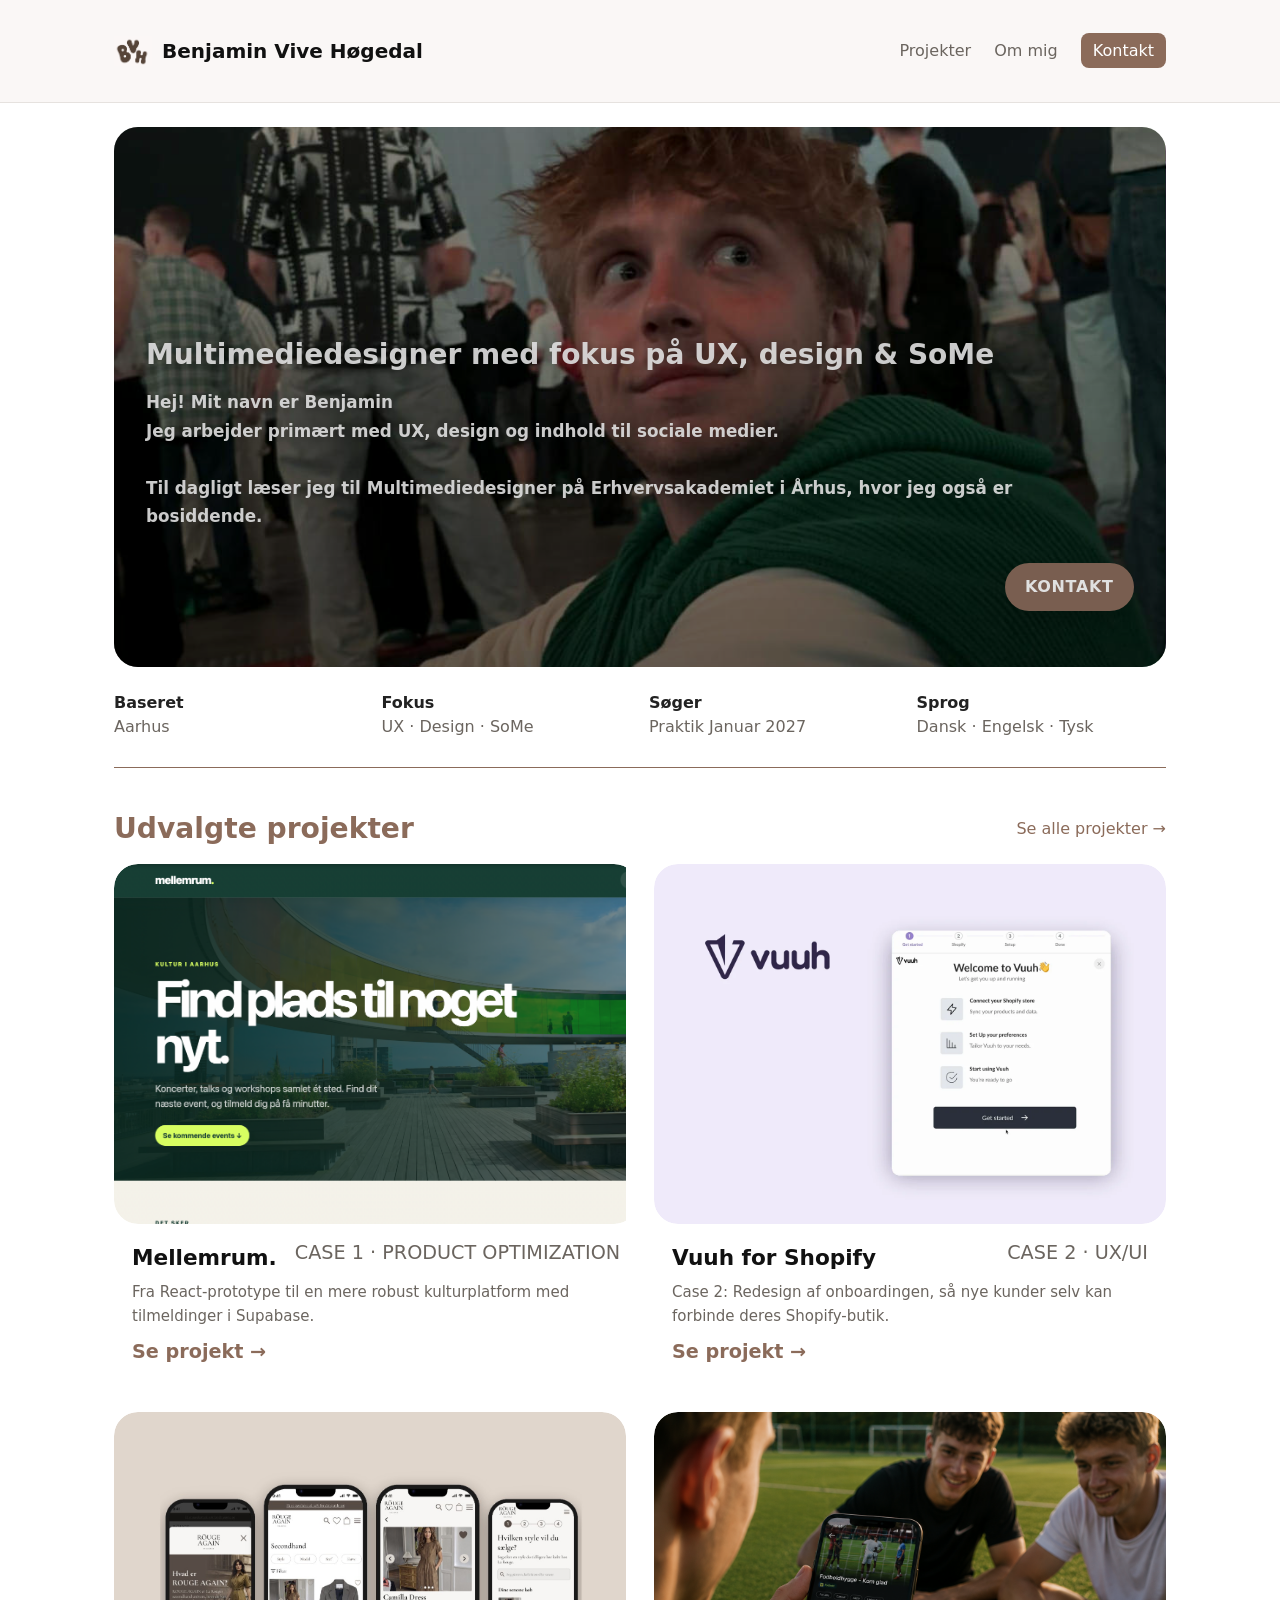
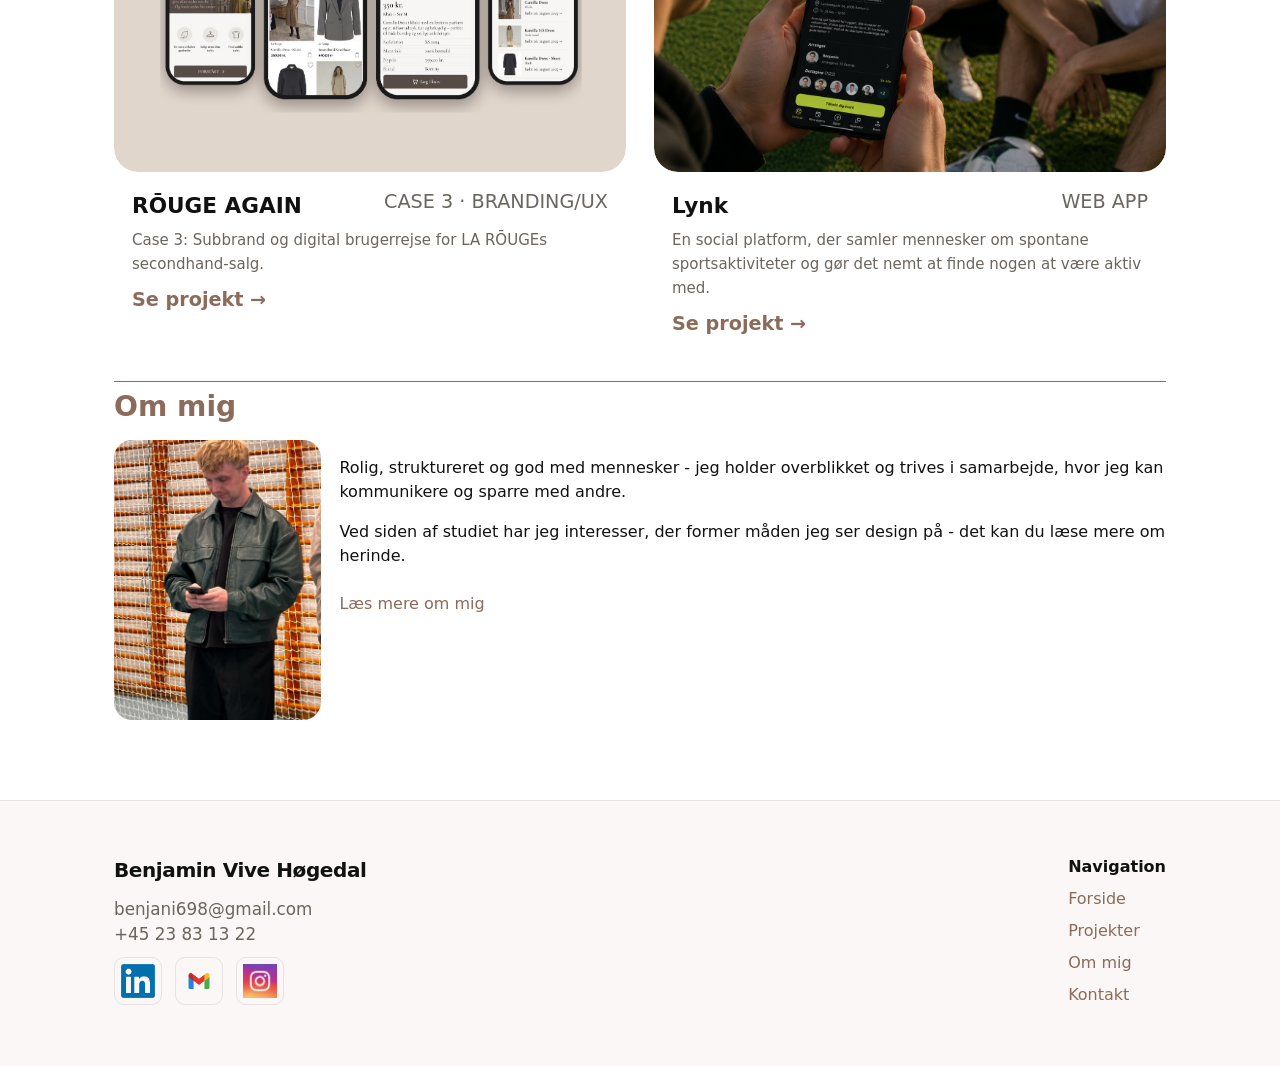
<file: index.html>
<!doctype html>
<html lang="da">
  <head>
    <meta charset="utf-8" />
    <meta name="viewport" content="width=device-width,initial-scale=1" />
    <title>Benjamin Vive Høgedal — Portfolio</title>
    <link rel="icon" type="image/png" href="Images/bvh.png" />
    <link rel="stylesheet" href="css/styles.css?v=20260813" />
  </head>
  <body>
    <header class="site-header">
      <div class="container header-inner">
        <a href="index.html" class="brand-link" aria-label="Gå til forsiden">
          <img src="Images/bvh.png" alt="BVH logo" class="brand-logo" />
          <h1 class="brand">Benjamin Vive Høgedal</h1>
        </a>
        <nav class="site-nav" aria-label="Hovednavigation">
          <a href="projects.html">Projekter</a>
          <a href="about.html">Om mig</a>
          <a href="#contact" class="btn">Kontakt</a>
        </nav>
      </div>
    </header>

    <main class="container">
      <section class="hero reveal">
        <a href="#about" class="hero-banner">
          <img
            src="Images/15306147-f0ab-44b9-8af4-e4ea9a1067a4.jpeg"
            alt="Benjamin foran baggrund"
            class="hero-image"
          />
          <div class="hero-overlay">
            <h2>Multimediedesigner med fokus på UX, design & SoMe</h2>
            <p class="lead">
              Hej! Mit navn er Benjamin<br />Jeg arbejder primært med UX, design
              og indhold til sociale medier.
              <br />
              <br />
              Til dagligt læser jeg til Multimediedesigner på Erhvervsakademiet
              i Århus, hvor jeg også er bosiddende.
            </p>
            <span class="hero-button">Kontakt</span>
          </div>
        </a>

        <ul class="meta">
          <li><strong>Baseret</strong><span>Aarhus</span></li>
          <li><strong>Fokus</strong><span>UX · Design · SoMe</span></li>
          <li><strong>Søger</strong><span>Praktik Januar 2027</span></li>
          <li><strong>Sprog</strong><span>Dansk · Engelsk · Tysk</span></li>
        </ul>
      </section>

      <section id="projects" class="projects reveal">
        <div class="section-head">
          <h3>Udvalgte projekter</h3>
          <a href="projects.html" class="see-all">Se alle projekter →</a>
        </div>

        <div class="projects-grid">
          <article class="project-card">
            <a class="card-link" href="projects/mellemrum.html">
              <div class="project-media project-media-single">
                <img
                  src="Images/mellemrum/mellemrum-home.png"
                  alt="Mellemrums forside med kommende events"
                  class="project-preview"
                  loading="lazy"
                />
              </div>
              <div class="project-copy">
                <div class="project-headline">
                  <h4 class="project-title-featured">Mellemrum.</h4>
                  <span class="project-meta">CASE 1 · PRODUCT OPTIMIZATION</span>
                </div>
                <p class="project-excerpt">
                  Fra React-prototype til en mere robust kulturplatform med tilmeldinger i Supabase.
                </p>
                <span class="project-link">Se projekt →</span>
              </div>
            </a>
          </article>

          <article class="project-card">
            <a class="card-link" href="projects/vuuh.html">
              <div class="project-media project-media-single">
                <img
                  src="Images/vuuh/vuuh-kort.webp"
                  alt="Vuuh-logo og den redesignede Get started-skærm"
                  class="project-preview vuuh-preview"
                  style="object-position: center"
                />
              </div>
              <div class="project-copy">
                <div class="project-headline">
                  <h4 class="project-title-featured">Vuuh for Shopify</h4>
                  <span class="project-meta">CASE 2 · UX/UI</span>
                </div>
                <p class="project-excerpt">
                  Case 2: Redesign af onboardingen, så nye kunder selv kan
                  forbinde deres Shopify-butik.
                </p>
                <span class="project-link">Se projekt →</span>
              </div>
            </a>
          </article>

          <article class="project-card">
            <a class="card-link" href="projects/rouge-again.html">
              <div class="project-media project-media-single">
                <img
                  src="assets/case3/card-thumb.jpg"
                  alt="Kampagnebillede for RŌUGE AGAIN med model, RA-monogram og teksten secondhand styles med nyt liv"
                  class="project-preview"
                  width="1400"
                  height="980"
                  loading="lazy"
                />
              </div>
              <div class="project-copy">
                <div class="project-headline">
                  <h4 class="project-title-featured">RŌUGE AGAIN</h4>
                  <span class="project-meta">CASE 3 · BRANDING/UX</span>
                </div>
                <p class="project-excerpt">
                  Case 3: Subbrand og digital brugerrejse for LA RŌUGEs
                  secondhand-salg.
                </p>
                <span class="project-link">Se projekt →</span>
              </div>
            </a>
          </article>

          <article class="project-card">
            <a class="card-link" href="projects/project1.html">
              <div class="project-media project-media-single">
                <img
                  src="Images/lynk1.png"
                  alt="Lynk preview"
                  class="project-preview"
                />
              </div>
              <div class="project-copy">
                <div class="project-headline">
                  <h4 class="project-title-featured">Lynk</h4>
                  <span class="project-meta">WEB APP</span>
                </div>
                <p class="project-excerpt">
                  En social platform, der samler mennesker om spontane
                  sportsaktiviteter og gør det nemt at finde nogen at være
                  aktiv med.
                </p>
                <span class="project-link">Se projekt →</span>
              </div>
            </a>
          </article>

        </div>
      </section>

      <section id="about" class="about reveal">
        <h3>Om mig</h3>
        <div class="about-inner">
          <img
            src="Images/Img_4959-kopi.png"
            alt="Benjamin med telefon"
            class="about-img"
          />
          <div>
            <p>
              Rolig, struktureret og god med mennesker - jeg holder overblikket
              og trives i samarbejde, hvor jeg kan kommunikere og sparre med
              andre.
            </p>
            <p>
              Ved siden af studiet har jeg interesser, der former måden jeg ser
              design på - det kan du læse mere om herinde.
            </p>
            <a href="about.html" class="link-more">Læs mere om mig</a>
          </div>
        </div>
      </section>
    </main>

    <footer id="contact" class="site-footer">
      <div class="container footer-inner">
        <div class="contact-card">
          <h4>Benjamin Vive Høgedal</h4>
          <p class="muted">benjani698@gmail.com<br />+45 23 83 13 22</p>
          <div class="socials">
            <a
              href="https://www.linkedin.com/in/benjamin-h%C3%B8gedal-1390563bb/"
              aria-label="LinkedIn"
              target="_blank"
              rel="noopener noreferrer"
              ><img
                src="Images/LinkedIn_logo_initials.png.webp"
                alt="LinkedIn"
                width="28"
            /></a>
            <a
              href="mailto:benjani698@gmail.com"
              aria-label="Gmail"
              target="_blank"
              rel="noopener noreferrer"
              ><img src="Images/GmailLogo.png" alt="Gmail" width="28"
            /></a>
            <a
              href="https://www.instagram.com/benjaminhogedal/"
              aria-label="Instagram"
              target="_blank"
              rel="noopener noreferrer"
              ><img src="Images/InstaLogo.jpeg" alt="Instagram" width="28"
            /></a>
          </div>
        </div>

        <nav class="footer-nav" aria-label="Footer navigation">
          <strong>Navigation</strong>
          <a href="index.html">Forside</a>
          <a href="projects.html">Projekter</a>
          <a href="about.html">Om mig</a>
          <a href="index.html#contact">Kontakt</a>
        </nav>
      </div>
    </footer>

    <script src="js/main.js?v=20260813"></script>
  </body>
</html>
</file>
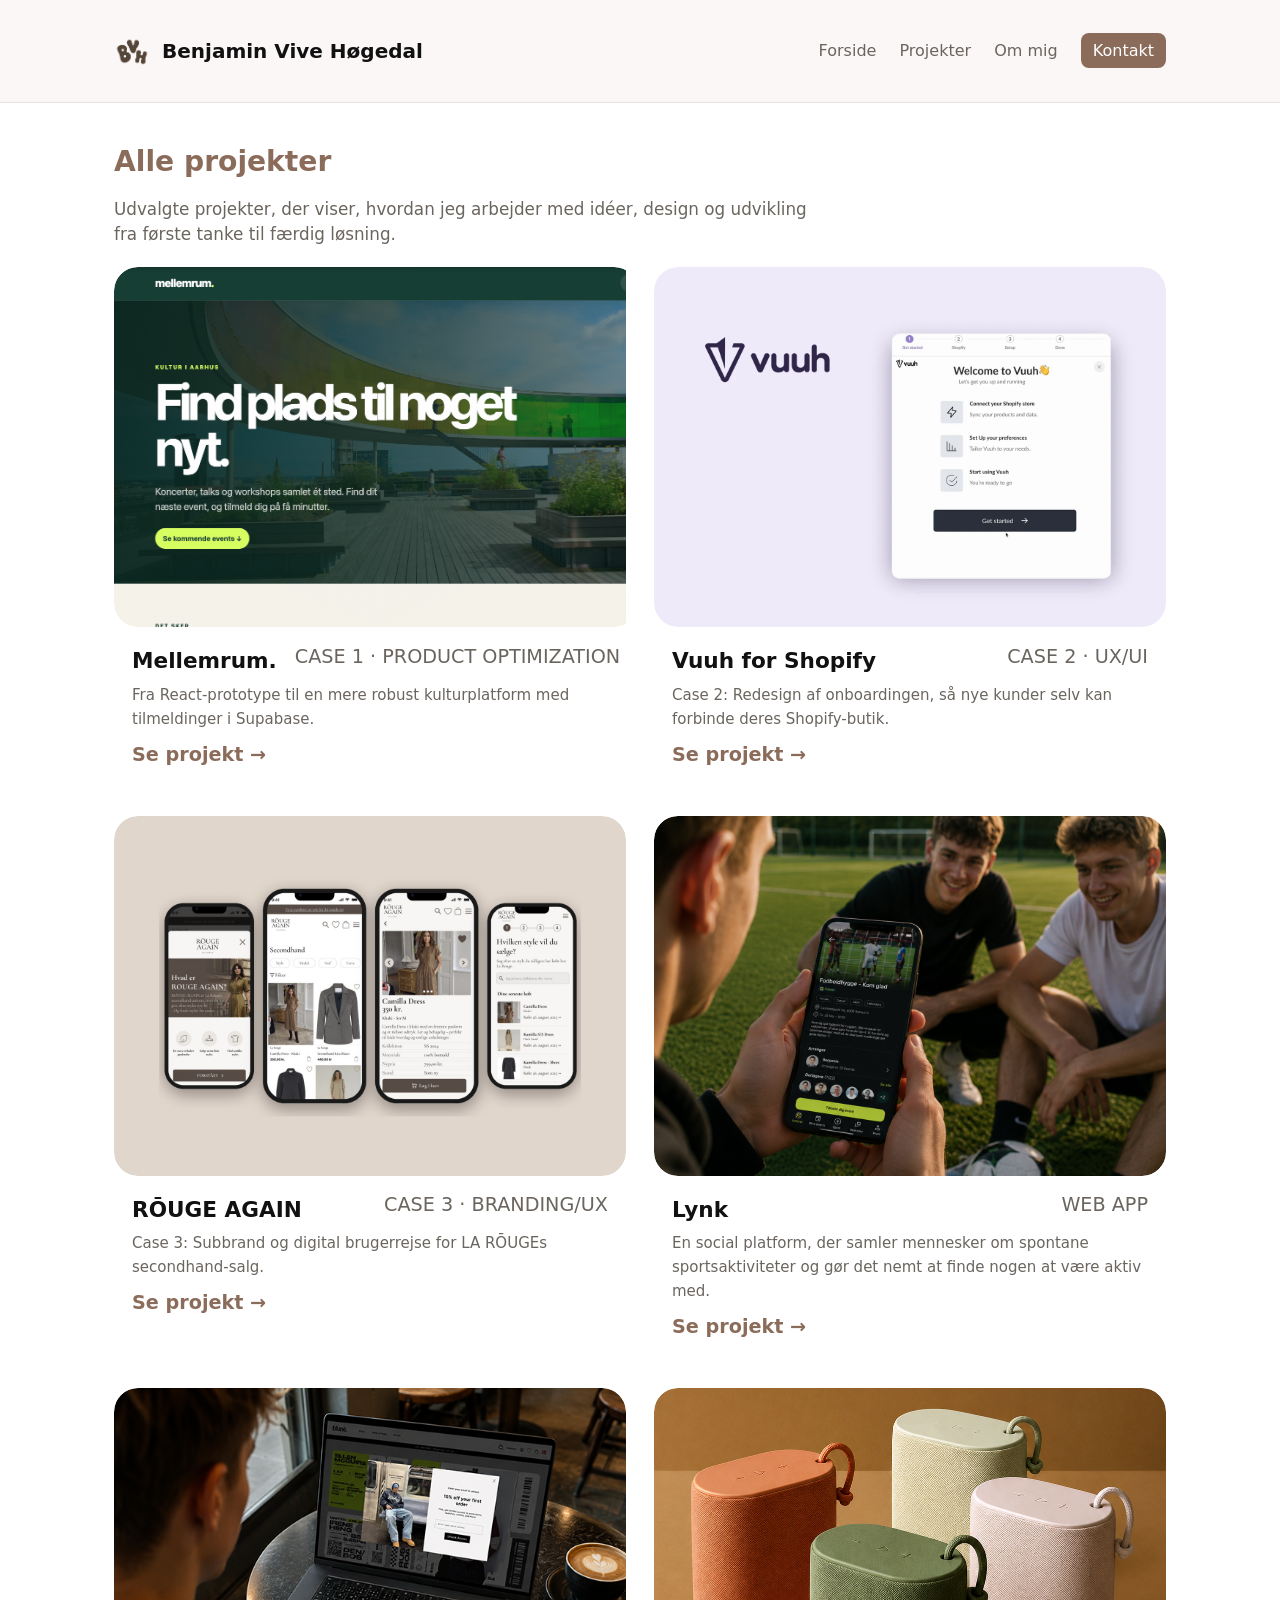
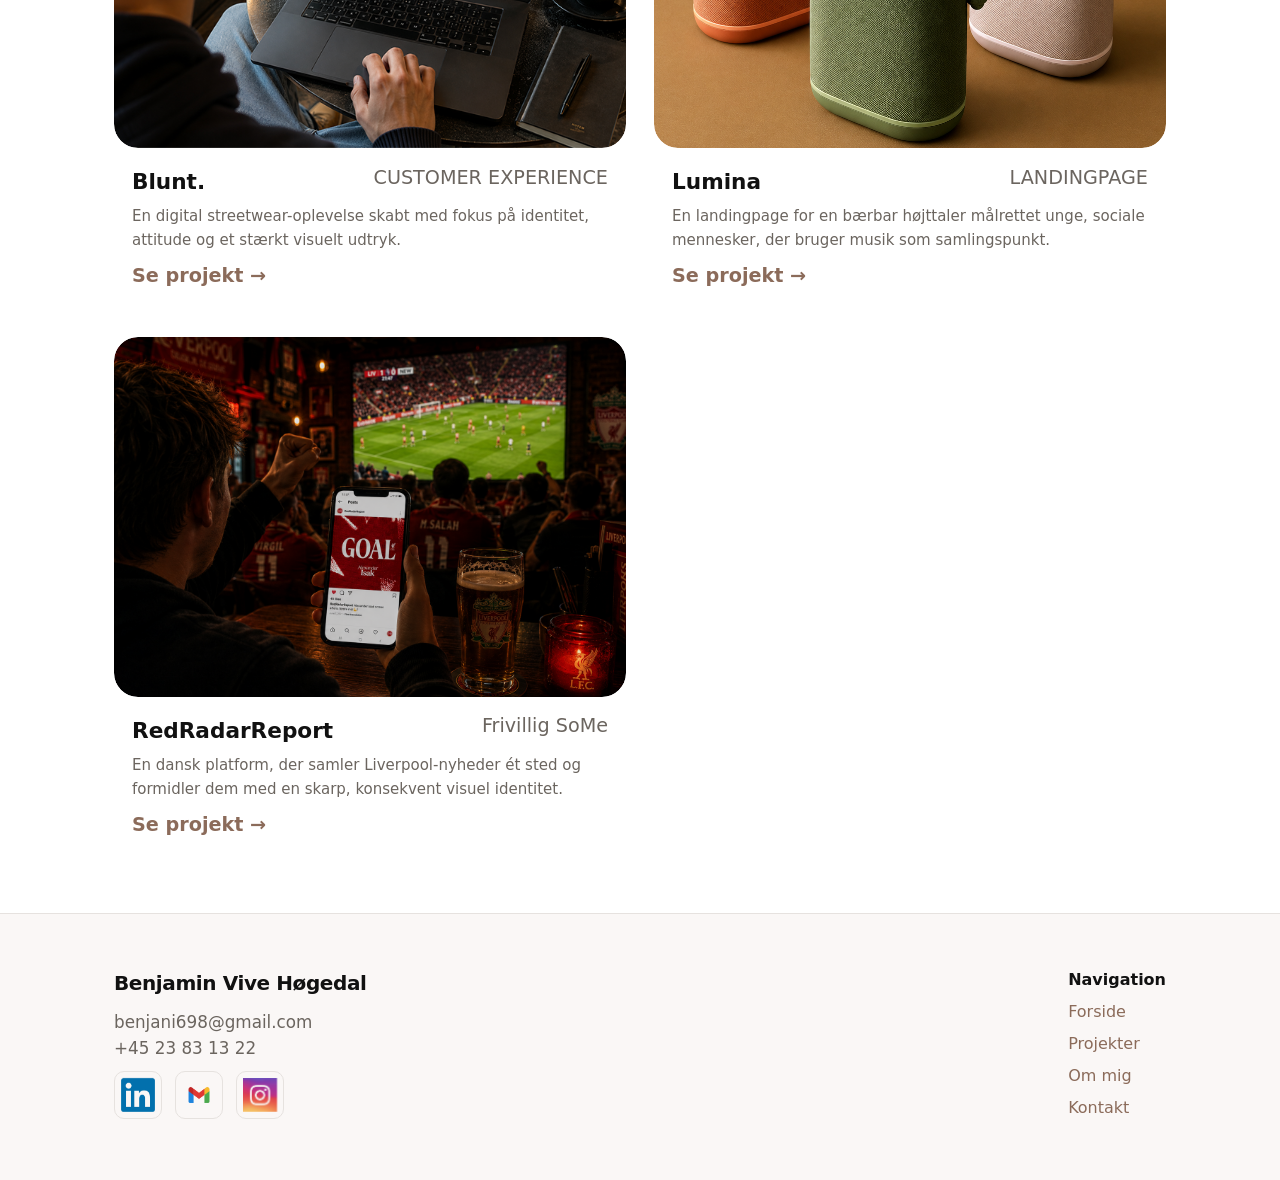
<file: projects.html>
<!doctype html>
<html lang="da">
  <head>
    <meta charset="utf-8" />
    <meta name="viewport" content="width=device-width,initial-scale=1" />
    <title>Alle projekter — Benjamin Vive Høgedal</title>
    <link rel="icon" type="image/png" href="Images/bvh.png" />
    <link rel="stylesheet" href="css/styles.css?v=20260813" />
    <link rel="stylesheet" href="css/rouge-card.css" />
  </head>
  <body>
    <header class="site-header">
      <div class="container header-inner">
        <a href="index.html" class="brand-link" aria-label="Gå til forsiden">
          <img src="Images/bvh.png" alt="BVH logo" class="brand-logo" />
          <h1 class="brand">Benjamin Vive Høgedal</h1>
        </a>
        <nav class="site-nav" aria-label="Hovednavigation">
          <a href="index.html">Forside</a>
          <a href="projects.html">Projekter</a>
          <a href="about.html">Om mig</a>
          <a href="index.html#contact" class="btn">Kontakt</a>
        </nav>
      </div>
    </header>

    <main class="container">
      <section class="projects projects-page-list">
        <div class="section-head">
          <h3>Alle projekter</h3>
        </div>
        <p class="projects-page-intro">
          Udvalgte projekter, der viser, hvordan jeg arbejder med idéer, design
          og udvikling fra første tanke til færdig løsning.
        </p>

        <div class="projects-grid">
          <article class="project-card">
            <a class="card-link" href="projects/mellemrum.html">
              <div class="project-media project-media-single">
                <img
                  src="Images/mellemrum/mellemrum-home.png"
                  alt="Mellemrums forside med kommende events"
                  class="project-preview"
                  loading="lazy"
                />
              </div>
              <div class="project-copy">
                <div class="project-headline">
                  <h4 class="project-title-featured">Mellemrum.</h4>
                  <span class="project-meta">CASE 1 · PRODUCT OPTIMIZATION</span>
                </div>
                <p class="project-excerpt">
                  Fra React-prototype til en mere robust kulturplatform med tilmeldinger i Supabase.
                </p>
                <span class="project-link">Se projekt →</span>
              </div>
            </a>
          </article>

          <article class="project-card">
            <a class="card-link" href="projects/vuuh.html">
              <div class="project-media project-media-single">
                <img
                  src="Images/vuuh/vuuh-kort.webp"
                  alt="Vuuh-logo og den redesignede Get started-skærm"
                  class="project-preview vuuh-preview"
                  style="object-position: center"
                />
              </div>
              <div class="project-copy">
                <div class="project-headline">
                  <h4 class="project-title-featured">Vuuh for Shopify</h4>
                  <span class="project-meta">CASE 2 · UX/UI</span>
                </div>
                <p class="project-excerpt">
                  Case 2: Redesign af onboardingen, så nye kunder selv kan
                  forbinde deres Shopify-butik.
                </p>
                <span class="project-link">Se projekt →</span>
              </div>
            </a>
          </article>

          <article class="project-card">
            <a class="card-link" href="projects/rouge-again.html">
              <div class="project-media project-media-single rouge-card-media">
                <img
                  src="assets/case3/card-thumb.jpg"
                  alt="Kampagnebillede for RŌUGE AGAIN med model, RA-monogram og teksten secondhand styles med nyt liv"
                  class="project-preview rouge-preview"
                  width="1400"
                  height="980"
                  loading="lazy"
                />
                <span class="rouge-card-placeholder" aria-hidden="true">Billede mangler<code>card-thumb.jpg</code></span>
              </div>
              <div class="project-copy">
                <div class="project-headline">
                  <h4 class="project-title-featured">RŌUGE AGAIN</h4>
                  <span class="project-meta">CASE 3 · BRANDING/UX</span>
                </div>
                <p class="project-excerpt">Case 3: Subbrand og digital brugerrejse for LA RŌUGEs secondhand-salg.</p>
                <span class="project-link">Se projekt →</span>
              </div>
            </a>
          </article>

          <article class="project-card">
            <a class="card-link" href="projects/project1.html">
              <div class="project-media project-media-single">
                <img
                  src="Images/lynk1.png"
                  alt="Lynk preview"
                  class="project-preview"
                />
              </div>
              <div class="project-copy">
                <div class="project-headline">
                  <h4 class="project-title-featured">Lynk</h4>
                  <span class="project-meta">WEB APP</span>
                </div>
                <p class="project-excerpt">
                  En social platform, der samler mennesker om spontane
                  sportsaktiviteter og gør det nemt at finde nogen at være
                  aktiv med.
                </p>
                <span class="project-link">Se projekt →</span>
              </div>
            </a>
          </article>

          <article class="project-card">
            <a class="card-link" href="projects/project2.html">
              <div class="project-media project-media-single">
                <img
                  src="Images/blunt1.png"
                  alt="Blunt preview"
                  class="project-preview"
                />
              </div>
              <div class="project-copy">
                <div class="project-headline">
                  <h4 class="project-title-featured">Blunt.</h4>
                  <span class="project-meta">CUSTOMER EXPERIENCE</span>
                </div>
                <p class="project-excerpt">
                  En digital streetwear-oplevelse skabt med fokus på identitet,
                  attitude og et stærkt visuelt udtryk.
                </p>
                <span class="project-link">Se projekt →</span>
              </div>
            </a>
          </article>

          <article class="project-card">
            <a class="card-link" href="projects/project3.html">
              <div class="project-media project-media-single">
                <img
                  src="Images/lumina1.png"
                  alt="Lumina preview"
                  class="project-preview lumina-preview"
                />
              </div>
              <div class="project-copy">
                <div class="project-headline">
                  <h4 class="project-title-featured">Lumina</h4>
                  <span class="project-meta">LANDINGPAGE</span>
                </div>
                <p class="project-excerpt">
                  En landingpage for en bærbar højttaler målrettet unge, sociale
                  mennesker, der bruger musik som samlingspunkt.
                </p>
                <span class="project-link">Se projekt →</span>
              </div>
            </a>
          </article>

          <article class="project-card">
            <a class="card-link" href="projects/project4.html">
              <div class="project-media project-media-single">
                <img
                  src="Images/red1.png"
                  alt="RedRadarReport preview"
                  class="project-preview"
                />
              </div>
              <div class="project-copy">
                <div class="project-headline">
                  <h4 class="project-title-featured">RedRadarReport</h4>
                  <span class="project-meta">Frivillig SoMe</span>
                </div>
                <p class="project-excerpt">
                  En dansk platform, der samler Liverpool-nyheder ét sted og
                  formidler dem med en skarp, konsekvent visuel identitet.
                </p>
                <span class="project-link">Se projekt →</span>
              </div>
            </a>
          </article>

        </div>
      </section>
    </main>

    <footer class="site-footer">
      <div class="container footer-inner">
        <div class="contact-card">
          <h4>Benjamin Vive Høgedal</h4>
          <p class="muted">benjani698@gmail.com<br />+45 23 83 13 22</p>
          <div class="socials">
            <a
              href="https://www.linkedin.com/in/benjamin-h%C3%B8gedal-1390563bb/"
              aria-label="LinkedIn"
              target="_blank"
              rel="noopener noreferrer"
              ><img
                src="Images/LinkedIn_logo_initials.png.webp"
                alt="LinkedIn"
                width="28"
            /></a>
            <a
              href="mailto:benjani698@gmail.com"
              aria-label="Gmail"
              target="_blank"
              rel="noopener noreferrer"
              ><img src="Images/GmailLogo.png" alt="Gmail" width="28"
            /></a>
            <a
              href="https://www.instagram.com/benjaminhogedal/"
              aria-label="Instagram"
              target="_blank"
              rel="noopener noreferrer"
              ><img src="Images/InstaLogo.jpeg" alt="Instagram" width="28"
            /></a>
          </div>
        </div>
        <nav class="footer-nav" aria-label="Footer navigation">
          <strong>Navigation</strong>
          <a href="index.html">Forside</a>
          <a href="projects.html">Projekter</a>
          <a href="about.html">Om mig</a>
          <a href="index.html#contact">Kontakt</a>
        </nav>
      </div>
    </footer>
    <script>
      document.querySelectorAll(".rouge-card-media img").forEach((image) => {
        const markLoaded = () => image.closest(".rouge-card-media").classList.add("is-loaded");
        if (image.complete && image.naturalWidth > 0) markLoaded();
        else image.addEventListener("load", markLoaded, { once: true });
      });
    </script>
  </body>
</html>
</file>
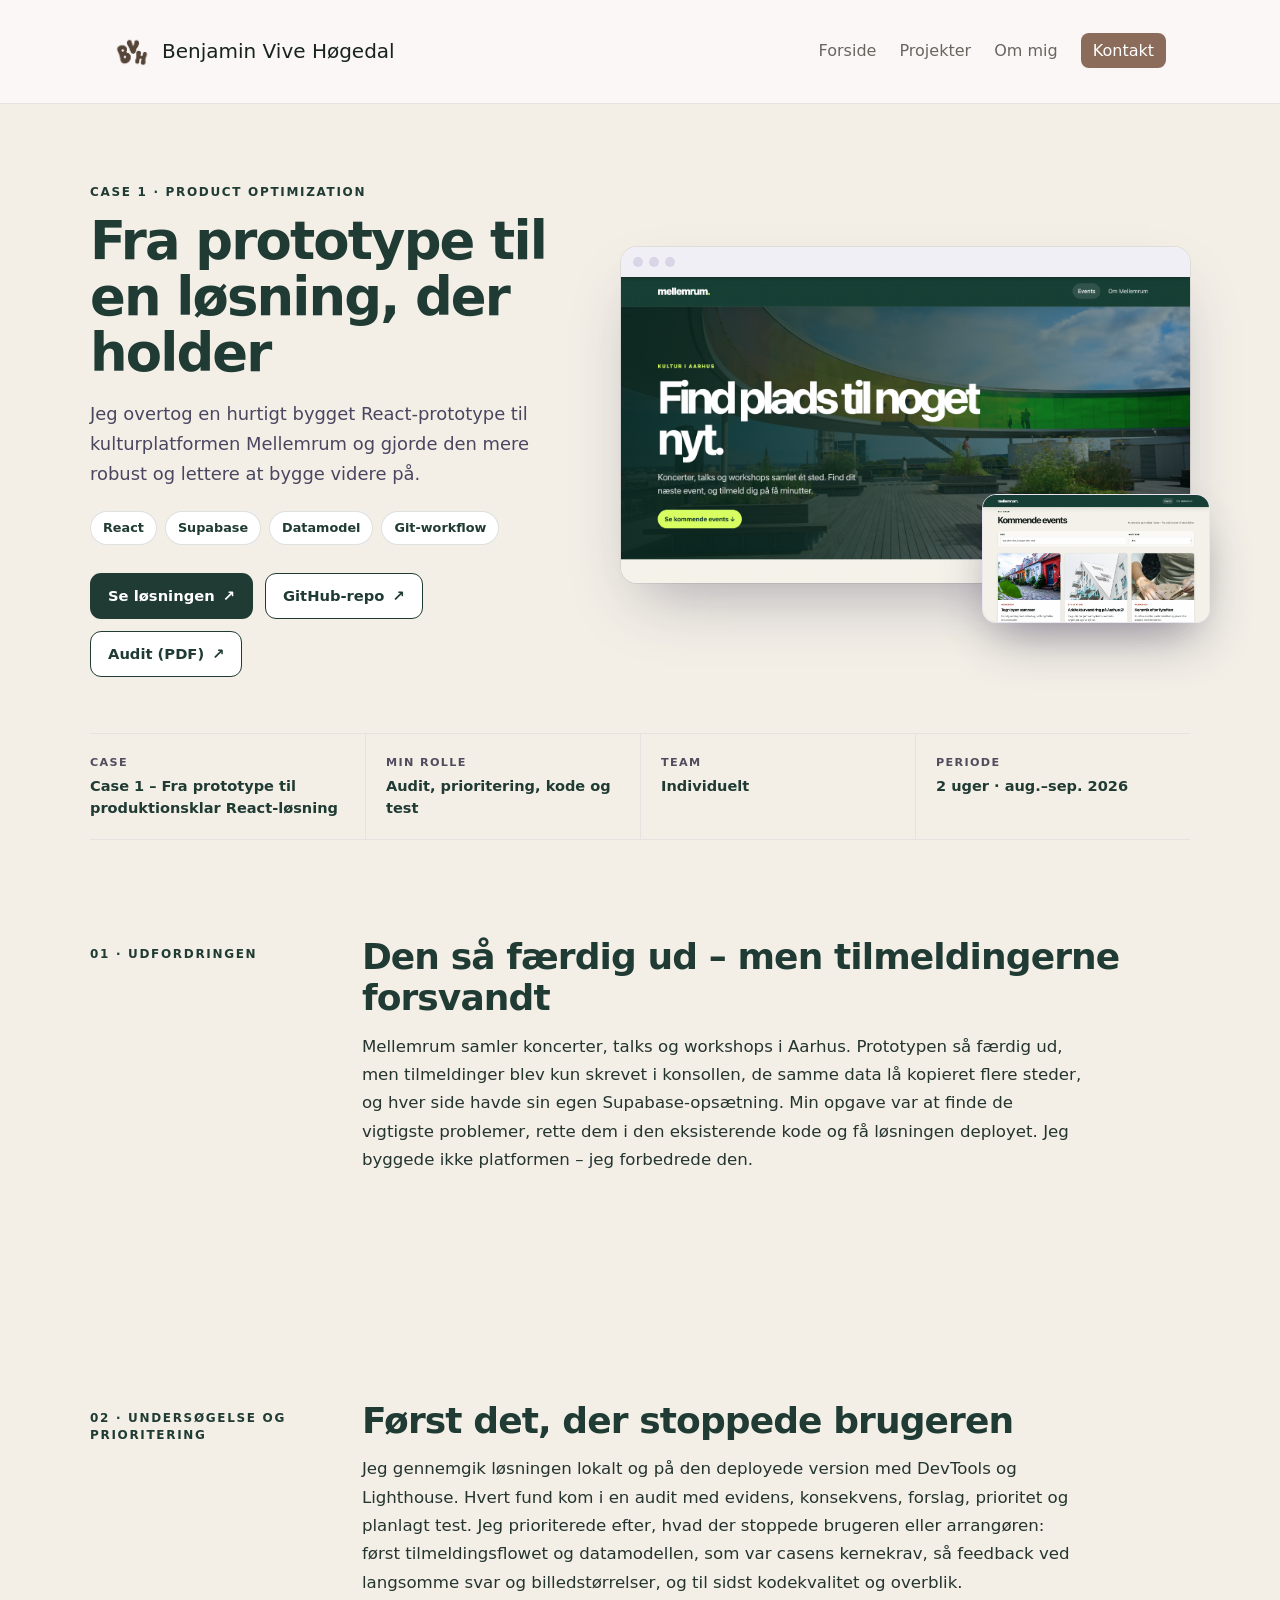
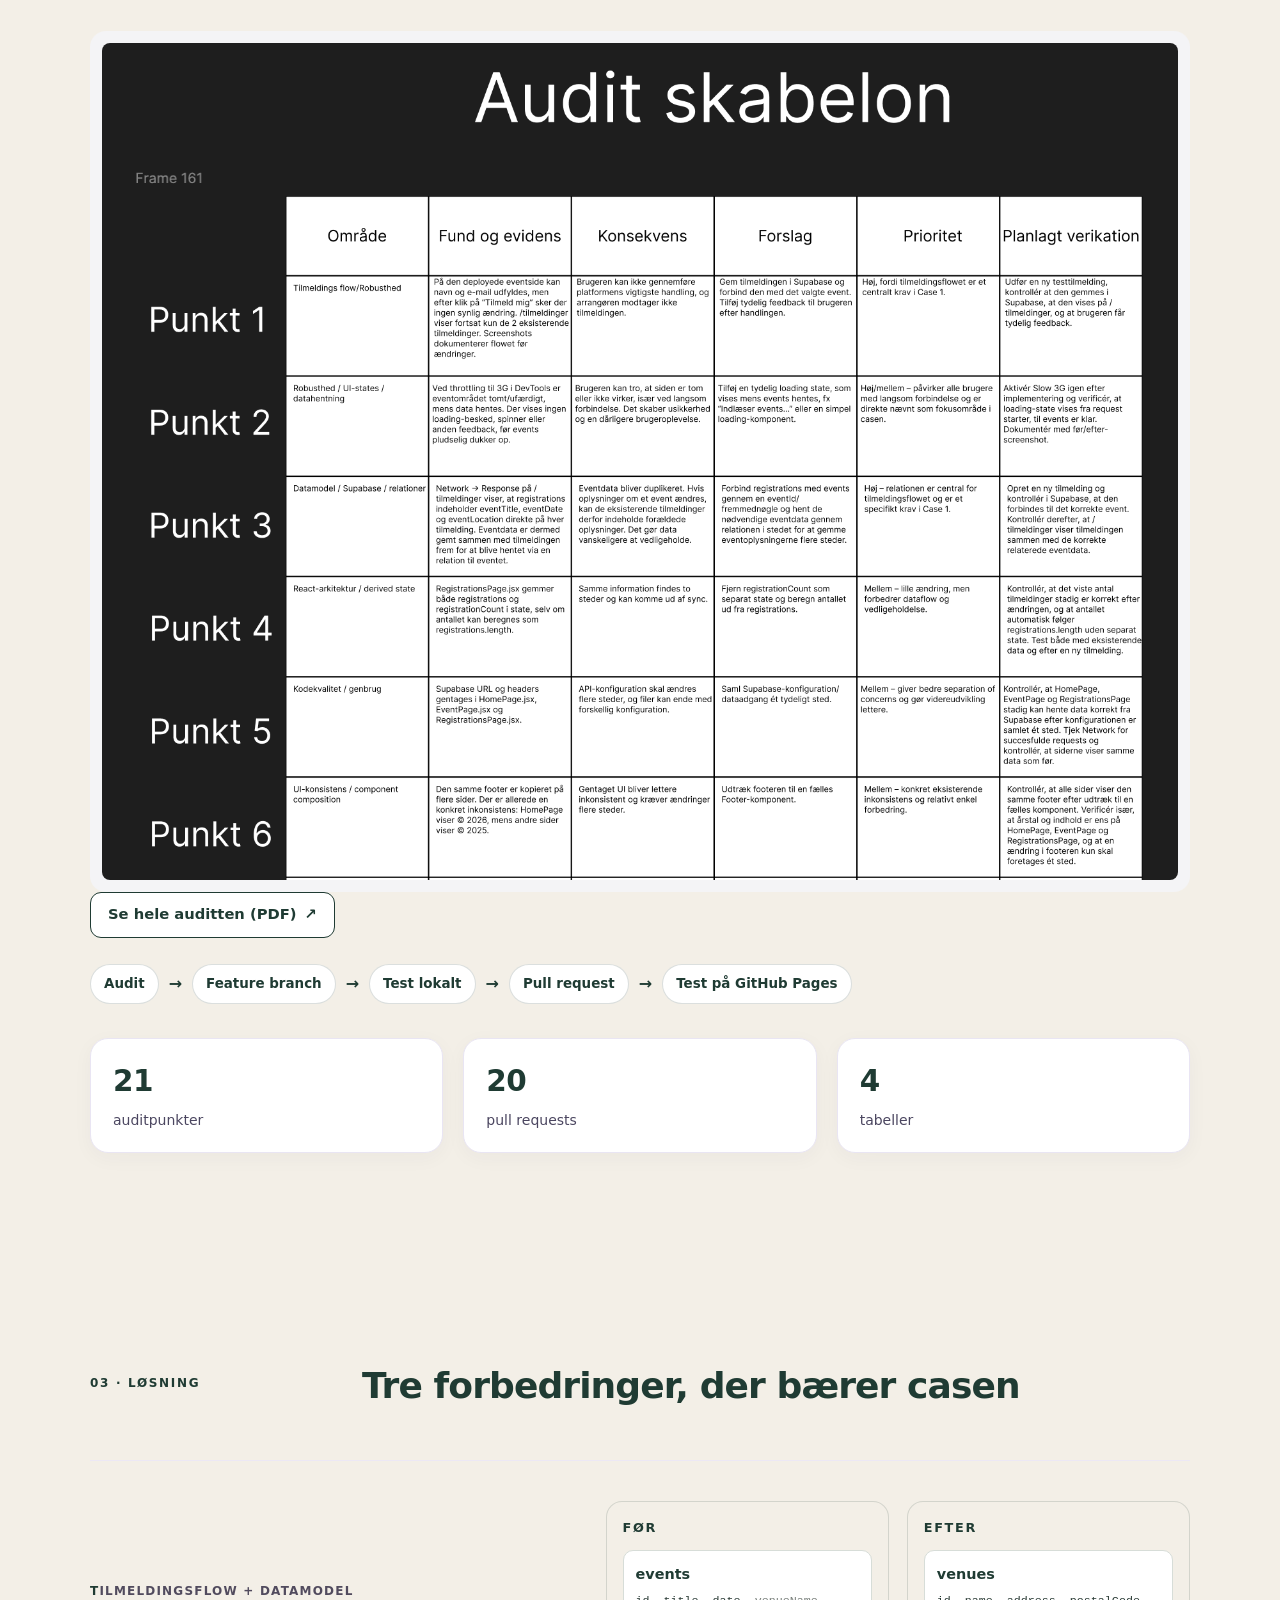
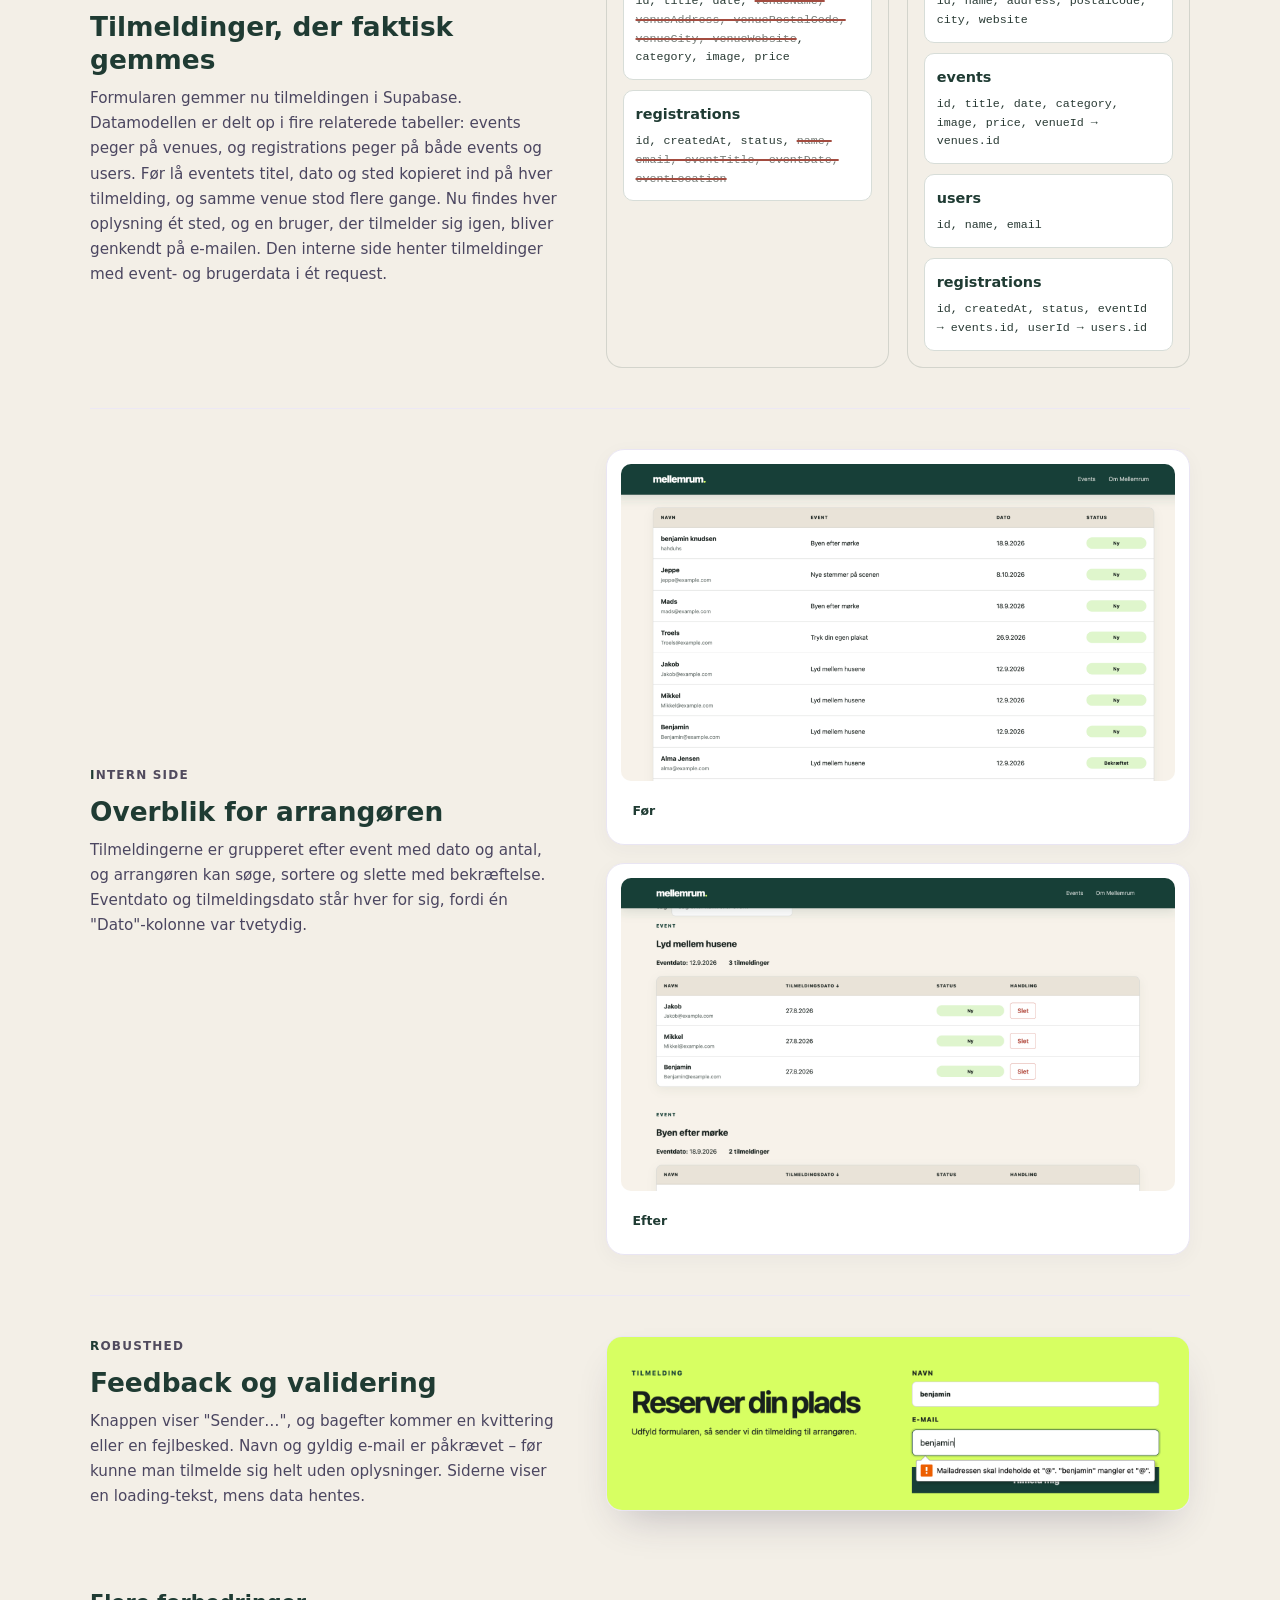
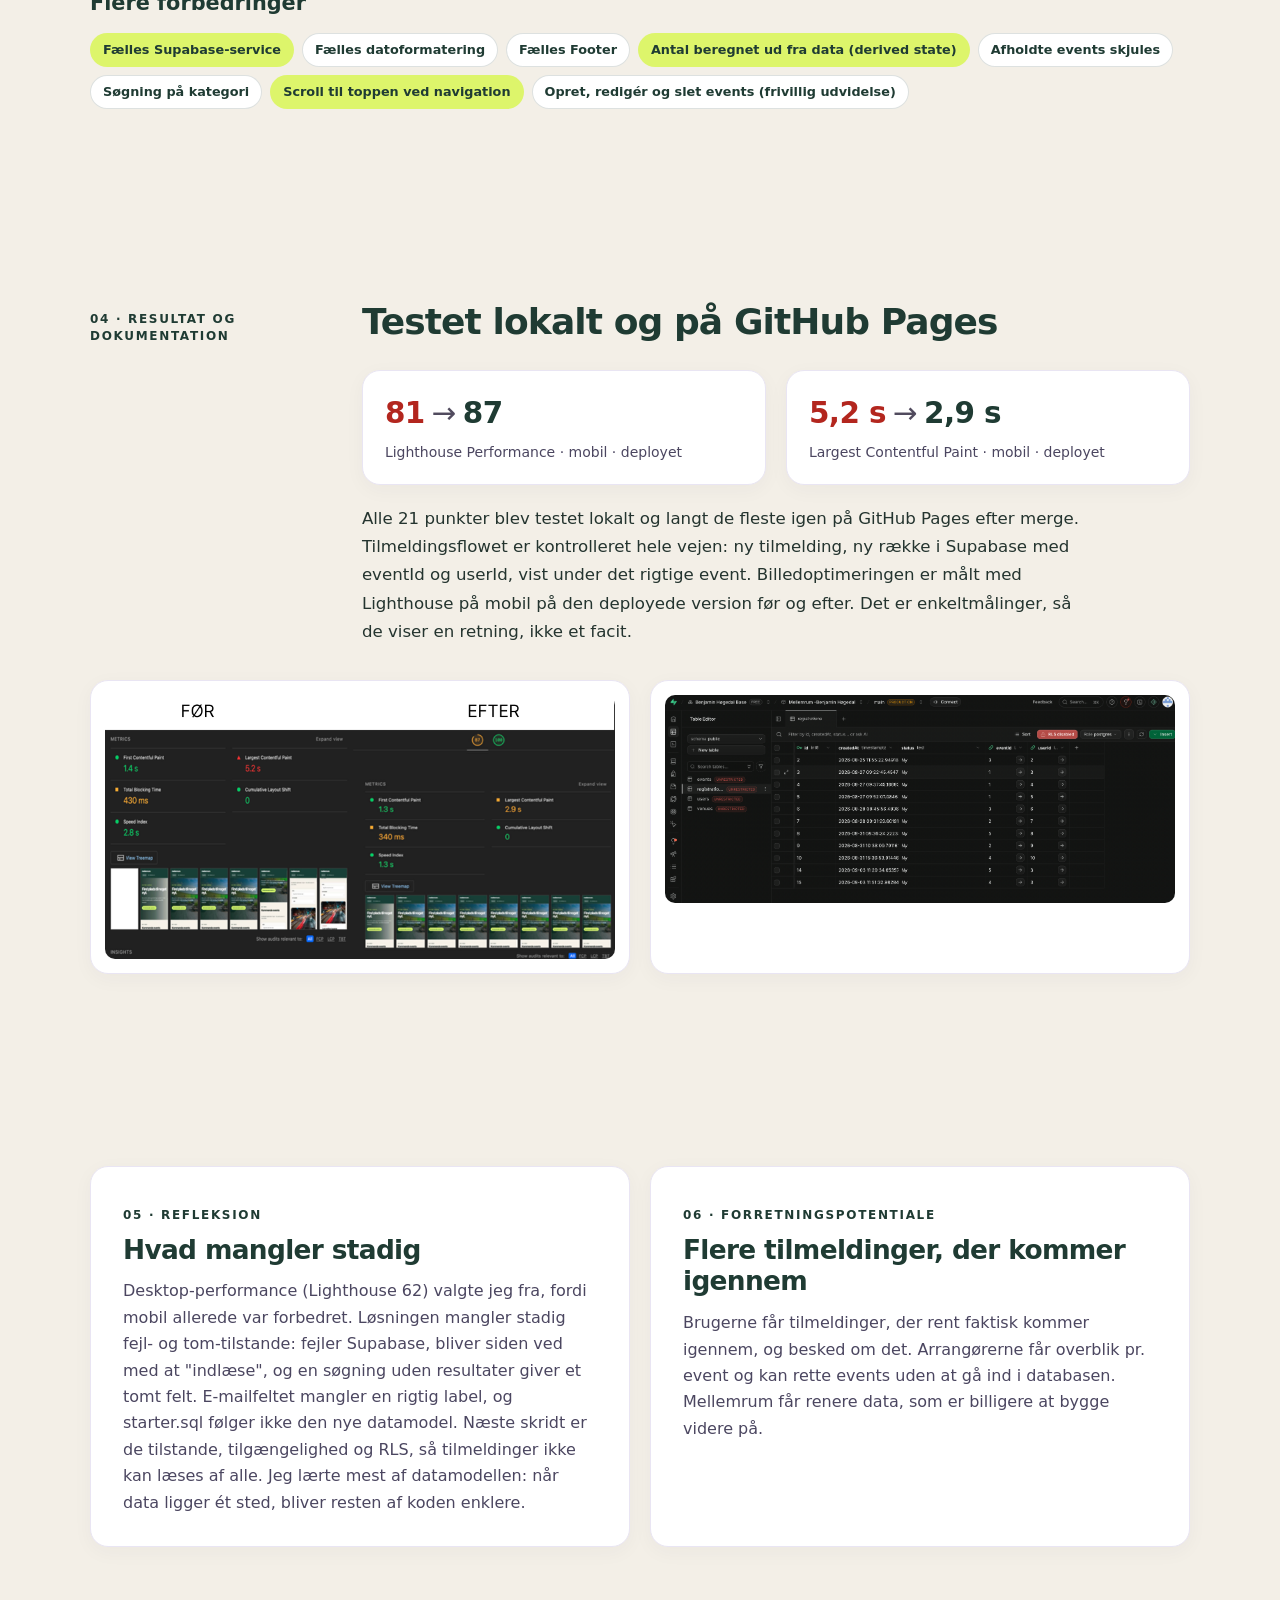
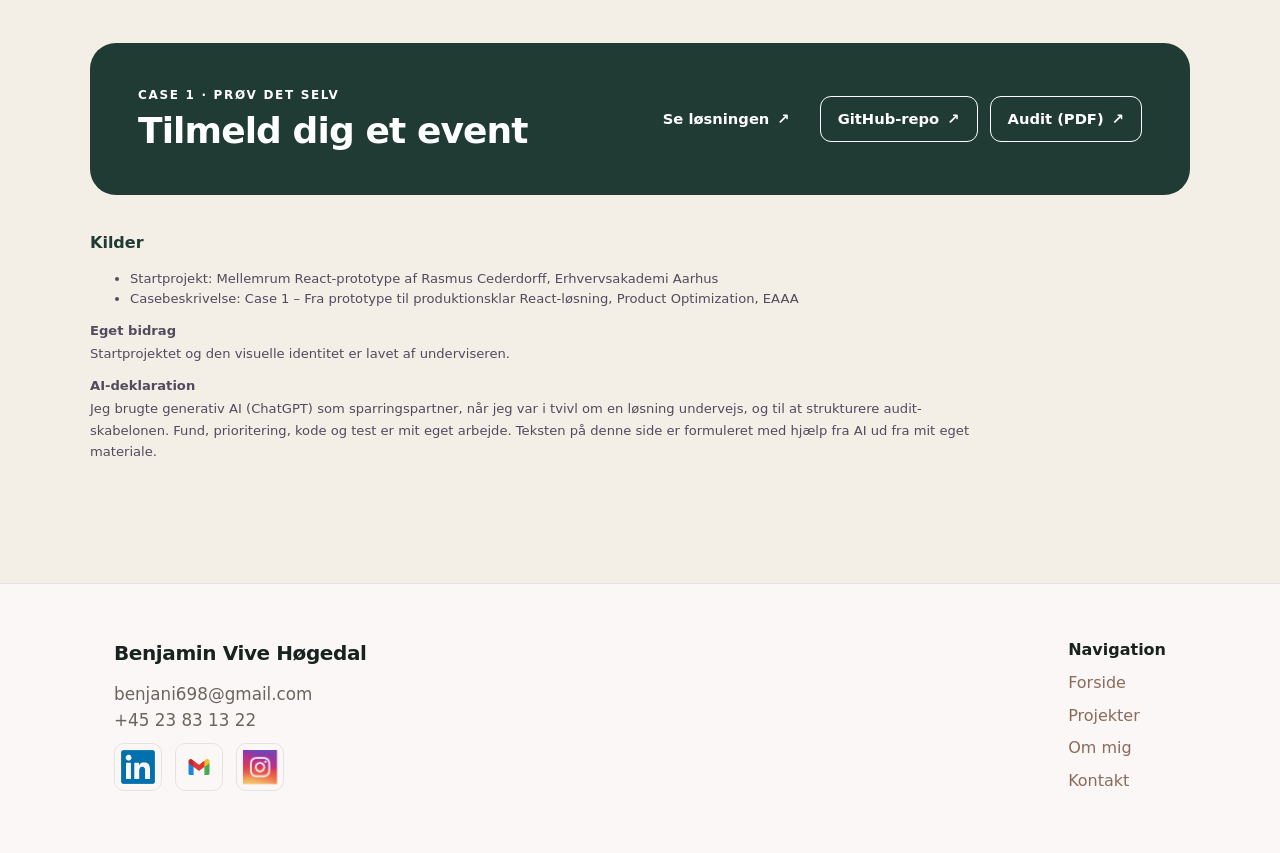
<file: projects/mellemrum.html>
<!doctype html>
<html lang="da">
  <head>
    <meta charset="utf-8" />
    <meta name="viewport" content="width=device-width,initial-scale=1" />
    <title>Case 1: Mellemrum — Benjamin Vive Høgedal</title>
    <meta name="description" content="Fra React-prototype til en mere robust kulturplatform med gemte tilmeldinger, relateret datamodel og bedre overblik." />
    <link rel="icon" type="image/png" href="../Images/bvh.png" />
    <link rel="stylesheet" href="../css/styles.css?v=20260813" />
    <link rel="stylesheet" href="../css/vuuh.css" />
    <link rel="stylesheet" href="../css/mellemrum.css" />
  </head>
  <body class="case-vuuh case-mellemrum">
    <header class="site-header">
      <div class="container header-inner">
        <a href="../index.html" class="brand-link" aria-label="Gå til forsiden">
          <img src="../Images/bvh.png" alt="BVH logo" class="brand-logo" />
          <span class="brand">Benjamin Vive Høgedal</span>
        </a>
        <nav class="site-nav" aria-label="Hovednavigation">
          <a href="../index.html">Forside</a>
          <a href="../projects.html">Projekter</a>
          <a href="../about.html">Om mig</a>
          <a href="../index.html#contact" class="btn">Kontakt</a>
        </nav>
      </div>
    </header>

    <main class="case-vuuh-main">
      <div class="case-vuuh-container">
        <section class="vv-hero reveal" aria-labelledby="vv-title">
          <div class="vv-hero-copy">
            <p class="vv-eyebrow">CASE 1 · PRODUCT OPTIMIZATION</p>
            <h1 id="vv-title">Fra prototype til en løsning, der holder</h1>
            <p class="vv-lead">Jeg overtog en hurtigt bygget React-prototype til kulturplatformen Mellemrum og gjorde den mere robust og lettere at bygge videre på.</p>
            <ul class="vv-tags" aria-label="Projektområder">
              <li>React</li><li>Supabase</li><li>Datamodel</li><li>Git-workflow</li>
            </ul>
            <div class="vv-actions">
              <a class="vv-button vv-button-primary" href="https://benjaminhogedal.github.io/Mellemrum--BenjaminH/" target="_blank" rel="noopener">Se løsningen <span aria-hidden="true">↗</span></a>
              <a class="vv-button vv-button-secondary" href="https://github.com/BenjaminHogedal/Mellemrum--BenjaminH" target="_blank" rel="noopener">GitHub-repo <span aria-hidden="true">↗</span></a>
              <a class="vv-button vv-button-secondary" href="../docs/mellemrum-audit.pdf" target="_blank" rel="noopener">Audit (PDF) <span aria-hidden="true">↗</span></a>
            </div>
          </div>
          <figure class="vv-hero-visual">
            <div class="vv-browser">
              <div class="vv-browser-bar" aria-hidden="true"><i></i><i></i><i></i></div>
              <img class="mm-home-image" src="../Images/mellemrum/mellemrum-home.png" alt="Mellemrums forside med kommende events" />
            </div>
            <img class="vv-float" src="../Images/mellemrum/mellemrum-event.png" alt="Eventside med tilmeldingsformularen" />
          </figure>
        </section>

        <div class="vv-facts reveal" role="group" aria-label="Faktabjælke">
          <div><small>Case</small><p>Case 1 – Fra prototype til produktionsklar React-løsning</p></div>
          <div><small>Min rolle</small><p>Audit, prioritering, kode og test</p></div>
          <div><small>Team</small><p>Individuelt</p></div>
          <div><small>Periode</small><p>2 uger · aug.–sep. 2026</p></div>
        </div>
      </div>

      <section class="vv-section reveal" aria-labelledby="vv-challenge-title">
        <div class="case-vuuh-container">
          <div class="vv-section-head">
            <p class="vv-number">01 · UDFORDRINGEN</p>
            <div class="vv-copy">
              <h2 id="vv-challenge-title">Den så færdig ud – men tilmeldingerne forsvandt</h2>
              <p>Mellemrum samler koncerter, talks og workshops i Aarhus. Prototypen så færdig ud, men tilmeldinger blev kun skrevet i konsollen, de samme data lå kopieret flere steder, og hver side havde sin egen Supabase-opsætning. Min opgave var at finde de vigtigste problemer, rette dem i den eksisterende kode og få løsningen deployet. Jeg byggede ikke platformen – jeg forbedrede den.</p>
            </div>
          </div>
        </div>
      </section>

      <section class="vv-section vv-tint reveal" aria-labelledby="vv-research-title">
        <div class="case-vuuh-container">
          <div class="vv-section-head">
            <p class="vv-number">02 · UNDERSØGELSE OG PRIORITERING</p>
            <div class="vv-copy">
              <h2 id="vv-research-title">Først det, der stoppede brugeren</h2>
              <p>Jeg gennemgik løsningen lokalt og på den deployede version med DevTools og Lighthouse. Hvert fund kom i en audit med evidens, konsekvens, forslag, prioritet og planlagt test. Jeg prioriterede efter, hvad der stoppede brugeren eller arrangøren: først tilmeldingsflowet og datamodellen, som var casens kernekrav, så feedback ved langsomme svar og billedstørrelser, og til sidst kodekvalitet og overblik.</p>
            </div>
          </div>
          <figure class="vv-wide">
            <img src="../Images/mellemrum/audit-table.png" alt="Udsnit af audit-tabellen med fund, konsekvenser, forslag, prioritet og planlagt verifikation" loading="lazy" />
          </figure>
          <a class="vv-button vv-button-secondary" href="../docs/mellemrum-audit.pdf" target="_blank" rel="noopener">Se hele auditten (PDF) <span aria-hidden="true">↗</span></a>
          <div class="mm-process" aria-label="Audit, feature branch, test lokalt, pull request, test på GitHub Pages">
            <span>Audit</span><b aria-hidden="true">→</b><span>Feature branch</span><b aria-hidden="true">→</b><span>Test lokalt</span><b aria-hidden="true">→</b><span>Pull request</span><b aria-hidden="true">→</b><span>Test på GitHub Pages</span>
          </div>
          <div class="vv-stats mm-audit-stats">
            <article class="vv-card vv-stat"><h3>21</h3><p>auditpunkter</p></article>
            <article class="vv-card vv-stat"><h3>20</h3><p>pull requests</p></article>
            <article class="vv-card vv-stat"><h3>4</h3><p>tabeller</p></article>
          </div>
        </div>
      </section>

      <section class="vv-section reveal" aria-labelledby="vv-solution-title">
        <div class="case-vuuh-container">
          <div class="vv-section-head">
            <p class="vv-number">03 · LØSNING</p>
            <div class="vv-copy"><h2 id="vv-solution-title">Tre forbedringer, der bærer casen</h2></div>
          </div>
          <div class="vv-choices">
            <article class="vv-choice reveal reveal-left">
              <div>
                <p class="vv-choice-label">Tilmeldingsflow + datamodel</p>
                <h3>Tilmeldinger, der faktisk gemmes</h3>
                <p>Formularen gemmer nu tilmeldingen i Supabase. Datamodellen er delt op i fire relaterede tabeller: events peger på venues, og registrations peger på både events og users. Før lå eventets titel, dato og sted kopieret ind på hver tilmelding, og samme venue stod flere gange. Nu findes hver oplysning ét sted, og en bruger, der tilmelder sig igen, bliver genkendt på e-mailen. Den interne side henter tilmeldinger med event- og brugerdata i ét request.</p>
              </div>
              <div class="mm-data-model" role="img" aria-label="Før har events kopierede venuefelter og registrations kopierede event- og brugerfelter. Efter peger events via venueId på venues, og registrations via eventId og userId på events og users." >
                <section class="mm-model-column" aria-labelledby="mm-before-title">
                  <h4 id="mm-before-title">FØR</h4>
                  <article class="mm-table">
                    <h5>events</h5>
                    <code>id, title, date, <span class="mm-copied">venueName, venueAddress, venuePostalCode, venueCity, venueWebsite</span>, category, image, price</code>
                  </article>
                  <article class="mm-table">
                    <h5>registrations</h5>
                    <code>id, createdAt, status, <span class="mm-copied">name, email, eventTitle, eventDate, eventLocation</span></code>
                  </article>
                </section>
                <section class="mm-model-column" aria-labelledby="mm-after-title">
                  <h4 id="mm-after-title">EFTER</h4>
                  <article class="mm-table">
                    <h5>venues</h5>
                    <code>id, name, address, postalCode, city, website</code>
                  </article>
                  <article class="mm-table">
                    <h5>events</h5>
                    <code>id, title, date, category, image, price, venueId → venues.id</code>
                  </article>
                  <article class="mm-table">
                    <h5>users</h5>
                    <code>id, name, email</code>
                  </article>
                  <article class="mm-table">
                    <h5>registrations</h5>
                    <code>id, createdAt, status, eventId → events.id, userId → users.id</code>
                  </article>
                </section>
              </div>
            </article>
            <article class="vv-choice vv-choice-flip reveal reveal-right">
              <div>
                <p class="vv-choice-label">Intern side</p>
                <h3>Overblik for arrangøren</h3>
                <p>Tilmeldingerne er grupperet efter event med dato og antal, og arrangøren kan søge, sortere og slette med bekræftelse. Eventdato og tilmeldingsdato står hver for sig, fordi én "Dato"-kolonne var tvetydig.</p>
              </div>
              <div class="vv-before-after mm-registration-images">
                <figure class="vv-card"><a href="../Images/mellemrum/registrations-before.png" target="_blank" rel="noopener"><img src="../Images/mellemrum/registrations-before.png" alt="Før: tilmeldinger vist i én lang liste" loading="lazy" /></a><figcaption>Før</figcaption></figure>
                <figure class="vv-card"><a href="../Images/mellemrum/registrations-after.png" target="_blank" rel="noopener"><img src="../Images/mellemrum/registrations-after.png" alt="Efter: tilmeldinger grupperet efter event med dato og antal" loading="lazy" /></a><figcaption>Efter</figcaption></figure>
              </div>
            </article>
            <article class="vv-choice reveal reveal-left">
              <div>
                <p class="vv-choice-label">Robusthed</p>
                <h3>Feedback og validering</h3>
                <p>Knappen viser "Sender…", og bagefter kommer en kvittering eller en fejlbesked. Navn og gyldig e-mail er påkrævet – før kunne man tilmelde sig helt uden oplysninger. Siderne viser en loading-tekst, mens data hentes.</p>
              </div>
              <figure class="vv-choice-image"><img src="../Images/mellemrum/form-validation.png" alt="Tilmeldingsformular med browserens fejlbesked ved ugyldig e-mail" loading="lazy" /></figure>
            </article>
          </div>
          <section class="mm-improvements" aria-labelledby="mm-improvements-title">
            <h3 id="mm-improvements-title">Flere forbedringer</h3>
            <ul class="vv-tags" aria-label="Flere forbedringer">
              <li>Fælles Supabase-service</li>
              <li>Fælles datoformatering</li>
              <li>Fælles Footer</li>
              <li>Antal beregnet ud fra data (derived state)</li>
              <li>Afholdte events skjules</li>
              <li>Søgning på kategori</li>
              <li>Scroll til toppen ved navigation</li>
              <li>Opret, redigér og slet events (frivillig udvidelse)</li>
            </ul>
          </section>
        </div>
      </section>

      <section class="vv-section vv-tint reveal" aria-labelledby="vv-result-title">
        <div class="case-vuuh-container">
          <div class="vv-section-head">
            <p class="vv-number">04 · RESULTAT OG DOKUMENTATION</p>
            <div class="vv-copy">
              <h2 id="vv-result-title">Testet lokalt og på GitHub Pages</h2>
              <div class="vv-stats">
                <article class="vv-card vv-stat"><h3><span class="vv-before">81</span><span class="vv-arrow" aria-hidden="true">→</span><span class="vv-after">87</span></h3><p>Lighthouse Performance · mobil · deployet</p></article>
                <article class="vv-card vv-stat"><h3><span class="vv-before">5,2 s</span><span class="vv-arrow" aria-hidden="true">→</span><span class="vv-after">2,9 s</span></h3><p>Largest Contentful Paint · mobil · deployet</p></article>
              </div>
              <p>Alle 21 punkter blev testet lokalt og langt de fleste igen på GitHub Pages efter merge. Tilmeldingsflowet er kontrolleret hele vejen: ny tilmelding, ny række i Supabase med eventId og userId, vist under det rigtige event. Billedoptimeringen er målt med Lighthouse på mobil på den deployede version før og efter. Det er enkeltmålinger, så de viser en retning, ikke et facit.</p>
            </div>
          </div>
          <div class="vv-before-after mm-result-images">
            <figure class="vv-card"><img src="../Images/mellemrum/lighthouse-before-after.png" alt="Lighthouse-målinger på mobil før og efter billedoptimering" loading="lazy" /></figure>
            <figure class="vv-card"><img src="../Images/mellemrum/supabase-registrations.png" alt="Supabase-tabellen registrations med eventId og userId" loading="lazy" /></figure>
          </div>
        </div>
      </section>

      <section class="vv-section vv-tint reveal" aria-labelledby="vv-reflection-title vv-business-title">
        <div class="case-vuuh-container vv-two-up">
          <article class="vv-card vv-reflection" aria-labelledby="vv-reflection-title">
            <p class="vv-number">05 · REFLEKSION</p>
            <h2 id="vv-reflection-title">Hvad mangler stadig</h2>
            <p>Desktop-performance (Lighthouse 62) valgte jeg fra, fordi mobil allerede var forbedret. Løsningen mangler stadig fejl- og tom-tilstande: fejler Supabase, bliver siden ved med at "indlæse", og en søgning uden resultater giver et tomt felt. E-mailfeltet mangler en rigtig label, og starter.sql følger ikke den nye datamodel. Næste skridt er de tilstande, tilgængelighed og RLS, så tilmeldinger ikke kan læses af alle. Jeg lærte mest af datamodellen: når data ligger ét sted, bliver resten af koden enklere.</p>
          </article>
          <article class="vv-card vv-reflection" aria-labelledby="vv-business-title">
            <p class="vv-number">06 · FORRETNINGSPOTENTIALE</p>
            <h2 id="vv-business-title">Flere tilmeldinger, der kommer igennem</h2>
            <p>Brugerne får tilmeldinger, der rent faktisk kommer igennem, og besked om det. Arrangørerne får overblik pr. event og kan rette events uden at gå ind i databasen. Mellemrum får renere data, som er billigere at bygge videre på.</p>
          </article>
        </div>
      </section>

      <section class="case-vuuh-container vv-cta-section reveal" aria-labelledby="vv-cta-title">
        <div class="vv-cta">
          <div><p class="vv-eyebrow">Case 1 · Prøv det selv</p><h2 id="vv-cta-title">Tilmeld dig et event</h2></div>
          <div class="vv-actions">
            <a class="vv-button vv-button-primary" href="https://benjaminhogedal.github.io/Mellemrum--BenjaminH/" target="_blank" rel="noopener">Se løsningen <span aria-hidden="true">↗</span></a>
            <a class="vv-button vv-button-secondary" href="https://github.com/BenjaminHogedal/Mellemrum--BenjaminH" target="_blank" rel="noopener">GitHub-repo <span aria-hidden="true">↗</span></a>
            <a class="vv-button vv-button-secondary" href="../docs/mellemrum-audit.pdf" target="_blank" rel="noopener">Audit (PDF) <span aria-hidden="true">↗</span></a>
          </div>
        </div>
      </section>

      <section class="case-vuuh-container vv-sources" aria-labelledby="vv-sources-title">
        <h2 id="vv-sources-title">Kilder</h2>
        <ul>
          <li>Startprojekt: Mellemrum React-prototype af Rasmus Cederdorff, Erhvervsakademi Aarhus</li>
          <li>Casebeskrivelse: Case 1 – Fra prototype til produktionsklar React-løsning, Product Optimization, EAAA</li>
        </ul>
        <h3>Eget bidrag</h3>
        <p>Startprojektet og den visuelle identitet er lavet af underviseren.</p>
        <h3>AI-deklaration</h3>
        <p>Jeg brugte generativ AI (ChatGPT) som sparringspartner, når jeg var i tvivl om en løsning undervejs, og til at strukturere audit-skabelonen. Fund, prioritering, kode og test er mit eget arbejde. Teksten på denne side er formuleret med hjælp fra AI ud fra mit eget materiale.</p>
      </section>
    </main>

    <footer id="contact" class="site-footer">
      <div class="container footer-inner">
        <div class="contact-card">
          <h4>Benjamin Vive Høgedal</h4>
          <p class="muted">benjani698@gmail.com<br />+45 23 83 13 22</p>
          <div class="socials">
            <a href="https://www.linkedin.com/in/benjamin-h%C3%B8gedal-1390563bb/" aria-label="LinkedIn" target="_blank" rel="noopener noreferrer"><img src="../Images/LinkedIn_logo_initials.png.webp" alt="LinkedIn" width="28" /></a>
            <a href="mailto:benjani698@gmail.com" aria-label="Gmail" target="_blank" rel="noopener noreferrer"><img src="../Images/GmailLogo.png" alt="Gmail" width="28" /></a>
            <a href="https://www.instagram.com/benjaminhogedal/" aria-label="Instagram" target="_blank" rel="noopener noreferrer"><img src="../Images/InstaLogo.jpeg" alt="Instagram" width="28" /></a>
          </div>
        </div>
        <nav class="footer-nav" aria-label="Footer navigation">
          <strong>Navigation</strong>
          <a href="../index.html">Forside</a>
          <a href="../projects.html">Projekter</a>
          <a href="../about.html">Om mig</a>
          <a href="../index.html#contact">Kontakt</a>
        </nav>
      </div>
    </footer>
    <script src="../js/main.js?v=20260813"></script>
  </body>
</html>
</file>
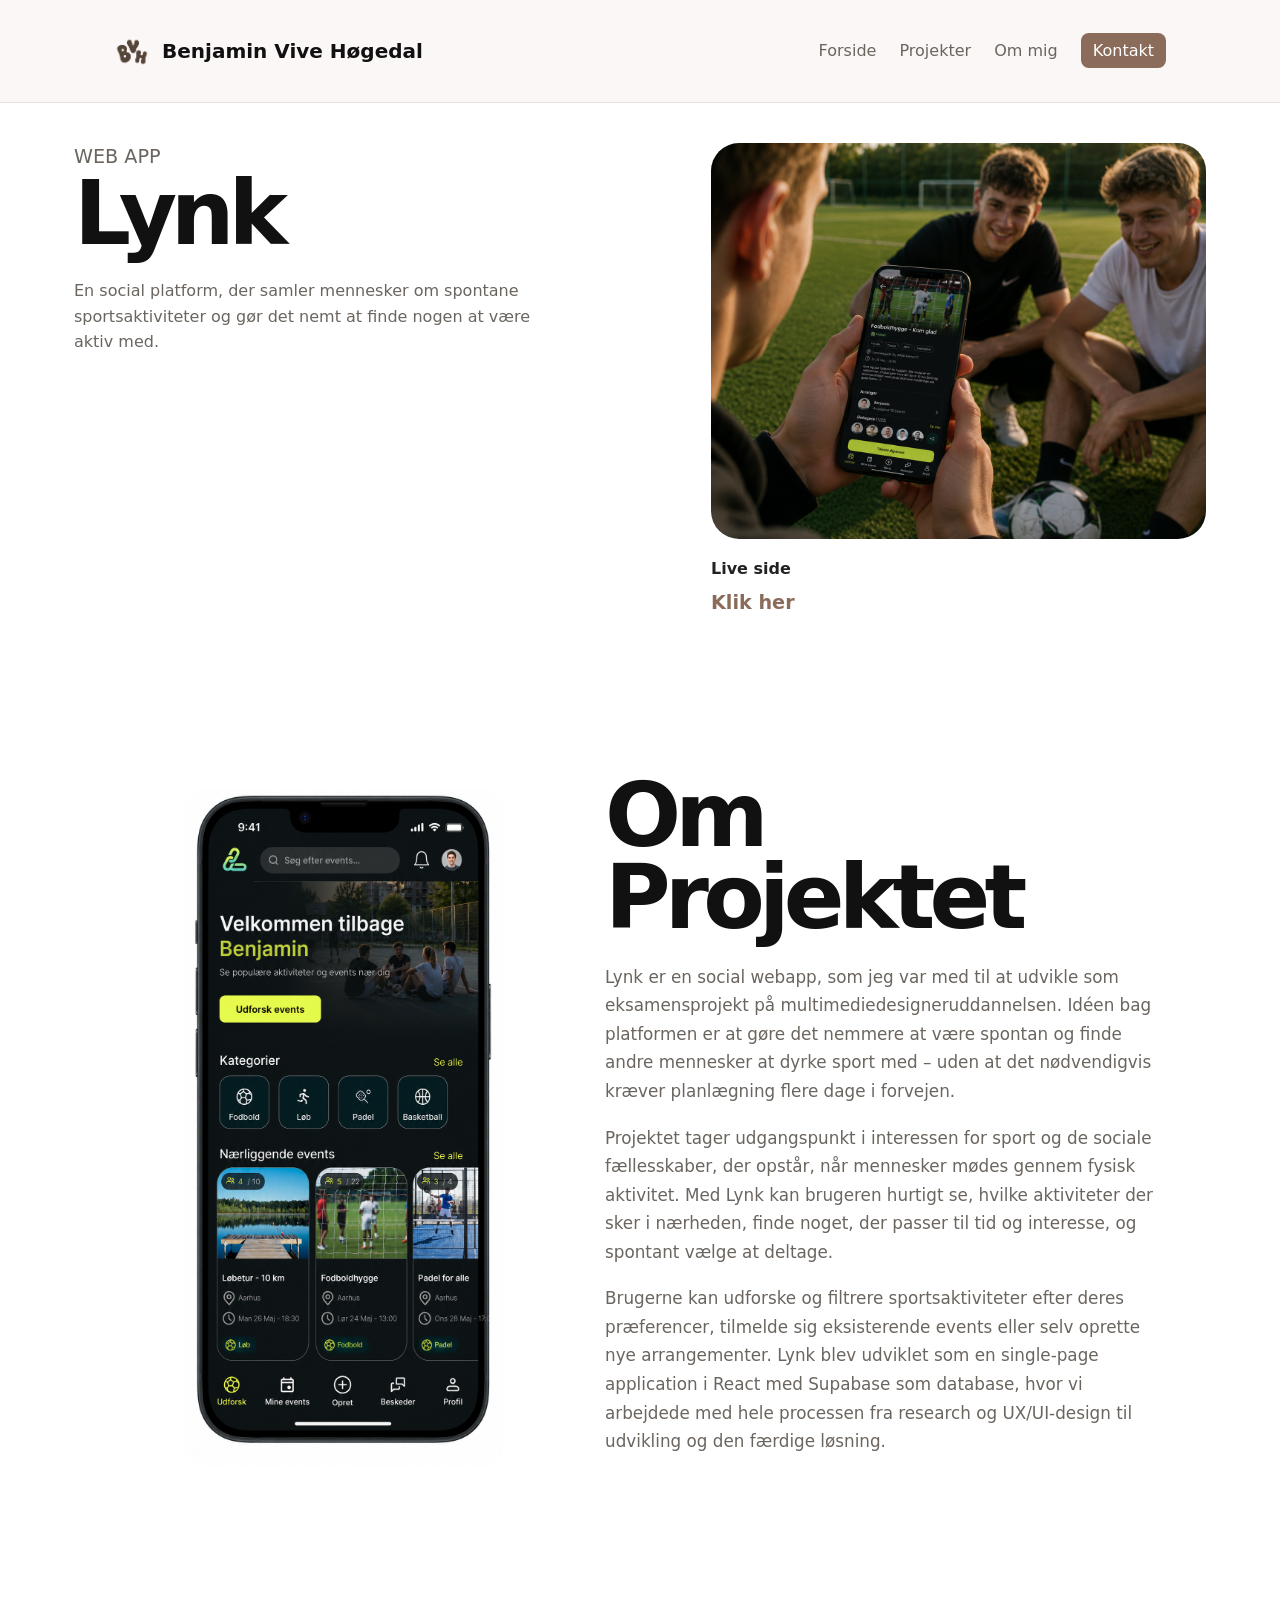
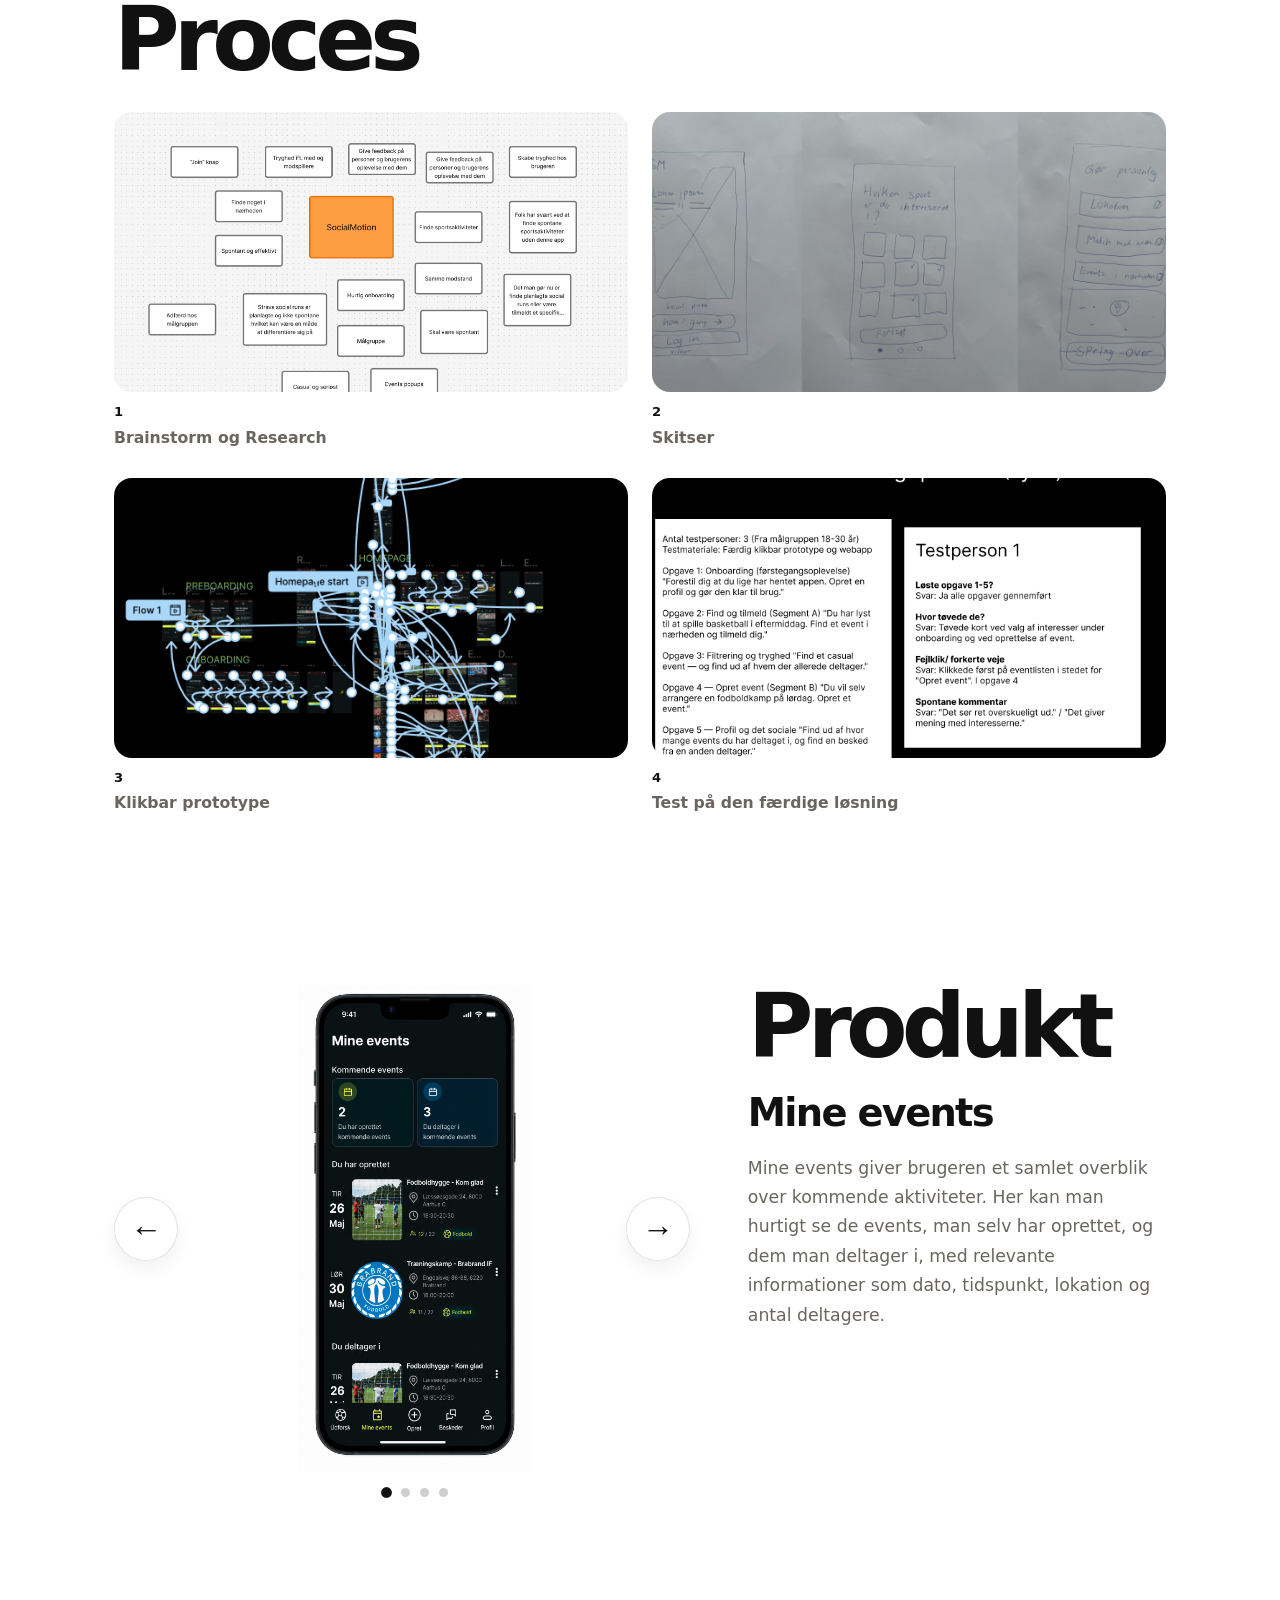
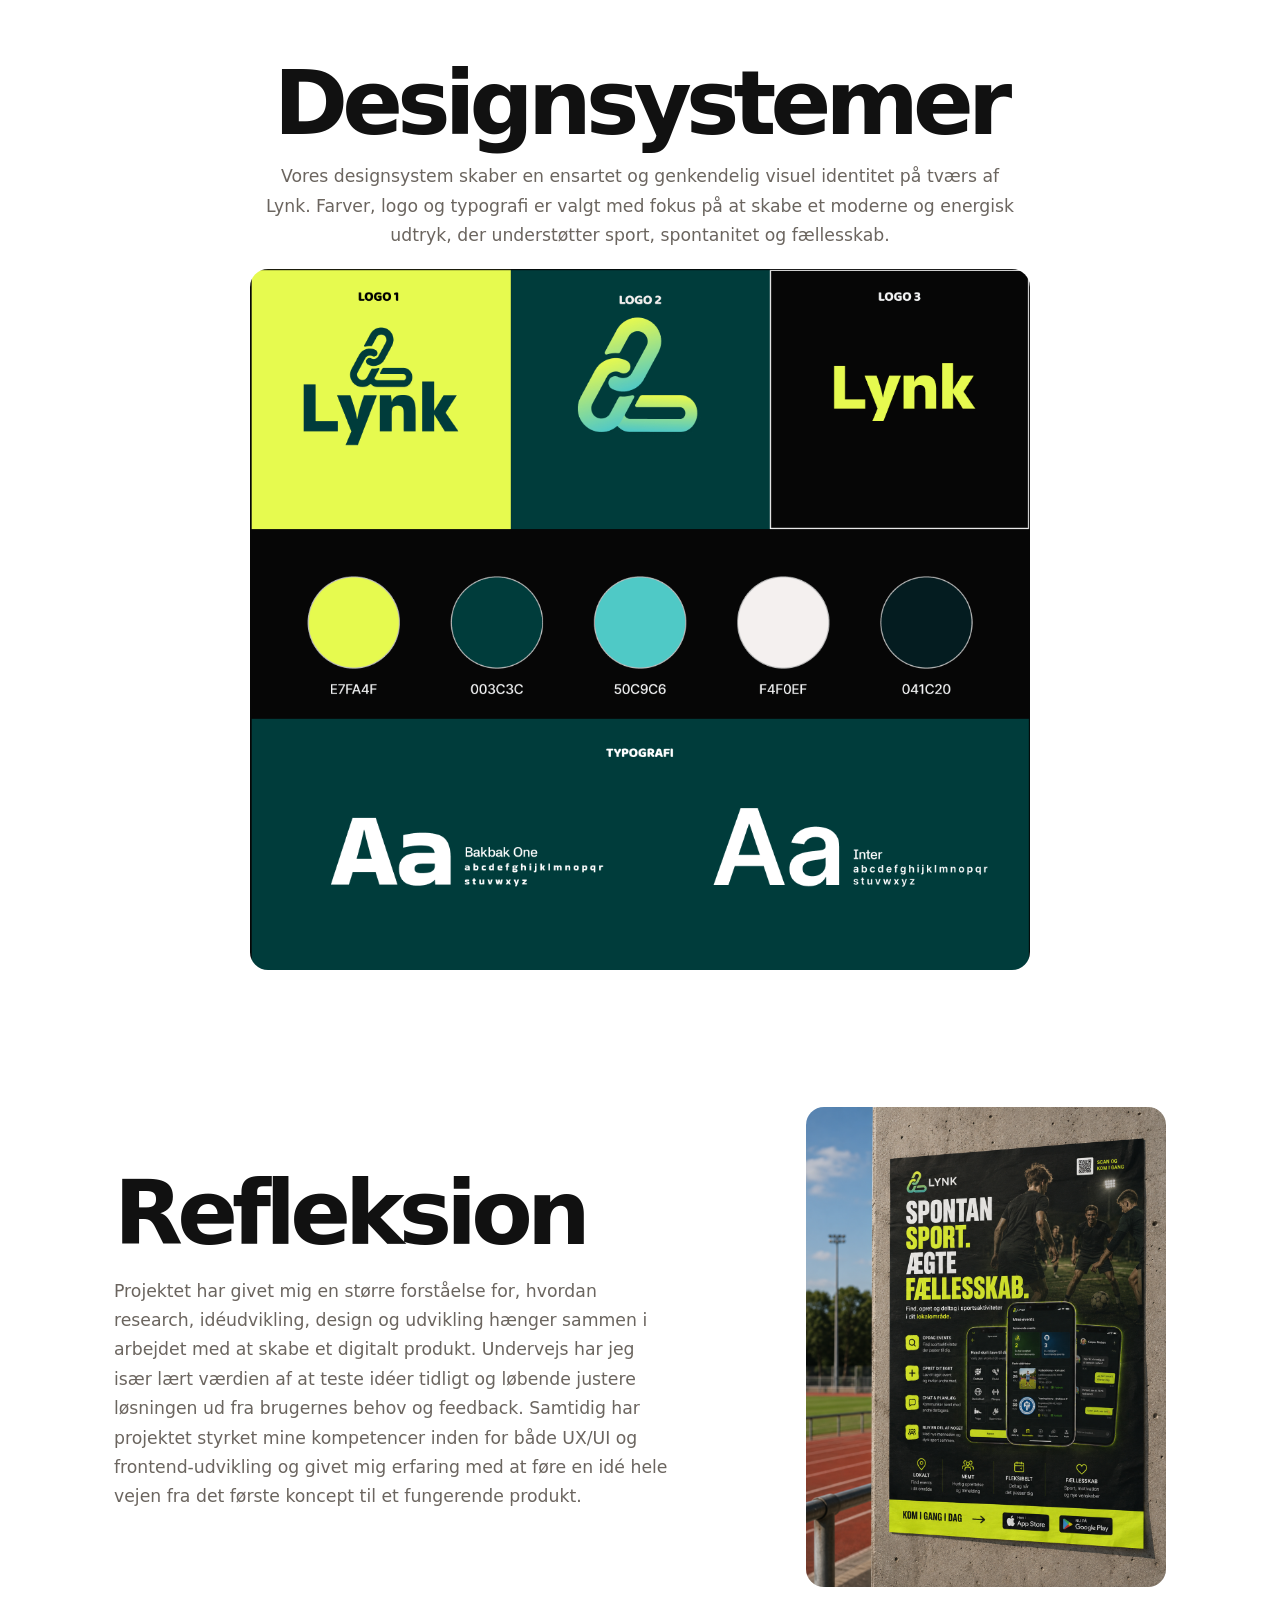
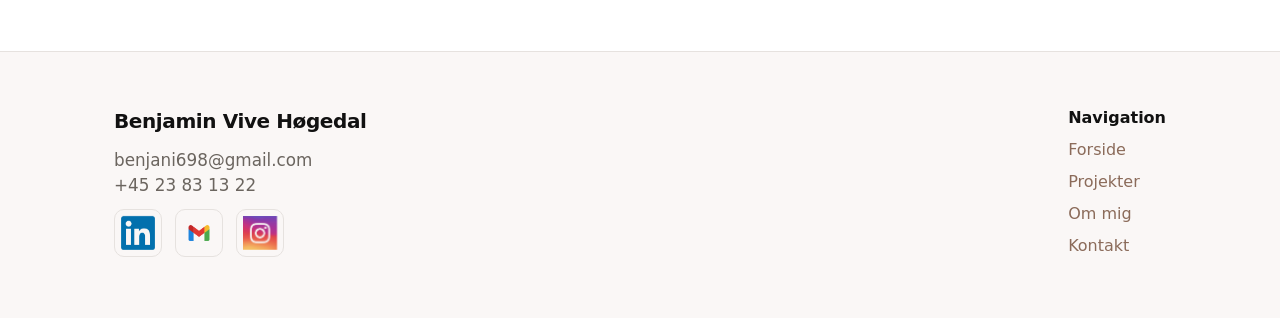
<file: projects/project1.html>
<!doctype html>
<html lang="da">
  <head>
    <meta charset="utf-8" />
    <meta name="viewport" content="width=device-width,initial-scale=1" />
    <title>Projekt 1 — Benjamin Vive Høgedal</title>
    <link rel="icon" type="image/png" href="../Images/bvh.png" />
    <link rel="stylesheet" href="../css/styles.css?v=20260813" />
  </head>
  <body>
    <header class="site-header">
      <div class="container header-inner">
        <a href="../index.html" class="brand-link" aria-label="Gå til forsiden">
          <img src="../Images/bvh.png" alt="BVH logo" class="brand-logo" />
          <h1 class="brand">Benjamin Vive Høgedal</h1>
        </a>
        <nav class="site-nav" aria-label="Hovednavigation">
          <a href="../index.html">Forside</a>
          <a href="../projects.html">Projekter</a>
          <a href="../about.html">Om mig</a>
          <a href="../index.html#contact" class="btn">Kontakt</a>
        </nav>
      </div>
    </header>
    <main class="container project-page project-page-editorial reveal">
      <aside class="project-left project-left-editorial reveal-left">
        <span class="project-meta">WEB APP</span>
        <h2>Lynk</h2>

        <p class="muted project-intro">
          En social platform, der samler mennesker om spontane sportsaktiviteter
          og gør det nemt at finde nogen at være aktiv med.
        </p>
      </aside>

      <section
        class="project-visual project-visual-editorial reveal reveal-right"
        aria-label="Lynk showcase"
      >
        <div>
          <img
            src="../Images/lynk1.png"
            alt="Lynk produktbillede"
            class="project-feature-visual"
          />
          <p class="project-link-label">Live side</p>
          <a
            href="https://benjaminknudsen.github.io/web-app-lynk---den-rigtige/"
            target="_blank"
            rel="noopener noreferrer"
            class="project-link"
          >
            Klik her
          </a>
        </div>
      </section>
    </main>

    <section class="container project-story reveal reveal-left">
      <div class="project-story-visual">
        <img
          src="../Images/lynk2.png"
          alt="Lynk app interface"
          class="project-story-image"
        />
      </div>

      <div class="project-story-copy">
        <h3>Om Projektet</h3>
        <p>
          Lynk er en social webapp, som jeg var med til at udvikle som
          eksamensprojekt på multimediedesigneruddannelsen. Idéen bag platformen
          er at gøre det nemmere at være spontan og finde andre mennesker at
          dyrke sport med – uden at det nødvendigvis kræver planlægning flere
          dage i forvejen.
        </p>
        <p>
          Projektet tager udgangspunkt i interessen for sport og de sociale
          fællesskaber, der opstår, når mennesker mødes gennem fysisk aktivitet.
          Med Lynk kan brugeren hurtigt se, hvilke aktiviteter der sker i
          nærheden, finde noget, der passer til tid og interesse, og spontant
          vælge at deltage.
        </p>
        <p>
          Brugerne kan udforske og filtrere sportsaktiviteter efter deres
          præferencer, tilmelde sig eksisterende events eller selv oprette nye
          arrangementer. Lynk blev udviklet som en single-page application i
          React med Supabase som database, hvor vi arbejdede med hele processen
          fra research og UX/UI-design til udvikling og den færdige løsning.
        </p>
      </div>
    </section>

    <section class="container project-process reveal reveal-left">
      <h3>Proces</h3>

      <div class="project-process-grid">
        <figure class="project-process-item">
          <img src="../Images/lynk3.png" alt="Lynk brainstorm og research" />
          <span class="process-number">1</span>
          <figcaption>Brainstorm og Research</figcaption>
        </figure>
        <figure class="project-process-item">
          <img src="../Images/lynk4.png" alt="Lynk skitser" />
          <span class="process-number">2</span>
          <figcaption>Skitser</figcaption>
        </figure>
        <figure class="project-process-item">
          <img src="../Images/lynk5.png" alt="Lynk klikbar prototype" />
          <span class="process-number">3</span>
          <figcaption>Klikbar prototype</figcaption>
        </figure>
        <figure class="project-process-item">
          <img
            src="../Images/lynk6.png"
            alt="Lynk test på den færdige løsning"
          />
          <span class="process-number">4</span>
          <figcaption>Test på den færdige løsning</figcaption>
        </figure>
      </div>
    </section>

    <section class="container project-product reveal reveal-left">
      <div class="project-product-visual">
        <div class="project-product-carousel" data-active="0">
          <div class="project-product-viewport">
            <button
              class="project-product-arrow project-product-arrow-prev"
              type="button"
              aria-label="Vis forrige billede"
            >
              ←
            </button>

            <div class="project-product-frame">
              <div class="project-product-stack" aria-live="polite">
                <img
                  class="project-product-base is-visible"
                  src="../Images/lynk7.png"
                  alt="Lynk produkt"
                  data-slide="0"
                />
                <img
                  class="project-product-overlay"
                  src="../Images/lynk8.png"
                  alt="Lynk opret event"
                  data-slide="1"
                />
                <img
                  class="project-product-overlay project-product-overlay--third"
                  src="../Images/lynk9.png"
                  alt="Lynk beskeder"
                  data-slide="2"
                />
                <img
                  class="project-product-overlay"
                  src="../Images/lynk10.png"
                  alt="Lynk profil"
                  data-slide="3"
                />
              </div>
            </div>

            <button
              class="project-product-arrow project-product-arrow-next"
              type="button"
              aria-label="Vis næste billede"
            >
              →
            </button>
          </div>

          <div class="project-product-dots" aria-label="Billedesekvens">
            <button
              class="project-product-dot is-active"
              type="button"
              data-index="0"
              aria-label="Vis Mine events"
            ></button>
            <button
              class="project-product-dot"
              type="button"
              data-index="1"
              aria-label="Vis Opret event"
            ></button>
            <button
              class="project-product-dot"
              type="button"
              data-index="2"
              aria-label="Vis Beskeder"
            ></button>
            <button
              class="project-product-dot"
              type="button"
              data-index="3"
              aria-label="Vis Profil"
            ></button>
          </div>
        </div>
      </div>

      <div class="project-product-copy">
        <h3>Produkt</h3>
        <h4 id="project-product-heading">Mine events</h4>
        <p id="project-product-text">
          Mine events giver brugeren et samlet overblik over kommende
          aktiviteter. Her kan man hurtigt se de events, man selv har oprettet,
          og dem man deltager i, med relevante informationer som dato,
          tidspunkt, lokation og antal deltagere.
        </p>
      </div>
    </section>

    <section class="container project-design-system reveal reveal-left">
      <div class="project-design-system-inner">
        <h3>Designsystemer</h3>
        <p>
          Vores designsystem skaber en ensartet og genkendelig visuel identitet
          på tværs af Lynk. Farver, logo og typografi er valgt med fokus på at
          skabe et moderne og energisk udtryk, der understøtter sport,
          spontanitet og fællesskab.
        </p>
        <img src="../Images/lynk12.png" alt="Lynk designsystem" />
      </div>
    </section>

    <section class="container project-reflection reveal reveal-left">
      <div class="project-reflection-inner">
        <div class="project-reflection-copy">
          <h3>Refleksion</h3>
          <p>
            Projektet har givet mig en større forståelse for, hvordan research,
            idéudvikling, design og udvikling hænger sammen i arbejdet med at
            skabe et digitalt produkt. Undervejs har jeg især lært værdien af at
            teste idéer tidligt og løbende justere løsningen ud fra brugernes
            behov og feedback. Samtidig har projektet styrket mine kompetencer
            inden for både UX/UI og frontend-udvikling og givet mig erfaring med
            at føre en idé hele vejen fra det første koncept til et fungerende
            produkt.
          </p>
        </div>

        <div class="project-reflection-visual">
          <img src="../Images/lynk11.png" alt="Lynk refleksion" />
        </div>
      </div>
    </section>

    <footer id="contact" class="site-footer">
      <div class="container footer-inner">
        <div class="contact-card">
          <h4>Benjamin Vive Høgedal</h4>
          <p class="muted">benjani698@gmail.com<br />+45 23 83 13 22</p>
          <div class="socials">
            <a
              href="https://www.linkedin.com/in/benjamin-h%C3%B8gedal-1390563bb/"
              aria-label="LinkedIn"
              target="_blank"
              rel="noopener noreferrer"
              ><img
                src="../Images/LinkedIn_logo_initials.png.webp"
                alt="LinkedIn"
                width="28"
            /></a>
            <a
              href="mailto:benjani698@gmail.com"
              aria-label="Gmail"
              target="_blank"
              rel="noopener noreferrer"
              ><img src="../Images/GmailLogo.png" alt="Gmail" width="28"
            /></a>
            <a
              href="https://www.instagram.com/benjaminhogedal/"
              aria-label="Instagram"
              target="_blank"
              rel="noopener noreferrer"
              ><img src="../Images/InstaLogo.jpeg" alt="Instagram" width="28"
            /></a>
          </div>
        </div>

        <nav class="footer-nav" aria-label="Footer navigation">
          <strong>Navigation</strong>
          <a href="../index.html">Forside</a>
          <a href="../projects.html">Projekter</a>
          <a href="../about.html">Om mig</a>
          <a href="../index.html#contact">Kontakt</a>
        </nav>
      </div>
    </footer>

    <script src="../js/main.js"></script>
    <script>
      const carousel = document.querySelector(".project-product-carousel");
      const productHeading = document.getElementById("project-product-heading");
      const productText = document.getElementById("project-product-text");
      const prevButton = document.querySelector(".project-product-arrow-prev");
      const nextButton = document.querySelector(".project-product-arrow-next");
      const dots = document.querySelectorAll(".project-product-dot");
      const slideImages = document.querySelectorAll(
        ".project-product-stack img[data-slide]",
      );

      const slides = [
        {
          title: "Mine events",
          text: "Mine events giver brugeren et samlet overblik over kommende aktiviteter. Her kan man hurtigt se de events, man selv har oprettet, og dem man deltager i, med relevante informationer som dato, tidspunkt, lokation og antal deltagere.",
        },
        {
          title: "Opret event",
          text: "Opret event gør det nemt for brugeren at starte sin egen aktivitet. Gennem et enkelt trin-for-trin flow vælges sportsgren, tidspunkt, lokation og øvrige detaljer, så et nyt event hurtigt kan deles med andre.",
        },
        {
          title: "Beskeder",
          text: "Beskeder gør det nemt at kommunikere og koordinere med andre brugere. Her samles både private chats og gruppesamtaler, så det er hurtigt at aftale detaljer og holde kontakten før og efter et event.",
        },
        {
          title: "Profil",
          text: "Profilen giver brugeren et samlet overblik over sin aktivitet og historik på Lynk. Her vises deltagelse, oprettede events og feedback fra andre, som er med til at skabe tryghed og tillid mellem brugerne.",
        },
      ];

      function updateSlide(index) {
        const safeIndex = (index + slides.length) % slides.length;
        productHeading.textContent = slides[safeIndex].title;
        productText.textContent = slides[safeIndex].text;
        carousel.dataset.active = String(safeIndex);

        slideImages.forEach((image) => {
          const imageIndex = Number(image.dataset.slide);
          image.classList.toggle("is-visible", imageIndex === safeIndex);
        });

        dots.forEach((dot) => {
          const isActive = Number(dot.dataset.index) === safeIndex;
          dot.classList.toggle("is-active", isActive);
          dot.setAttribute("aria-current", isActive ? "true" : "false");
        });
      }

      prevButton.addEventListener("click", () => {
        const currentIndex = Number(carousel.dataset.active);
        updateSlide(currentIndex - 1);
      });

      nextButton.addEventListener("click", () => {
        const currentIndex = Number(carousel.dataset.active);
        updateSlide(currentIndex + 1);
      });

      dots.forEach((dot) => {
        dot.addEventListener("click", () => {
          updateSlide(Number(dot.dataset.index));
        });
      });
    </script>
  </body>
</html>
</file>
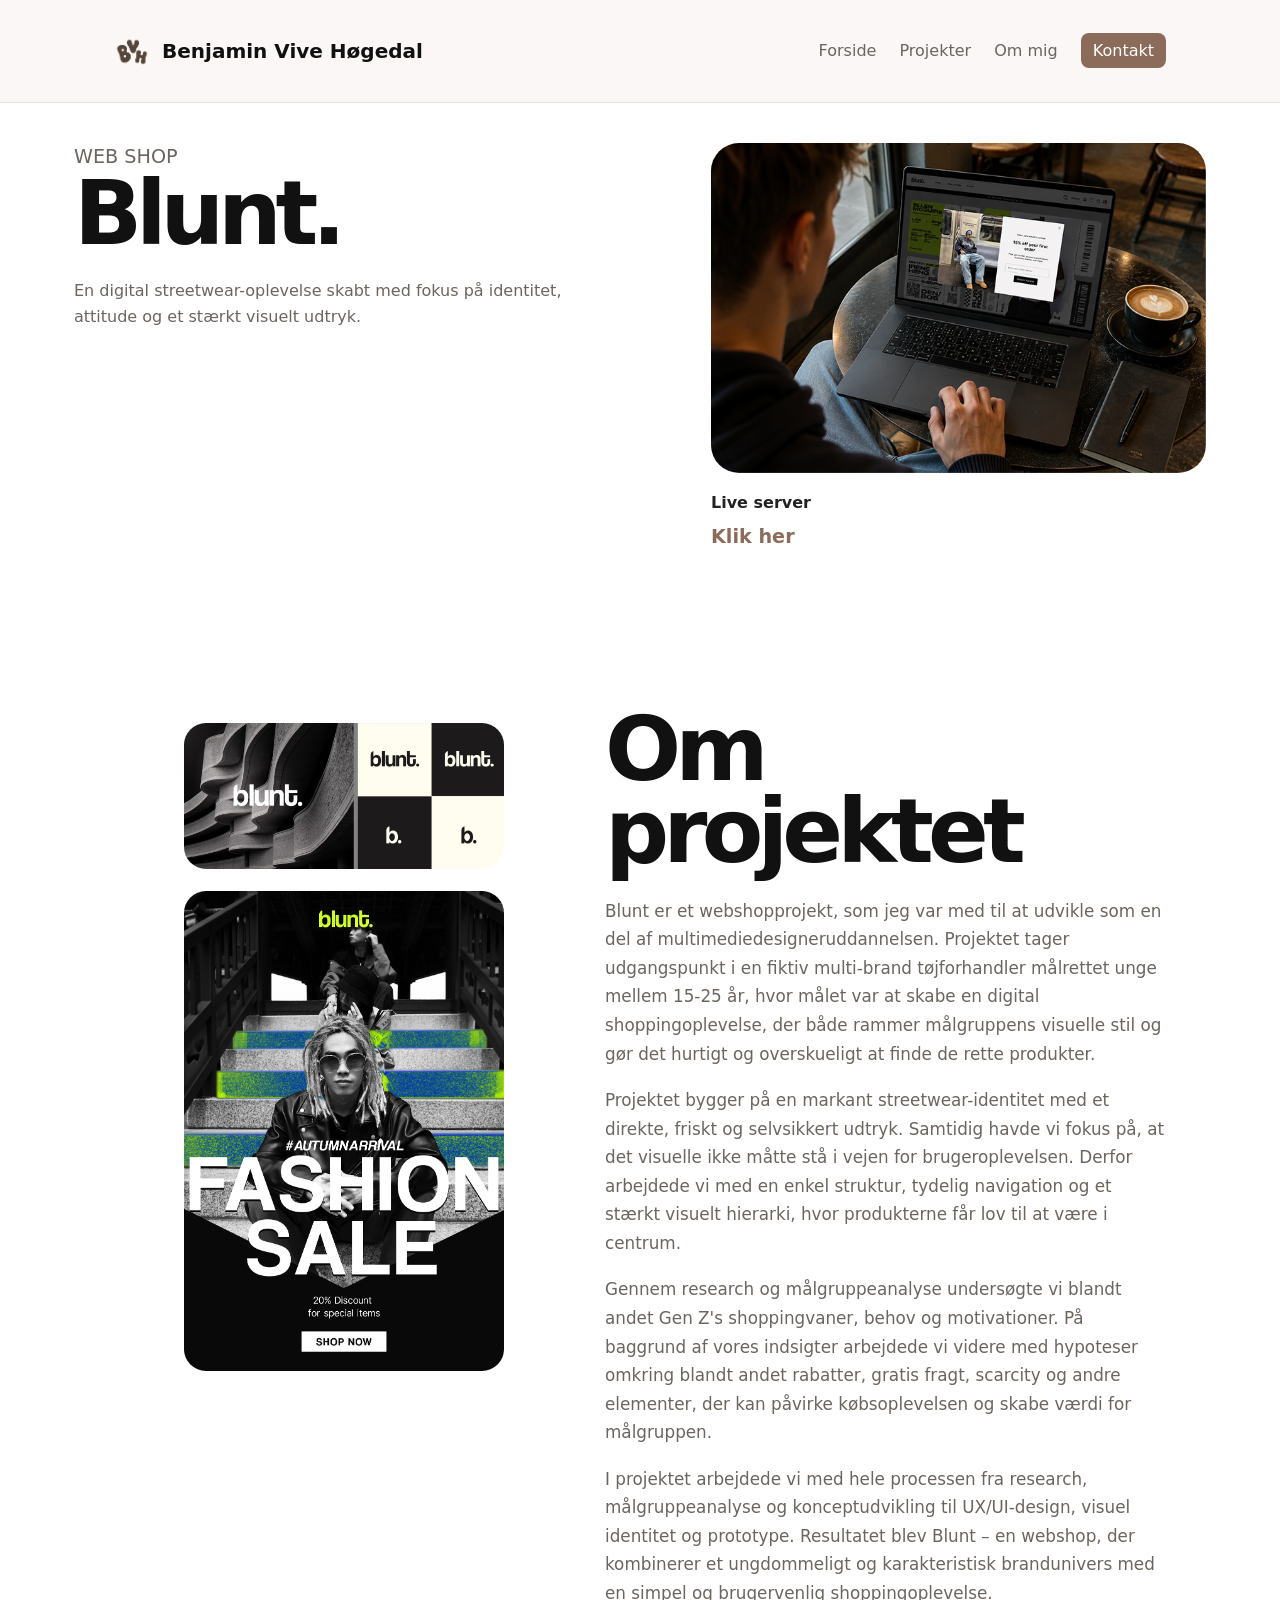
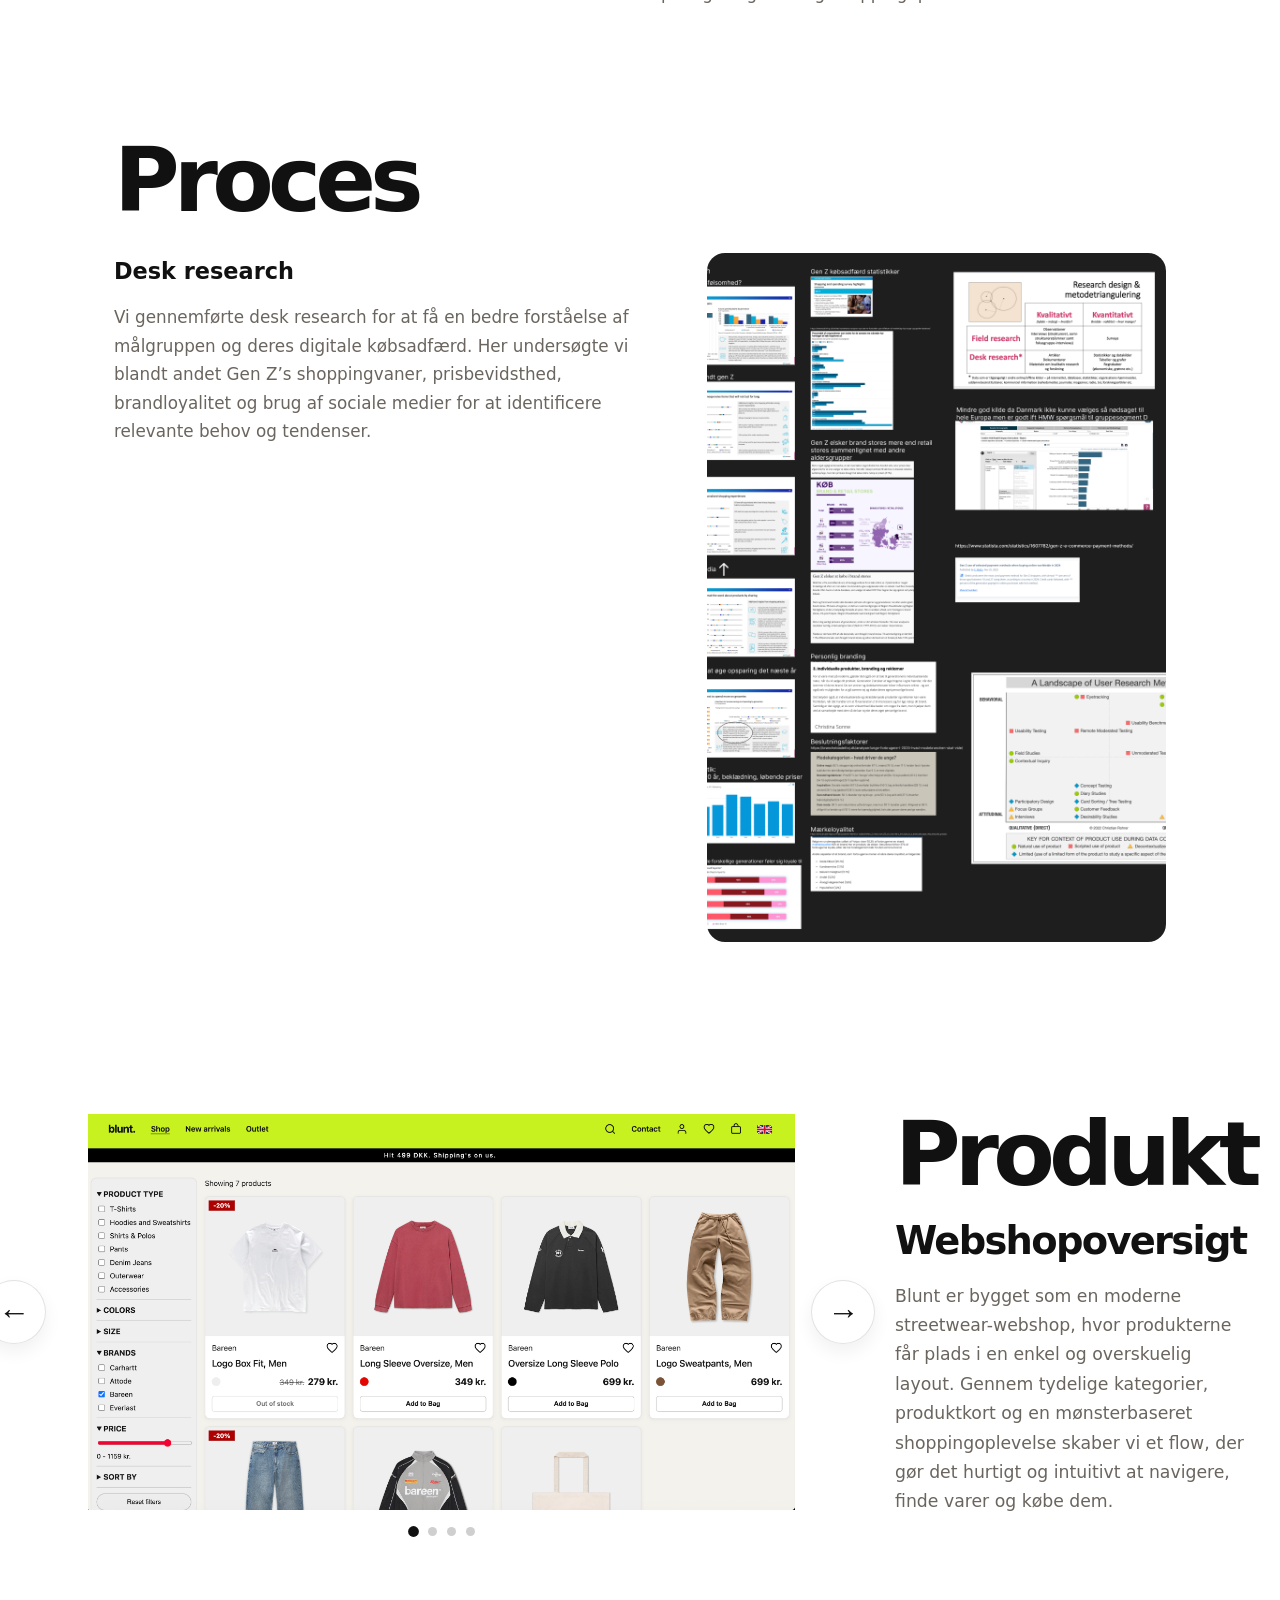
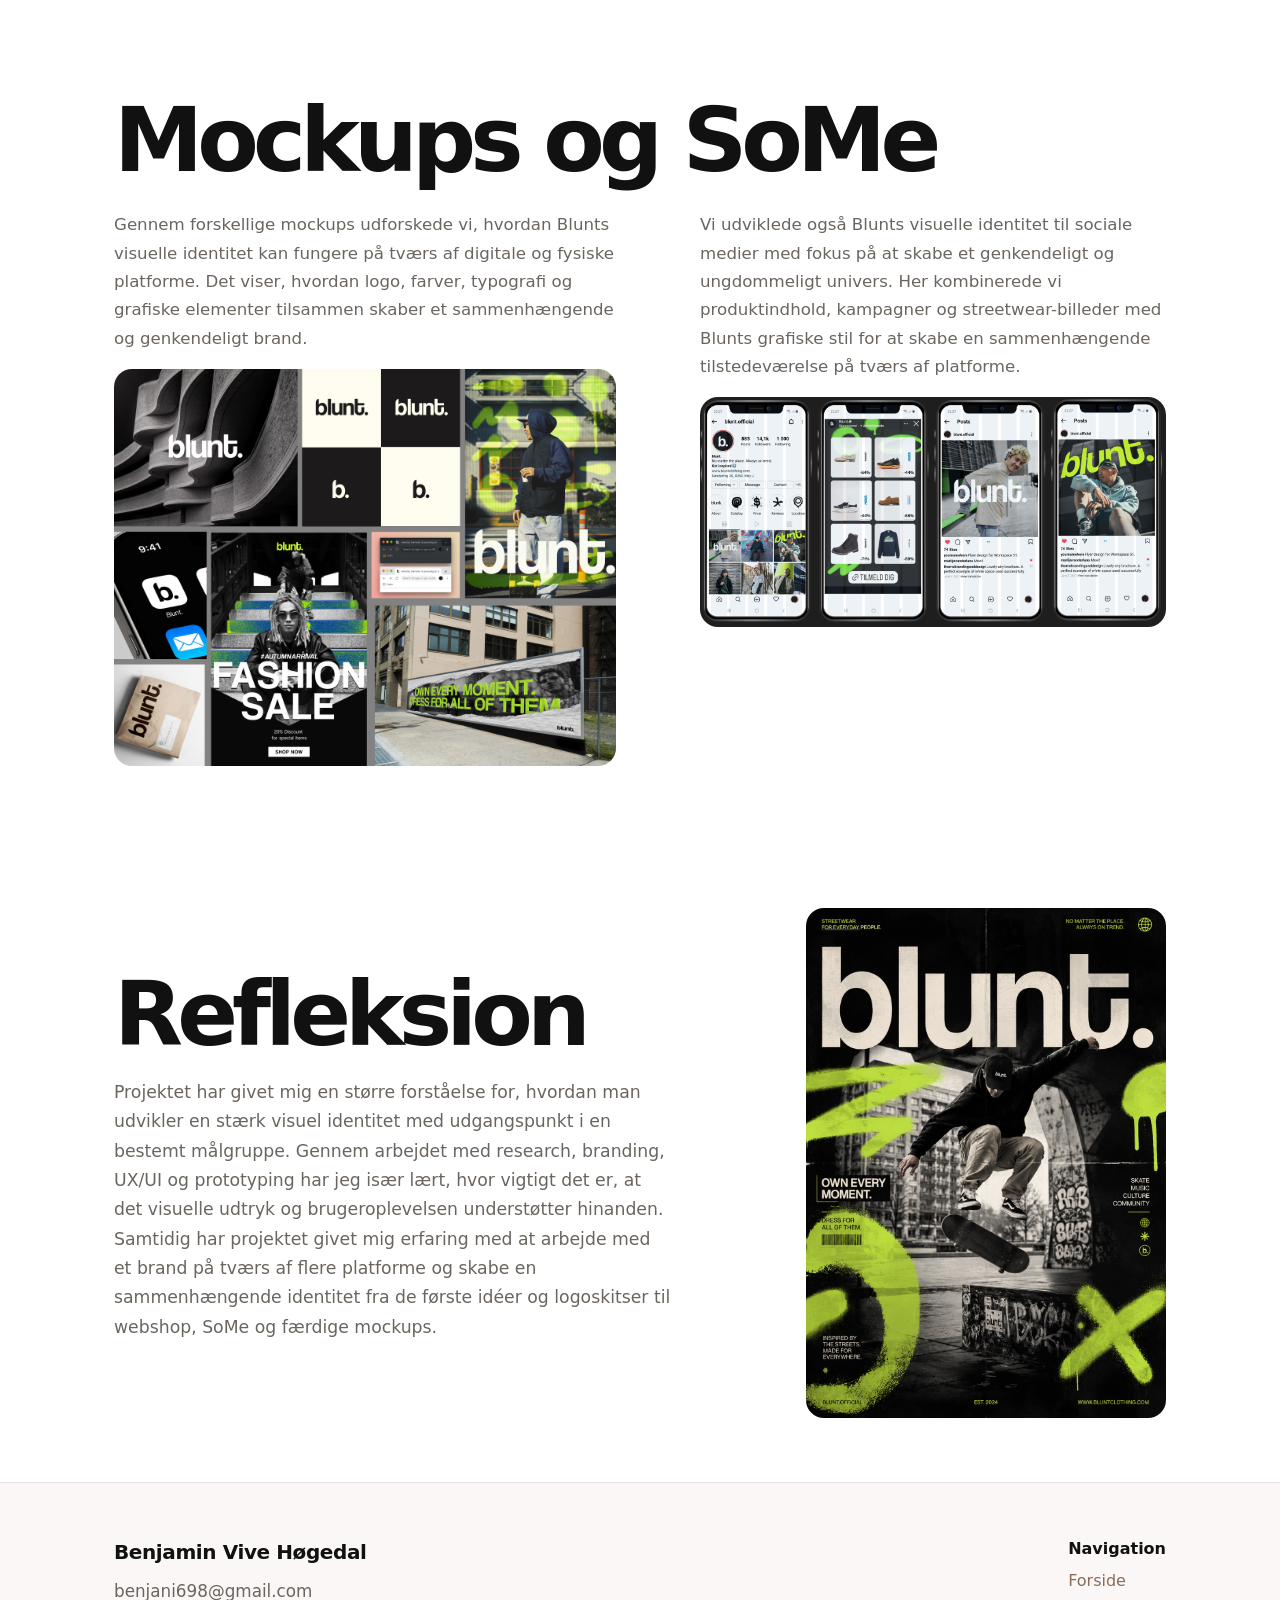
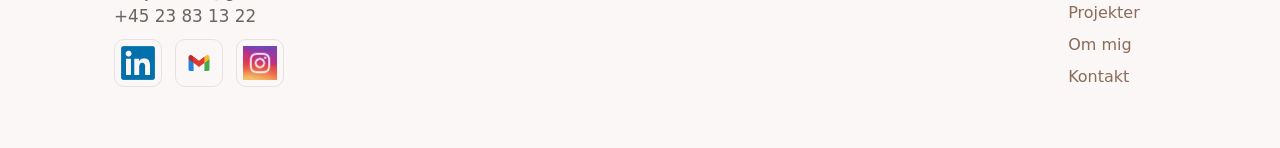
<file: projects/project2.html>
<!doctype html>
<html lang="da">
  <head>
    <meta charset="utf-8" />
    <meta name="viewport" content="width=device-width,initial-scale=1" />
    <title>Projekt 2 — Benjamin Vive Høgedal</title>
    <link rel="icon" type="image/png" href="../Images/bvh.png" />
    <link rel="stylesheet" href="../css/styles.css?v=20260813" />
  </head>
  <body>
    <header class="site-header">
      <div class="container header-inner">
        <a href="../index.html" class="brand-link" aria-label="Gå til forsiden">
          <img src="../Images/bvh.png" alt="BVH logo" class="brand-logo" />
          <h1 class="brand">Benjamin Vive Høgedal</h1>
        </a>
        <nav class="site-nav" aria-label="Hovednavigation">
          <a href="../index.html">Forside</a>
          <a href="../projects.html">Projekter</a>
          <a href="../about.html">Om mig</a>
          <a href="../index.html#contact" class="btn">Kontakt</a>
        </nav>
      </div>
    </header>

    <main class="container project-page project-page-editorial reveal">
      <aside class="project-left project-left-editorial reveal-left">
        <span class="project-meta">WEB SHOP</span>
        <h2>Blunt.</h2>

        <p class="muted project-intro">
          En digital streetwear-oplevelse skabt med fokus på identitet, attitude
          og et stærkt visuelt udtryk.
        </p>
      </aside>

      <section
        class="project-visual project-visual-editorial reveal reveal-right"
        aria-label="Blunt showcase"
      >
        <div>
          <img
            src="../Images/blunt1.png"
            alt="Blunt produktbillede"
            class="project-feature-visual"
          />
          <p class="project-link-label">Live server</p>
          <a
            href="https://benjaminknudsen.github.io/exam-2sem-customer-experience/"
            target="_blank"
            rel="noopener noreferrer"
            class="project-link"
          >
            Klik her
          </a>
        </div>
      </section>
    </main>

    <section class="container project-story reveal reveal-left">
      <div class="project-story-visual">
        <img
          src="../Images/blunt2.png"
          alt="Blunt webshop koncept"
          class="project-story-image"
        />
        <img
          src="../Images/blunt3.png"
          alt="Blunt webshop detaljer"
          class="project-story-image project-story-image-secondary"
        />
      </div>

      <div class="project-story-copy">
        <h3>Om projektet</h3>
        <p>
          Blunt er et webshopprojekt, som jeg var med til at udvikle som en del
          af multimediedesigneruddannelsen. Projektet tager udgangspunkt i en
          fiktiv multi-brand tøjforhandler målrettet unge mellem 15-25 år, hvor
          målet var at skabe en digital shoppingoplevelse, der både rammer
          målgruppens visuelle stil og gør det hurtigt og overskueligt at finde
          de rette produkter.
        </p>
        <p>
          Projektet bygger på en markant streetwear-identitet med et direkte,
          friskt og selvsikkert udtryk. Samtidig havde vi fokus på, at det
          visuelle ikke måtte stå i vejen for brugeroplevelsen. Derfor arbejdede
          vi med en enkel struktur, tydelig navigation og et stærkt visuelt
          hierarki, hvor produkterne får lov til at være i centrum.
        </p>
        <p>
          Gennem research og målgruppeanalyse undersøgte vi blandt andet Gen Z's
          shoppingvaner, behov og motivationer. På baggrund af vores indsigter
          arbejdede vi videre med hypoteser omkring blandt andet rabatter,
          gratis fragt, scarcity og andre elementer, der kan påvirke
          købsoplevelsen og skabe værdi for målgruppen.
        </p>
        <p>
          I projektet arbejdede vi med hele processen fra research,
          målgruppeanalyse og konceptudvikling til UX/UI-design, visuel
          identitet og prototype. Resultatet blev Blunt – en webshop, der
          kombinerer et ungdommeligt og karakteristisk brandunivers med en
          simpel og brugervenlig shoppingoplevelse.
        </p>
      </div>
    </section>

    <section
      class="container project-process project-process--blunt reveal reveal-left"
    >
      <h3>Proces</h3>

      <div class="project-process-content" id="blunt-process-content">
        <div class="project-process-copy" id="blunt-process-copy">
          <h4>Desk research</h4>
          <p>
            Vi gennemførte desk research for at få en bedre forståelse af
            målgruppen og deres digitale købsadfærd. Her undersøgte vi blandt
            andet Gen Z’s shoppingvaner, prisbevidsthed, brandloyalitet og brug
            af sociale medier for at identificere relevante behov og tendenser.
          </p>
        </div>

        <div class="project-process-visual" id="blunt-process-visual">
          <img
            src="../Images/blunt4.png"
            alt="Blunt procesbillede"
            class="project-process-image"
          />
        </div>
      </div>
    </section>

    <section
      class="container project-product project-product--blunt reveal reveal-left"
    >
      <div class="project-product-visual">
        <div class="project-product-carousel" data-active="0">
          <div class="project-product-viewport">
            <button
              class="project-product-arrow project-product-arrow-prev"
              type="button"
              aria-label="Vis forrige billede"
            >
              ←
            </button>

            <div class="project-product-frame">
              <div class="project-product-stack" aria-live="polite">
                <img
                  class="project-product-base is-visible"
                  src="../Images/blunt10.png"
                  alt="Blunt produktoversigt"
                  data-slide="0"
                />
                <img
                  class="project-product-overlay"
                  src="../Images/blunt11.png"
                  alt="Blunt produktdetaljer"
                  data-slide="1"
                />
                <img
                  class="project-product-overlay project-product-overlay--third"
                  src="../Images/blunt12.png"
                  alt="Blunt kurvside"
                  data-slide="2"
                />
                <img
                  class="project-product-overlay"
                  src="../Images/blunt13.png"
                  alt="Blunt favoritliste"
                  data-slide="3"
                />
              </div>
            </div>

            <button
              class="project-product-arrow project-product-arrow-next"
              type="button"
              aria-label="Vis næste billede"
            >
              →
            </button>
          </div>

          <div class="project-product-dots" aria-label="Billedesekvens">
            <button
              class="project-product-dot is-active"
              type="button"
              data-index="0"
              aria-label="Vis webshopoversigt"
            ></button>
            <button
              class="project-product-dot"
              type="button"
              data-index="1"
              aria-label="Vis produktdetaljer"
            ></button>
            <button
              class="project-product-dot"
              type="button"
              data-index="2"
              aria-label="Vis kurv"
            ></button>
            <button
              class="project-product-dot"
              type="button"
              data-index="3"
              aria-label="Vis favoritter"
            ></button>
          </div>
        </div>
      </div>

      <div class="project-product-copy">
        <h3>Produkt</h3>
        <h4 id="blunt-product-heading">Webshopoversigt</h4>
        <p id="blunt-product-text">
          Blunt er bygget som en moderne streetwear-webshop, hvor produkterne
          får plads i en enkel og overskuelig layout. Gennem tydelige
          kategorier, produktkort og en mønsterbaseret shoppingoplevelse skaber
          vi et flow, der gør det hurtigt og intuitivt at navigere, finde varer
          og købe dem.
        </p>
      </div>
    </section>

    <section class="container project-mockups-some reveal reveal-left">
      <h3>Mockups og SoMe</h3>

      <div class="project-mockups-grid">
        <article class="project-mockups-item">
          <p>
            Gennem forskellige mockups udforskede vi, hvordan Blunts visuelle
            identitet kan fungere på tværs af digitale og fysiske platforme. Det
            viser, hvordan logo, farver, typografi og grafiske elementer
            tilsammen skaber et sammenhængende og genkendeligt brand.
          </p>
          <img src="../Images/blunt14.png" alt="Blunt mockup" />
        </article>

        <article class="project-mockups-item">
          <p>
            Vi udviklede også Blunts visuelle identitet til sociale medier med
            fokus på at skabe et genkendeligt og ungdommeligt univers. Her
            kombinerede vi produktindhold, kampagner og streetwear-billeder med
            Blunts grafiske stil for at skabe en sammenhængende tilstedeværelse
            på tværs af platforme.
          </p>
          <img src="../Images/blunt16.png" alt="Blunt SoMe visual" />
        </article>
      </div>
    </section>

    <section class="container project-reflection reveal reveal-left">
      <div class="project-reflection-inner">
        <div class="project-reflection-copy">
          <h3>Refleksion</h3>
          <p>
            Projektet har givet mig en større forståelse for, hvordan man
            udvikler en stærk visuel identitet med udgangspunkt i en bestemt
            målgruppe. Gennem arbejdet med research, branding, UX/UI og
            prototyping har jeg især lært, hvor vigtigt det er, at det visuelle
            udtryk og brugeroplevelsen understøtter hinanden. Samtidig har
            projektet givet mig erfaring med at arbejde med et brand på tværs af
            flere platforme og skabe en sammenhængende identitet fra de første
            idéer og logoskitser til webshop, SoMe og færdige mockups.
          </p>
        </div>

        <div class="project-reflection-visual">
          <img src="../Images/blunt17.png" alt="Blunt reflektionsbillede" />
        </div>
      </div>
    </section>

    <footer id="contact" class="site-footer">
      <div class="container footer-inner">
        <div class="contact-card">
          <h4>Benjamin Vive Høgedal</h4>
          <p class="muted">benjani698@gmail.com<br />+45 23 83 13 22</p>
          <div class="socials">
            <a
              href="https://www.linkedin.com/in/benjamin-h%C3%B8gedal-1390563bb/"
              aria-label="LinkedIn"
              target="_blank"
              rel="noopener noreferrer"
              ><img
                src="../Images/LinkedIn_logo_initials.png.webp"
                alt="LinkedIn"
                width="28"
            /></a>
            <a
              href="mailto:benjani698@gmail.com"
              aria-label="Gmail"
              target="_blank"
              rel="noopener noreferrer"
              ><img src="../Images/GmailLogo.png" alt="Gmail" width="28"
            /></a>
            <a
              href="https://www.instagram.com/benjaminhogedal/"
              aria-label="Instagram"
              target="_blank"
              rel="noopener noreferrer"
              ><img src="../Images/InstaLogo.jpeg" alt="Instagram" width="28"
            /></a>
          </div>
        </div>

        <nav class="footer-nav" aria-label="Footer navigation">
          <strong>Navigation</strong>
          <a href="../index.html">Forside</a>
          <a href="../projects.html">Projekter</a>
          <a href="../about.html">Om mig</a>
          <a href="../index.html#contact">Kontakt</a>
        </nav>
      </div>
    </footer>

    <script src="../js/main.js"></script>
    <script>
      const bluntProcessContent = document.getElementById(
        "blunt-process-content",
      );
      const bluntProcessCopy = document.getElementById("blunt-process-copy");
      const bluntProcessVisual = document.getElementById(
        "blunt-process-visual",
      );

      if (bluntProcessContent && bluntProcessCopy && bluntProcessVisual) {
        const processSlides = [
          {
            heading: "Desk research",
            text: "Vi gennemførte desk research for at få en bedre forståelse af målgruppen og deres digitale købsadfærd. Her undersøgte vi blandt andet Gen Z’s shoppingvaner, prisbevidsthed, brandloyalitet og brug af sociale medier for at identificere relevante behov og tendenser.",
            visual: `
              <img
                src="../Images/blunt4.png"
                alt="Blunt procesbillede"
                class="project-process-image"
              />
            `,
          },
          {
            heading: "Inspiration",
            text: "Vi hentede inspiration fra moderne streetwear, ungdomskultur og brands med et markant visuelt udtryk. Moodboardet hjalp os med at definere retningen for Blunt gennem oversized tøj, rå billeder, stærk typografi og grafiske elementer.",
            visual: `
              <img
                src="../Images/blunt15.png"
                alt="Blunt inspiration moodboard"
                class="project-process-image"
              />
            `,
          },
          {
            heading: "Logo proces",
            text: "Vi startede logoprocessen med håndtegnede skitser, hvor vi udforskede forskellige typografiske udtryk, symboler og former. Gennem flere iterationer arbejdede vi os frem mod et enkelt og genkendeligt logo, der understøtter Blunts rå og moderne streetwear-identitet.",
            visual: `
              <div class="project-process-visual-stack">
                <img
                  src="../Images/blunt5.png"
                  alt="Blunt logo proces skitse"
                  class="project-process-image"
                />
                <img
                  src="../Images/blunt6.png"
                  alt="Blunt logo proces resultat"
                  class="project-process-image project-process-image-secondary"
                />
              </div>
            `,
          },
          {
            heading: "Færdigt logo design",
            text: "Efter flere iterationer endte vi med et enkelt og markant logo, hvor den rene typografi understøtter Blunts moderne streetwear-identitet. Punktummet blev bevaret som en del af logoet for at give brandet et mere direkte, selvsikkert og genkendeligt udtryk.",
            visual: `
              <img
                src="../Images/blunt7.png"
                alt="Blunt færdigt logo design"
                class="project-process-image"
              />
            `,
          },
          {
            heading: "Fra design til interaktiv prototype",
            text: "Den færdige prototype samler Blunts forskellige sider og funktioner i ét sammenhængende brugerflow. I Figma forbandt vi de enkelte skærme og interaktioner, så vi kunne simulere den endelige webshop og teste navigationen og købsoplevelsen, inden løsningen blev udviklet.",
            visual: `
              <img
                src="../Images/blunt8.png"
                alt="Blunt interaktiv prototype"
                class="project-process-image"
              />
            `,
          },
          {
            heading: "Brandet i praksis",
            text: "Som afslutning på den visuelle identitet udviklede vi et mockup, der viser, hvordan Blunt kan fungere som brand uden for selve webshoppen. Kombinationen af streetwear, det urbane miljø og Blunts grafiske elementer understøtter det rå og ungdommelige udtryk, vi ønskede at skabe.",
            visual: `
              <img
                src="../Images/blunt9.png"
                alt="Blunt brandet i praksis"
                class="project-process-image"
              />
            `,
          },
        ];

        let activeProcessSlide = 0;

        function renderProcessSlide(index) {
          const slide = processSlides[index];

          bluntProcessCopy.innerHTML = `
            <h4>${slide.heading}</h4>
            <p>${slide.text}</p>
          `;

          bluntProcessVisual.innerHTML = slide.visual;
        }

        function getProcessImageSources() {
          const sources = [];

          processSlides.forEach((slide) => {
            const matches = slide.visual.matchAll(/src="([^"]+)"/g);
            for (const match of matches) {
              sources.push(match[1]);
            }
          });

          return [...new Set(sources)];
        }

        function preloadProcessImages() {
          const sources = getProcessImageSources();

          return Promise.all(
            sources.map(
              (src) =>
                new Promise((resolve) => {
                  const image = new Image();
                  image.onload = resolve;
                  image.onerror = resolve;
                  image.src = src;

                  if (image.complete) {
                    resolve();
                  }
                }),
            ),
          );
        }

        function lockProcessHeightToTallestSlide() {
          const currentIndex = activeProcessSlide;
          let maxRowHeight = 0;
          let maxVisualHeight = 0;

          processSlides.forEach((_, index) => {
            renderProcessSlide(index);
            maxRowHeight = Math.max(
              maxRowHeight,
              bluntProcessContent.scrollHeight,
            );
            maxVisualHeight = Math.max(
              maxVisualHeight,
              bluntProcessVisual.scrollHeight,
            );
          });

          renderProcessSlide(currentIndex);

          bluntProcessContent.style.height = `${maxRowHeight}px`;
          bluntProcessContent.style.minHeight = `${maxRowHeight}px`;
          bluntProcessVisual.style.minHeight = `${maxVisualHeight}px`;
        }

        function startProcessLoop() {
          setInterval(() => {
            bluntProcessContent.classList.add("is-fading");

            setTimeout(() => {
              activeProcessSlide =
                (activeProcessSlide + 1) % processSlides.length;
              renderProcessSlide(activeProcessSlide);
              bluntProcessContent.classList.remove("is-fading");
            }, 450);
          }, 5000);
        }

        preloadProcessImages().then(() => {
          lockProcessHeightToTallestSlide();
          startProcessLoop();
        });
      }

      const bluntCarousel = document.querySelector(".project-product-carousel");
      const bluntProductHeading = document.getElementById(
        "blunt-product-heading",
      );
      const bluntProductText = document.getElementById("blunt-product-text");
      const bluntPrevButton = document.querySelector(
        ".project-product-arrow-prev",
      );
      const bluntNextButton = document.querySelector(
        ".project-product-arrow-next",
      );
      const bluntDots = document.querySelectorAll(".project-product-dot");
      const bluntSlideImages = document.querySelectorAll(
        ".project-product-stack img[data-slide]",
      );

      const bluntSlides = [
        {
          title: "Webshopoversigt",
          text: "Blunt er bygget som en moderne streetwear-webshop, hvor produkterne får plads i en enkel og overskuelig layout. Gennem tydelige kategorier, produktkort og en mønsterbaseret shoppingoplevelse skaber vi et flow, der gør det hurtigt og intuitivt at navigere, finde varer og købe dem.",
        },
        {
          title: "Produktdetaljer",
          text: "Produktdetaljesiden er designet til at vise varen med fokus på kvalitet, materialer og stil. Her får brugeren det vigtigste information med det samme, samtidig med at den visuelle præsentation understøtter den rå og moderne brandidentitet.",
        },
        {
          title: "Kurv",
          text: "Kurvsiden er bygget til at gøre checkout-processen enkel og overskuelig. Ved at holde oplysningerne klare og nøgletal fokuseret skaber vi en mere bekvem og troværdig købsoplevelse, der passer til målgruppen.",
        },
        {
          title: "Favoritter",
          text: "Favoritter skaber en mere personlig og engagerende shoppingoplevelse, hvor brugeren kan gemme produkter og vende tilbage senere. Det er et simpelt, men stærkt element, der styrker både gentagne besøg og brandloyalitet.",
        },
      ];

      function updateBluntSlide(index) {
        if (!bluntCarousel || !bluntProductHeading || !bluntProductText) return;

        const safeIndex = (index + bluntSlides.length) % bluntSlides.length;
        bluntProductHeading.textContent = bluntSlides[safeIndex].title;
        bluntProductText.textContent = bluntSlides[safeIndex].text;
        bluntCarousel.dataset.active = String(safeIndex);

        bluntSlideImages.forEach((image) => {
          const imageIndex = Number(image.dataset.slide);
          image.classList.toggle("is-visible", imageIndex === safeIndex);
        });

        bluntDots.forEach((dot) => {
          const isActive = Number(dot.dataset.index) === safeIndex;
          dot.classList.toggle("is-active", isActive);
          dot.setAttribute("aria-current", isActive ? "true" : "false");
        });
      }

      if (bluntPrevButton && bluntNextButton) {
        bluntPrevButton.addEventListener("click", () => {
          const currentIndex = Number(bluntCarousel.dataset.active);
          updateBluntSlide(currentIndex - 1);
        });

        bluntNextButton.addEventListener("click", () => {
          const currentIndex = Number(bluntCarousel.dataset.active);
          updateBluntSlide(currentIndex + 1);
        });
      }

      bluntDots.forEach((dot) => {
        dot.addEventListener("click", () => {
          updateBluntSlide(Number(dot.dataset.index));
        });
      });
    </script>
  </body>
</html>
</file>
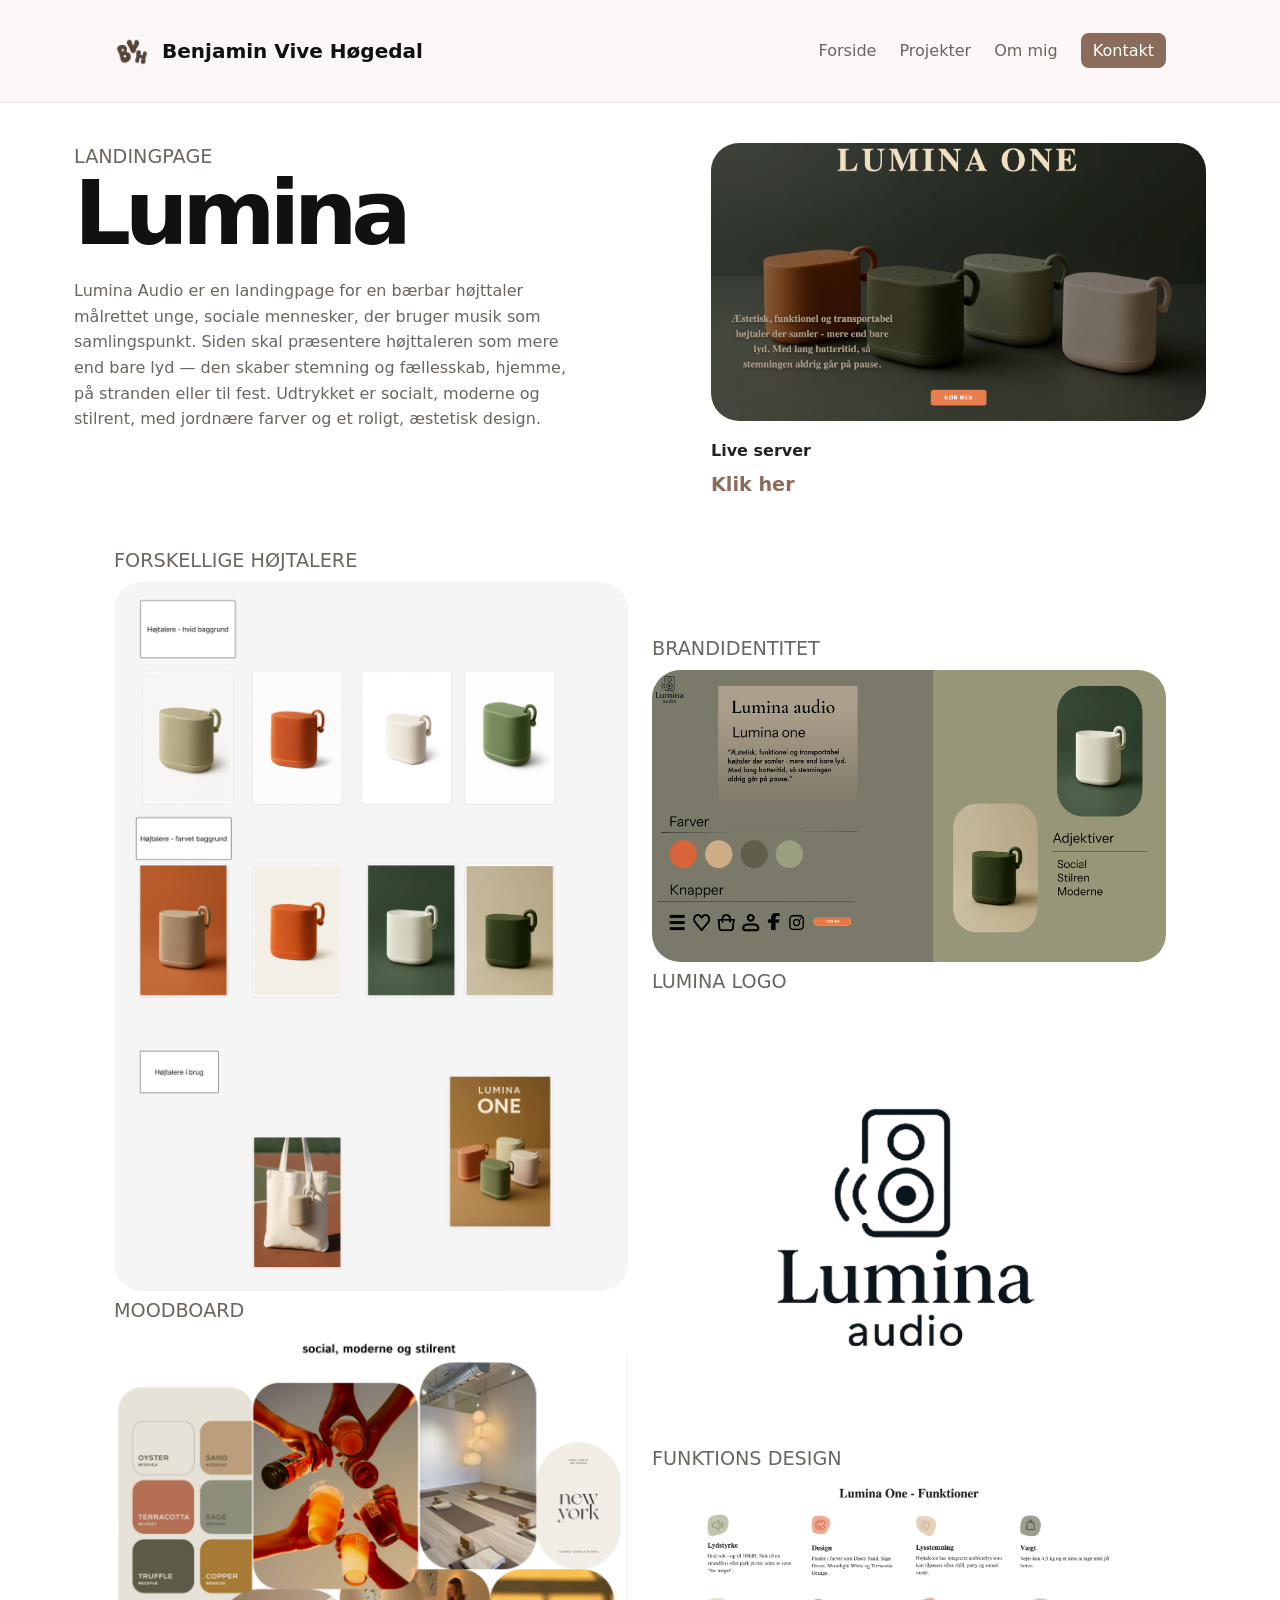
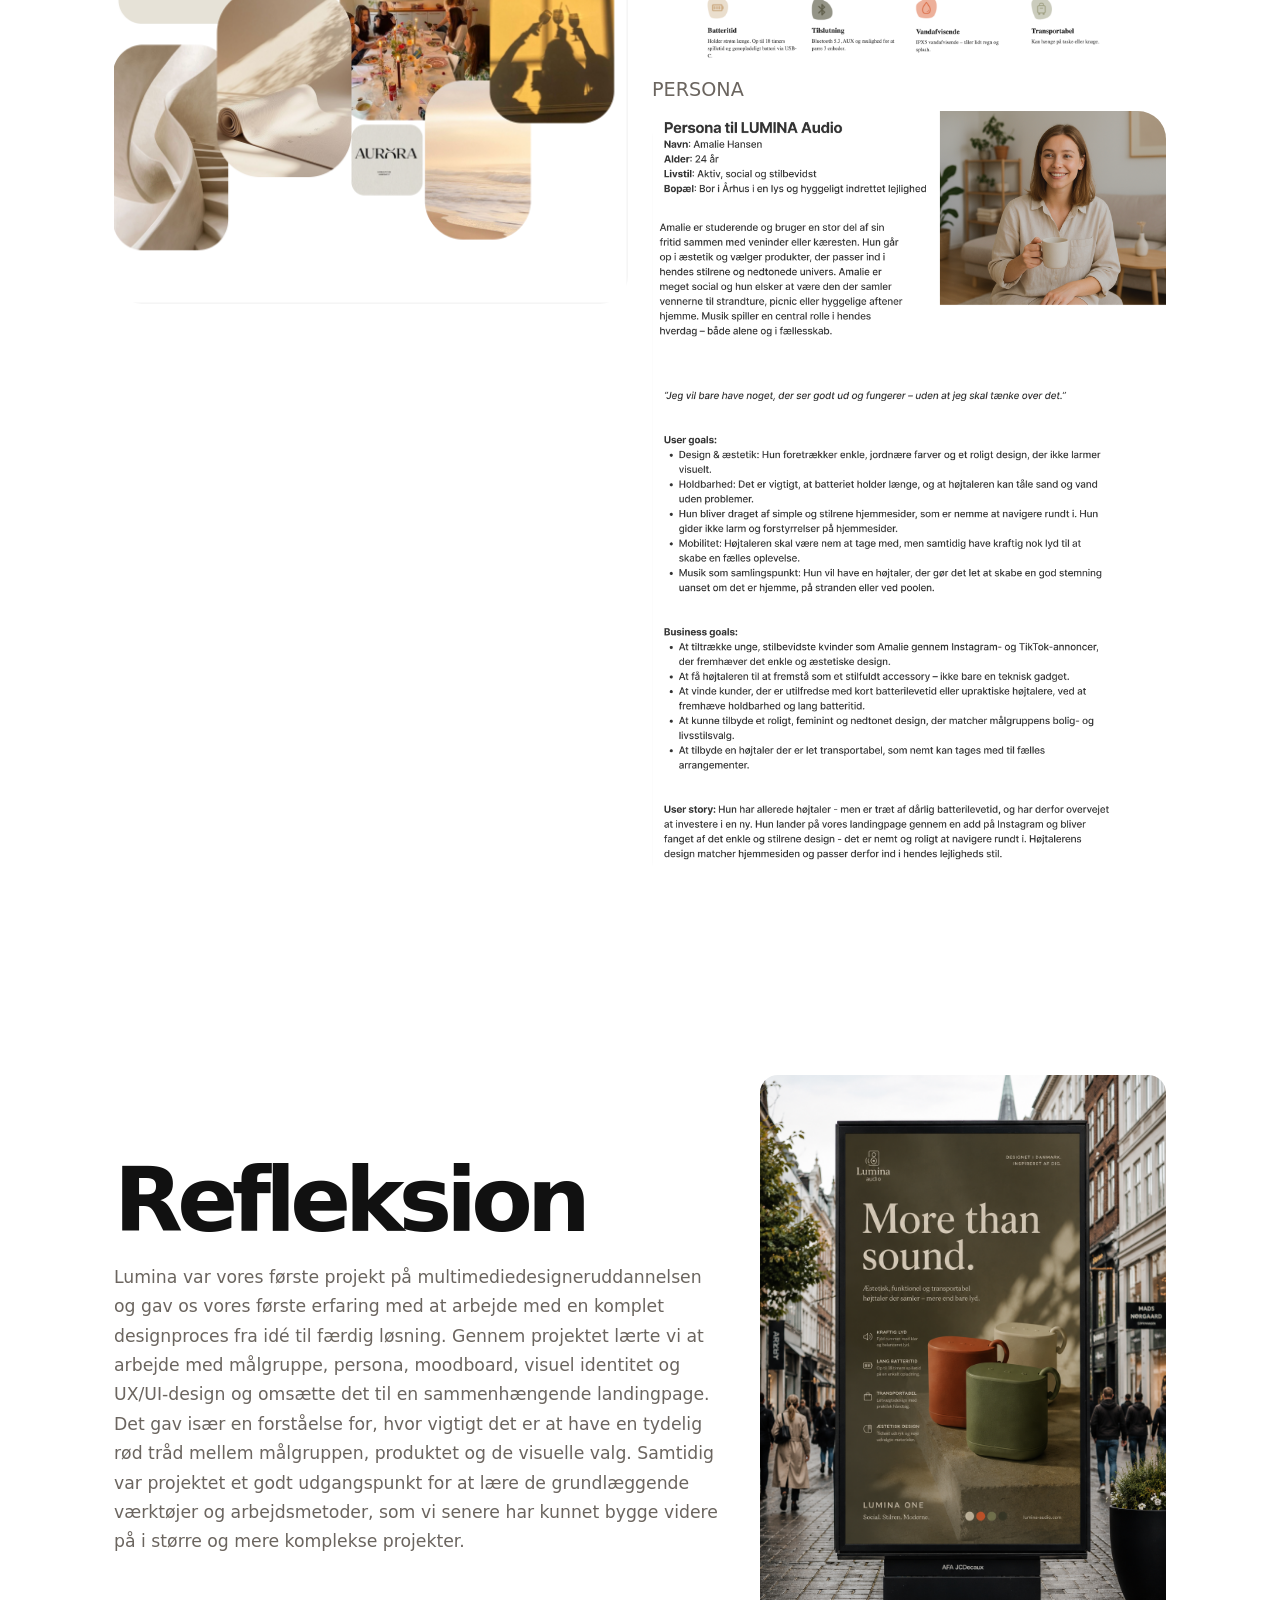
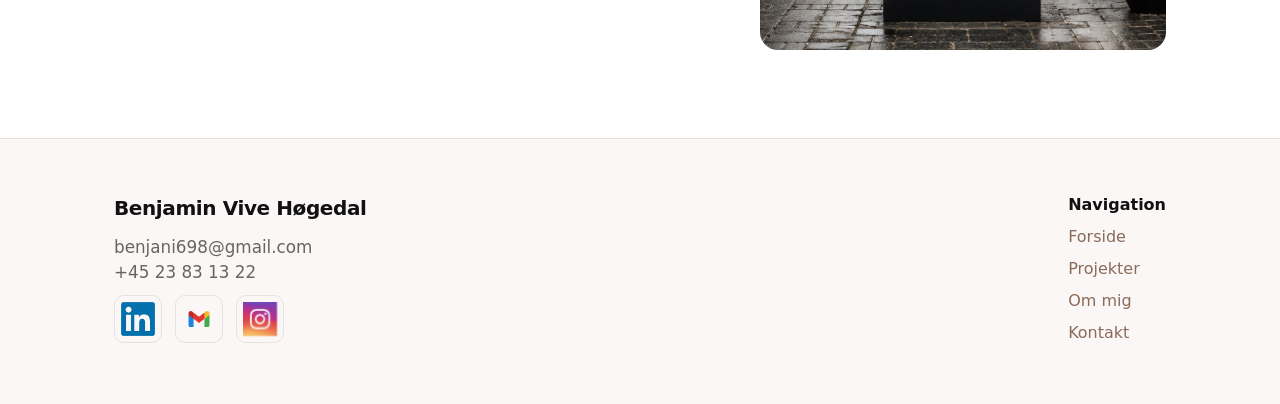
<file: projects/project3.html>
<!doctype html>
<html lang="da">
  <head>
    <meta charset="utf-8" />
    <meta name="viewport" content="width=device-width,initial-scale=1" />
    <title>Lumina One — Benjamin Vive Høgedal</title>
    <link rel="icon" type="image/png" href="../Images/bvh.png" />
    <link rel="stylesheet" href="../css/styles.css?v=20260813" />
  </head>
  <body>
    <header class="site-header">
      <div class="container header-inner">
        <a href="../index.html" class="brand-link" aria-label="Gå til forsiden">
          <img src="../Images/bvh.png" alt="BVH logo" class="brand-logo" />
          <h1 class="brand">Benjamin Vive Høgedal</h1>
        </a>
        <nav class="site-nav" aria-label="Hovednavigation">
          <a href="../index.html">Forside</a>
          <a href="../projects.html">Projekter</a>
          <a href="../about.html">Om mig</a>
          <a href="../index.html#contact" class="btn">Kontakt</a>
        </nav>
      </div>
    </header>

    <main class="container project-page project-page-editorial reveal">
      <aside class="project-left project-left-editorial reveal-left">
        <span class="project-meta">LANDINGPAGE</span>
        <h2>Lumina</h2>

        <p class="muted project-intro">
          Lumina Audio er en landingpage for en bærbar højttaler målrettet unge,
          sociale mennesker, der bruger musik som samlingspunkt. Siden skal
          præsentere højttaleren som mere end bare lyd — den skaber stemning og
          fællesskab, hjemme, på stranden eller til fest. Udtrykket er socialt,
          moderne og stilrent, med jordnære farver og et roligt, æstetisk
          design.
        </p>
      </aside>

      <section
        class="project-visual project-visual-editorial reveal reveal-right"
        aria-label="Lumina showcase"
      >
        <div>
          <img
            src="../Images/lumina2.png"
            alt="Lumina højttaler"
            class="project-feature-visual"
          />
          <p class="project-link-label">Live server</p>
          <a
            href="https://benjaminhogedal.github.io/Eksamen-Landingpage/"
            target="_blank"
            rel="noopener noreferrer"
            class="project-link"
          >
            Klik her
          </a>
        </div>
      </section>
    </main>

    <section
      class="container project-lumina-section reveal"
      aria-label="Forskellige højtalere"
    >
      <div class="project-lumina-grid">
        <div class="project-lumina-block">
          <span class="project-meta">FORSKELLIGE HØJTALERE</span>
          <img
            src="../Images/lumina3.png"
            alt="Forskellige Lumina højtalere"
            class="project-feature-visual reveal reveal-left"
          />
          <span
            class="project-meta project-lumina-subheading project-lumina-moodboard"
            >MOODBOARD</span
          >
          <img
            src="../Images/lumina6.png"
            alt="Lumina moodboard"
            class="project-feature-visual reveal reveal-left"
          />
        </div>

        <div class="project-lumina-block">
          <span class="project-meta">BRANDIDENTITET</span>
          <img
            src="../Images/lumina4.png"
            alt="Lumina brandidentitet"
            class="project-feature-visual reveal reveal-right"
          />
          <span class="project-meta project-lumina-subheading"
            >LUMINA LOGO</span
          >
          <img
            src="../Images/lumina5.png"
            alt="Lumina logo"
            class="project-feature-visual reveal reveal-right"
          />
          <span class="project-meta project-lumina-subheading"
            >FUNKTIONS DESIGN</span
          >
          <img
            src="../Images/lumina7.png"
            alt="Lumina funktions design"
            class="project-feature-visual reveal reveal-right"
          />
          <span class="project-meta project-lumina-subheading">PERSONA</span>
          <img
            src="../Images/lumina8.png"
            alt="Lumina persona"
            class="project-feature-visual reveal reveal-right"
          />
        </div>
      </div>
    </section>

    <section
      class="project-reflection project-reflection--lumina reveal"
      aria-label="Refleksion"
    >
      <div class="container project-reflection-inner">
        <div class="project-reflection-copy reveal-left">
          <h3>Refleksion</h3>
          <p>
            Lumina var vores første projekt på multimediedesigneruddannelsen og
            gav os vores første erfaring med at arbejde med en komplet
            designproces fra idé til færdig løsning. Gennem projektet lærte vi
            at arbejde med målgruppe, persona, moodboard, visuel identitet og
            UX/UI-design og omsætte det til en sammenhængende landingpage. Det
            gav især en forståelse for, hvor vigtigt det er at have en tydelig
            rød tråd mellem målgruppen, produktet og de visuelle valg. Samtidig
            var projektet et godt udgangspunkt for at lære de grundlæggende
            værktøjer og arbejdsmetoder, som vi senere har kunnet bygge videre
            på i større og mere komplekse projekter.
          </p>
        </div>

        <div class="project-reflection-visual reveal-right">
          <img src="../Images/lumina9.png" alt="Lumina refleksion" />
        </div>
      </div>
    </section>

    <footer id="contact" class="site-footer">
      <div class="container footer-inner">
        <div class="contact-card">
          <h4>Benjamin Vive Høgedal</h4>
          <p class="muted">benjani698@gmail.com<br />+45 23 83 13 22</p>
          <div class="socials">
            <a
              href="https://www.linkedin.com/in/benjamin-h%C3%B8gedal-1390563bb/"
              aria-label="LinkedIn"
              target="_blank"
              rel="noopener noreferrer"
              ><img
                src="../Images/LinkedIn_logo_initials.png.webp"
                alt="LinkedIn"
                width="28"
            /></a>
            <a
              href="mailto:benjani698@gmail.com"
              aria-label="Gmail"
              target="_blank"
              rel="noopener noreferrer"
              ><img src="../Images/GmailLogo.png" alt="Gmail" width="28"
            /></a>
            <a
              href="https://www.instagram.com/benjaminhogedal/"
              aria-label="Instagram"
              target="_blank"
              rel="noopener noreferrer"
              ><img src="../Images/InstaLogo.jpeg" alt="Instagram" width="28"
            /></a>
          </div>
        </div>

        <nav class="footer-nav" aria-label="Footer navigation">
          <strong>Navigation</strong>
          <a href="../index.html">Forside</a>
          <a href="../projects.html">Projekter</a>
          <a href="../about.html">Om mig</a>
          <a href="../index.html#contact">Kontakt</a>
        </nav>
      </div>
    </footer>

    <script src="../js/main.js"></script>
  </body>
</html>
</file>
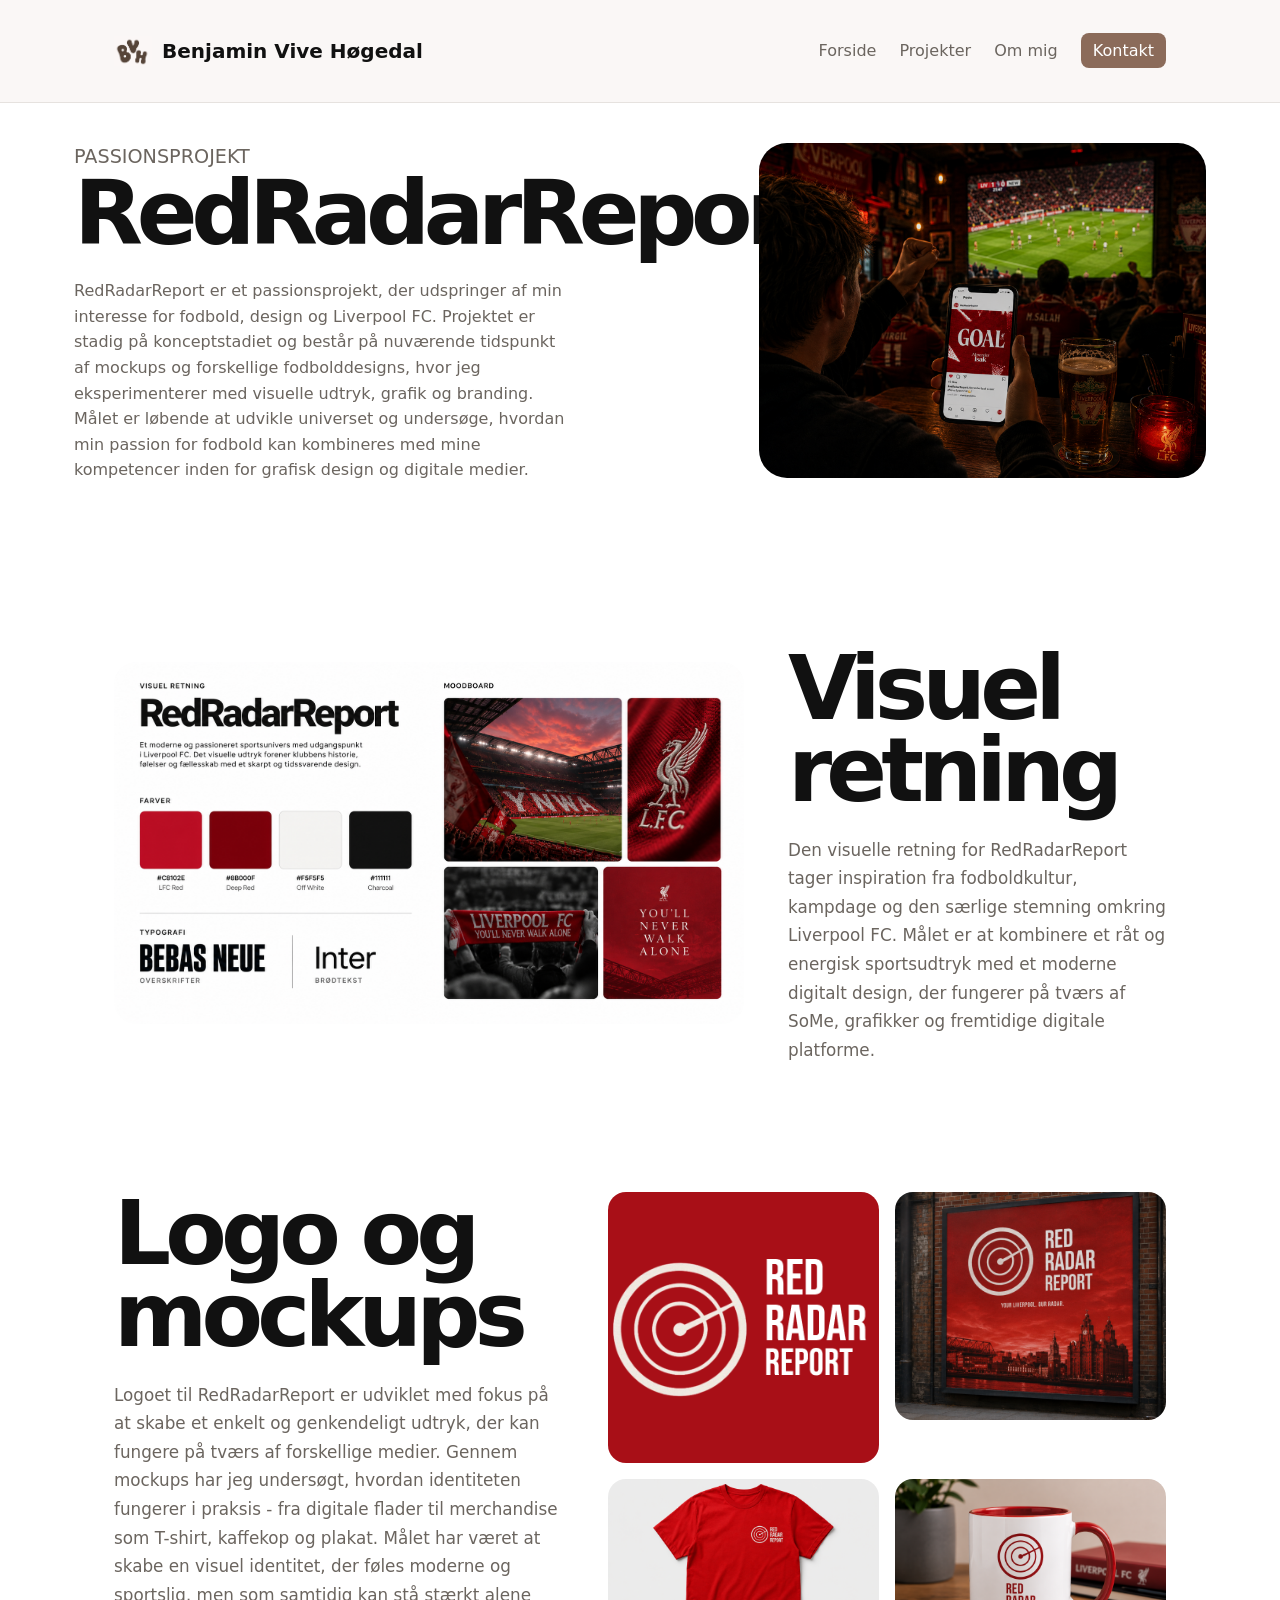
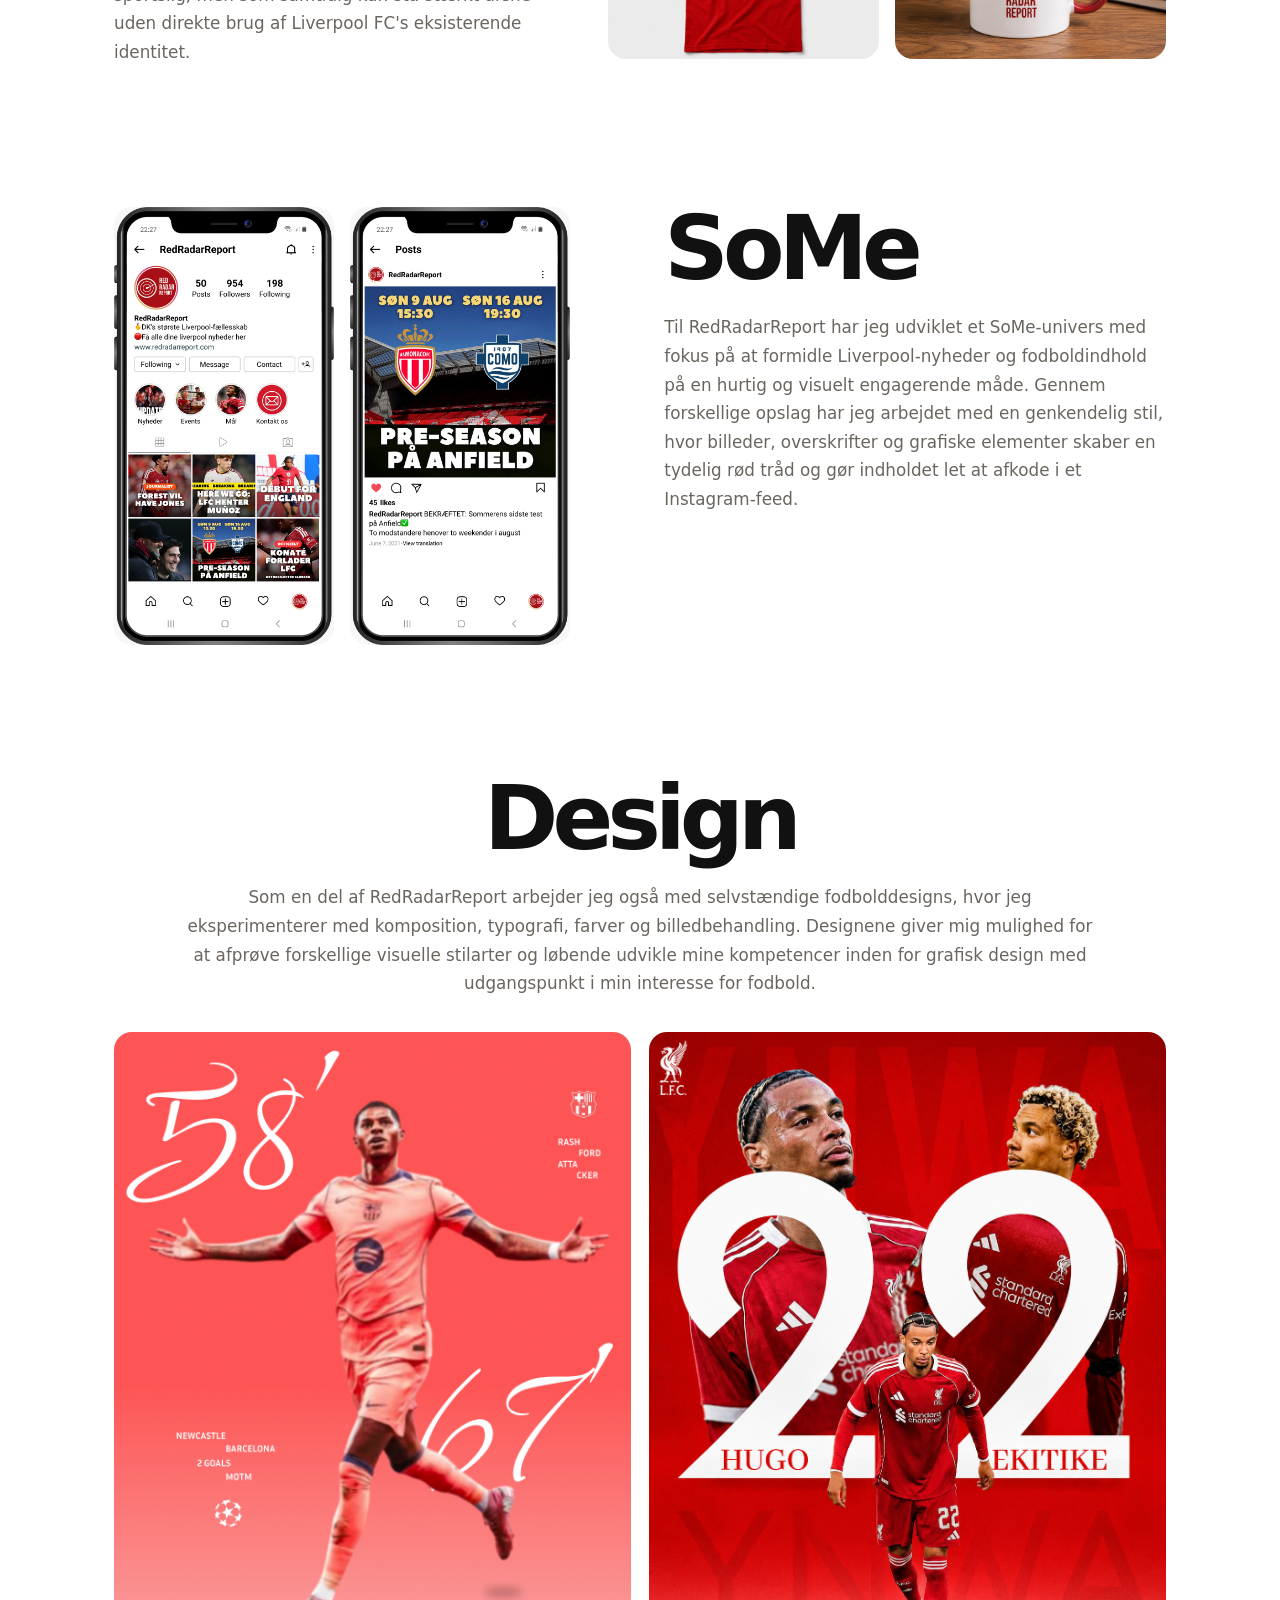
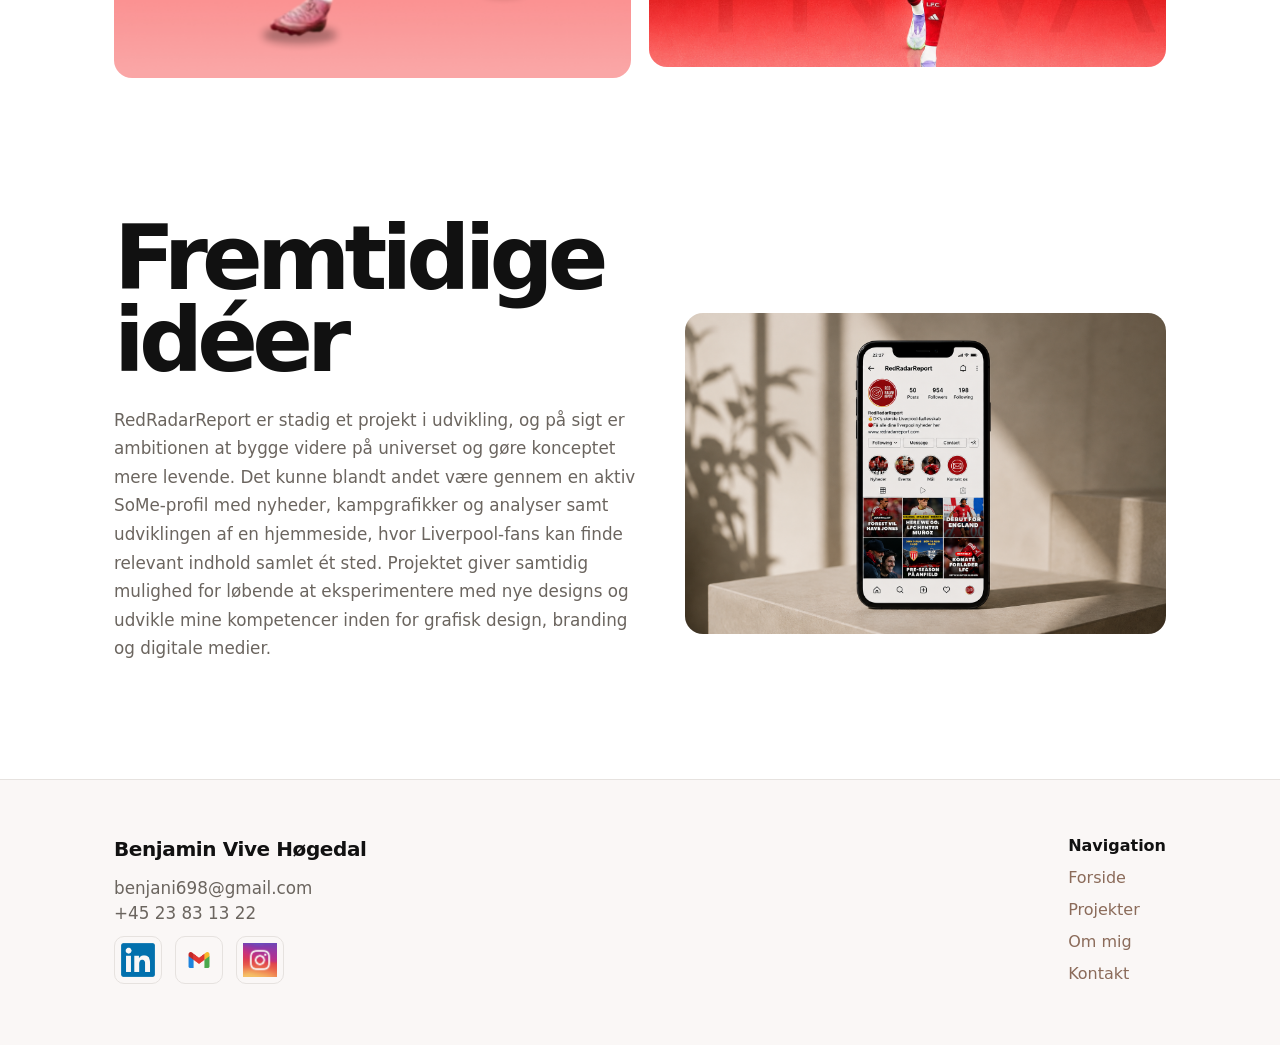
<file: projects/project4.html>
<!doctype html>
<html lang="da">
  <head>
    <meta charset="utf-8" />
    <meta name="viewport" content="width=device-width,initial-scale=1" />
    <title>RedRadarReport — Benjamin Vive Høgedal</title>
    <link rel="icon" type="image/png" href="../Images/bvh.png" />
    <link rel="stylesheet" href="../css/styles.css?v=20260813" />
  </head>
  <body>
    <header class="site-header">
      <div class="container header-inner">
        <a href="../index.html" class="brand-link" aria-label="Gå til forsiden">
          <img src="../Images/bvh.png" alt="BVH logo" class="brand-logo" />
          <h1 class="brand">Benjamin Vive Høgedal</h1>
        </a>
        <nav class="site-nav" aria-label="Hovednavigation">
          <a href="../index.html">Forside</a>
          <a href="../projects.html">Projekter</a>
          <a href="../about.html">Om mig</a>
          <a href="../index.html#contact" class="btn">Kontakt</a>
        </nav>
      </div>
    </header>

    <main class="container project-page project-page-editorial reveal">
      <aside class="project-left project-left-editorial reveal-left">
        <span class="project-meta">PASSIONSPROJEKT</span>
        <h2>RedRadarReport</h2>

        <p class="muted project-intro">
          RedRadarReport er et passionsprojekt, der udspringer af min interesse
          for fodbold, design og Liverpool FC. Projektet er stadig på
          konceptstadiet og består på nuværende tidspunkt af mockups og
          forskellige fodbolddesigns, hvor jeg eksperimenterer med visuelle
          udtryk, grafik og branding. Målet er løbende at udvikle universet og
          undersøge, hvordan min passion for fodbold kan kombineres med mine
          kompetencer inden for grafisk design og digitale medier.
        </p>
      </aside>

      <section
        class="project-visual project-visual-editorial reveal reveal-right"
        aria-label="RedRadarReport showcase"
      >
        <div style="padding-left: 48px">
          <img
            src="../Images/red1.png"
            alt="RedRadarReport preview"
            class="project-feature-visual"
          />
        </div>
      </section>
    </main>

    <section
      class="container project-story project-story--redradar reveal reveal-left"
    >
      <div class="project-story-visual">
        <img
          src="../Images/red5.png"
          alt="RedRadarReport visuel retning"
          class="project-story-image"
        />
      </div>

      <div class="project-story-copy">
        <h3>Visuel retning</h3>
        <p>
          Den visuelle retning for RedRadarReport tager inspiration fra
          fodboldkultur, kampdage og den særlige stemning omkring Liverpool FC.
          Målet er at kombinere et råt og energisk sportsudtryk med et moderne
          digitalt design, der fungerer på tværs af SoMe, grafikker og
          fremtidige digitale platforme.
        </p>
      </div>
    </section>

    <section class="container project-logo-mockups reveal reveal-left">
      <div class="project-logo-mockups-copy">
        <h3>Logo og mockups</h3>
        <p>
          Logoet til RedRadarReport er udviklet med fokus på at skabe et enkelt
          og genkendeligt udtryk, der kan fungere på tværs af forskellige
          medier. Gennem mockups har jeg undersøgt, hvordan identiteten fungerer
          i praksis - fra digitale flader til merchandise som T-shirt, kaffekop
          og plakat. Målet har været at skabe en visuel identitet, der føles
          moderne og sportslig, men som samtidig kan stå stærkt alene uden
          direkte brug af Liverpool FC's eksisterende identitet.
        </p>
      </div>

      <div
        class="project-logo-mockups-visual"
        aria-label="Logo og mockups galleri"
      >
        <img src="../Images/red6.png" alt="RedRadarReport logo" />
        <img src="../Images/red2.png" alt="RedRadarReport T-shirt mockup" />
        <img src="../Images/red3.png" alt="RedRadarReport kaffekop mockup" />
        <img src="../Images/red4.png" alt="RedRadarReport plakat mockup" />
      </div>
    </section>

    <section
      class="container project-logo-mockups project-logo-mockups--reverse reveal reveal-left"
    >
      <div class="project-logo-mockups-copy">
        <h3>SoMe</h3>
        <p>
          Til RedRadarReport har jeg udviklet et SoMe-univers med fokus på at
          formidle Liverpool-nyheder og fodboldindhold på en hurtig og visuelt
          engagerende måde. Gennem forskellige opslag har jeg arbejdet med en
          genkendelig stil, hvor billeder, overskrifter og grafiske elementer
          skaber en tydelig rød tråd og gør indholdet let at afkode i et
          Instagram-feed.
        </p>
      </div>

      <div class="project-logo-mockups-visual" aria-label="SoMe galleri">
        <img src="../Images/red7.png" alt="RedRadarReport SoMe opslag 1" />
        <img src="../Images/red8.png" alt="RedRadarReport SoMe opslag 2" />
      </div>
    </section>

    <section class="container project-design-grid reveal reveal-left">
      <div class="project-design-grid-copy">
        <h3>Design</h3>
        <p>
          Som en del af RedRadarReport arbejder jeg også med selvstændige
          fodbolddesigns, hvor jeg eksperimenterer med komposition, typografi,
          farver og billedbehandling. Designene giver mig mulighed for at
          afprøve forskellige visuelle stilarter og løbende udvikle mine
          kompetencer inden for grafisk design med udgangspunkt i min interesse
          for fodbold.
        </p>
      </div>

      <div class="project-design-grid-visual" aria-label="Design galleri">
        <img src="../Images/red9.png" alt="RedRadarReport design 1" />
        <img src="../Images/red10.png" alt="RedRadarReport design 2" />
      </div>
    </section>

    <section class="container project-future reveal reveal-left">
      <div class="project-future-copy">
        <h3>Fremtidige idéer</h3>
        <p>
          RedRadarReport er stadig et projekt i udvikling, og på sigt er
          ambitionen at bygge videre på universet og gøre konceptet mere
          levende. Det kunne blandt andet være gennem en aktiv SoMe-profil med
          nyheder, kampgrafikker og analyser samt udviklingen af en hjemmeside,
          hvor Liverpool-fans kan finde relevant indhold samlet ét sted.
          Projektet giver samtidig mulighed for løbende at eksperimentere med
          nye designs og udvikle mine kompetencer inden for grafisk design,
          branding og digitale medier.
        </p>
      </div>

      <div class="project-future-visual" aria-label="Fremtidige idéer visual">
        <img src="../Images/red11.png" alt="RedRadarReport fremtidige idéer" />
      </div>
    </section>

    <footer id="contact" class="site-footer">
      <div class="container footer-inner">
        <div class="contact-card">
          <h4>Benjamin Vive Høgedal</h4>
          <p class="muted">benjani698@gmail.com<br />+45 23 83 13 22</p>
          <div class="socials">
            <a
              href="https://www.linkedin.com/in/benjamin-h%C3%B8gedal-1390563bb/"
              aria-label="LinkedIn"
              target="_blank"
              rel="noopener noreferrer"
              ><img
                src="../Images/LinkedIn_logo_initials.png.webp"
                alt="LinkedIn"
                width="28"
            /></a>
            <a
              href="mailto:benjani698@gmail.com"
              aria-label="Gmail"
              target="_blank"
              rel="noopener noreferrer"
              ><img src="../Images/GmailLogo.png" alt="Gmail" width="28"
            /></a>
            <a
              href="https://www.instagram.com/benjaminhogedal/"
              aria-label="Instagram"
              target="_blank"
              rel="noopener noreferrer"
              ><img src="../Images/InstaLogo.jpeg" alt="Instagram" width="28"
            /></a>
          </div>
        </div>

        <nav class="footer-nav" aria-label="Footer navigation">
          <strong>Navigation</strong>
          <a href="../index.html">Forside</a>
          <a href="../projects.html">Projekter</a>
          <a href="../about.html">Om mig</a>
          <a href="../index.html#contact">Kontakt</a>
        </nav>
      </div>
    </footer>
    <script src="../js/main.js"></script>
  </body>
</html>
</file>
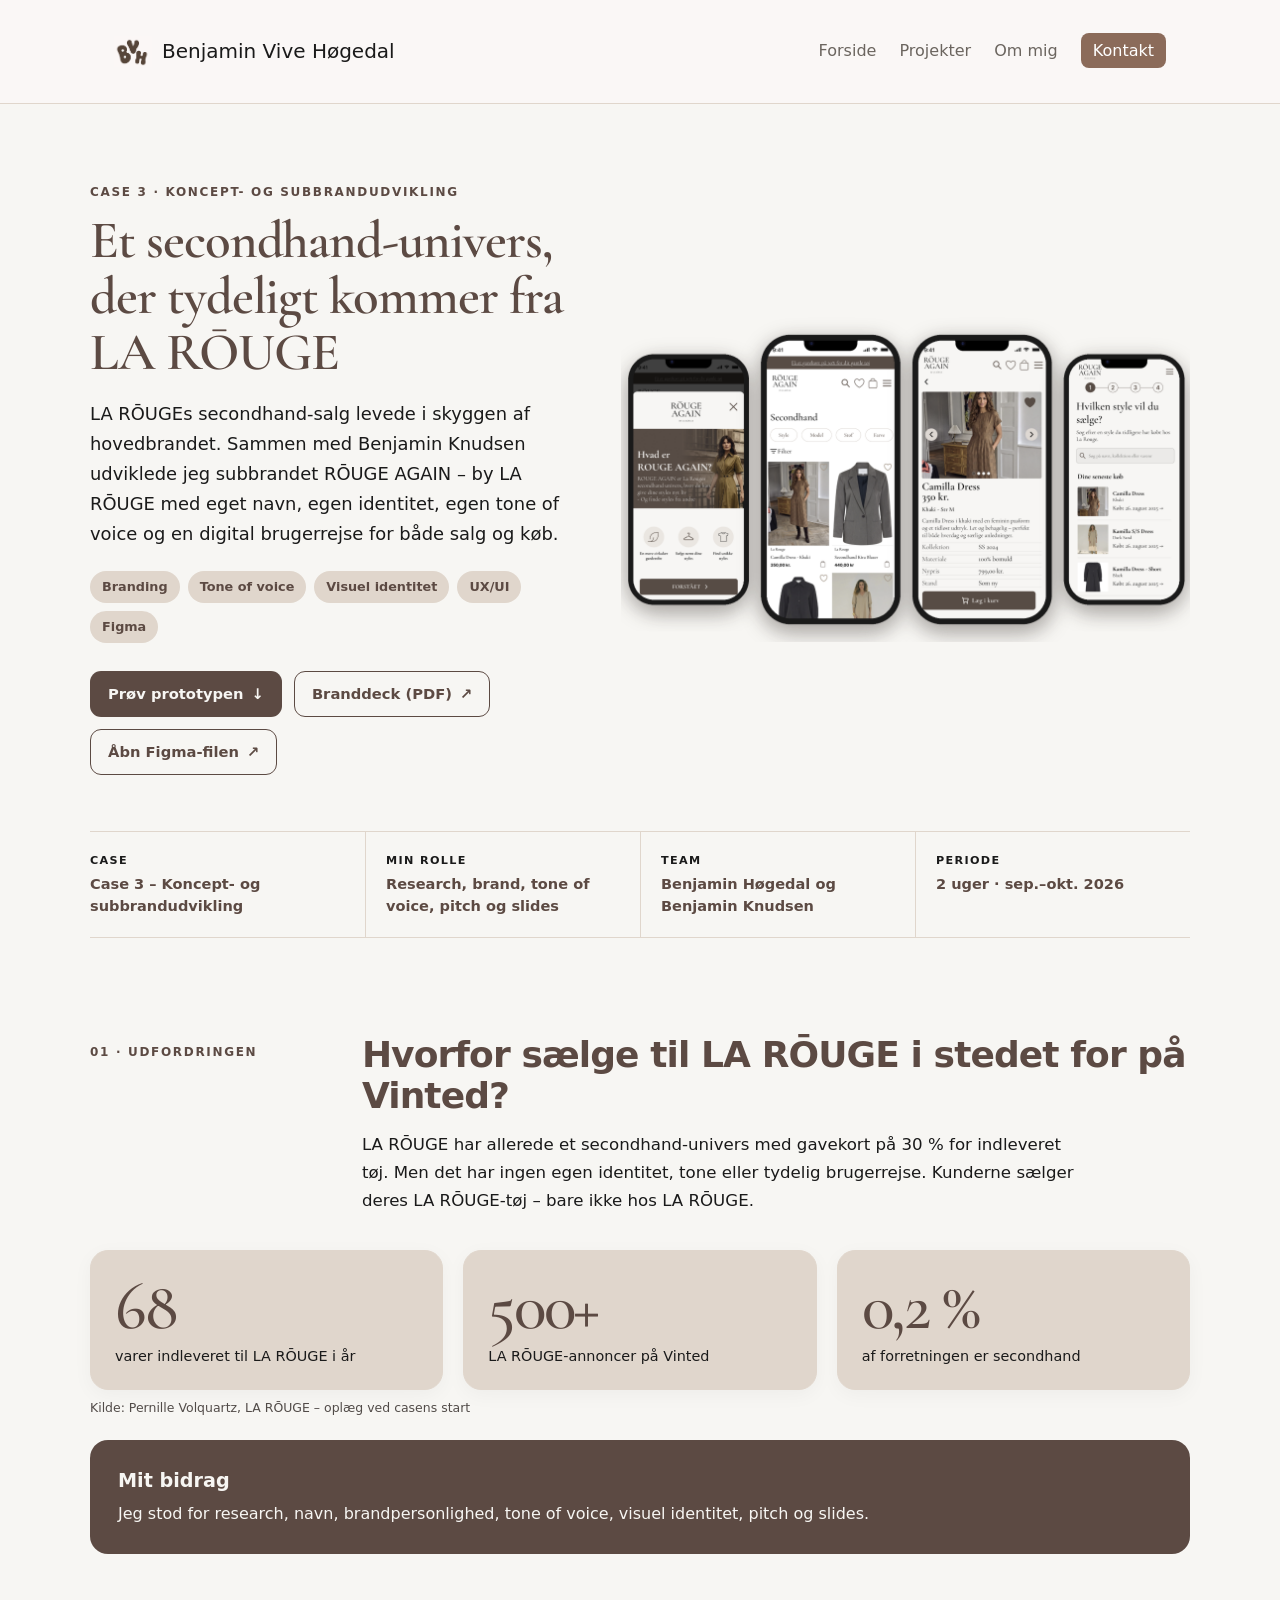
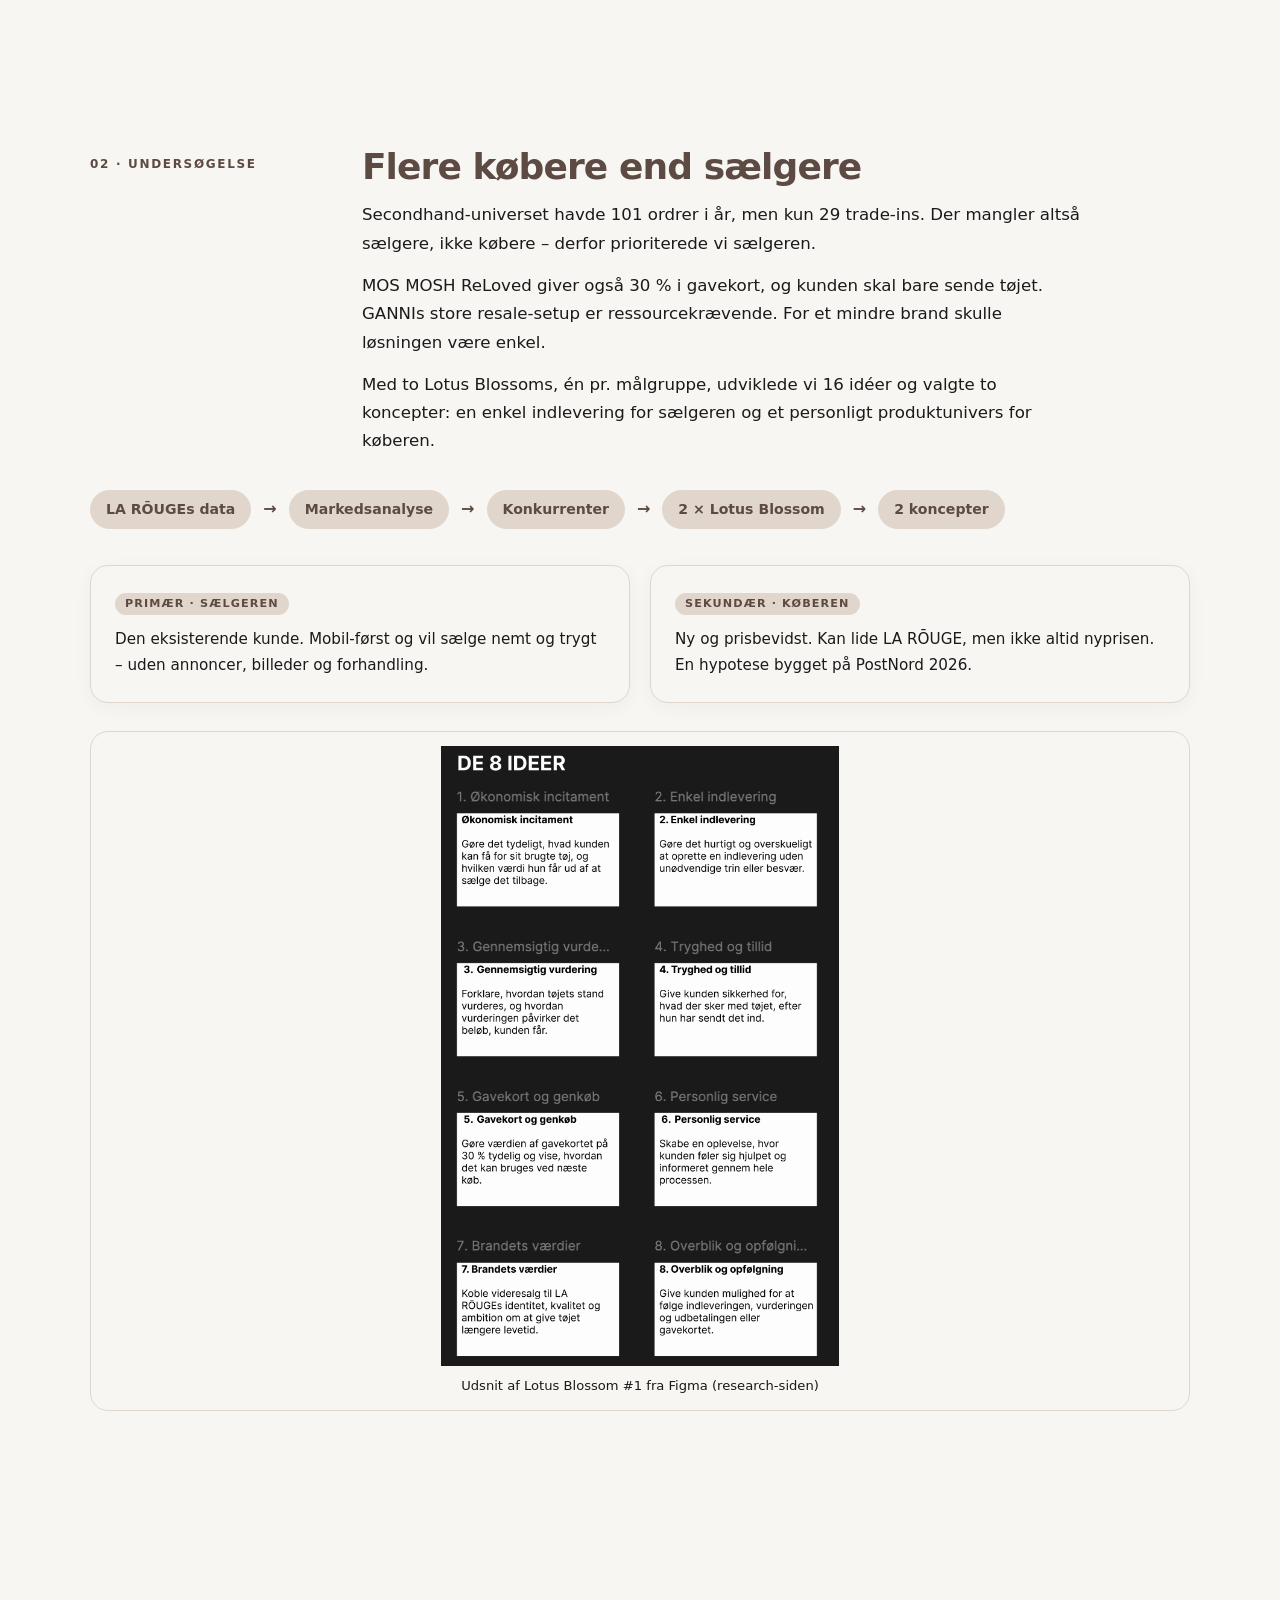
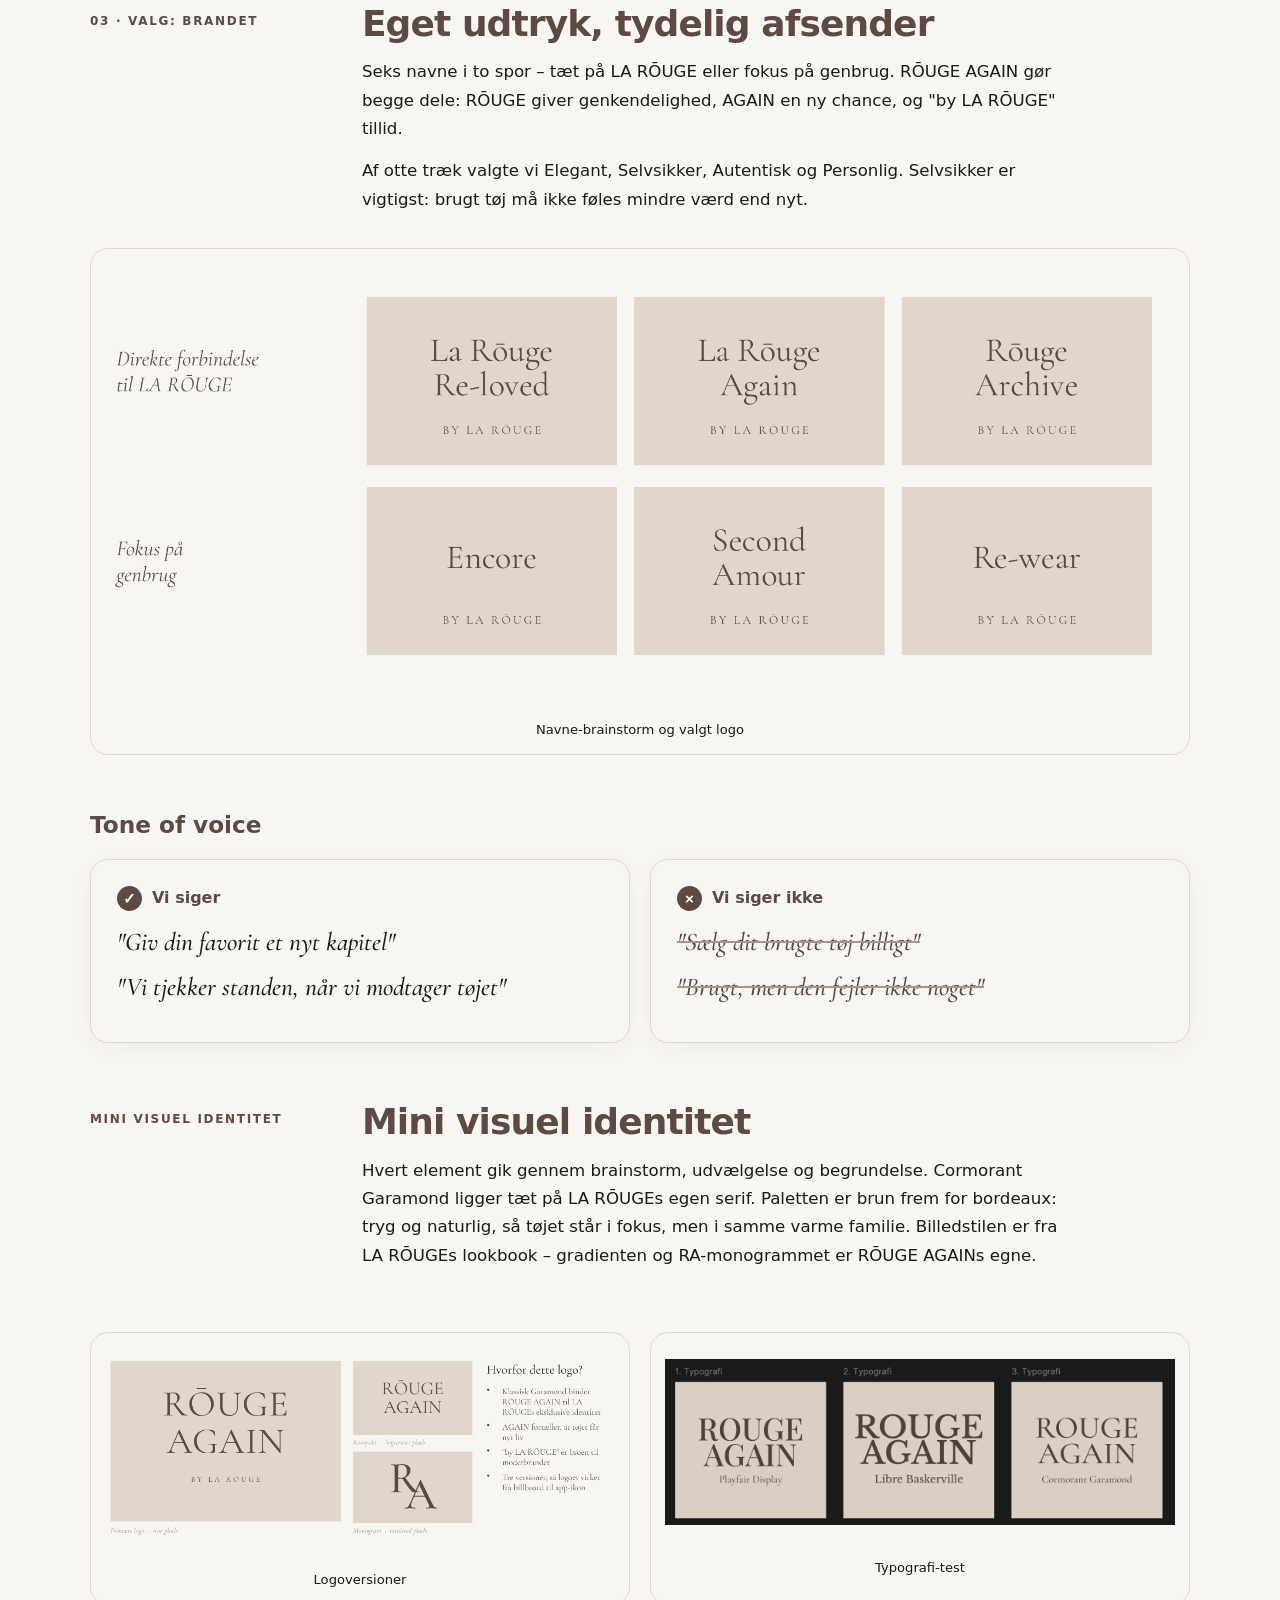
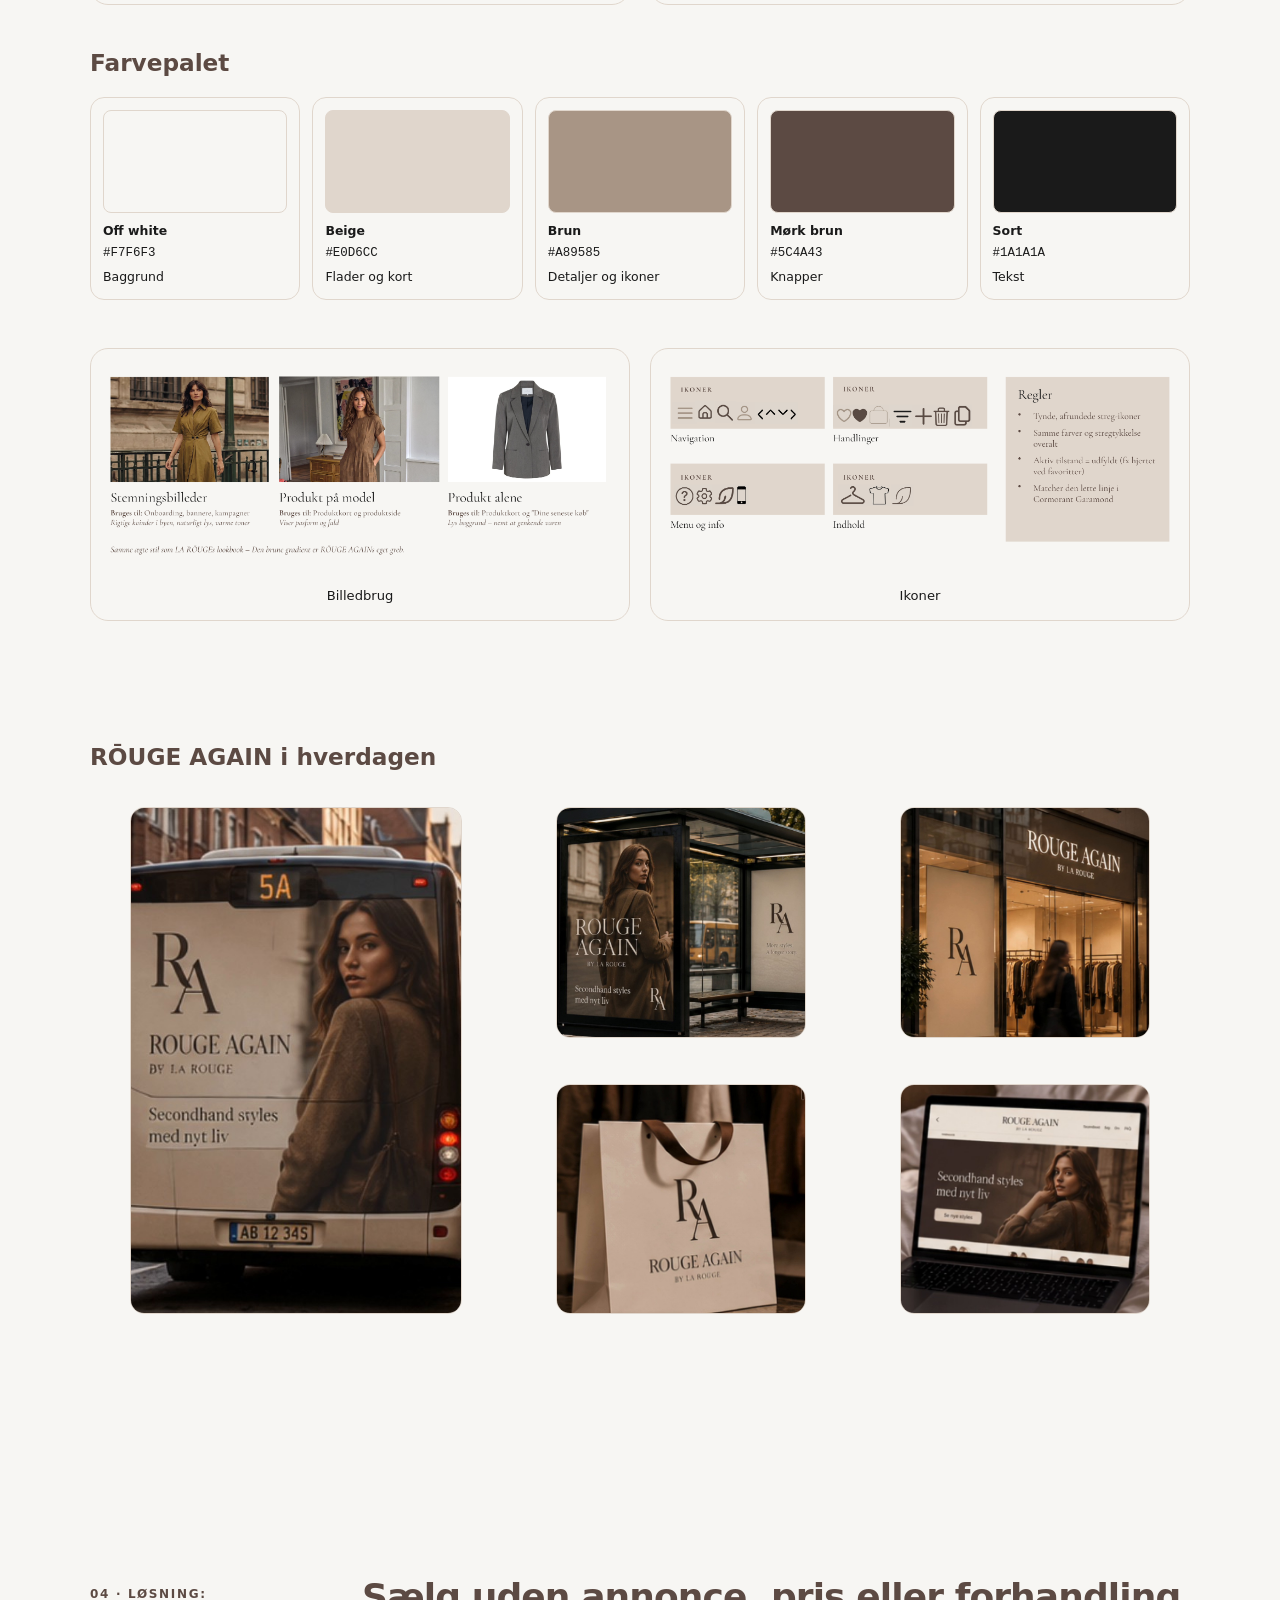
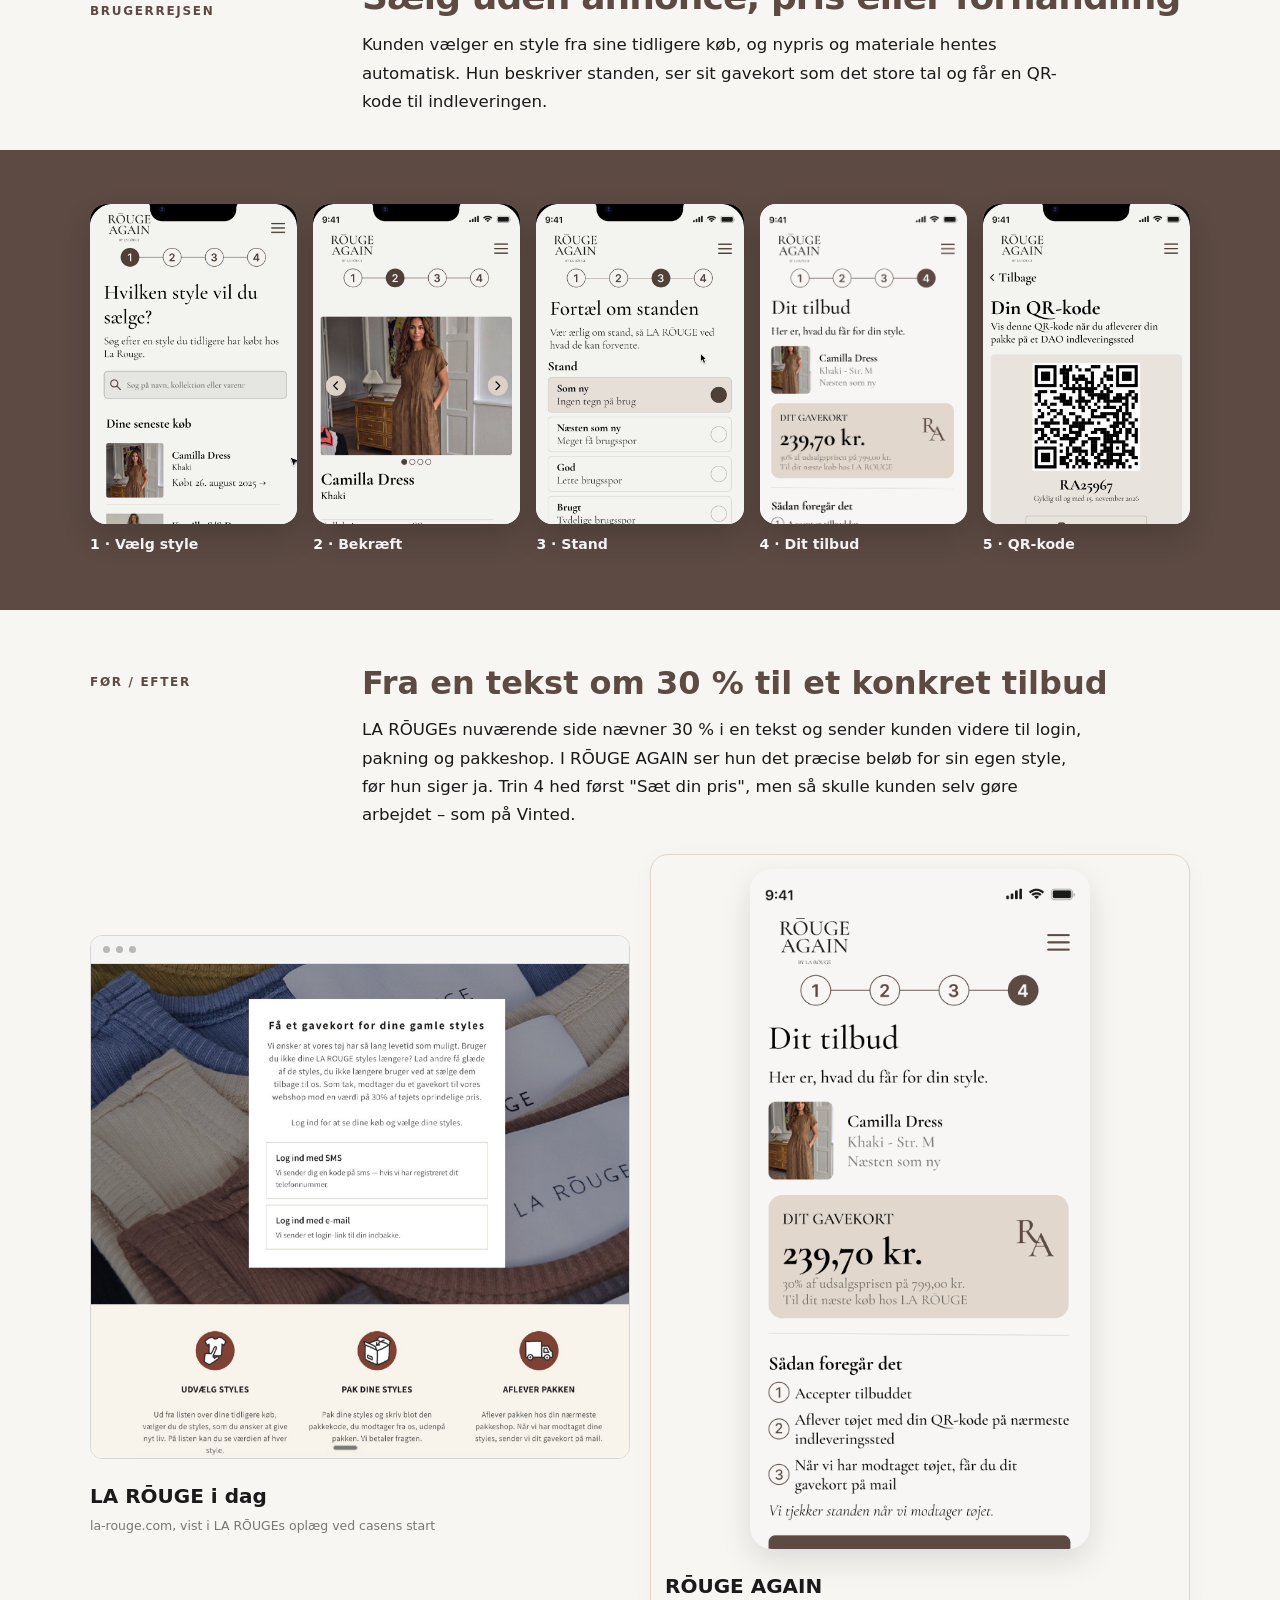
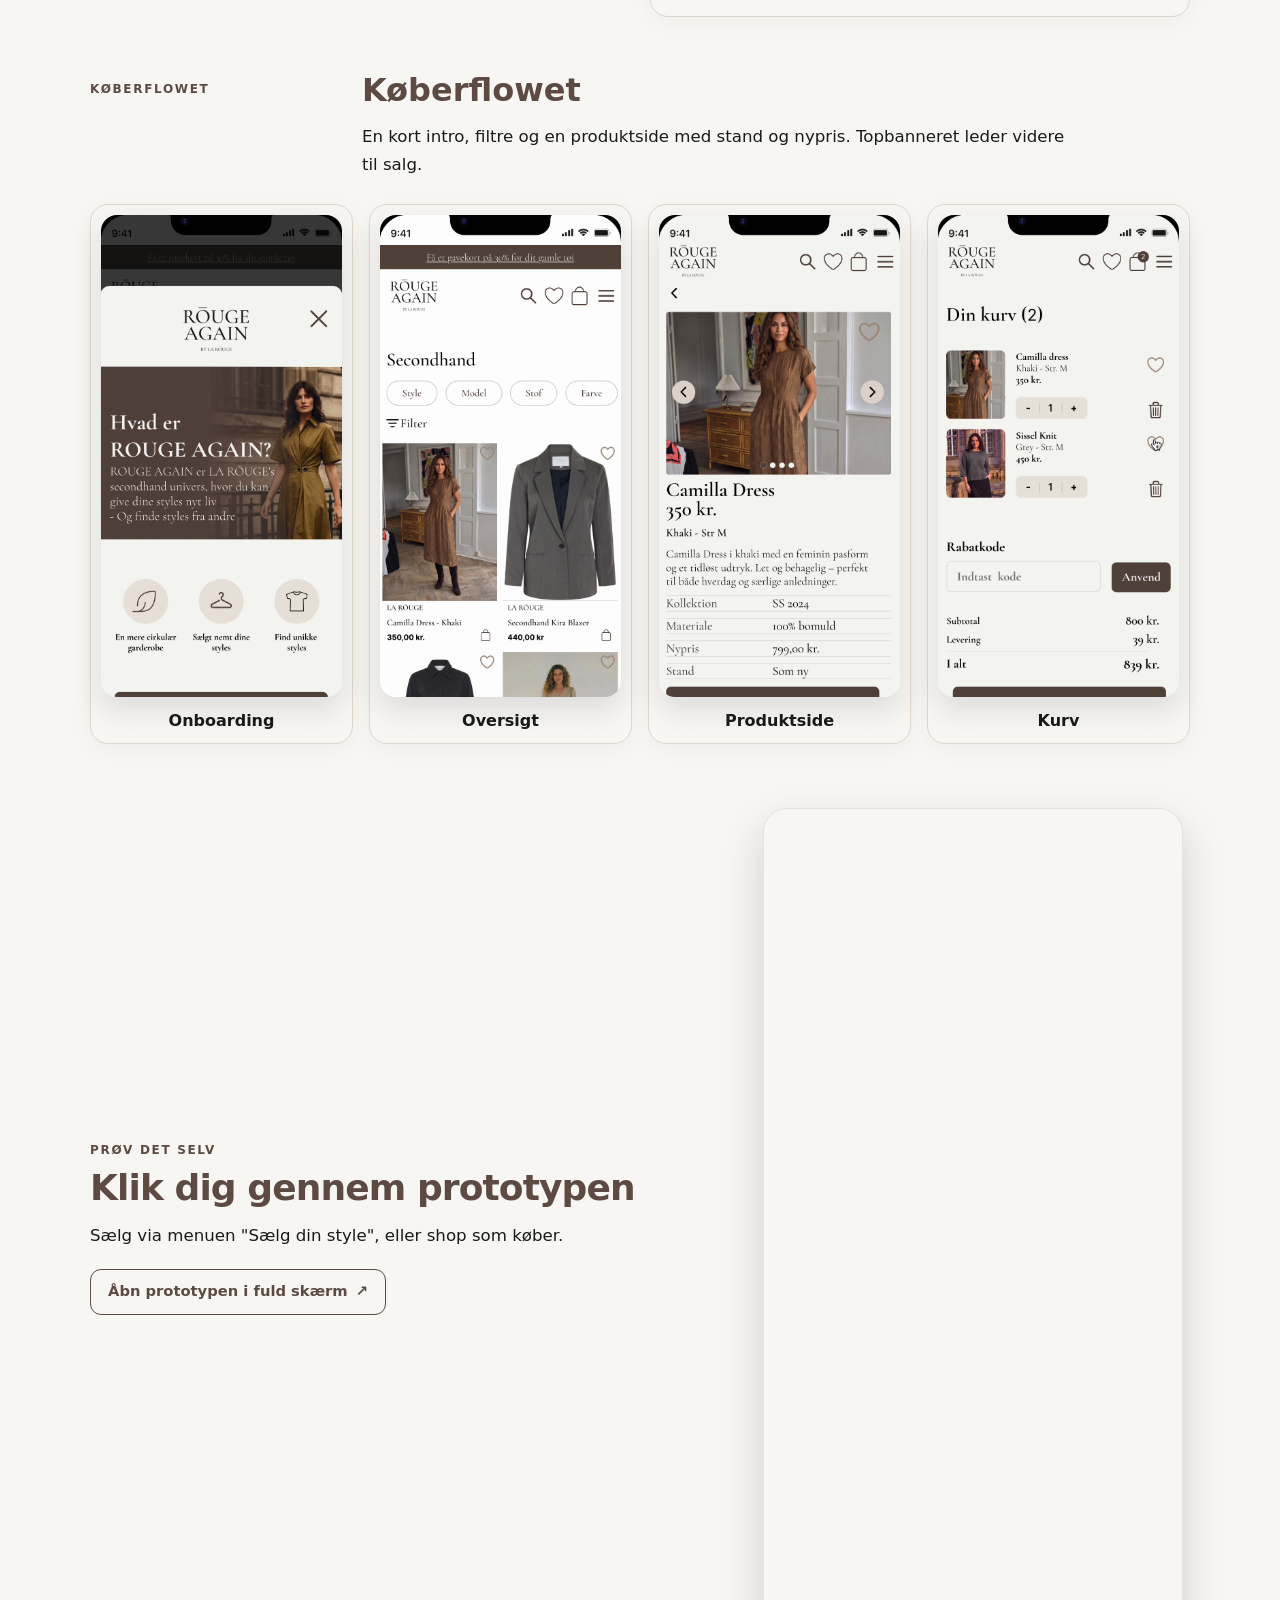
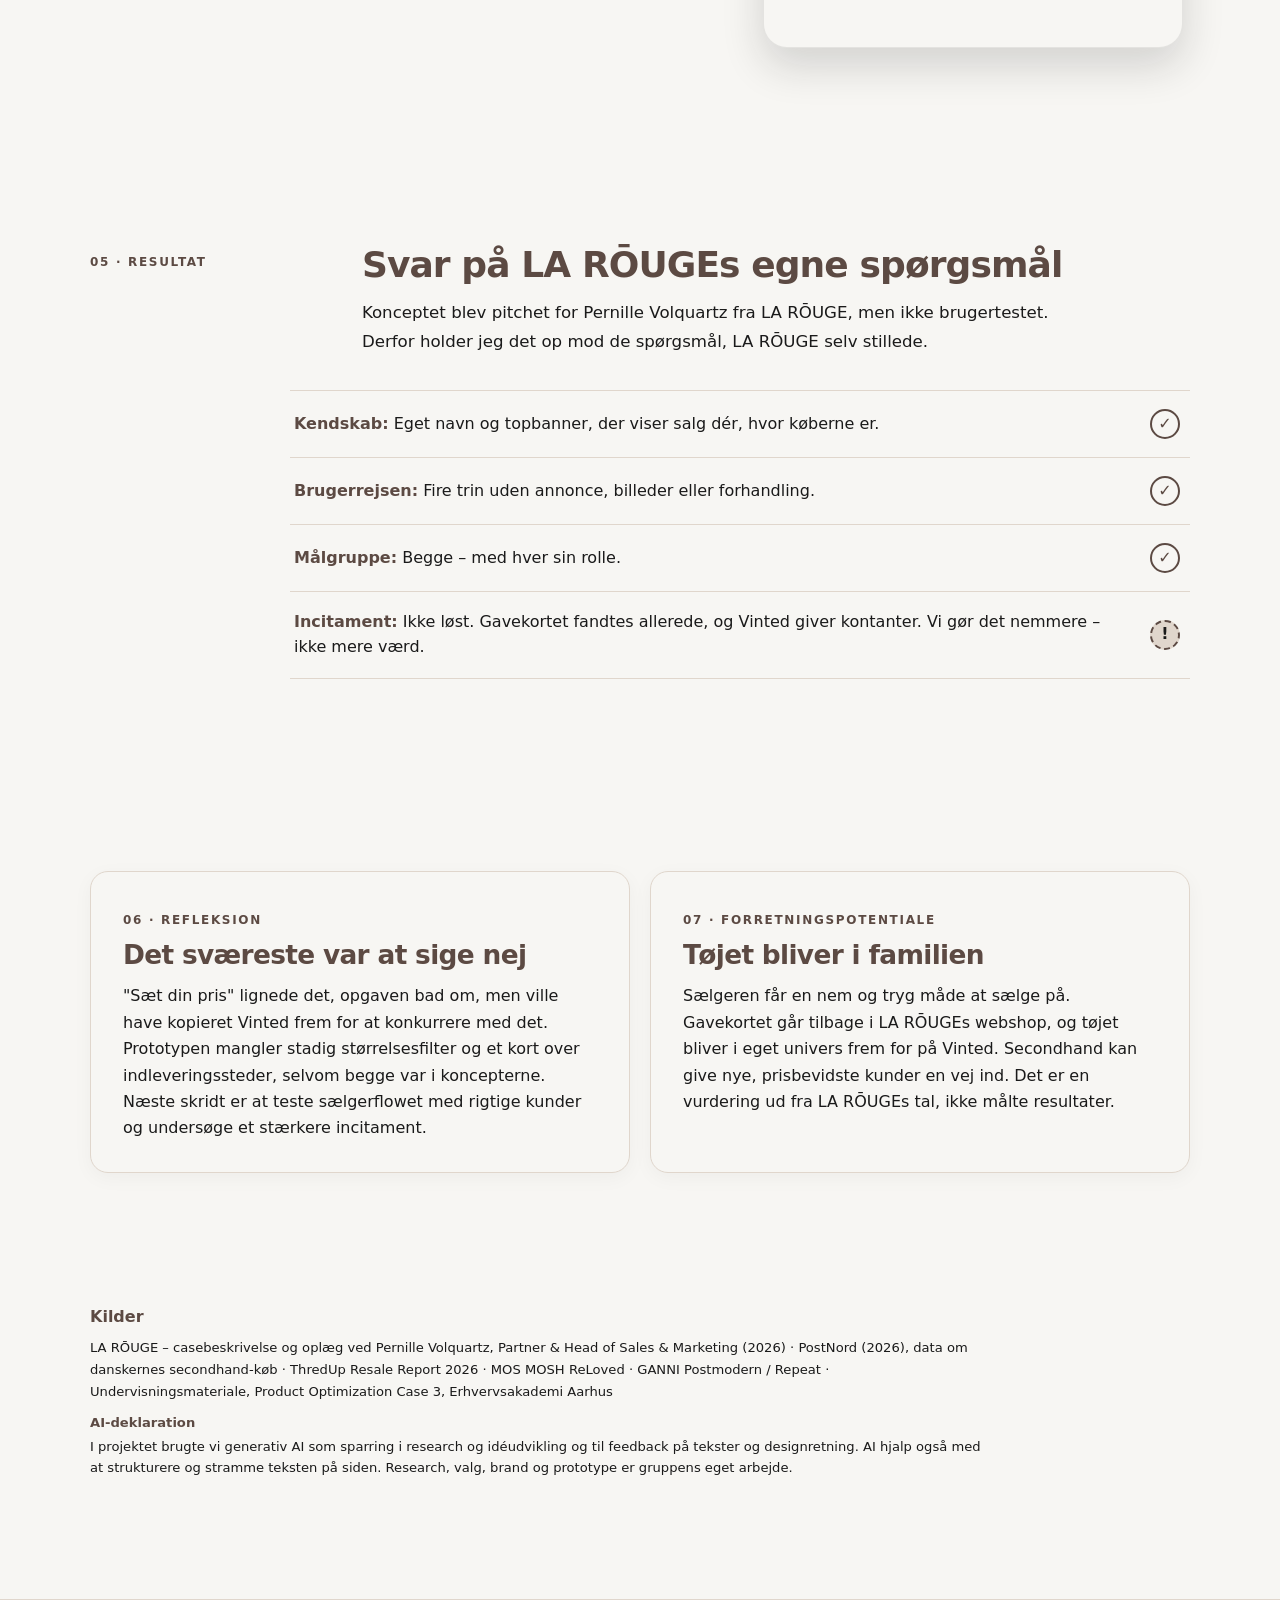
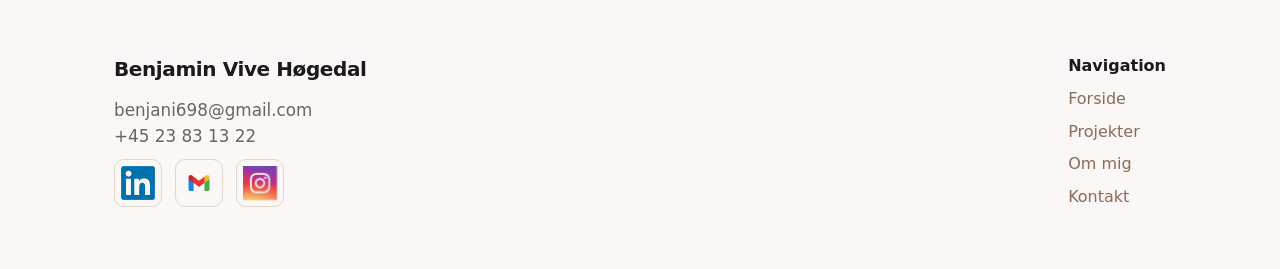
<file: projects/rouge-again.html>
<!doctype html>
<html lang="da">
  <head>
    <meta charset="utf-8" />
    <meta name="viewport" content="width=device-width,initial-scale=1" />
    <title>Case 3: RŌUGE AGAIN – Benjamin Vive Høgedal</title>
    <meta name="description" content="Case 3: RŌUGE AGAIN – et subbrand og en digital brugerrejse for LA RŌUGEs secondhand-salg." />
    <link rel="icon" type="image/png" href="../Images/bvh.png" />
    <link rel="preconnect" href="https://fonts.googleapis.com" />
    <link rel="preconnect" href="https://fonts.gstatic.com" crossorigin />
    <link href="https://fonts.googleapis.com/css2?family=Cormorant+Garamond:ital,wght@0,500;0,600;1,500;1,600&display=swap" rel="stylesheet" />
    <link rel="stylesheet" href="../css/styles.css?v=20260813" />
    <link rel="stylesheet" href="../css/rouge-again.css" />
  </head>
  <body class="page-rouge">
    <header class="site-header">
      <div class="container header-inner">
        <a href="../index.html" class="brand-link" aria-label="Gå til forsiden">
          <img src="../Images/bvh.png" alt="BVH logo" class="brand-logo" width="38" height="38" loading="lazy" />
          <span class="brand">Benjamin Vive Høgedal</span>
        </a>
        <nav class="site-nav" aria-label="Hovednavigation">
          <a href="../index.html">Forside</a>
          <a href="../projects.html">Projekter</a>
          <a href="../about.html">Om mig</a>
          <a href="../index.html#contact" class="btn">Kontakt</a>
        </nav>
      </div>
    </header>

    <main class="case-vuuh-main">
      <div class="case-vuuh-container">
        <section class="vv-hero reveal" aria-labelledby="ra-title">
          <div class="vv-hero-copy">
            <p class="vv-eyebrow">CASE 3 · KONCEPT- OG SUBBRANDUDVIKLING</p>
            <h1 id="ra-title">Et secondhand-univers, der tydeligt kommer fra LA RŌUGE</h1>
            <p class="vv-lead">LA RŌUGEs secondhand-salg levede i skyggen af hovedbrandet. Sammen med Benjamin Knudsen udviklede jeg subbrandet RŌUGE AGAIN – by LA RŌUGE med eget navn, egen identitet, egen tone of voice og en digital brugerrejse for både salg og køb.</p>
            <ul class="vv-tags" aria-label="Projektområder">
              <li>Branding</li><li>Tone of voice</li><li>Visuel identitet</li><li>UX/UI</li><li>Figma</li>
            </ul>
            <div class="vv-actions">
              <a class="vv-button vv-button-primary" href="#prototype">Prøv prototypen <span aria-hidden="true">↓</span></a>
              <a class="vv-button vv-button-secondary" href="../assets/case3/rouge-again-branddeck.pdf" target="_blank" rel="noopener">Branddeck (PDF) <span aria-hidden="true">↗</span></a>
              <a class="vv-button vv-button-secondary" href="https://www.figma.com/design/6wIJgOodnidPuSPEFE3685/Case-3---La-rouge?node-id=0-1&amp;t=T0dkkPQYDFlZ1iGX-1" target="_blank" rel="noopener">Åbn Figma-filen <span aria-hidden="true">↗</span></a>
            </div>
          </div>
          <figure class="vv-hero-visual ra-media ra-hero-art">
            <img src="../assets/case3/hero-phones.png" alt="Fire RŌUGE AGAIN-telefoner med sælger- og køberflow på transparent baggrund" width="1148" height="656" fetchpriority="high" />
            <span class="ra-media-placeholder" aria-hidden="true">Billede mangler<br /><code>hero-phones.png</code></span>
          </figure>
        </section>

        <div class="vv-facts reveal" role="group" aria-label="Faktabjælke">
          <div><small>Case</small><p>Case 3 – Koncept- og subbrandudvikling</p></div>
          <div><small>Min rolle</small><p>Research, brand, tone of voice, pitch og slides</p></div>
          <div><small>Team</small><p>Benjamin Høgedal og Benjamin Knudsen</p></div>
          <div><small>Periode</small><p>2 uger · sep.–okt. 2026</p></div>
        </div>
      </div>

      <section class="vv-section reveal" aria-labelledby="ra-challenge-title">
        <div class="case-vuuh-container">
          <div class="vv-section-head">
            <p class="vv-number">01 · UDFORDRINGEN</p>
            <div class="vv-copy">
              <h2 id="ra-challenge-title">Hvorfor sælge til LA RŌUGE i stedet for på Vinted?</h2>
              <p>LA RŌUGE har allerede et secondhand-univers med gavekort på 30 % for indleveret tøj. Men det har ingen egen identitet, tone eller tydelig brugerrejse. Kunderne sælger deres LA RŌUGE-tøj – bare ikke hos LA RŌUGE.</p>
            </div>
          </div>
          <div class="vv-stats ra-stat-row">
            <article class="vv-card vv-stat"><p class="ra-metric">68</p><p>varer indleveret til LA RŌUGE i år</p></article>
            <article class="vv-card vv-stat"><p class="ra-metric">500+</p><p>LA RŌUGE-annoncer på Vinted</p></article>
            <article class="vv-card vv-stat"><p class="ra-metric">0,2 %</p><p>af forretningen er secondhand</p></article>
          </div>
          <p class="ra-source">Kilde: Pernille Volquartz, LA RŌUGE – oplæg ved casens start</p>
          <aside class="vv-role">
            <h3>Mit bidrag</h3>
            <p>Jeg stod for research, navn, brandpersonlighed, tone of voice, visuel identitet, pitch og slides.</p>
          </aside>
        </div>
      </section>

      <section class="vv-section vv-tint reveal" aria-labelledby="ra-research-title">
        <div class="case-vuuh-container">
          <div class="vv-section-head">
            <p class="vv-number">02 · UNDERSØGELSE</p>
            <div class="vv-copy">
              <h2 id="ra-research-title">Flere købere end sælgere</h2>
              <p>Secondhand-universet havde 101 ordrer i år, men kun 29 trade-ins. Der mangler altså sælgere, ikke købere – derfor prioriterede vi sælgeren.</p>
              <p>MOS MOSH ReLoved giver også 30 % i gavekort, og kunden skal bare sende tøjet. GANNIs store resale-setup er ressourcekrævende. For et mindre brand skulle løsningen være enkel.</p>
              <p>Med to Lotus Blossoms, én pr. målgruppe, udviklede vi 16 idéer og valgte to koncepter: en enkel indlevering for sælgeren og et personligt produktunivers for køberen.</p>
            </div>
          </div>
          <div class="vv-methods" aria-label="Metoder">
            <span>LA RŌUGEs data</span><b aria-hidden="true">→</b><span>Markedsanalyse</span><b aria-hidden="true">→</b><span>Konkurrenter</span><b aria-hidden="true">→</b><span>2 × Lotus Blossom</span><b aria-hidden="true">→</b><span>2 koncepter</span>
          </div>
          <div class="vv-personas">
            <article class="vv-card ra-persona"><h3 class="vv-pill">Primær · Sælgeren</h3><p>Den eksisterende kunde. Mobil-først og vil sælge nemt og trygt – uden annoncer, billeder og forhandling.</p></article>
            <article class="vv-card ra-persona"><h3 class="vv-pill">Sekundær · Køberen</h3><p>Ny og prisbevidst. Kan lide LA RŌUGE, men ikke altid nyprisen. En hypotese bygget på PostNord 2026.</p></article>
          </div>
          <figure class="ra-media ra-lotus">
            <img src="../assets/case3/lotus-blossom.png" alt="Udsnit af Lotus Blossom nummer et for RŌUGE AGAIN-sælgeren" width="660" height="1030" loading="lazy" />
            <span class="ra-media-placeholder" aria-hidden="true">Billede mangler<br /><code>lotus-blossom.png</code></span>
            <figcaption>Udsnit af Lotus Blossom #1 fra Figma (research-siden)</figcaption>
          </figure>
        </div>
      </section>

      <section class="vv-section reveal" aria-labelledby="ra-brand-title">
        <div class="case-vuuh-container">
          <div class="vv-section-head">
            <p class="vv-number">03 · VALG: BRANDET</p>
            <div class="vv-copy">
              <h2 id="ra-brand-title">Eget udtryk, tydelig afsender</h2>
              <p>Seks navne i to spor – tæt på LA RŌUGE eller fokus på genbrug. RŌUGE AGAIN gør begge dele: RŌUGE giver genkendelighed, AGAIN en ny chance, og "by LA RŌUGE" tillid.</p>
              <p>Af otte træk valgte vi Elegant, Selvsikker, Autentisk og Personlig. Selvsikker er vigtigst: brugt tøj må ikke føles mindre værd end nyt.</p>
            </div>
          </div>
          <figure class="ra-media ra-brand-image">
            <img src="../assets/case3/navne-logo.png" alt="Navnebrainstorm med seks navne og det valgte RŌUGE AGAIN-logo" width="1860" height="777" loading="lazy" />
            <span class="ra-media-placeholder" aria-hidden="true">Billede mangler<br /><code>navne-logo.png</code></span>
            <figcaption>Navne-brainstorm og valgt logo</figcaption>
          </figure>

          <section class="ra-tone" aria-labelledby="ra-tone-title">
            <h3 id="ra-tone-title">Tone of voice</h3>
            <div class="ra-tone-grid">
              <article class="vv-card ra-tone-card ra-tone-yes">
                <h3>Vi siger</h3>
                <p class="ra-quote">"Giv din favorit et nyt kapitel"</p>
                <p class="ra-quote">"Vi tjekker standen, når vi modtager tøjet"</p>
              </article>
              <article class="vv-card ra-tone-card ra-tone-no">
                <h3>Vi siger ikke</h3>
                <p class="ra-quote">"Sælg dit brugte tøj billigt"</p>
                <p class="ra-quote">"Brugt, men den fejler ikke noget"</p>
              </article>
            </div>
          </section>

          <div class="vv-section-head ra-identity-head">
            <p class="vv-number">MINI VISUEL IDENTITET</p>
            <div class="vv-copy">
              <h2>Mini visuel identitet</h2>
              <p>Hvert element gik gennem brainstorm, udvælgelse og begrundelse. Cormorant Garamond ligger tæt på LA RŌUGEs egen serif. Paletten er brun frem for bordeaux: tryg og naturlig, så tøjet står i fokus, men i samme varme familie. Billedstilen er fra LA RŌUGEs lookbook – gradienten og RA-monogrammet er RŌUGE AGAINs egne.</p>
            </div>
          </div>
          <div class="ra-image-pair">
            <figure class="ra-media ra-brand-image">
              <img src="../assets/case3/logo-versioner.png" alt="RŌUGE AGAIN-logo i primær, kompakt og RA-monogram-version" width="1860" height="777" loading="lazy" />
              <span class="ra-media-placeholder" aria-hidden="true">Billede mangler<br /><code>logo-versioner.png</code></span>
              <figcaption>Logoversioner</figcaption>
            </figure>
            <figure class="ra-media ra-brand-image">
              <img src="../assets/case3/typografi-test.png" alt="Typografitest med Playfair Display, Libre Baskerville og Cormorant Garamond" width="1320" height="430" loading="lazy" />
              <span class="ra-media-placeholder" aria-hidden="true">Billede mangler<br /><code>typografi-test.png</code></span>
              <figcaption>Typografi-test</figcaption>
            </figure>
          </div>

          <h3 class="ra-swatches-title">Farvepalet</h3>
          <div class="ra-swatch-grid" aria-label="RŌUGE AGAINs farvepalette">
            <div class="ra-swatch-card"><span class="ra-swatch" style="--swatch:#F7F6F3"></span><strong>Off white</strong><code>#F7F6F3</code><small>Baggrund</small></div>
            <div class="ra-swatch-card"><span class="ra-swatch" style="--swatch:#E0D6CC"></span><strong>Beige</strong><code>#E0D6CC</code><small>Flader og kort</small></div>
            <div class="ra-swatch-card"><span class="ra-swatch" style="--swatch:#A89585"></span><strong>Brun</strong><code>#A89585</code><small>Detaljer og ikoner</small></div>
            <div class="ra-swatch-card"><span class="ra-swatch" style="--swatch:#5C4A43"></span><strong>Mørk brun</strong><code>#5C4A43</code><small>Knapper</small></div>
            <div class="ra-swatch-card"><span class="ra-swatch" style="--swatch:#1A1A1A"></span><strong>Sort</strong><code>#1A1A1A</code><small>Tekst</small></div>
          </div>

          <div class="ra-image-pair ra-image-pair-bottom">
            <figure class="ra-media ra-brand-image">
              <img src="../assets/case3/billedbrug.png" alt="Eksempler på RŌUGE AGAIN-billedbrug: stemning, model og produkt alene" width="1860" height="777" loading="lazy" />
              <span class="ra-media-placeholder" aria-hidden="true">Billede mangler<br /><code>billedbrug.png</code></span>
              <figcaption>Billedbrug</figcaption>
            </figure>
            <figure class="ra-media ra-brand-image">
              <img src="../assets/case3/ikoner.png" alt="Stregikoner til RŌUGE AGAIN-navigation, handlinger, menu og information" width="1860" height="777" loading="lazy" />
              <span class="ra-media-placeholder" aria-hidden="true">Billede mangler<br /><code>ikoner.png</code></span>
              <figcaption>Ikoner</figcaption>
            </figure>
          </div>
        </div>

        <section class="ra-mockup-band" aria-label="RŌUGE AGAIN i hverdagen">
          <div class="case-vuuh-container">
            <h3>RŌUGE AGAIN i hverdagen</h3>
            <div class="ra-mockup-grid">
              <figure class="ra-media ra-mockup ra-mockup-large"><img src="../assets/case3/mockup-bus.jpg" alt="RŌUGE AGAIN-kampagne på en bus" width="614" height="682" loading="lazy" /><span class="ra-media-placeholder" aria-hidden="true">Billede mangler<br /><code>mockup-bus.jpg</code></span></figure>
              <figure class="ra-media ra-mockup"><img src="../assets/case3/mockup-busskur.jpg" alt="RŌUGE AGAIN-kampagne i et busskur" width="1058" height="746" loading="lazy" /><span class="ra-media-placeholder" aria-hidden="true">Billede mangler<br /><code>mockup-busskur.jpg</code></span></figure>
              <figure class="ra-media ra-mockup"><img src="../assets/case3/mockup-butik.jpg" alt="RŌUGE AGAIN i et butiksvindue" width="790" height="710" loading="lazy" /><span class="ra-media-placeholder" aria-hidden="true">Billede mangler<br /><code>mockup-butik.jpg</code></span></figure>
              <figure class="ra-media ra-mockup"><img src="../assets/case3/mockup-pose.jpg" alt="RŌUGE AGAIN-logo på en mulepose" width="954" height="880" loading="lazy" /><span class="ra-media-placeholder" aria-hidden="true">Billede mangler<br /><code>mockup-pose.jpg</code></span></figure>
              <figure class="ra-media ra-mockup"><img src="../assets/case3/mockup-laptop.jpg" alt="RŌUGE AGAIN vist på en laptop" width="608" height="514" loading="lazy" /><span class="ra-media-placeholder" aria-hidden="true">Billede mangler<br /><code>mockup-laptop.jpg</code></span></figure>
            </div>
          </div>
        </section>
      </section>

      <section class="vv-section vv-tint reveal" aria-labelledby="ra-journey-title">
        <div class="case-vuuh-container">
          <div class="vv-section-head">
            <p class="vv-number">04 · LØSNING: BRUGERREJSEN</p>
            <div class="vv-copy">
              <h2 id="ra-journey-title">Sælg uden annonce, pris eller forhandling</h2>
              <p>Kunden vælger en style fra sine tidligere køb, og nypris og materiale hentes automatisk. Hun beskriver standen, ser sit gavekort som det store tal og får en QR-kode til indleveringen.</p>
            </div>
          </div>
        </div>
        <section class="vv-flow ra-seller-flow" aria-label="Sælgerens flow">
          <div class="case-vuuh-container">
            <div class="vv-flow-track ra-five-flow">
              <figure><div class="vv-flow-frame ra-media"><img src="../assets/case3/saelg-1.png" alt="RŌUGE AGAIN-sælgerflow, trin 1: vælg style" width="708" height="1540" loading="lazy" /><span class="ra-media-placeholder" aria-hidden="true">Billede mangler<br /><code>saelg-1.png</code></span></div><figcaption><b>1 · Vælg style</b></figcaption></figure>
              <figure><div class="vv-flow-frame ra-media"><img src="../assets/case3/saelg-2.png" alt="RŌUGE AGAIN-sælgerflow, trin 2: bekræft varen" width="708" height="1540" loading="lazy" /><span class="ra-media-placeholder" aria-hidden="true">Billede mangler<br /><code>saelg-2.png</code></span></div><figcaption><b>2 · Bekræft</b></figcaption></figure>
              <figure><div class="vv-flow-frame ra-media"><img src="../assets/case3/saelg-3.png" alt="RŌUGE AGAIN-sælgerflow, trin 3: fortæl om standen" width="708" height="1540" loading="lazy" /><span class="ra-media-placeholder" aria-hidden="true">Billede mangler<br /><code>saelg-3.png</code></span></div><figcaption><b>3 · Stand</b></figcaption></figure>
              <figure><div class="vv-flow-frame ra-media"><img src="../assets/case3/saelg-4.png" alt="RŌUGE AGAIN-sælgerflow, trin 4: se dit tilbud" width="476" height="1033" loading="lazy" /><span class="ra-media-placeholder" aria-hidden="true">Billede mangler<br /><code>saelg-4.png</code></span></div><figcaption><b>4 · Dit tilbud</b></figcaption></figure>
              <figure><div class="vv-flow-frame ra-media"><img src="../assets/case3/saelg-5.png" alt="RŌUGE AGAIN-sælgerflow, trin 5: få en QR-kode" width="708" height="1540" loading="lazy" /><span class="ra-media-placeholder" aria-hidden="true">Billede mangler<br /><code>saelg-5.png</code></span></div><figcaption><b>5 · QR-kode</b></figcaption></figure>
            </div>
          </div>
        </section>

        <div class="case-vuuh-container ra-before-after-wrap">
          <div class="vv-section-head">
            <p class="vv-number">FØR / EFTER</p>
            <div class="vv-copy"><h3>Fra en tekst om 30 % til et konkret tilbud</h3><p>LA RŌUGEs nuværende side nævner 30 % i en tekst og sender kunden videre til login, pakning og pakkeshop. I RŌUGE AGAIN ser hun det præcise beløb for sin egen style, før hun siger ja. Trin 4 hed først "Sæt din pris", men så skulle kunden selv gøre arbejdet – som på Vinted.</p></div>
          </div>
          <div class="vv-before-after ra-before-after">
            <figure class="vv-card ra-before-card"><div class="ra-before-browser"><div class="ra-before-browser-bar" aria-hidden="true"><span></span><span></span><span></span></div><div class="ra-before-image ra-media"><img src="../assets/case3/foer.png" alt="LA RŌUGEs nuværende secondhand-tilbud og salgsflow" width="1755" height="1612" loading="lazy" /><span class="ra-media-placeholder" aria-hidden="true">Billede mangler<br /><code>foer.png</code></span></div></div><figcaption><strong>LA RŌUGE i dag</strong><small>la-rouge.com, vist i LA RŌUGEs oplæg ved casens start</small></figcaption></figure>
            <figure class="vv-card ra-screen-card"><div class="ra-screen ra-media"><img src="../assets/case3/efter.png" alt="Efter: RŌUGE AGAINs faste tilbud uden prisforhandling" width="476" height="1033" loading="lazy" /><span class="ra-media-placeholder" aria-hidden="true">Billede mangler<br /><code>efter.png</code></span></div><figcaption><strong>RŌUGE AGAIN</strong></figcaption></figure>
          </div>
        </div>

        <div class="case-vuuh-container ra-buyer-section">
          <div class="vv-section-head"><p class="vv-number">KØBERFLOWET</p><div class="vv-copy"><h3>Køberflowet</h3><p>En kort intro, filtre og en produktside med stand og nypris. Topbanneret leder videre til salg.</p></div></div>
          <div class="ra-buyer-grid">
            <figure class="vv-card ra-screen-card"><div class="ra-screen ra-media"><img src="../assets/case3/koeb-1.png" alt="RŌUGE AGAIN-køberflow: onboarding" width="708" height="1540" loading="lazy" /><span class="ra-media-placeholder" aria-hidden="true">Billede mangler<br /><code>koeb-1.png</code></span></div><figcaption>Onboarding</figcaption></figure>
            <figure class="vv-card ra-screen-card"><div class="ra-screen ra-media"><img src="../assets/case3/koeb-2.png" alt="RŌUGE AGAIN-køberflow: produktoversigt med filtre" width="708" height="1540" loading="lazy" /><span class="ra-media-placeholder" aria-hidden="true">Billede mangler<br /><code>koeb-2.png</code></span></div><figcaption>Oversigt</figcaption></figure>
            <figure class="vv-card ra-screen-card"><div class="ra-screen ra-media"><img src="../assets/case3/koeb-3.png" alt="RŌUGE AGAIN-køberflow: produktside med stand og nypris" width="708" height="1540" loading="lazy" /><span class="ra-media-placeholder" aria-hidden="true">Billede mangler<br /><code>koeb-3.png</code></span></div><figcaption>Produktside</figcaption></figure>
            <figure class="vv-card ra-screen-card"><div class="ra-screen ra-media"><img src="../assets/case3/koeb-4.png" alt="RŌUGE AGAIN-køberflow: kurv" width="708" height="1540" loading="lazy" /><span class="ra-media-placeholder" aria-hidden="true">Billede mangler<br /><code>koeb-4.png</code></span></div><figcaption>Kurv</figcaption></figure>
          </div>
        </div>

        <section class="case-vuuh-container ra-prototype-section" id="prototype" aria-labelledby="ra-prototype-title">
          <div class="ra-prototype-copy">
            <p class="vv-eyebrow">PRØV DET SELV</p>
            <h2 id="ra-prototype-title">Klik dig gennem prototypen</h2>
            <p>Sælg via menuen "Sælg din style", eller shop som køber.</p>
            <a class="vv-button vv-button-secondary" href="https://www.figma.com/proto/6wIJgOodnidPuSPEFE3685/Case-3---La-rouge?node-id=30-13&amp;viewport=430%2C486%2C0.12&amp;scaling=scale-down&amp;content-scaling=fixed&amp;starting-point-node-id=30%3A13&amp;page-id=30%3A2" target="_blank" rel="noopener">Åbn prototypen i fuld skærm <span aria-hidden="true">↗</span></a>
          </div>
          <div class="ra-proto">
            <iframe title="Klikbar Figma-prototype af RŌUGE AGAIN" loading="lazy" allowfullscreen src="https://embed.figma.com/proto/6wIJgOodnidPuSPEFE3685/Case-3---La-rouge?node-id=30-13&amp;viewport=430%2C486%2C0.12&amp;scaling=scale-down&amp;content-scaling=fixed&amp;starting-point-node-id=30%3A13&amp;page-id=30%3A2&amp;embed-host=share"></iframe>
          </div>
        </section>
      </section>

      <section class="vv-section reveal" aria-labelledby="ra-result-title">
        <div class="case-vuuh-container">
          <div class="vv-section-head"><p class="vv-number">05 · RESULTAT</p><div class="vv-copy"><h2 id="ra-result-title">Svar på LA RŌUGEs egne spørgsmål</h2><p>Konceptet blev pitchet for Pernille Volquartz fra LA RŌUGE, men ikke brugertestet. Derfor holder jeg det op mod de spørgsmål, LA RŌUGE selv stillede.</p></div></div>
          <ul class="ra-checklist" aria-label="Resultattjekliste">
            <li><span><strong>Kendskab:</strong> Eget navn og topbanner, der viser salg dér, hvor køberne er.</span><span class="ra-status ra-status-done" aria-label="Besvaret">✓</span></li>
            <li><span><strong>Brugerrejsen:</strong> Fire trin uden annonce, billeder eller forhandling.</span><span class="ra-status ra-status-done" aria-label="Besvaret">✓</span></li>
            <li><span><strong>Målgruppe:</strong> Begge – med hver sin rolle.</span><span class="ra-status ra-status-done" aria-label="Besvaret">✓</span></li>
            <li><span><strong>Incitament:</strong> Ikke løst. Gavekortet fandtes allerede, og Vinted giver kontanter. Vi gør det nemmere – ikke mere værd.</span><span class="ra-status ra-status-open" aria-label="Ikke løst">!</span></li>
          </ul>
        </div>
      </section>

      <section class="vv-section vv-tint reveal" aria-label="Refleksion og forretningspotentiale">
        <div class="case-vuuh-container vv-two-up">
          <article class="vv-card vv-reflection" aria-labelledby="ra-reflection-title"><p class="vv-number">06 · REFLEKSION</p><h2 id="ra-reflection-title">Det sværeste var at sige nej</h2><p>"Sæt din pris" lignede det, opgaven bad om, men ville have kopieret Vinted frem for at konkurrere med det. Prototypen mangler stadig størrelsesfilter og et kort over indleveringssteder, selvom begge var i koncepterne. Næste skridt er at teste sælgerflowet med rigtige kunder og undersøge et stærkere incitament.</p></article>
          <article class="vv-card vv-reflection" aria-labelledby="ra-business-title"><p class="vv-number">07 · FORRETNINGSPOTENTIALE</p><h2 id="ra-business-title">Tøjet bliver i familien</h2><p>Sælgeren får en nem og tryg måde at sælge på. Gavekortet går tilbage i LA RŌUGEs webshop, og tøjet bliver i eget univers frem for på Vinted. Secondhand kan give nye, prisbevidste kunder en vej ind. Det er en vurdering ud fra LA RŌUGEs tal, ikke målte resultater.</p></article>
        </div>
      </section>

      <section class="case-vuuh-container vv-sources" aria-labelledby="ra-sources-title">
        <h2 id="ra-sources-title">Kilder</h2>
        <p>LA RŌUGE – casebeskrivelse og oplæg ved Pernille Volquartz, Partner &amp; Head of Sales &amp; Marketing (2026) · PostNord (2026), data om danskernes secondhand-køb · ThredUp Resale Report 2026 · MOS MOSH ReLoved · GANNI Postmodern / Repeat · Undervisningsmateriale, Product Optimization Case 3, Erhvervsakademi Aarhus</p>
        <h3>AI-deklaration</h3>
        <p>I projektet brugte vi generativ AI som sparring i research og idéudvikling og til feedback på tekster og designretning. AI hjalp også med at strukturere og stramme teksten på siden. Research, valg, brand og prototype er gruppens eget arbejde.</p>
      </section>
    </main>

    <footer id="contact" class="site-footer">
      <div class="container footer-inner">
        <div class="contact-card">
          <h4>Benjamin Vive Høgedal</h4>
          <p class="muted">benjani698@gmail.com<br />+45 23 83 13 22</p>
          <div class="socials">
            <a href="https://www.linkedin.com/in/benjamin-h%C3%B8gedal-1390563bb/" aria-label="LinkedIn" target="_blank" rel="noopener noreferrer"><img src="../Images/LinkedIn_logo_initials.png.webp" alt="LinkedIn" width="28" height="28" loading="lazy" /></a>
            <a href="mailto:benjani698@gmail.com" aria-label="Gmail" target="_blank" rel="noopener noreferrer"><img src="../Images/GmailLogo.png" alt="Gmail" width="28" height="28" loading="lazy" /></a>
            <a href="https://www.instagram.com/benjaminhogedal/" aria-label="Instagram" target="_blank" rel="noopener noreferrer"><img src="../Images/InstaLogo.jpeg" alt="Instagram" width="28" height="28" loading="lazy" /></a>
          </div>
        </div>
        <nav class="footer-nav" aria-label="Footer navigation">
          <strong>Navigation</strong>
          <a href="../index.html">Forside</a>
          <a href="../projects.html">Projekter</a>
          <a href="../about.html">Om mig</a>
          <a href="../index.html#contact">Kontakt</a>
        </nav>
      </div>
    </footer>
    <script>
      document.querySelectorAll('.ra-media img').forEach((image) => {
        const markLoaded = () => image.closest('.ra-media').classList.add('is-loaded');
        if (image.complete && image.naturalWidth > 0) markLoaded();
        else image.addEventListener('load', markLoaded, { once: true });
      });
    </script>
    <script src="../js/main.js?v=20260813"></script>
  </body>
</html>
</file>
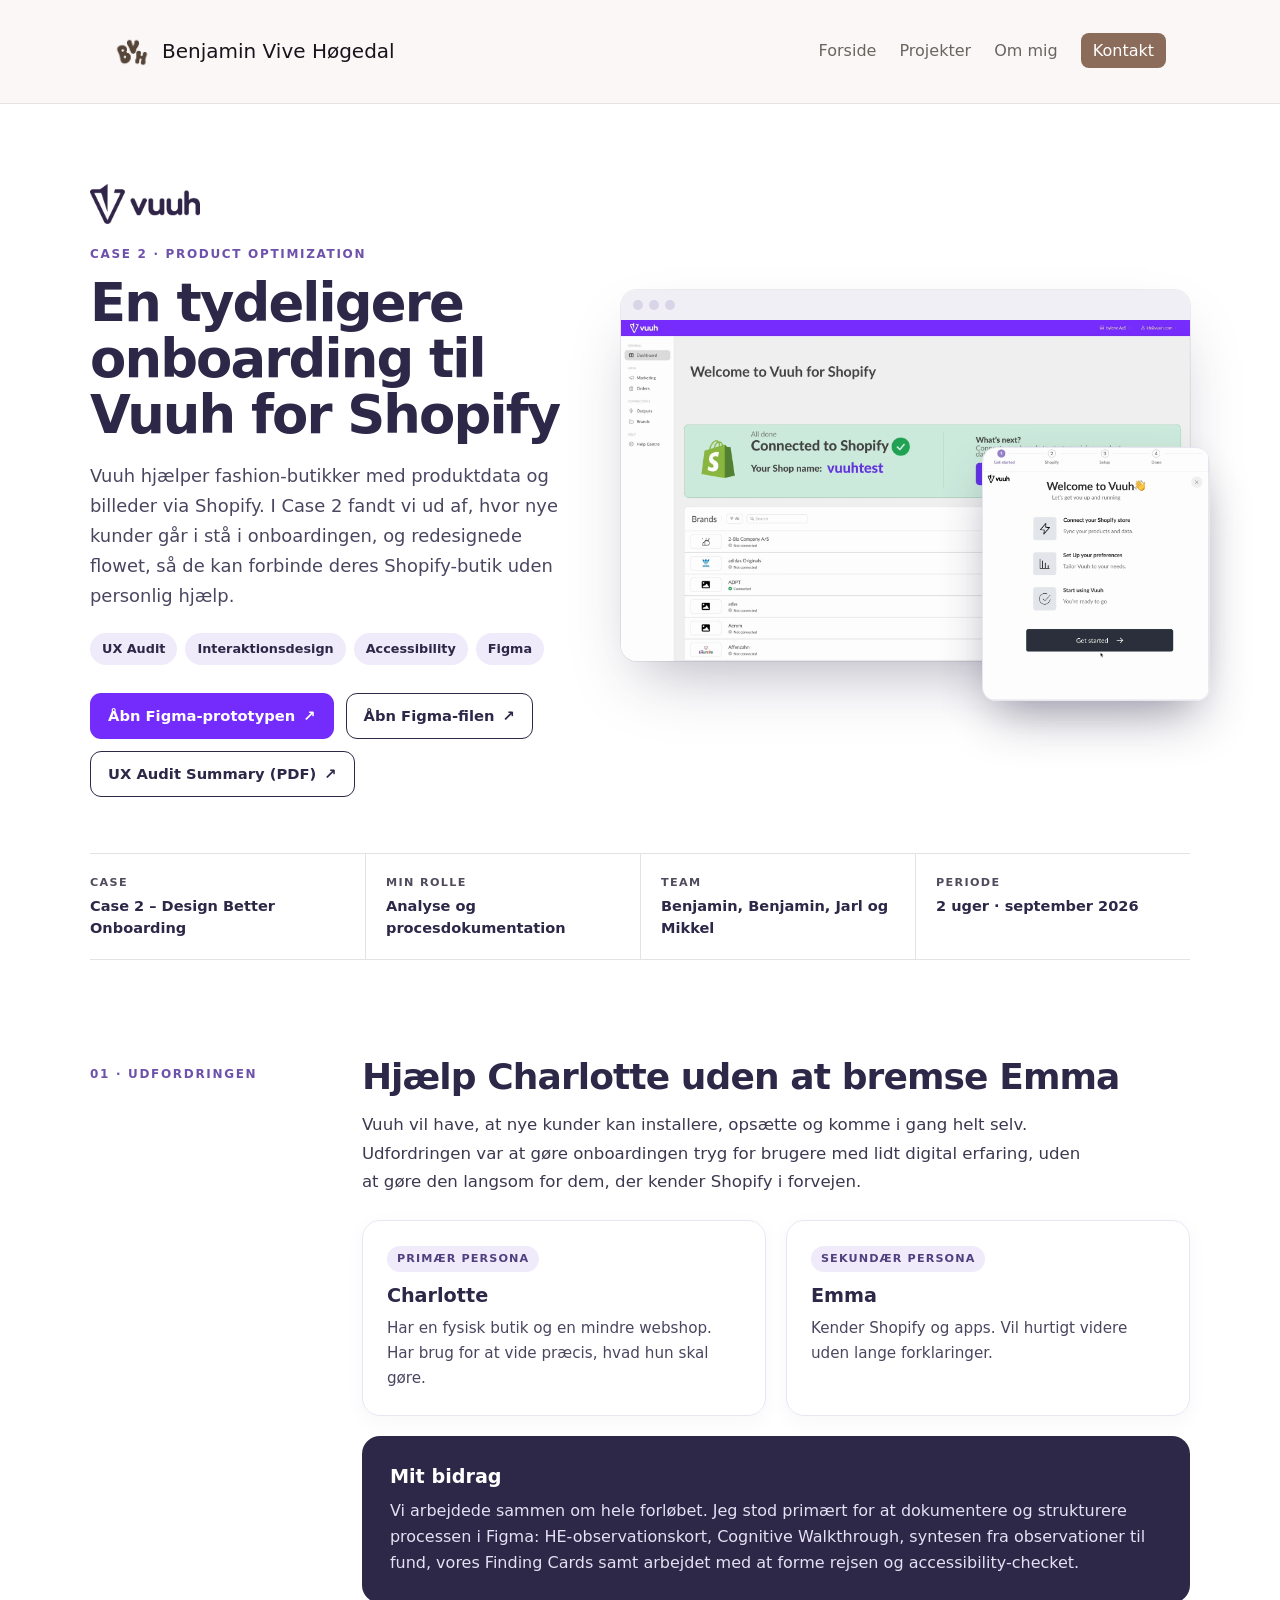
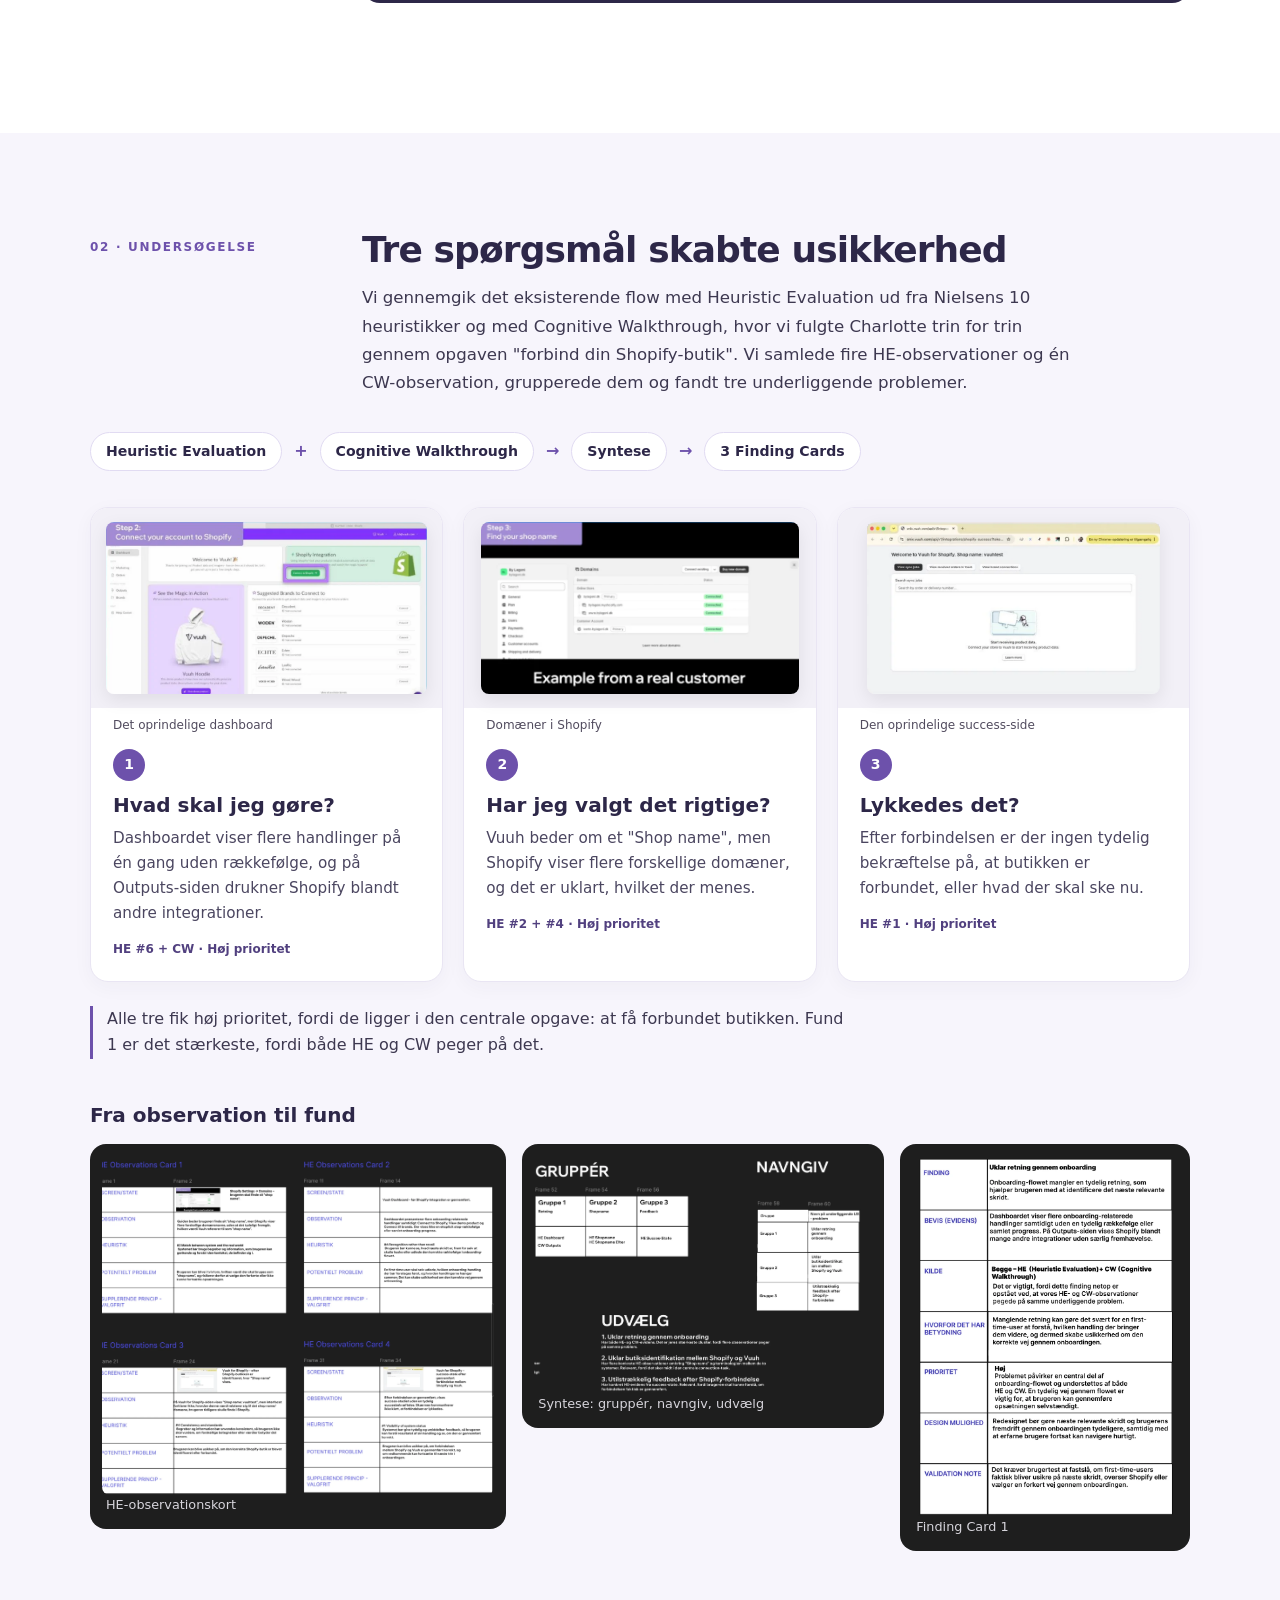
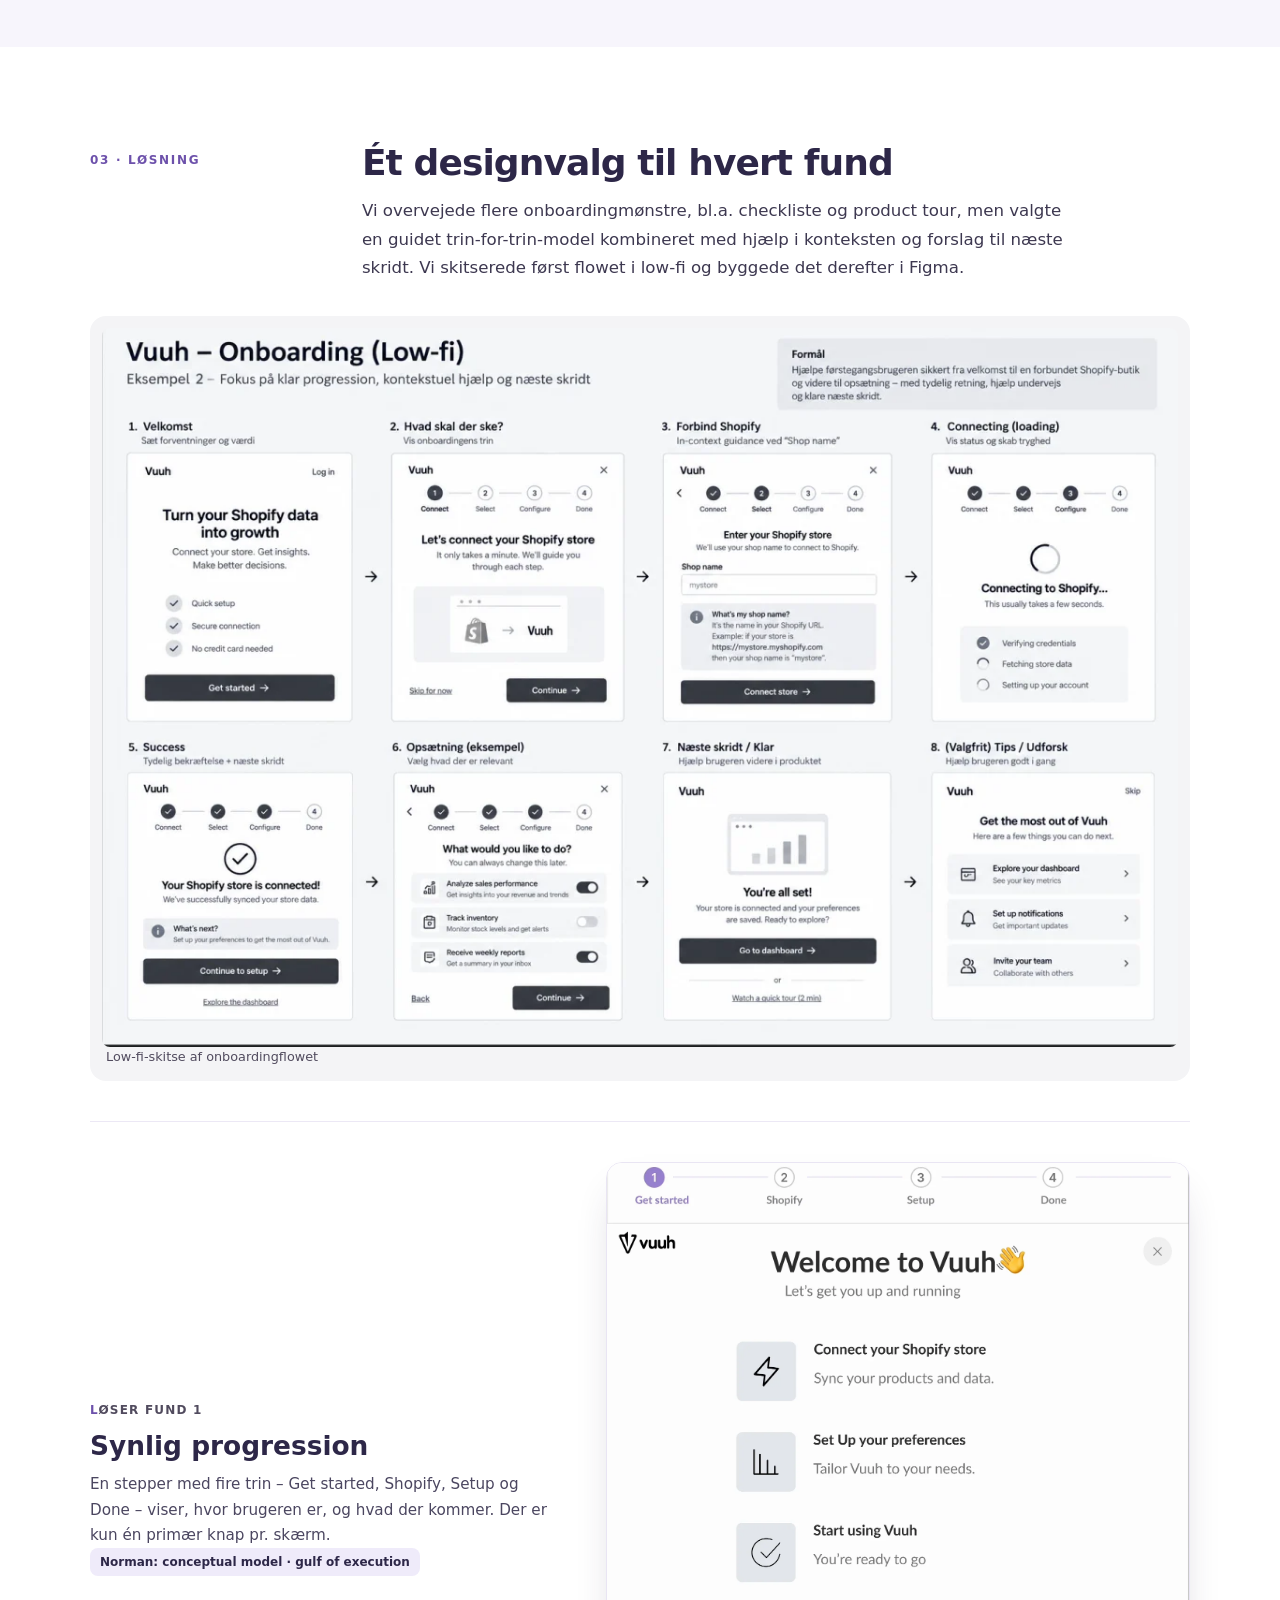
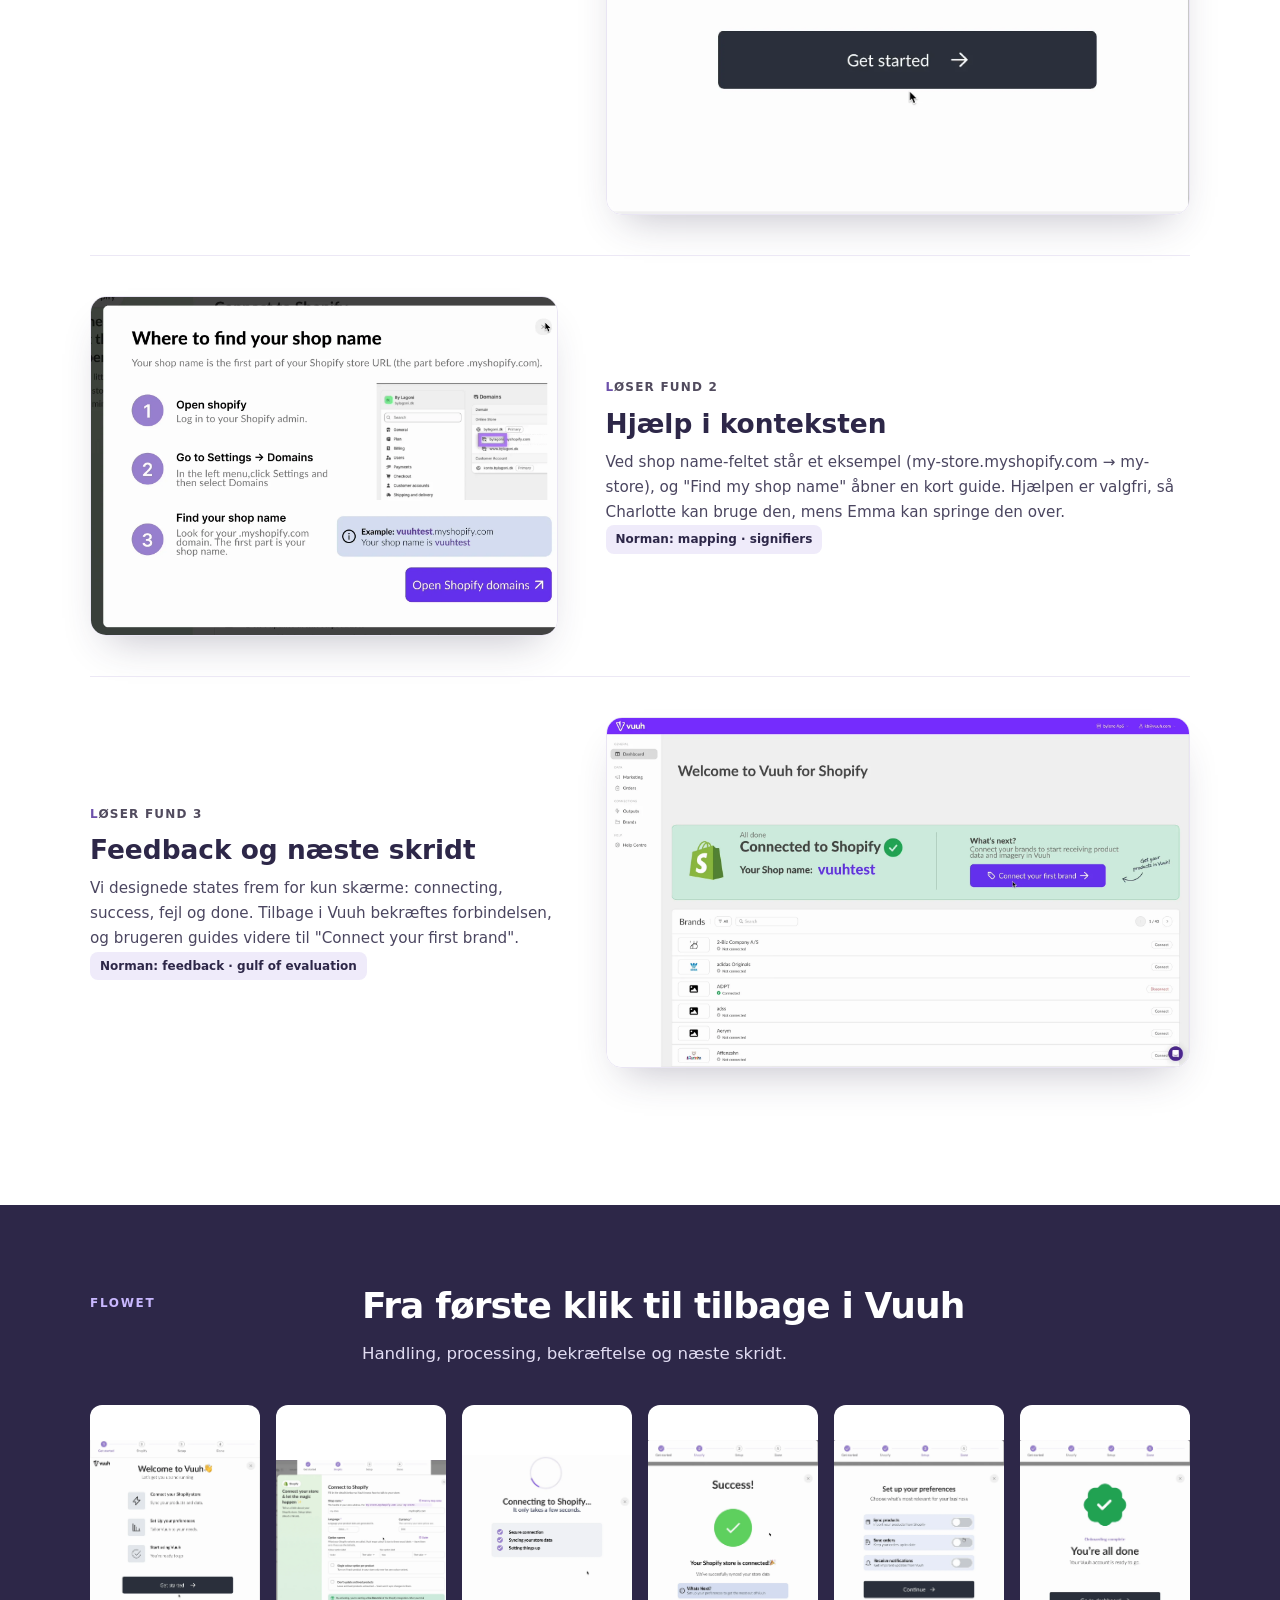
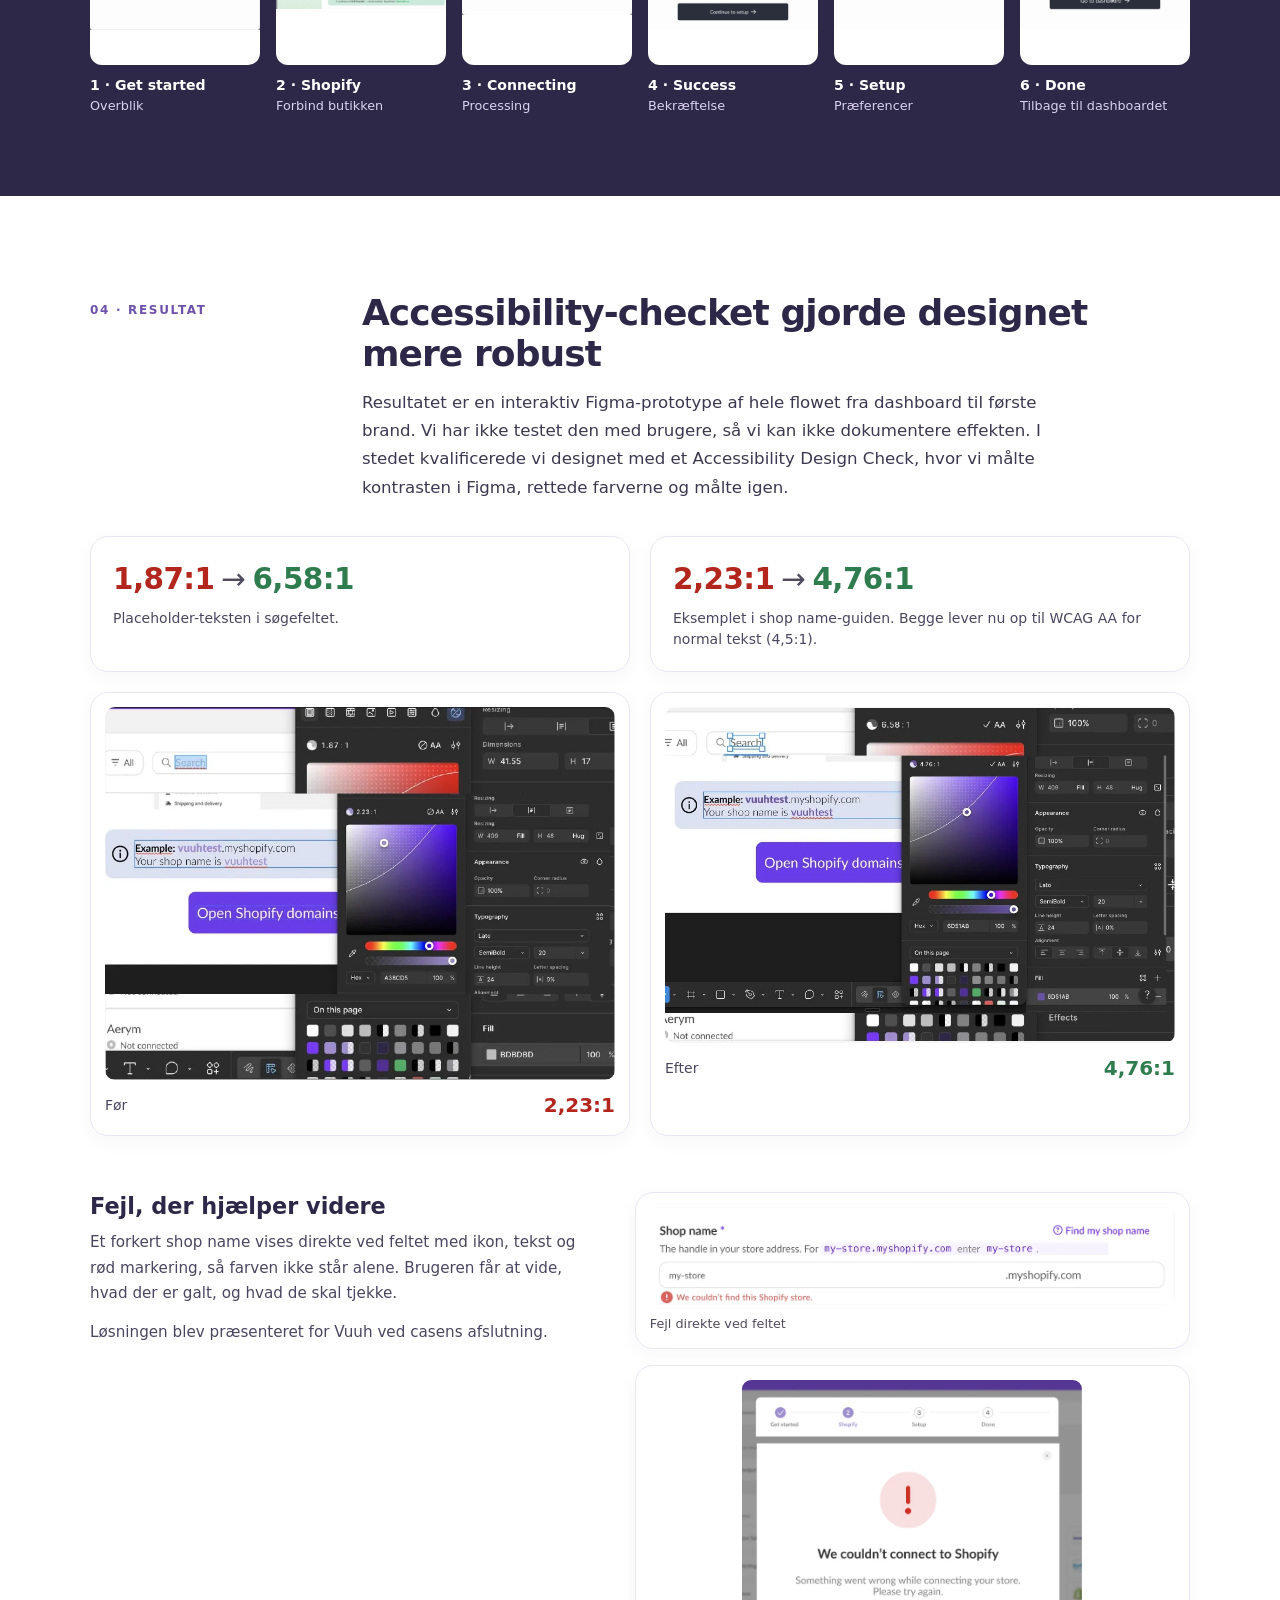
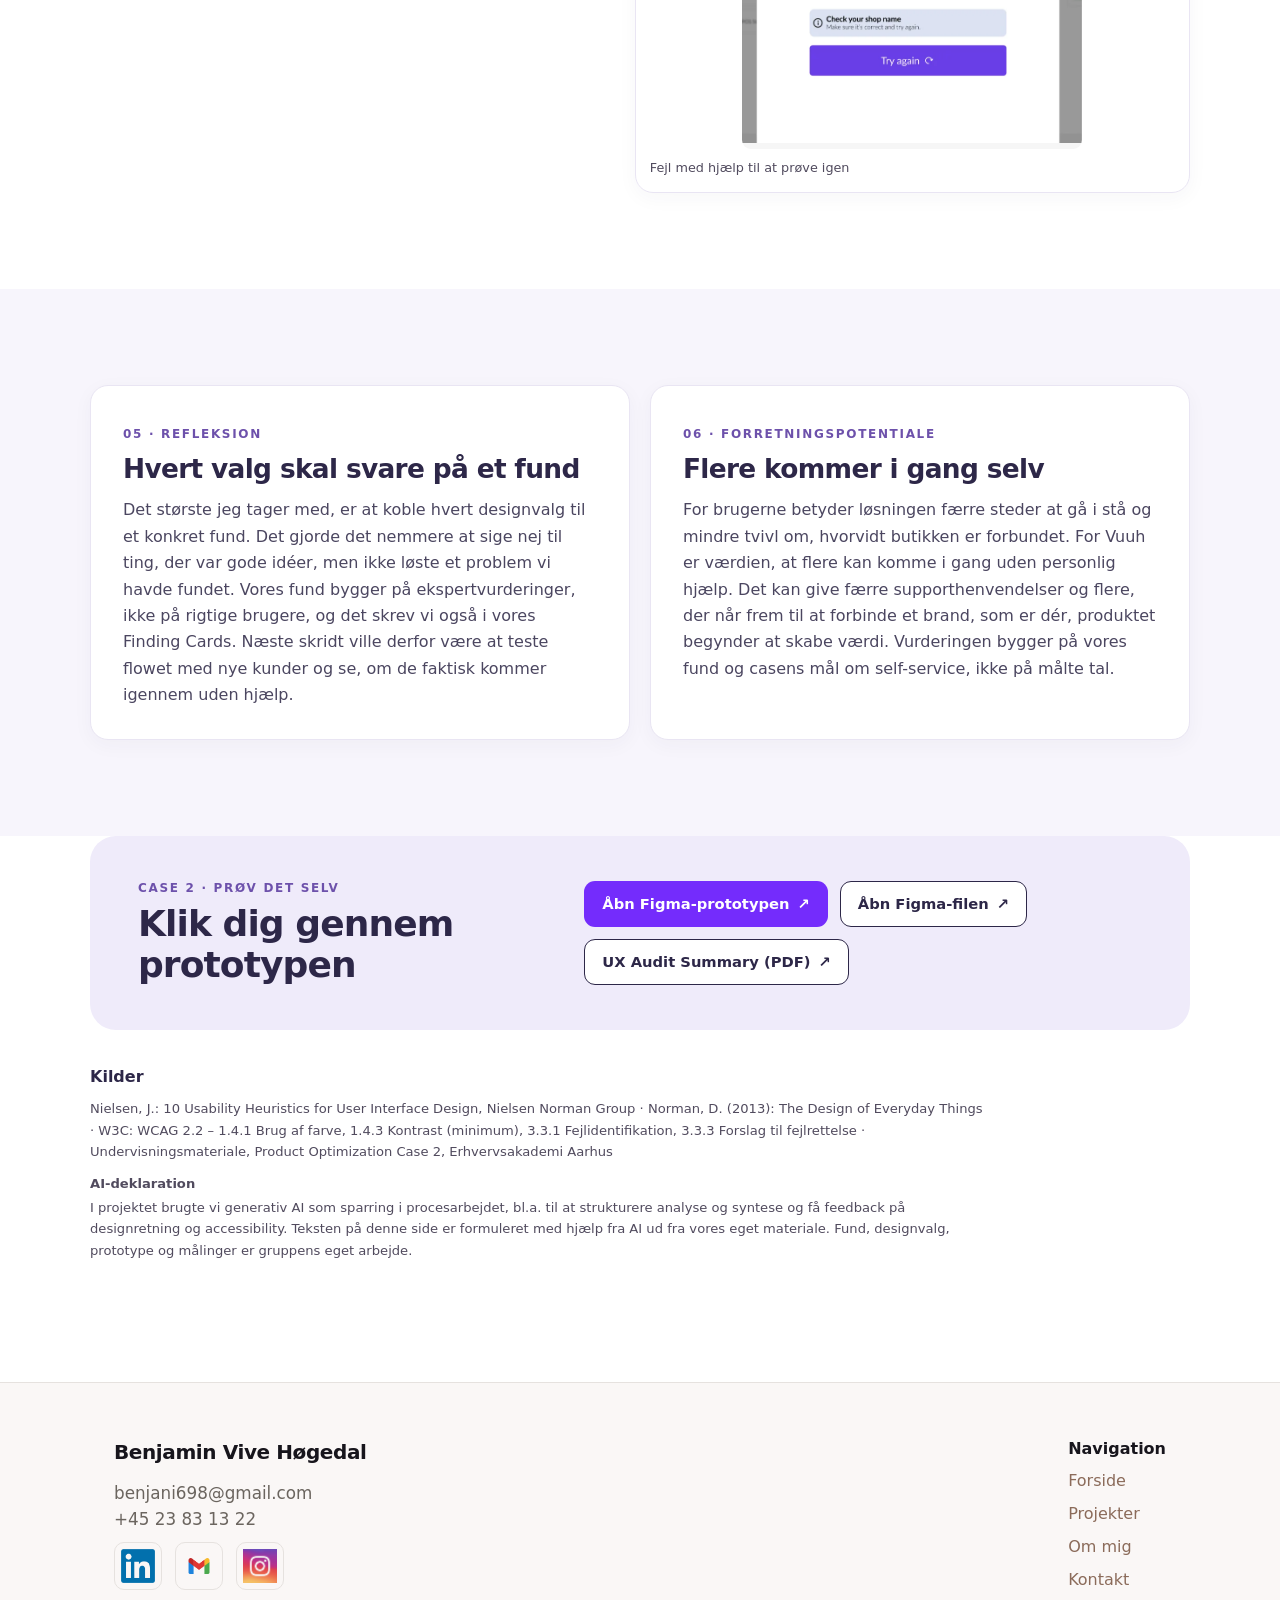
<file: projects/vuuh.html>
<!doctype html>
<html lang="da">
  <head>
    <meta charset="utf-8" />
    <meta name="viewport" content="width=device-width,initial-scale=1" />
    <title>Case 2: Vuuh for Shopify — Benjamin Vive Høgedal</title>
    <meta name="description" content="Case 2 i Product Optimization: UX-audit, redesign og accessibility-check af onboardingen i Vuuh for Shopify." />
    <link rel="icon" type="image/png" href="../Images/bvh.png" />
    <link rel="stylesheet" href="../css/styles.css?v=20260813" />
    <link rel="stylesheet" href="../css/vuuh.css" />
  </head>
  <body class="case-vuuh">
    <header class="site-header">
      <div class="container header-inner">
        <a href="../index.html" class="brand-link" aria-label="Gå til forsiden">
          <img src="../Images/bvh.png" alt="BVH logo" class="brand-logo" />
          <span class="brand">Benjamin Vive Høgedal</span>
        </a>
        <nav class="site-nav" aria-label="Hovednavigation">
          <a href="../index.html">Forside</a>
          <a href="../projects.html">Projekter</a>
          <a href="../about.html">Om mig</a>
          <a href="../index.html#contact" class="btn">Kontakt</a>
        </nav>
      </div>
    </header>

    <main class="case-vuuh-main">
      <div class="case-vuuh-container">
        <section class="vv-hero reveal" aria-labelledby="vv-title">
          <div class="vv-hero-copy">
            <img class="vv-logo" src="../Images/vuuh/vuuh-logo.png" alt="Vuuh logo" />
            <p class="vv-eyebrow">CASE 2 · PRODUCT OPTIMIZATION</p>
            <h1 id="vv-title">En tydeligere onboarding til Vuuh for Shopify</h1>
            <p class="vv-lead">Vuuh hjælper fashion-butikker med produktdata og billeder via Shopify. I Case 2 fandt vi ud af, hvor nye kunder går i stå i onboardingen, og redesignede flowet, så de kan forbinde deres Shopify-butik uden personlig hjælp.</p>
            <ul class="vv-tags" aria-label="Projektområder">
              <li>UX Audit</li>
              <li>Interaktionsdesign</li>
              <li>Accessibility</li>
              <li>Figma</li>
            </ul>
            <!-- Case links: Prototype: https://www.figma.com/proto/PEUH5ns1BrzuNaI75Zu5F5/Vuuh---Case-2---3.sem?node-id=125-6&p=f&viewport=130%2C393%2C0.03&scaling=min-zoom&content-scaling=fixed&starting-point-node-id=125%3A6&page-id=0%3A1 · Figma file: https://www.figma.com/design/PEUH5ns1BrzuNaI75Zu5F5/Vuuh---Case-2---3.sem?node-id=125-6 · PDF: ../docs/vuuh-ux-audit-summary.pdf -->
            <div class="vv-actions">
              <a class="vv-button vv-button-primary" href="https://www.figma.com/proto/PEUH5ns1BrzuNaI75Zu5F5/Vuuh---Case-2---3.sem?node-id=125-6&amp;p=f&amp;viewport=130%2C393%2C0.03&amp;scaling=min-zoom&amp;content-scaling=fixed&amp;starting-point-node-id=125%3A6&amp;page-id=0%3A1" target="_blank" rel="noopener">
                Åbn Figma-prototypen <span aria-hidden="true">↗</span>
              </a>
              <a class="vv-button vv-button-secondary" href="https://www.figma.com/design/PEUH5ns1BrzuNaI75Zu5F5/Vuuh---Case-2---3.sem?node-id=125-6" target="_blank" rel="noopener">
                Åbn Figma-filen <span aria-hidden="true">↗</span>
              </a>
              <a class="vv-button vv-button-secondary" href="../docs/vuuh-ux-audit-summary.pdf" target="_blank" rel="noopener">
                UX Audit Summary (PDF) <span aria-hidden="true">↗</span>
              </a>
            </div>
          </div>
          <figure class="vv-hero-visual">
            <div class="vv-browser">
              <div class="vv-browser-bar" aria-hidden="true"><i></i><i></i><i></i></div>
              <img src="../Images/vuuh/vuuh-back.webp" alt="Vuuh-dashboardet efter onboarding med bekræftelsen Connected to Shopify" />
            </div>
            <img class="vv-float" src="../Images/vuuh/vuuh-getstarted.webp" alt="Get started-skærmen med stepperen i fire trin" />
          </figure>
        </section>

        <div class="vv-facts reveal" role="group" aria-label="Faktabjælke">
          <div><small>Case</small><p>Case 2 – Design Better Onboarding</p></div>
          <div><small>Min rolle</small><p>Analyse og procesdokumentation</p></div>
          <div><small>Team</small><p>Benjamin, Benjamin, Jarl og Mikkel</p></div>
          <div><small>Periode</small><p>2 uger · september 2026</p></div>
        </div>
      </div>

      <section class="vv-section reveal" aria-labelledby="vv-challenge-title">
        <div class="case-vuuh-container">
          <div class="vv-section-head">
            <p class="vv-number">01 · UDFORDRINGEN</p>
            <div class="vv-copy">
              <h2 id="vv-challenge-title">Hjælp Charlotte uden at bremse Emma</h2>
              <p>Vuuh vil have, at nye kunder kan installere, opsætte og komme i gang helt selv. Udfordringen var at gøre onboardingen tryg for brugere med lidt digital erfaring, uden at gøre den langsom for dem, der kender Shopify i forvejen.</p>
              <div class="vv-personas">
                <article class="vv-card">
                  <p class="vv-pill">Primær persona</p>
                  <h3>Charlotte</h3>
                  <p>Har en fysisk butik og en mindre webshop. Har brug for at vide præcis, hvad hun skal gøre.</p>
                </article>
                <article class="vv-card">
                  <p class="vv-pill">Sekundær persona</p>
                  <h3>Emma</h3>
                  <p>Kender Shopify og apps. Vil hurtigt videre uden lange forklaringer.</p>
                </article>
              </div>
              <aside class="vv-role">
                <h3>Mit bidrag</h3>
                <p>Vi arbejdede sammen om hele forløbet. Jeg stod primært for at dokumentere og strukturere processen i Figma: HE-observationskort, Cognitive Walkthrough, syntesen fra observationer til fund, vores Finding Cards samt arbejdet med at forme rejsen og accessibility-checket.</p>
              </aside>
            </div>
          </div>
        </div>
      </section>

      <section class="vv-section vv-tint reveal" aria-labelledby="vv-research-title">
        <div class="case-vuuh-container">
          <div class="vv-section-head">
            <p class="vv-number">02 · UNDERSØGELSE</p>
            <div class="vv-copy">
              <h2 id="vv-research-title">Tre spørgsmål skabte usikkerhed</h2>
              <p>Vi gennemgik det eksisterende flow med Heuristic Evaluation ud fra Nielsens 10 heuristikker og med Cognitive Walkthrough, hvor vi fulgte Charlotte trin for trin gennem opgaven "forbind din Shopify-butik". Vi samlede fire HE-observationer og én CW-observation, grupperede dem og fandt tre underliggende problemer.</p>
            </div>
          </div>
          <div class="vv-methods" aria-label="Metoder">
            <span>Heuristic Evaluation</span><b aria-hidden="true">+</b>
            <span>Cognitive Walkthrough</span><b aria-hidden="true">→</b>
            <span>Syntese</span><b aria-hidden="true">→</b>
            <span>3 Finding Cards</span>
          </div>
          <div class="vv-findings">
            <article class="vv-finding vv-card">
              <figure class="vv-finding-shot"><img src="../Images/vuuh/vuuh-original-dashboard.webp" alt="Det oprindelige Vuuh-dashboard med flere handlinger på én gang" /></figure>
              <p class="vv-caption">Det oprindelige dashboard</p>
              <div class="vv-finding-copy"><span class="vv-index">1</span><h3>Hvad skal jeg gøre?</h3><p>Dashboardet viser flere handlinger på én gang uden rækkefølge, og på Outputs-siden drukner Shopify blandt andre integrationer.</p><p class="vv-source">HE #6 + CW · Høj prioritet</p></div>
            </article>
            <article class="vv-finding vv-card">
              <figure class="vv-finding-shot"><img src="../Images/vuuh/vuuh-original-shopify-domains.webp" alt="Shopifys domæneside med flere forskellige domæner" /></figure>
              <p class="vv-caption">Domæner i Shopify</p>
              <div class="vv-finding-copy"><span class="vv-index">2</span><h3>Har jeg valgt det rigtige?</h3><p>Vuuh beder om et "Shop name", men Shopify viser flere forskellige domæner, og det er uklart, hvilket der menes.</p><p class="vv-source">HE #2 + #4 · Høj prioritet</p></div>
            </article>
            <article class="vv-finding vv-card">
              <figure class="vv-finding-shot"><img src="../Images/vuuh/vuuh-original-success.webp" alt="Den oprindelige side efter Shopify-forbindelsen uden tydelig bekræftelse" /></figure>
              <p class="vv-caption">Den oprindelige success-side</p>
              <div class="vv-finding-copy"><span class="vv-index">3</span><h3>Lykkedes det?</h3><p>Efter forbindelsen er der ingen tydelig bekræftelse på, at butikken er forbundet, eller hvad der skal ske nu.</p><p class="vv-source">HE #1 · Høj prioritet</p></div>
            </article>
          </div>
          <p class="vv-summary">Alle tre fik høj prioritet, fordi de ligger i den centrale opgave: at få forbundet butikken. Fund 1 er det stærkeste, fordi både HE og CW peger på det.</p>
          <section class="vv-process" aria-labelledby="vv-process-title">
            <h3 id="vv-process-title">Fra observation til fund</h3>
            <div class="vv-gallery">
              <figure><img src="../Images/vuuh/vuuh-proces-he-kort.webp" alt="Fire HE-observationskort i Figma" /><figcaption>HE-observationskort</figcaption></figure>
              <figure><img src="../Images/vuuh/vuuh-proces-syntese.webp" alt="Syntesetavle hvor observationer grupperes, navngives og udvælges" /><figcaption>Syntese: gruppér, navngiv, udvælg</figcaption></figure>
              <figure><img src="../Images/vuuh/vuuh-proces-finding-card.webp" alt="Finding Card 1 om uklar retning gennem onboarding" /><figcaption>Finding Card 1</figcaption></figure>
            </div>
          </section>
        </div>
      </section>

      <section class="vv-section reveal" aria-labelledby="vv-solution-title">
        <div class="case-vuuh-container">
          <div class="vv-section-head">
            <p class="vv-number">03 · LØSNING</p>
            <div class="vv-copy">
              <h2 id="vv-solution-title">Ét designvalg til hvert fund</h2>
              <p>Vi overvejede flere onboardingmønstre, bl.a. checkliste og product tour, men valgte en guidet trin-for-trin-model kombineret med hjælp i konteksten og forslag til næste skridt. Vi skitserede først flowet i low-fi og byggede det derefter i Figma.</p>
            </div>
          </div>
          <figure class="vv-wide">
            <img src="../Images/vuuh/vuuh-proces-lowfi.webp" alt="Low-fi-skitse af onboardingflowet i otte trin" />
            <figcaption>Low-fi-skitse af onboardingflowet</figcaption>
          </figure>
          <div class="vv-choices">
            <article class="vv-choice reveal reveal-left">
              <div><p class="vv-choice-label">Løser fund 1</p><h3>Synlig progression</h3><p>En stepper med fire trin – Get started, Shopify, Setup og Done – viser, hvor brugeren er, og hvad der kommer. Der er kun én primær knap pr. skærm.</p><p class="vv-norman">Norman: conceptual model · gulf of execution</p></div>
              <figure class="vv-choice-image"><img src="../Images/vuuh/vuuh-getstarted.webp" alt="Get started-skærmen med stepper og én primær knap" /></figure>
            </article>
            <article class="vv-choice vv-choice-flip reveal reveal-right">
              <div><p class="vv-choice-label">Løser fund 2</p><h3>Hjælp i konteksten</h3><p>Ved shop name-feltet står et eksempel (my-store.myshopify.com → my-store), og "Find my shop name" åbner en kort guide. Hjælpen er valgfri, så Charlotte kan bruge den, mens Emma kan springe den over.</p><p class="vv-norman">Norman: mapping · signifiers</p></div>
              <figure class="vv-choice-image"><img src="../Images/vuuh/vuuh-guide.webp" alt="Guiden Where to find your shop name i tre trin" /></figure>
            </article>
            <article class="vv-choice reveal reveal-left">
              <div><p class="vv-choice-label">Løser fund 3</p><h3>Feedback og næste skridt</h3><p>Vi designede states frem for kun skærme: connecting, success, fejl og done. Tilbage i Vuuh bekræftes forbindelsen, og brugeren guides videre til "Connect your first brand".</p><p class="vv-norman">Norman: feedback · gulf of evaluation</p></div>
              <figure class="vv-choice-image"><img src="../Images/vuuh/vuuh-back.webp" alt="Dashboardet med Connected to Shopify og knappen Connect your first brand" /></figure>
            </article>
          </div>
        </div>
      </section>

      <section class="vv-flow reveal" aria-labelledby="vv-flow-title">
        <div class="case-vuuh-container">
          <div class="vv-section-head">
            <p class="vv-number">Flowet</p>
            <div class="vv-copy"><h2 id="vv-flow-title">Fra første klik til tilbage i Vuuh</h2><p>Handling, processing, bekræftelse og næste skridt.</p></div>
          </div>
          <div class="vv-flow-track">
            <figure><div class="vv-flow-frame"><img src="../Images/vuuh/vuuh-getstarted.webp" alt="Get started" /></div><figcaption><b>1 · Get started</b>Overblik</figcaption></figure>
            <figure><div class="vv-flow-frame"><img src="../Images/vuuh/vuuh-connect.webp" alt="Connect to Shopify" /></div><figcaption><b>2 · Shopify</b>Forbind butikken</figcaption></figure>
            <figure><div class="vv-flow-frame"><img src="../Images/vuuh/vuuh-connecting.webp" alt="Connecting to Shopify" /></div><figcaption><b>3 · Connecting</b>Processing</figcaption></figure>
            <figure><div class="vv-flow-frame"><img src="../Images/vuuh/vuuh-success.webp" alt="Success" /></div><figcaption><b>4 · Success</b>Bekræftelse</figcaption></figure>
            <figure><div class="vv-flow-frame"><img src="../Images/vuuh/vuuh-setup.webp" alt="Setup" /></div><figcaption><b>5 · Setup</b>Præferencer</figcaption></figure>
            <figure><div class="vv-flow-frame"><img src="../Images/vuuh/vuuh-done.webp" alt="Done" /></div><figcaption><b>6 · Done</b>Tilbage til dashboardet</figcaption></figure>
          </div>
        </div>
      </section>

      <section class="vv-section reveal" aria-labelledby="vv-result-title">
        <div class="case-vuuh-container">
          <div class="vv-section-head">
            <p class="vv-number">04 · RESULTAT</p>
            <div class="vv-copy">
              <h2 id="vv-result-title">Accessibility-checket gjorde designet mere robust</h2>
              <p>Resultatet er en interaktiv Figma-prototype af hele flowet fra dashboard til første brand. Vi har ikke testet den med brugere, så vi kan ikke dokumentere effekten. I stedet kvalificerede vi designet med et Accessibility Design Check, hvor vi målte kontrasten i Figma, rettede farverne og målte igen.</p>
            </div>
          </div>
          <div class="vv-stats">
            <article class="vv-card vv-stat"><h3><span class="vv-before">1,87:1</span><span class="vv-arrow" aria-hidden="true">→</span><span class="vv-after">6,58:1</span></h3><p>Placeholder-teksten i søgefeltet.</p></article>
            <article class="vv-card vv-stat"><h3><span class="vv-before">2,23:1</span><span class="vv-arrow" aria-hidden="true">→</span><span class="vv-after">4,76:1</span></h3><p>Eksemplet i shop name-guiden. Begge lever nu op til WCAG AA for normal tekst (4,5:1).</p></article>
          </div>
          <div class="vv-before-after">
            <figure class="vv-card"><img src="../Images/vuuh/vuuh-kontrast-foer.webp" alt="Før: lys lilla eksempeltekst målt til 2,23:1 i Figma" /><figcaption>Før <strong class="vv-before">2,23:1</strong></figcaption></figure>
            <figure class="vv-card"><img src="../Images/vuuh/vuuh-kontrast-efter.webp" alt="Efter: mørkere lilla eksempeltekst målt til 4,76:1 i Figma" /><figcaption>Efter <strong class="vv-after">4,76:1</strong></figcaption></figure>
          </div>
          <div class="vv-error">
            <div class="vv-copy"><h3>Fejl, der hjælper videre</h3><p>Et forkert shop name vises direkte ved feltet med ikon, tekst og rød markering, så farven ikke står alene. Brugeren får at vide, hvad der er galt, og hvad de skal tjekke.</p><p>Løsningen blev præsenteret for Vuuh ved casens afslutning.</p></div>
            <div class="vv-error-gallery">
              <figure class="vv-card"><img src="../Images/vuuh/vuuh-fejl-felt.webp" alt="Shop name-feltet med fejlbeskeden We couldn't find this Shopify store" /><figcaption>Fejl direkte ved feltet</figcaption></figure>
              <figure class="vv-card"><img src="../Images/vuuh/vuuh-fejl-modal.webp" alt="Fejlskærmen We couldn't connect to Shopify med Try again" /><figcaption>Fejl med hjælp til at prøve igen</figcaption></figure>
            </div>
          </div>
        </div>
      </section>

      <section class="vv-section vv-tint reveal" aria-labelledby="vv-reflection-title">
        <div class="case-vuuh-container vv-two-up">
          <article class="vv-card vv-reflection" aria-labelledby="vv-reflection-title">
            <p class="vv-number">05 · REFLEKSION</p>
            <h2 id="vv-reflection-title">Hvert valg skal svare på et fund</h2>
            <p>Det største jeg tager med, er at koble hvert designvalg til et konkret fund. Det gjorde det nemmere at sige nej til ting, der var gode idéer, men ikke løste et problem vi havde fundet. Vores fund bygger på ekspertvurderinger, ikke på rigtige brugere, og det skrev vi også i vores Finding Cards. Næste skridt ville derfor være at teste flowet med nye kunder og se, om de faktisk kommer igennem uden hjælp.</p>
          </article>
          <article class="vv-card vv-reflection" aria-labelledby="vv-business-title">
            <p class="vv-number">06 · FORRETNINGSPOTENTIALE</p>
            <h2 id="vv-business-title">Flere kommer i gang selv</h2>
            <p>For brugerne betyder løsningen færre steder at gå i stå og mindre tvivl om, hvorvidt butikken er forbundet. For Vuuh er værdien, at flere kan komme i gang uden personlig hjælp. Det kan give færre supporthenvendelser og flere, der når frem til at forbinde et brand, som er dér, produktet begynder at skabe værdi. Vurderingen bygger på vores fund og casens mål om self-service, ikke på målte tal.</p>
          </article>
        </div>
      </section>

      <section class="case-vuuh-container vv-cta-section reveal" aria-labelledby="vv-cta-title">
        <div class="vv-cta">
          <div><p class="vv-eyebrow">Case 2 · Prøv det selv</p><h2 id="vv-cta-title">Klik dig gennem prototypen</h2></div>
          <div class="vv-actions">
            <a class="vv-button vv-button-primary" href="https://www.figma.com/proto/PEUH5ns1BrzuNaI75Zu5F5/Vuuh---Case-2---3.sem?node-id=125-6&amp;p=f&amp;viewport=130%2C393%2C0.03&amp;scaling=min-zoom&amp;content-scaling=fixed&amp;starting-point-node-id=125%3A6&amp;page-id=0%3A1" target="_blank" rel="noopener">Åbn Figma-prototypen <span aria-hidden="true">↗</span></a>
            <a class="vv-button vv-button-secondary" href="https://www.figma.com/design/PEUH5ns1BrzuNaI75Zu5F5/Vuuh---Case-2---3.sem?node-id=125-6" target="_blank" rel="noopener">Åbn Figma-filen <span aria-hidden="true">↗</span></a>
            <a class="vv-button vv-button-secondary" href="../docs/vuuh-ux-audit-summary.pdf" target="_blank" rel="noopener">UX Audit Summary (PDF) <span aria-hidden="true">↗</span></a>
          </div>
        </div>
      </section>

      <section class="case-vuuh-container vv-sources" aria-labelledby="vv-sources-title">
        <h2 id="vv-sources-title">Kilder</h2>
        <p>Nielsen, J.: 10 Usability Heuristics for User Interface Design, Nielsen Norman Group · Norman, D. (2013): The Design of Everyday Things · W3C: WCAG 2.2 – 1.4.1 Brug af farve, 1.4.3 Kontrast (minimum), 3.3.1 Fejlidentifikation, 3.3.3 Forslag til fejlrettelse · Undervisningsmateriale, Product Optimization Case 2, Erhvervsakademi Aarhus</p>
        <h3>AI-deklaration</h3>
        <p>I projektet brugte vi generativ AI som sparring i procesarbejdet, bl.a. til at strukturere analyse og syntese og få feedback på designretning og accessibility. Teksten på denne side er formuleret med hjælp fra AI ud fra vores eget materiale. Fund, designvalg, prototype og målinger er gruppens eget arbejde.</p>
      </section>
    </main>

    <footer id="contact" class="site-footer">
      <div class="container footer-inner">
        <div class="contact-card">
          <h4>Benjamin Vive Høgedal</h4>
          <p class="muted">benjani698@gmail.com<br />+45 23 83 13 22</p>
          <div class="socials">
            <a
              href="https://www.linkedin.com/in/benjamin-h%C3%B8gedal-1390563bb/"
              aria-label="LinkedIn"
              target="_blank"
              rel="noopener noreferrer"
              ><img
                src="../Images/LinkedIn_logo_initials.png.webp"
                alt="LinkedIn"
                width="28"
            /></a>
            <a
              href="mailto:benjani698@gmail.com"
              aria-label="Gmail"
              target="_blank"
              rel="noopener noreferrer"
              ><img src="../Images/GmailLogo.png" alt="Gmail" width="28"
            /></a>
            <a
              href="https://www.instagram.com/benjaminhogedal/"
              aria-label="Instagram"
              target="_blank"
              rel="noopener noreferrer"
              ><img src="../Images/InstaLogo.jpeg" alt="Instagram" width="28"
            /></a>
          </div>
        </div>

        <nav class="footer-nav" aria-label="Footer navigation">
          <strong>Navigation</strong>
          <a href="../index.html">Forside</a>
          <a href="../projects.html">Projekter</a>
          <a href="../about.html">Om mig</a>
          <a href="../index.html#contact">Kontakt</a>
        </nav>
      </div>
    </footer>

    <script src="../js/main.js?v=20260813"></script>
  </body>
</html>
</file>
<file: css/styles.css>
:root {
  --bg: #ffffff;
  --muted: #6b655f;
  --accent: #8b6b5a;
  --border: #e6e2df;
  --maxw: 1100px;
  --radius: 10px;
  --shadow: 0 1px 0 rgba(0, 0, 0, 0.03);
  font-family:
    Inter,
    system-ui,
    -apple-system,
    "Segoe UI",
    Roboto,
    "Helvetica Neue",
    Arial;
}
* {
  box-sizing: border-box;
}
body {
  margin: 0;
  background: var(--bg);
  color: #111;
  line-height: 1.5;
}

.reveal {
  --reveal-x: 0px;
  --reveal-y: 18px;
  opacity: 0;
  transform: translate3d(var(--reveal-x), var(--reveal-y), 0);
  filter: blur(0);
  transition:
    opacity 1.1s ease,
    transform 1.4s cubic-bezier(0.22, 1, 0.36, 1),
    filter 1.1s ease;
  will-change: opacity, transform, filter;
}

.reveal-left {
  --reveal-x: -72px;
  --reveal-y: 0px;
}

.reveal-right {
  --reveal-x: 72px;
  --reveal-y: 0px;
}

.reveal.is-visible {
  opacity: 1;
  transform: translate3d(0, 0, 0);
  filter: blur(0);
}

.container {
  max-width: var(--maxw);
  margin: 0 auto;
  padding: 24px;
}

.site-header {
  border-bottom: 1px solid var(--border);
  background: #faf7f6;
}
.header-inner {
  display: flex;
  align-items: center;
  justify-content: space-between;
}
.brand-link {
  display: inline-flex;
  align-items: center;
  gap: 10px;
  color: inherit;
  text-decoration: none;
}
.brand-logo {
  width: 38px;
  height: 38px;
  object-fit: contain;
  display: block;
}
.brand {
  font-size: 20px;
  margin: 0;
  padding: 12px 0;
}
.site-nav a {
  margin-left: 18px;
  color: var(--muted);
  text-decoration: none;
}
.site-nav .btn {
  background: var(--accent);
  color: #fff;
  padding: 8px 12px;
  border-radius: 8px;
}

.hero {
  display: grid;
  gap: 0;
  align-items: stretch;
  padding: 0;
}
.hero-banner {
  position: relative;
  width: 100%;
  overflow: hidden;
  border-radius: 24px;
}
.hero-image {
  width: 100%;
  height: 540px;
  object-fit: cover;
  display: block;
  filter: brightness(1.08) saturate(1.02);
  transition:
    filter 320ms ease,
    transform 320ms ease;
}
.hero-overlay {
  position: absolute;
  inset: 0;
  display: flex;
  flex-direction: column;
  justify-content: flex-end;
  padding: 36px 32px 56px;
  background: linear-gradient(
    180deg,
    rgba(0, 0, 0, 0.42) 0%,
    rgba(0, 0, 0, 0.62) 100%
  );
  opacity: 1;
  transform: translateY(0);
  transition:
    filter 260ms ease,
    background 260ms ease,
    opacity 260ms ease;
  filter: brightness(0.88) saturate(0.95);
}
.hero-banner:hover .hero-overlay,
.hero-banner:focus-within .hero-overlay {
  filter: brightness(1.18) saturate(1.06);
  background: linear-gradient(
    180deg,
    rgba(0, 0, 0, 0.1) 0%,
    rgba(0, 0, 0, 0.34) 100%
  );
}
.hero-banner:hover .hero-image,
.hero-banner:focus-within .hero-image {
  filter: brightness(1.24) saturate(1.08);
  transform: scale(1.01);
}
.hero-overlay h2,
.hero-overlay .lead,
.hero-button {
  color: #fff;
}
.hero-overlay h2,
.hero-overlay .lead {
  color: rgba(255, 255, 255, 0.9);
  text-shadow: 0 2px 10px rgba(0, 0, 0, 0.28);
  transition:
    color 260ms ease,
    text-shadow 260ms ease;
}
.hero-banner:hover .hero-overlay h2,
.hero-banner:hover .hero-overlay .lead,
.hero-banner:focus-within .hero-overlay h2,
.hero-banner:focus-within .hero-overlay .lead {
  color: #fff;
  text-shadow: 0 8px 20px rgba(0, 0, 0, 0.34);
}
.hero-button {
  display: inline-flex;
  align-items: center;
  justify-content: center;
  padding: 12px 20px;
  border-radius: 999px;
  background: #8b6b5a;
  color: #fff;
  font-weight: 600;
  text-transform: uppercase;
  letter-spacing: 0.04em;
  width: fit-content;
  margin-top: 18px;
  cursor: pointer;
  transition:
    transform 180ms ease,
    box-shadow 180ms ease,
    background 180ms ease;
  box-shadow: 0 8px 24px rgba(0, 0, 0, 0.14);
  will-change: transform, box-shadow;
  align-self: flex-end;
}
.hero-button:hover,
.hero-button:focus-visible {
  transform: translateY(-5px) scale(1.13);
  box-shadow: 0 22px 48px rgba(0, 0, 0, 0.28);
  background: #a07a69;
}
.hero-banner:hover .hero-button {
  animation: hero-button-hop 520ms cubic-bezier(0.2, 0.8, 0.2, 1);
}
.hero-button:active {
  transform: translateY(1px) scale(0.96);
  box-shadow: 0 6px 18px rgba(0, 0, 0, 0.12);
}
.hero h2 {
  margin: 0 0 12px;
  margin: 0 0 12px;
  font-size: 28px;
  font-weight: 700;
}

@keyframes hero-button-hop {
  0% {
    transform: translateY(0) scale(1);
  }
  22% {
    transform: translateY(-18px) scale(1.18);
  }
  42% {
    transform: translateY(-8px) scale(1.12);
  }
  63% {
    transform: translateY(-14px) scale(1.16);
  }
  82% {
    transform: translateY(-3px) scale(1.08);
  }
  100% {
    transform: translateY(0) scale(1.04);
  }
}
.lead {
  color: var(--muted);
  margin: 0 0 14px;
  font-weight: 700;
  font-size: 1.05rem;
  line-height: 1.7;
}
.profile-img {
  width: 100%;
  max-width: 300px; /* lidt bredere */
  height: 300px; /* kortere i højden */
  border-radius: 14px;
  object-fit: cover;
  display: block;
}

.hero-right {
  display: none;
}

.hero-left {
  display: none;
}

.hero {
  margin-bottom: 24px;
}

@media (max-width: 1000px) {
  .hero {
    grid-template-columns: 1fr 180px;
  }
  .meta {
    flex-wrap: wrap;
  }
}
.meta {
  list-style: none;
  padding: 0;
  margin: 24px 0 0;
  display: grid;
  grid-template-columns: repeat(4, 1fr);
  gap: 18px;
  align-items: start;
}
.meta li {
  display: flex;
  flex-direction: column;
  color: var(--muted);
  flex: 1;
  min-width: 70px; /* gør dem smallere så de når længere til højre */
}
.meta strong {
  font-weight: 600;
  color: #222;
}

.section-head {
  display: flex;
  justify-content: space-between;
  align-items: center;
  margin: 18px 0;
}
.projects {
  margin-top: 28px;
  padding-top: 26px;
  border-top: 1px solid var(--accent);
}
.projects-page-list {
  margin-top: 0;
  padding-top: 0;
  border-top: 0;
}
.projects-page-intro {
  margin: 0 0 20px;
  color: var(--muted);
  font-size: 1.05rem;
  max-width: 720px;
}
.section-head h3 {
  margin: 0;
  color: var(--accent);
  font-size: clamp(1.4rem, 2.2vw, 2rem);
  line-height: 1.2;
}
.projects-grid {
  display: grid;
  grid-template-columns: repeat(2, 1fr);
  align-items: start;
  gap: 28px;
}
.project-card {
  display: flex;
  flex-direction: column;
  align-items: flex-start;
  margin: 0;
}
.project-card {
  overflow: hidden;
}
.project-card .card-link {
  display: grid;
  grid-template-rows: auto auto;
  gap: 14px;
  width: 100%;
  color: inherit;
  text-decoration: none;
}

/* Project detail two-column layout: sticky left, scrolling right */
.project-page {
  display: grid;
  grid-template-columns: minmax(240px, 360px) 1fr;
  gap: 28px;
  align-items: start;
  padding: 36px 24px;
}
.project-left {
  align-self: start;
  position: -webkit-sticky;
  position: sticky;
  top: 24px;
}
.project-left h2 {
  margin: 8px 0 18px;
}
.project-page-editorial {
  display: grid;
  grid-template-columns: minmax(0, 1.1fr) minmax(320px, 0.9fr);
  gap: 32px;
  max-width: 1180px;
  padding-top: 40px;
  align-items: start;
}
.project-left-editorial {
  position: static;
  max-width: 780px;
}
.project-left-editorial h2 {
  font-size: clamp(4rem, 7vw, 7rem);
  line-height: 0.92;
  letter-spacing: -0.07em;
  margin: 0 0 24px;
}
.project-left-editorial .project-intro,
.project-left-editorial .project-problem,
.project-left-editorial .project-solution {
  max-width: 640px;
}
.project-left-editorial .project-intro {
  font-size: clamp(1.8rem, 2.8vw, 2.4rem);
  line-height: 1.2;
  margin-top: 0;
  max-width: 500px;
}
.project-story {
  display: grid;
  grid-template-columns: minmax(260px, 0.9fr) minmax(0, 1.1fr);
  gap: 32px;
  align-items: start;
  padding-top: 120px;
  padding-bottom: 52px;
}
.project-story-visual {
  display: flex;
  flex-direction: column;
  align-items: center;
  justify-content: center;
  gap: 22px;
  padding-top: 15px;
}
.project-story-image {
  width: 100%;
  max-width: 320px;
  height: auto;
  display: block;
  border-radius: 22px;
  object-fit: cover;
  margin-top: 0;
}
.project-story-image-secondary {
  margin-top: 0;
}
.project-story-copy {
  max-width: 620px;
}
.project-story-copy h3 {
  margin: 0 0 24px;
  font-size: clamp(4rem, 7vw, 7rem);
  line-height: 0.92;
  letter-spacing: -0.065em;
}
.project-story-copy p {
  margin: 0 0 18px;
  color: var(--muted);
  font-size: 1.05rem;
  line-height: 1.7;
}
.project-story--redradar {
  grid-template-columns: minmax(420px, 1.25fr) minmax(0, 0.75fr);
  gap: 44px;
}
.project-story--redradar .project-story-visual {
  align-items: flex-start;
}
.project-story--redradar .project-story-image {
  max-width: 640px;
}
.project-logo-mockups {
  display: grid;
  grid-template-columns: minmax(0, 0.9fr) minmax(420px, 1.1fr);
  gap: 38px;
  align-items: start;
  padding-top: 76px;
  padding-bottom: 64px;
}
.project-logo-mockups-copy {
  max-width: 620px;
}
.project-logo-mockups-copy h3 {
  margin: 0 0 24px;
  font-size: clamp(4rem, 7vw, 7rem);
  line-height: 0.92;
  letter-spacing: -0.065em;
  color: #111;
}
.project-logo-mockups-copy p {
  margin: 0;
  color: var(--muted);
  font-size: 1.05rem;
  line-height: 1.7;
}
.project-logo-mockups-visual {
  display: grid;
  grid-template-columns: repeat(2, minmax(0, 1fr));
  gap: 16px;
}
.project-logo-mockups-visual img {
  width: 100%;
  height: auto;
  display: block;
  border-radius: 18px;
  object-fit: cover;
  background: #f7f7f7;
}
.project-logo-mockups--reverse .project-logo-mockups-copy {
  order: 2;
  justify-self: end;
  padding-left: 56px;
}
.project-logo-mockups--reverse .project-logo-mockups-visual {
  order: 1;
}

@media (max-width: 1000px) {
  .project-logo-mockups {
    grid-template-columns: 1fr;
    gap: 28px;
  }

  .project-logo-mockups--reverse .project-logo-mockups-copy {
    justify-self: start;
    padding-left: 0;
  }
}

.project-design-grid {
  padding-top: 68px;
  padding-bottom: 76px;
}
.project-design-grid-copy {
  max-width: 920px;
  margin: 0 auto;
  text-align: center;
}
.project-design-grid-copy h3 {
  margin: 0 0 24px;
  font-size: clamp(4rem, 7vw, 7rem);
  line-height: 0.92;
  letter-spacing: -0.065em;
  color: #111;
}
.project-design-grid-copy p {
  margin: 0;
  color: var(--muted);
  font-size: 1.05rem;
  line-height: 1.7;
}
.project-design-grid-visual {
  margin-top: 34px;
  display: grid;
  grid-template-columns: repeat(2, minmax(0, 1fr));
  gap: 18px;
}
.project-design-grid-visual img {
  width: 100%;
  height: auto;
  display: block;
  border-radius: 18px;
  object-fit: cover;
  background: #f7f7f7;
}

@media (max-width: 900px) {
  .project-design-grid-visual {
    grid-template-columns: 1fr;
  }
}

.project-future {
  display: grid;
  grid-template-columns: minmax(0, 1fr) minmax(300px, 0.9fr);
  gap: 36px;
  align-items: start;
  padding-top: 64px;
  padding-bottom: 84px;
}
.project-future-copy {
  max-width: 700px;
}
.project-future-copy h3 {
  margin: 0 0 24px;
  font-size: clamp(4rem, 7vw, 7rem);
  line-height: 0.92;
  letter-spacing: -0.065em;
  color: #111;
}
.project-future-copy p {
  margin: 0;
  color: var(--muted);
  font-size: 1.05rem;
  line-height: 1.7;
}
.project-future-visual {
  display: flex;
  justify-content: flex-end;
  align-items: flex-start;
  padding-top: 96px;
}
.project-future-visual img {
  width: 100%;
  max-width: 520px;
  height: auto;
  display: block;
  border-radius: 18px;
  object-fit: cover;
  background: #f7f7f7;
}

@media (max-width: 1000px) {
  .project-future {
    grid-template-columns: 1fr;
    gap: 28px;
  }

  .project-future-visual {
    justify-content: flex-start;
    padding-top: 0;
  }
}

.project-process {
  display: block;
  padding-top: 80px;
  padding-bottom: 52px;
}

.project-process-copy {
  max-width: 620px;
}

.project-process-copy h3 {
  margin: 0 0 24px;
  color: var(--accent);
}

.project-process-visual {
  display: flex;
  justify-content: center;
}

.project-process-image {
  width: 100%;
  max-width: 480px;
  height: auto;
  display: block;
  border-radius: 18px;
  object-fit: cover;
}

.project-process--blunt {
  display: block;
}

.project-process--blunt .project-process-content {
  display: grid;
  grid-template-columns: minmax(0, 1.1fr) minmax(260px, 0.9fr);
  gap: 32px;
  align-items: start;
  opacity: 1;
  transform: translateY(0);
  transition:
    opacity 0.45s ease,
    transform 0.45s ease;
}

.project-process--blunt .project-process-content.is-fading {
  opacity: 0;
  transform: translateY(12px);
}

.project-process--blunt .project-process-copy h4 {
  margin: 0 0 14px;
  color: #111;
  font-size: 1.4rem;
}

.project-process--blunt .project-process-copy {
  padding-top: 2px;
}

.project-process--blunt .project-process-copy p {
  margin: 0;
  color: var(--muted);
  font-size: 1.05rem;
  line-height: 1.7;
}

.project-process--blunt .project-process-visual {
  justify-content: center;
}

.project-process--blunt .project-process-image {
  max-width: 480px;
}

.project-process-visual-stack {
  display: flex;
  flex-direction: column;
  gap: 18px;
  width: 100%;
  max-width: 480px;
}

.project-process--blunt .project-process-visual-stack {
  display: grid;
  grid-template-columns: repeat(2, minmax(0, 1fr));
  gap: 14px;
  max-width: 480px;
}

.project-process--blunt .project-process-visual-stack .project-process-image {
  width: 100%;
  max-width: none;
}
.project-story-copy p:last-child {
  margin-bottom: 0;
}
.project-process {
  padding-top: 80px;
  padding-bottom: 80px;
}
.project-process h3 {
  margin: 0 0 32px;
  font-size: clamp(4rem, 7vw, 7rem);
  line-height: 0.92;
  letter-spacing: -0.065em;
  color: #111;
}
.project-process-grid {
  display: grid;
  grid-template-columns: repeat(2, minmax(0, 1fr));
  gap: 28px 24px;
  margin-top: 32px;
}
.project-process-item {
  margin: 0;
}
.project-process-item img {
  display: block;
  width: 100%;
  height: 280px;
  object-fit: cover;
  border-radius: 18px;
  background: #f7f7f7;
}
.project-process-item .process-number {
  display: block;
  margin-top: 10px;
  margin-bottom: 4px;
  color: #111;
  font-size: 0.82rem;
  font-weight: 800;
  letter-spacing: 0.12em;
  text-transform: uppercase;
}
.project-process-item figcaption {
  margin-top: 0;
  color: var(--muted);
  font-size: 0.98rem;
  line-height: 1.5;
  font-weight: 600;
}
.project-product {
  display: grid;
  grid-template-columns: minmax(340px, 1.18fr) minmax(0, 0.82fr);
  gap: 32px;
  align-items: start;
  padding-top: 90px;
  padding-bottom: 80px;
}
.project-product--blunt {
  max-width: 1360px;
  grid-template-columns: minmax(820px, 1.8fr) minmax(0, 0.55fr);
}
.project-product-visual {
  display: flex;
  justify-content: flex-start;
}
.project-product-carousel {
  display: flex;
  flex-direction: column;
  align-items: center;
  gap: 16px;
  width: min(100%, 900px);
  margin: 0 auto;
}
.project-product-viewport {
  display: grid;
  grid-template-columns: 90px minmax(0, 1fr) 90px;
  align-items: center;
  gap: 16px;
  width: 100%;
}
.project-product-frame {
  width: 100%;
  max-width: 760px;
  aspect-ratio: 4 / 5;
  height: auto;
  padding: 0;
  border-radius: 0;
  background: transparent;
  box-shadow: none;
  margin: 0 auto;
}
.project-product-stack {
  position: relative;
  width: 100%;
  height: 100%;
  overflow: hidden;
  border-radius: 0;
  background: transparent;
}
.project-product-stack img {
  display: block;
  width: 100%;
  height: 100%;
  object-fit: contain;
  object-position: center;
  border-radius: 0;
  filter: none;
  -webkit-filter: none;
  backface-visibility: hidden;
  -webkit-backface-visibility: hidden;
  image-rendering: auto;
}
.project-product--blunt .project-product-carousel {
  width: min(100%, 920px);
  margin-left: -42px;
  margin-right: auto;
}
.project-product--blunt .project-product-frame {
  max-width: 800px;
  aspect-ratio: 16 / 9;
}

@media (max-width: 1000px) {
  .project-product {
    grid-template-columns: 1fr;
  }

  .project-product-visual {
    justify-content: center;
  }

  .project-product-carousel {
    width: min(100%, 760px);
  }

  .project-product-frame {
    max-width: 620px;
    aspect-ratio: 16 / 10;
  }

  .project-product--blunt .project-product-carousel {
    margin-left: 0;
  }
}
.project-product-base,
.project-product-overlay {
  position: absolute;
  inset: 0;
  opacity: 0;
  transition:
    transform 0.35s ease,
    opacity 0.35s ease,
    z-index 0.35s ease;
}
.project-product-base {
  z-index: 2;
  transform: translate(0, 0) scale(1);
}
.project-product-base.is-visible {
  opacity: 1;
}
.project-product-overlay {
  z-index: 1;
  transform: translate(24px, 20px) scale(0.98);
  opacity: 0;
}
.project-product-overlay.is-visible {
  opacity: 1;
  z-index: 3;
  transform: translate(0, 0) scale(1);
}
.project-product-overlay--third {
  transform: translate(24px, 20px) scale(0.98);
}
.project-product-overlay--third.is-visible {
  opacity: 1;
  z-index: 4;
  transform: translate(0, 0) scale(1);
}
.project-product-arrow {
  width: 64px;
  height: 64px;
  border: 1px solid rgba(17, 17, 17, 0.12);
  border-radius: 50%;
  background: rgba(255, 255, 255, 0.9);
  color: #111;
  font-size: 2rem;
  line-height: 1;
  display: inline-flex;
  align-items: center;
  justify-content: center;
  cursor: pointer;
  box-shadow: 0 8px 18px rgba(0, 0, 0, 0.06);
  transition:
    transform 0.2s ease,
    border-color 0.2s ease,
    background 0.2s ease;
}
.project-product-arrow:hover,
.project-product-arrow:focus-visible {
  transform: translateY(-1px);
  border-color: rgba(17, 17, 17, 0.3);
}
.project-product-dots {
  display: flex;
  justify-content: center;
  gap: 10px;
}
.project-product-dot {
  width: 9px;
  height: 9px;
  border: 0;
  border-radius: 50%;
  background: rgba(17, 17, 17, 0.2);
  cursor: pointer;
  padding: 0;
  transition:
    transform 0.2s ease,
    background 0.2s ease;
}
.project-product-dot.is-active {
  background: #111;
  transform: scale(1.2);
}
.project-product-copy {
  max-width: 620px;
  justify-self: end;
}
.project-product-copy h3 {
  margin: 0 0 26px;
  font-size: clamp(4rem, 7vw, 7rem);
  line-height: 0.92;
  letter-spacing: -0.065em;
  color: #111;
}
.project-product-copy h4 {
  margin: 0 0 20px;
  font-size: clamp(2.2rem, 3vw, 3rem);
  line-height: 1.05;
  letter-spacing: -0.044em;
  color: #111;
}
.project-product-copy p {
  margin: 0;
  color: var(--muted);
  font-size: 1.08rem;
  line-height: 1.7;
}
.project-mockups-some {
  padding-top: 84px;
  padding-bottom: 24px;
}
.project-mockups-some h3 {
  margin: 0;
  font-size: clamp(4rem, 7vw, 7rem);
  line-height: 0.92;
  letter-spacing: -0.065em;
  color: #111;
  text-align: left;
}
.project-mockups-grid {
  margin-top: 30px;
  display: grid;
  grid-template-columns: repeat(2, minmax(0, 1fr));
  gap: 48px;
  align-items: start;
}
.project-mockups-item {
  margin: 0;
}
.project-mockups-item:last-child {
  margin-left: 36px;
}
.project-mockups-item p {
  margin: 0 0 16px;
  color: var(--muted);
  font-size: 1.04rem;
  line-height: 1.7;
}
.project-mockups-item img {
  display: block;
  width: 100%;
  height: auto;
  border-radius: 18px;
  background: #f7f7f7;
}
.project-design-system {
  padding-top: 84px;
  padding-bottom: 20px;
}
.project-design-system-inner {
  display: grid;
  justify-items: center;
  text-align: center;
  gap: 18px;
}
.project-design-system h3 {
  margin: 0;
  font-size: clamp(4rem, 7vw, 7rem);
  line-height: 0.92;
  letter-spacing: -0.065em;
  color: #111;
}
.project-design-system p {
  max-width: 760px;
  margin: 0;
  color: var(--muted);
  font-size: 1.08rem;
  line-height: 1.7;
}
.project-design-system img {
  display: block;
  width: 100%;
  max-width: 780px;
  height: auto;
  border-radius: 18px;
}
.project-reflection {
  padding-top: 100px;
  padding-bottom: 32px;
}
.project-reflection-inner {
  display: grid;
  grid-template-columns: minmax(0, 1.1fr) minmax(220px, 0.9fr);
  gap: clamp(28px, 3vw, 48px);
  align-items: center;
}
.project-reflection-copy {
  max-width: 640px;
  padding-top: 8px;
}
.project-reflection-copy h3 {
  margin: 0 0 22px;
  font-size: clamp(4rem, 7vw, 7rem);
  line-height: 0.92;
  letter-spacing: -0.065em;
  color: #111;
  text-align: left;
}
.project-reflection-copy p {
  margin: 0;
  color: var(--muted);
  font-size: 1.08rem;
  line-height: 1.7;
}
.project-reflection-visual {
  display: flex;
  justify-content: flex-end;
  align-items: center;
  padding-top: 18px;
}
.project-reflection-visual img {
  display: block;
  width: 100%;
  max-width: 360px;
  height: auto;
  border-radius: 18px;
}
.project-reflection--lumina {
  margin-top: 0;
  padding-top: 88px;
}
.project-reflection--lumina .project-reflection-inner {
  grid-template-columns: minmax(0, 1.2fr) minmax(260px, 0.8fr);
  gap: 36px;
  align-items: center;
}
.project-reflection--lumina .project-reflection-copy {
  max-width: 980px;
}
.project-reflection--lumina .project-reflection-visual {
  padding-top: 18px;
}
.project-reflection--lumina .project-reflection-visual img {
  max-width: 420px;
}
.project-visual-editorial {
  display: flex;
  justify-content: flex-end;
  align-items: flex-start;
  min-height: 100%;
}
.project-feature-visual {
  width: 100%;
  max-width: 560px;
  height: auto;
  display: block;
  border-radius: 28px;
  object-fit: cover;
  object-position: center 72%;
}
.project-lumina-section {
  padding-top: 12px;
  padding-bottom: 56px;
}
.project-lumina-grid {
  display: grid;
  grid-template-columns: repeat(2, minmax(0, 1fr));
  gap: 24px;
  align-items: start;
}
.project-lumina-block {
  display: flex;
  flex-direction: column;
  align-items: flex-start;
  gap: 6px;
  max-width: none;
}
.project-lumina-block .project-meta {
  margin: 0;
  margin-left: 0;
  text-align: left;
}
.project-lumina-grid .project-lumina-block:last-child {
  margin-top: 88px;
}
.project-lumina-subheading {
  margin-top: 24px;
}
.project-lumina-moodboard {
  margin-top: 44px;
}
@media (max-width: 900px) {
  .project-lumina-grid {
    grid-template-columns: 1fr;
  }
  .project-lumina-grid .project-lumina-block:last-child {
    margin-top: 0;
  }
}
.project-link-label,
.project-left h3,
.project-left .project-intro,
.project-left .project-problem,
.project-left .project-solution {
  font-size: 1rem;
  font-weight: 700;
  margin: 18px 0 8px;
  color: #222;
}
.project-left .project-link {
  display: inline-block;
  margin-bottom: 12px;
  color: var(--accent);
  text-decoration: none;
  font-size: 1rem;
  line-height: 1.6;
  font-weight: 700;
}
.project-left .project-link:hover,
.project-left .project-link:focus-visible {
  text-decoration: underline;
}
.project-left .muted {
  color: var(--muted);
  line-height: 1.6;
  font-size: 1rem;
  font-weight: 400;
}
.project-right {
  display: flex;
  flex-direction: column;
  gap: 20px;
}
.project-image {
  width: 100%;
  height: auto;
  border-radius: 10px;
  display: block;
}
.image-panel {
  background: #f6f6f6;
  padding: 28px;
  border-radius: 14px;
}

@media (max-width: 880px) {
  .project-page {
    grid-template-columns: 1fr;
    padding: 20px;
  }
  .project-left {
    position: static;
    top: auto;
    margin-bottom: 16px;
  }
}
.project-media {
  display: grid;
  grid-template-columns: repeat(2, minmax(0, 1fr));
  gap: 14px;
  padding: 18px 18px 0;
  align-items: stretch;
  overflow: hidden;
  border-radius: 24px;
}
.project-media-single {
  grid-template-columns: 1fr;
  padding: 0;
  overflow: hidden;
  border-radius: 24px;
}
.project-logo,
.project-preview {
  width: 100%;
  height: 220px;
  object-fit: contain;
  border-radius: 18px;
  background: #fff;
  transition: transform 0.32s ease;
  will-change: transform;
}
.project-card .card-link:hover .project-logo,
.project-card .card-link:hover .project-preview,
.project-card .card-link:focus-visible .project-logo,
.project-card .card-link:focus-visible .project-preview {
  transform: scale(1.08);
}
.project-media-single .project-preview {
  height: 360px;
  object-fit: cover;
  object-position: left center;
  border-radius: 24px;
}
.project-media-single .lumina-preview {
  object-fit: cover;
  object-position: center 72%;
}
.project-logo {
  padding: 0;
}
.project-copy {
  display: grid;
  gap: 10px;
  width: 100%;
  padding: 0 18px 18px;
}
.project-headline {
  display: flex;
  justify-content: space-between;
  align-items: center;
  gap: 18px;
  width: 100%;
}
.project-headline h4 {
  margin: 0;
  font-size: 1.35rem;
  line-height: 1.1;
}
.project-title-featured {
  font-size: clamp(3.2rem, 5vw, 4.1rem);
  line-height: 1;
}
.project-meta {
  color: var(--muted);
  font-size: 1.2rem;
  white-space: nowrap;
  margin-left: auto;
  text-align: right;
}
.project-link {
  color: var(--accent);
  font-weight: 600;
  font-size: 1.2rem;
  justify-self: start;
}
.project-card .project-excerpt {
  margin: 0;
  color: var(--muted);
  line-height: 1.6;
}
.project-card img:not(.project-logo):not(.project-preview) {
  width: 100%;
  height: 160px;
  object-fit: cover;
  border-radius: 6px;
  background: #fafafa;
}
.project-card h4 {
  margin: 10px 0 6px;
}
.project-excerpt {
  margin: 0;
  color: var(--muted);
  font-size: 15px;
}
.project-card h4 {
  margin: 8px 0 0;
}

.about {
  margin: 24px 0;
  padding-top: 8px;
  border-top: 1px solid var(--accent);
}
.about h3 {
  margin: 0 0 16px;
  color: var(--accent);
  font-size: clamp(1.4rem, 2.2vw, 2rem);
  line-height: 1.2;
}
.about-inner {
  display: flex;
  gap: 18px;
  align-items: flex-start;
}
.about-img {
  width: 280px;
  height: 280px;
  border-radius: 18px;
  object-fit: cover;
  object-position: 50% 14%;
}
.link-more {
  display: inline-block;
  margin-top: 8px;
  color: var(--accent);
  text-decoration: none;
}

.about-page-main {
  max-width: none;
  margin: 0;
  padding: 0;
}
.about-showcase-page {
  width: 100vw;
  margin-left: calc(50% - 50vw);
  margin-right: calc(50% - 50vw);
  background: #ffffff;
  padding: 32px 0 40px;
}
.about-showcase-shell {
  max-width: var(--maxw);
  margin: 0 auto;
  padding: 0 24px;
}
.about-hero-header {
  margin-bottom: 28px;
  padding-bottom: 18px;
  border-bottom: 1px solid var(--accent);
}
.about-showcase-title {
  margin: 0;
  color: var(--accent);
  font-size: clamp(2.4rem, 5vw, 4rem);
  line-height: 0.95;
  letter-spacing: -0.05em;
  text-transform: none;
}
.about-intro {
  margin: 12px 0 0;
  color: #1f1f1f;
  font-size: clamp(1rem, 1.6vw, 1.3rem);
  line-height: 1.5;
  max-width: 700px;
}
.about-showcase-gallery {
  display: grid;
  grid-template-columns: repeat(2, minmax(0, 1fr));
  gap: 28px;
}
.single-image-gallery {
  grid-template-columns: 1fr;
  max-width: 420px;
  margin: 0;
  justify-items: start;
}
.about-showcase-image {
  width: 100%;
  aspect-ratio: 4 / 3;
  object-fit: cover;
  object-position: 50% 50%;
  display: block;
  border-radius: 28px;
  border: 1px solid rgba(139, 107, 90, 0.25);
  box-shadow: 0 18px 40px rgba(0, 0, 0, 0.08);
}
.about-showcase-image-primary {
  object-position: 50% 8%;
  height: 620px;
  aspect-ratio: auto;
}
.about-intro-layout {
  display: grid;
  grid-template-columns: minmax(260px, 420px) minmax(0, 1fr);
  gap: 72px;
  align-items: start;
  margin-top: 26px;
}
.about-focus-panel {
  padding-top: 8px;
  margin-left: 12px;
}
.about-focus-title {
  margin: 0 0 16px;
  color: var(--accent);
  font-size: clamp(1.8rem, 3vw, 2.4rem);
  line-height: 1.1;
  letter-spacing: -0.03em;
}
.about-focus-panel p {
  margin: 0 0 16px;
  color: #1f1f1f;
  line-height: 1.8;
  font-size: 1rem;
}
.about-story {
  margin-top: 28px;
  width: 100%;
  max-width: none;
  padding-top: 26px;
  border-top: 1px solid var(--accent);
}
.about-story-layout {
  display: grid;
  grid-template-columns: minmax(0, 1.15fr) minmax(320px, 520px);
  gap: 34px;
  align-items: start;
  margin-bottom: 26px;
  padding-bottom: 18px;
}
.about-story-copy {
  min-width: 0;
}
.about-story-title {
  margin: 0 0 10px;
  color: var(--accent);
  font-size: clamp(1.4rem, 2.2vw, 2rem);
  line-height: 1.2;
}
.about-story-gallery {
  display: grid;
  grid-template-columns: repeat(4, minmax(0, 1fr));
  grid-auto-rows: 112px;
  gap: 12px;
  align-items: start;
}
.story-gallery-photo {
  width: 100%;
  height: 100%;
  object-fit: cover;
  border-radius: 16px;
  display: block;
  border: 1px solid rgba(139, 107, 90, 0.2);
  box-shadow: 0 12px 24px rgba(0, 0, 0, 0.06);
}
.story-gallery-photo:nth-child(1) {
  grid-column: 1 / 3;
  grid-row: 1 / 3;
}
.story-gallery-photo:nth-child(2) {
  grid-column: 3 / 5;
  grid-row: 1 / 3;
}
.story-gallery-photo:nth-child(3) {
  grid-column: 1 / 3;
  grid-row: 3 / 5;
}
.story-gallery-photo:nth-child(4) {
  grid-column: 3 / 5;
  grid-row: 3 / 5;
  object-fit: contain;
  background-color: #6047c7;
}
.about-subtitle {
  margin: 18px 0 8px;
  color: var(--accent);
  font-size: clamp(1.4rem, 2.2vw, 2rem);
  line-height: 1.2;
}
.about-story p {
  margin: 0 0 12px;
  color: #1f1f1f;
  line-height: 1.75;
}
.about-workflow-section {
  display: grid;
  grid-template-columns: minmax(260px, 420px) minmax(0, 1fr);
  gap: 32px;
  align-items: center;
  margin-top: 28px;
  padding-top: 8px;
  border-top: 1px solid var(--accent);
}
.about-workflow-image-wrap {
  width: 100%;
}
.about-workflow-image {
  width: 100%;
  height: 420px;
  object-fit: cover;
  display: block;
  border-radius: 24px;
  border: 1px solid rgba(139, 107, 90, 0.2);
  box-shadow: 0 12px 24px rgba(0, 0, 0, 0.05);
}
.about-workflow-copy {
  display: flex;
  flex-direction: column;
  justify-content: center;
  gap: 12px;
}
.about-workflow-title {
  margin: 0 0 10px;
  color: var(--accent);
  font-size: clamp(1.4rem, 2.2vw, 2rem);
  line-height: 1.2;
}
.about-workflow-copy p {
  margin: 0;
  color: #1f1f1f;
  line-height: 1.8;
}
.about-timeline-wrap {
  position: relative;
  margin-top: 22px;
  padding-top: 42px;
  border-top: 1px solid var(--accent);
}
.about-timeline {
  display: block;
  width: 100%;
  max-width: 100%;
  height: auto;
  margin-top: 0;
  border-radius: 10px;
  object-fit: cover;
  object-position: center;
}
.timeline-year {
  position: absolute;
  top: 0;
  transform: translateX(-50%);
  color: var(--accent);
  font-weight: 800;
  font-size: clamp(0.95rem, 2vw, 2.1rem);
  letter-spacing: 0.01em;
  background: transparent;
  padding: 0;
  border-radius: 0;
  line-height: 1.1;
  white-space: nowrap;
}
.timeline-year-1 {
  left: 0;
  transform: translateX(0);
}
.timeline-year-2 {
  left: 50.1%;
}
.timeline-year-3 {
  left: 94%;
}
.timeline-role-card {
  margin-top: 14px;
  margin-left: 0;
  width: 100%;
  background: #ffffff;
  color: var(--accent);
  border-radius: 0;
  padding: 0;
}
.timeline-role-card h5 {
  margin: 0;
  font-size: clamp(1.08rem, 1.58vw, 1.52rem);
  letter-spacing: 0.03em;
  font-weight: 700;
  line-height: 1.2;
  color: var(--accent);
  position: relative;
  min-height: 7.2em;
  white-space: nowrap;
}
.timeline-role-main {
  display: inline-block;
}
.timeline-role-alt {
  position: absolute;
  left: 43.9%;
  top: 0;
  transform: none;
  margin-left: 0;
}
.timeline-role-third {
  position: absolute;
  left: 85.6%;
  top: 0;
  transform: none;
  margin-left: 0;
}
.timeline-role-sub-main,
.timeline-role-sub-alt,
.timeline-role-sub-third {
  position: absolute;
  top: 1.55em;
  font-size: 0.68em;
  font-weight: 500;
  letter-spacing: 0.01em;
  color: var(--accent);
}
.timeline-role-sub-main {
  left: 0;
}
.timeline-role-sub-alt {
  left: 43.9%;
  transform: none;
}
.timeline-role-sub-third {
  left: 85.6%;
  transform: none;
}
.timeline-role-points-main {
  position: absolute;
  left: 0;
  top: 3.05em;
  display: grid;
  gap: 0.28em;
  font-size: 0.68em;
  font-weight: 500;
  letter-spacing: 0.01em;
  color: var(--accent);
}
.timeline-role-points-alt {
  position: absolute;
  left: 43.9%;
  top: 3.05em;
  display: grid;
  gap: 0.28em;
  font-size: 0.68em;
  font-weight: 500;
  letter-spacing: 0.01em;
  color: var(--accent);
}
.timeline-role-points-third {
  position: absolute;
  left: 85.6%;
  top: 3.05em;
  display: grid;
  gap: 0.28em;
  font-size: 0.68em;
  font-weight: 500;
  letter-spacing: 0.01em;
  color: var(--accent);
}
.timeline-role-points-main span {
  display: block;
}
.timeline-role-points-alt span {
  display: block;
}
.timeline-role-points-third span {
  display: block;
}

/* Gør alle links brune som accent-farven */
a {
  color: var(--accent);
  text-decoration: none;
}
a:hover,
a:focus {
  text-decoration: underline;
}

.site-footer {
  border-top: 1px solid var(--border);
  background: #faf7f6;
  padding: 30px 0;
  margin-top: 32px;
}
.footer-inner {
  display: flex;
  justify-content: space-between;
  align-items: flex-start;
  gap: 28px;
}
.contact-card h4 {
  margin: 0 0 12px;
  font-size: 1.25rem;
  letter-spacing: -0.02em;
}
.muted {
  color: var(--muted);
  margin: 10px 0;
  font-size: 1.05rem;
}
.socials a {
  display: inline-block;
  margin-right: 8px;
  padding: 6px;
  border-radius: 10px;
  border: 1px solid var(--border);
  text-decoration: none;
  color: var(--muted);
  background: transparent;
}
.socials img {
  display: block;
  width: 34px;
  height: 34px;
  object-fit: contain;
  background: transparent;
  mix-blend-mode: multiply;
}

/* Hvis logoerne stadig har hvide bokse, så brug venligst transparente PNG/SVG uden baggrund. */
.footer-nav {
  display: flex;
  flex-direction: column;
  gap: 8px;
}

@media (max-width: 1000px) {
  .hero {
    grid-template-columns: 1fr 180px;
  }
  .meta {
    margin: 24px 0 0;
    flex-wrap: wrap;
  }
  /* On wide screens push the meta block lower so it sits beneath the profile image */
  @media (min-width: 1000px) {
    .meta {
      margin-top: 160px;
    }
  }
}

@media (max-width: 880px) {
  .hero {
    grid-template-columns: 1fr;
  }
  .projects-grid {
    grid-template-columns: 1fr;
  }
  .about-showcase-shell {
    padding: 0 20px;
  }
  .about-showcase-title {
    margin-bottom: 18px;
  }
  .about-showcase-gallery {
    grid-template-columns: 1fr;
    gap: 16px;
  }
  .about-showcase-image {
    aspect-ratio: 4 / 3;
  }
  .about-story {
    margin-top: 20px;
  }
  .about-story-layout {
    grid-template-columns: 1fr;
    gap: 18px;
  }
  .about-story-gallery {
    grid-template-columns: repeat(2, minmax(0, 1fr));
    grid-auto-rows: 148px;
  }
  .story-gallery-photo:nth-child(1),
  .story-gallery-photo:nth-child(2),
  .story-gallery-photo:nth-child(3),
  .story-gallery-photo:nth-child(4) {
    grid-column: auto;
    grid-row: auto;
  }
  .about-timeline-wrap {
    margin-top: 16px;
    padding-top: 34px;
  }
  .timeline-year {
    top: 0;
    font-size: clamp(0.78rem, 3.2vw, 1.2rem);
    padding: 0;
  }
  .timeline-year-1 {
    left: 0;
    transform: translateX(0);
  }
  .timeline-year-2 {
    left: 50.1%;
  }
  .timeline-year-3 {
    left: 94%;
  }
  .timeline-role-card {
    width: 100%;
    margin-top: 12px;
    margin-left: 0;
    padding: 0;
  }
  .timeline-role-card h5 {
    font-size: clamp(0.98rem, 3.7vw, 1.18rem);
    min-height: 7.4em;
    white-space: normal;
  }
  .timeline-role-alt {
    left: 43.9%;
  }
  .timeline-role-third {
    left: 85.6%;
  }
  .timeline-role-sub-main,
  .timeline-role-sub-alt,
  .timeline-role-sub-third {
    top: 1.65em;
    font-size: 0.72em;
  }
  .timeline-role-points-main {
    top: 3.2em;
    font-size: 0.72em;
    gap: 0.32em;
  }
  .timeline-role-points-alt {
    left: 43.9%;
    top: 3.2em;
    font-size: 0.72em;
    gap: 0.32em;
  }
  .timeline-role-points-third {
    left: 85.6%;
    top: 3.2em;
    font-size: 0.72em;
    gap: 0.32em;
  }
  .timeline-role-sub-alt {
    left: 43.9%;
  }
  .timeline-role-sub-third {
    left: 85.6%;
  }
  .project-mockups-grid {
    grid-template-columns: 1fr;
    gap: 22px;
  }
  .project-mockups-item:last-child {
    margin-left: 0;
  }
  .footer-inner {
    flex-direction: column;
    gap: 12px;
  }
}
</file>
<file: css/rouge-card.css>
.rouge-card-media {
  position: relative;
  height: 360px;
  min-height: 0;
  padding: 0;
  border: 0;
  background: transparent;
}

.rouge-card-media .rouge-preview {
  position: absolute;
  inset: 0;
  width: 100%;
  height: 100%;
  object-fit: cover;
  object-position: center;
  padding: 0;
  border: 0;
  border-radius: 24px;
  background: transparent;
  opacity: 0;
}

.rouge-card-media.is-loaded .rouge-preview {
  opacity: 1;
}

.rouge-card-placeholder {
  position: absolute;
  inset: 0;
  display: grid;
  align-content: center;
  justify-items: center;
  gap: 8px;
  background: #E0D6CC;
  color: #5C4A43;
  font-size: 0.9rem;
  text-align: center;
}

.rouge-card-placeholder code {
  color: #1A1A1A;
  font-size: 0.8rem;
}

.rouge-card-media.is-loaded .rouge-card-placeholder {
  display: none;
}
</file>
<file: css/vuuh.css>
body.case-vuuh {
  --ink: #2d2748;
  --purple: #6d51ab;
  --brand: #742cfc;
  --lav: #efebfa;
  --lav2: #f7f5fc;
  --vv-red: #b3261e;
  --vv-green: #2f7d4f;
  --vv-text: #3d3850;
  overflow-x: hidden;
  background: #fff;
  color: #17151c;
  line-height: 1.55;
}

body.case-vuuh .case-vuuh-main {
  overflow: hidden;
}

body.case-vuuh .case-vuuh-container {
  width: min(100% - 48px, 1100px);
  margin-inline: auto;
}

body.case-vuuh img {
  display: block;
  max-width: 100%;
}

body.case-vuuh a:focus-visible {
  outline: 3px solid #39247b;
  outline-offset: 4px;
}

body.case-vuuh .vv-hero {
  display: grid;
  grid-template-columns: minmax(0, 1fr) minmax(0, 1.2fr);
  align-items: center;
  gap: clamp(36px, 5vw, 56px);
  padding: 80px 0 56px;
}

body.case-vuuh .vv-hero-copy,
body.case-vuuh .vv-hero-visual,
body.case-vuuh .vv-section-head > div,
body.case-vuuh .vv-choice > div {
  min-width: 0;
}

body.case-vuuh .vv-logo {
  width: auto;
  height: 40px;
  margin: 0 0 22px;
  object-fit: contain;
  object-position: left center;
}

body.case-vuuh .vv-eyebrow,
body.case-vuuh .vv-number {
  margin: 0;
  color: var(--purple);
  font-size: 0.75rem;
  font-weight: 750;
  letter-spacing: 0.14em;
  line-height: 1.4;
  text-transform: uppercase;
}

body.case-vuuh .vv-hero h1 {
  margin: 12px 0 18px;
  color: var(--ink);
  font-size: clamp(2.35rem, 4.4vw, 3.3rem);
  font-weight: 800;
  letter-spacing: -0.035em;
  line-height: 1.06;
}

body.case-vuuh .vv-lead {
  max-width: 540px;
  margin: 0 0 22px;
  color: #4b4660;
  font-size: clamp(1rem, 1.4vw, 1.125rem);
  line-height: 1.68;
}

body.case-vuuh .vv-tags,
body.case-vuuh .vv-methods {
  display: flex;
  flex-wrap: wrap;
  align-items: center;
  gap: 8px;
  padding: 0;
  list-style: none;
}

body.case-vuuh .vv-tags {
  margin: 0 0 28px;
}

body.case-vuuh .vv-tags li {
  padding: 6px 12px;
  border-radius: 999px;
  background: var(--lav);
  color: var(--ink);
  font-size: 0.8rem;
  font-weight: 650;
}

body.case-vuuh .vv-actions {
  display: flex;
  flex-wrap: wrap;
  gap: 12px;
}

body.case-vuuh .vv-button {
  display: inline-flex;
  min-height: 46px;
  align-items: center;
  justify-content: center;
  gap: 8px;
  padding: 12px 17px;
  border: 1px solid transparent;
  border-radius: 11px;
  font-size: 0.92rem;
  font-weight: 650;
  line-height: 1.25;
  text-align: center;
  text-decoration: none;
  transition: transform 160ms ease, box-shadow 160ms ease;
}

body.case-vuuh .vv-button:hover {
  transform: translateY(-2px);
  box-shadow: 0 8px 20px rgb(45 39 72 / 18%);
}

body.case-vuuh .vv-button-primary {
  background: var(--brand);
  color: #fff;
}

body.case-vuuh .vv-button-secondary {
  border: 1.5px solid var(--ink);
  background: #fff;
  color: var(--ink);
}

body.case-vuuh .vv-hero-visual {
  position: relative;
  margin: 0 0 30px;
}

body.case-vuuh .vv-browser {
  overflow: hidden;
  border-radius: 16px;
  background: #fff;
  box-shadow: 0 30px 60px -20px rgb(45 39 72 / 35%), 0 0 0 1px rgb(45 39 72 / 8%);
}

body.case-vuuh .vv-browser-bar {
  display: flex;
  height: 30px;
  align-items: center;
  gap: 6px;
  padding: 0 12px;
  background: #f1eff6;
}

body.case-vuuh .vv-browser-bar i {
  width: 10px;
  height: 10px;
  border-radius: 50%;
  background: #d9d4e6;
}

body.case-vuuh .vv-browser > img {
  width: 100%;
}

body.case-vuuh .vv-hero-visual .vv-float {
  position: absolute;
  right: -20px;
  bottom: -40px;
  width: 40%;
  border: 1px solid #e9e5f3;
  border-radius: 14px;
  box-shadow: 0 24px 50px -12px rgb(45 39 72 / 45%);
}

body.case-vuuh .vv-facts {
  display: grid;
  grid-template-columns: repeat(4, minmax(0, 1fr));
  border-top: 1px solid var(--border);
  border-bottom: 1px solid var(--border);
}

body.case-vuuh .vv-facts > div {
  min-width: 0;
  padding: 20px 20px 20px 0;
}

body.case-vuuh .vv-facts > div + div {
  padding-left: 20px;
  border-left: 1px solid var(--border);
}

body.case-vuuh .vv-facts small {
  display: block;
  margin: 0 0 4px;
  color: #514b5e;
  font-size: 0.7rem;
  font-weight: 750;
  letter-spacing: 0.12em;
  text-transform: uppercase;
}

body.case-vuuh .vv-facts p {
  margin: 0;
  color: var(--ink);
  font-size: 0.91rem;
  font-weight: 550;
  line-height: 1.5;
}

body.case-vuuh .vv-section {
  padding: 96px 0;
}

body.case-vuuh .vv-tint {
  background: var(--lav2);
}

body.case-vuuh .vv-section-head {
  display: grid;
  grid-template-columns: minmax(170px, 0.28fr) minmax(0, 1fr);
  gap: 40px;
  margin-bottom: 34px;
}

body.case-vuuh .vv-number {
  padding-top: 10px;
}

body.case-vuuh .vv-section h2,
body.case-vuuh .vv-cta h2 {
  margin: 0 0 14px;
  color: var(--ink);
  font-size: clamp(1.85rem, 3.2vw, 2.25rem);
  font-weight: 780;
  letter-spacing: -0.025em;
  line-height: 1.15;
}

body.case-vuuh .vv-copy > p {
  max-width: 720px;
  margin: 0 0 14px;
  color: var(--vv-text);
  font-size: 1.04rem;
  line-height: 1.7;
}

body.case-vuuh .vv-copy > p:last-child {
  margin-bottom: 0;
}

body.case-vuuh .vv-personas,
body.case-vuuh .vv-two-up {
  display: grid;
  grid-template-columns: repeat(2, minmax(0, 1fr));
  gap: 20px;
}

body.case-vuuh .vv-personas {
  margin-top: 24px;
}

body.case-vuuh .vv-card {
  min-width: 0;
  border: 1px solid #e9e5f3;
  border-radius: 18px;
  background: #fff;
  box-shadow: 0 5px 20px rgb(45 39 72 / 4%);
}

body.case-vuuh .vv-personas .vv-card {
  padding: 24px;
}

body.case-vuuh .vv-pill {
  display: inline-block;
  margin: 0 0 12px;
  padding: 4px 10px;
  border-radius: 999px;
  background: var(--lav);
  color: #51407f;
  font-size: 0.7rem;
  font-weight: 750;
  letter-spacing: 0.1em;
  text-transform: uppercase;
}

body.case-vuuh .vv-personas h3,
body.case-vuuh .vv-finding h3,
body.case-vuuh .vv-choice h3,
body.case-vuuh .vv-error h3,
body.case-vuuh .vv-process h3,
body.case-vuuh .vv-sources h3 {
  margin: 0 0 8px;
  color: var(--ink);
  font-size: 1.2rem;
  line-height: 1.25;
}

body.case-vuuh .vv-personas .vv-card > p:last-child,
body.case-vuuh .vv-finding-copy > p:not(.vv-source),
body.case-vuuh .vv-choice > div > p:not(.vv-choice-label):not(.vv-norman),
body.case-vuuh .vv-reflection > p:last-child,
body.case-vuuh .vv-error .vv-copy > p {
  margin: 0;
  color: #4b4660;
  font-size: 0.95rem;
  line-height: 1.65;
}

body.case-vuuh .vv-role {
  margin-top: 20px;
  padding: 26px 28px;
  border-radius: 18px;
  background: var(--ink);
  color: #fff;
}

body.case-vuuh .vv-role h3 {
  margin: 0 0 6px;
  color: #fff;
  font-size: 1.2rem;
}

body.case-vuuh .vv-role p {
  margin: 0;
  color: #e5e0f3;
  font-size: 1rem;
  line-height: 1.65;
}

body.case-vuuh .vv-methods {
  gap: 12px;
  margin: 28px 0 36px;
}

body.case-vuuh .vv-methods span {
  padding: 8px 15px;
  border: 1px solid #e1dbf2;
  border-radius: 999px;
  background: #fff;
  color: var(--ink);
  font-size: 0.88rem;
  font-weight: 650;
}

body.case-vuuh .vv-methods b {
  color: var(--purple);
}

body.case-vuuh .vv-findings {
  display: grid;
  grid-template-columns: repeat(3, minmax(0, 1fr));
  gap: 20px;
}

body.case-vuuh .vv-finding {
  display: flex;
  overflow: hidden;
  flex-direction: column;
  margin: 0;
}

body.case-vuuh .vv-finding-shot {
  display: flex;
  height: 200px;
  align-items: center;
  justify-content: center;
  margin: 0;
  padding: 14px;
  background: #f2f0f7;
}

body.case-vuuh .vv-finding-shot img {
  width: auto;
  max-width: 100%;
  max-height: 100%;
  border-radius: 8px;
  object-fit: contain;
  box-shadow: 0 6px 18px rgb(0 0 0 / 8%);
}

body.case-vuuh .vv-caption {
  margin: 0;
  padding: 8px 22px 0;
  color: #514b5e;
  font-size: 0.75rem;
}

body.case-vuuh .vv-finding-copy {
  display: flex;
  flex: 1;
  flex-direction: column;
  padding: 14px 22px 22px;
}

body.case-vuuh .vv-index {
  display: grid;
  width: 32px;
  height: 32px;
  place-items: center;
  margin: 0 0 12px;
  border-radius: 50%;
  background: var(--purple);
  color: #fff;
  font-size: 0.875rem;
  font-weight: 750;
}

body.case-vuuh .vv-finding h3 {
  font-size: 1.25rem;
}

body.case-vuuh .vv-source {
  margin: 14px 0 0;
  color: #51407f;
  font-size: 0.75rem;
  font-weight: 750;
}

body.case-vuuh .vv-summary {
  max-width: 760px;
  margin: 24px 0 0;
  padding-left: 14px;
  border-left: 3px solid var(--purple);
  color: var(--vv-text);
  line-height: 1.65;
}

body.case-vuuh .vv-process {
  margin-top: 44px;
}

body.case-vuuh .vv-process h3 {
  margin-bottom: 16px;
  font-size: 1.25rem;
}

body.case-vuuh .vv-gallery {
  display: grid;
  grid-template-columns: 1.15fr 1fr 0.8fr;
  align-items: start;
  gap: 16px;
}

body.case-vuuh .vv-gallery figure,
body.case-vuuh .vv-wide {
  min-width: 0;
  margin: 0;
  padding: 12px;
  overflow: hidden;
  border-radius: 16px;
  background: #1e1e1e;
}

body.case-vuuh .vv-gallery img,
body.case-vuuh .vv-wide img {
  width: 100%;
  border-radius: 8px;
}

body.case-vuuh .vv-gallery figcaption {
  padding: 0 4px 2px;
  color: #d7d5dc;
  font-size: 0.8rem;
}

body.case-vuuh .vv-wide {
  margin: 28px 0 0;
  background: #f4f4f6;
}

body.case-vuuh .vv-wide figcaption {
  padding: 0 4px 2px;
  color: #514b5e;
  font-size: 0.8rem;
}

body.case-vuuh .vv-choices {
  margin-top: 40px;
}

body.case-vuuh .vv-choice {
  display: grid;
  grid-template-columns: minmax(0, 1fr) minmax(0, 1.25fr);
  align-items: center;
  gap: 48px;
  padding: 40px 0;
  border-top: 1px solid #ece8f5;
}

body.case-vuuh .vv-choice-flip .vv-choice-image {
  order: -1;
}

body.case-vuuh .vv-choice-label {
  margin: 0 0 10px;
  color: #514b5e;
  font-size: 0.75rem;
  font-weight: 750;
  letter-spacing: 0.1em;
  text-transform: uppercase;
}

body.case-vuuh .vv-choice-label::first-letter {
  color: var(--purple);
}

body.case-vuuh .vv-choice h3 {
  margin-bottom: 10px;
  font-size: 1.65rem;
}

body.case-vuuh .vv-norman {
  display: inline-block;
  margin: 0 !important;
  padding: 5px 10px;
  border-radius: 8px;
  background: var(--lav);
  color: var(--ink) !important;
  font-size: 0.75rem !important;
  font-weight: 650;
}

body.case-vuuh .vv-choice-image {
  min-width: 0;
  margin: 0;
}

body.case-vuuh .vv-choice-image img {
  width: 100%;
  border: 1px solid #e9e5f3;
  border-radius: 16px;
  box-shadow: 0 20px 40px -18px rgb(45 39 72 / 30%);
}

body.case-vuuh .vv-flow {
  padding: 80px 0;
  overflow: hidden;
  background: var(--ink);
  color: #fff;
}

body.case-vuuh .vv-flow .vv-number {
  color: #c9b8ff;
}

body.case-vuuh .vv-flow h2 {
  margin: 0 0 14px;
  color: #fff;
  font-size: clamp(1.8rem, 3.2vw, 2.25rem);
  letter-spacing: -0.025em;
  line-height: 1.15;
}

body.case-vuuh .vv-flow .vv-copy > p {
  color: #e1dcf2;
}

body.case-vuuh .vv-flow-track {
  display: grid;
  grid-template-columns: repeat(6, minmax(0, 1fr));
  align-items: start;
  gap: 16px;
  margin-top: 36px;
}

body.case-vuuh .vv-flow-track figure {
  min-width: 0;
  margin: 0;
}

body.case-vuuh .vv-flow-frame {
  display: flex;
  height: 260px;
  align-items: center;
  justify-content: center;
  overflow: hidden;
  border-radius: 12px;
  background: #fff;
}

body.case-vuuh .vv-flow-frame img {
  width: 100%;
  height: 100%;
  object-fit: contain;
}

body.case-vuuh .vv-flow-track figcaption {
  margin-top: 10px;
  color: #d9d3ef;
  font-size: 0.8rem;
}

body.case-vuuh .vv-flow-track figcaption b {
  display: block;
  color: #fff;
  font-size: 0.88rem;
}

body.case-vuuh .vv-stats,
body.case-vuuh .vv-before-after {
  display: grid;
  grid-template-columns: repeat(2, minmax(0, 1fr));
  gap: 20px;
}

body.case-vuuh .vv-stats {
  margin: 28px 0 20px;
}

body.case-vuuh .vv-stat {
  padding: 20px 22px;
}

body.case-vuuh .vv-stat h3 {
  display: flex;
  flex-wrap: wrap;
  align-items: baseline;
  gap: 7px;
  margin: 0 0 5px;
  color: var(--ink);
  font-size: clamp(1.45rem, 2.3vw, 1.9rem);
  font-weight: 800;
  letter-spacing: -0.02em;
}

body.case-vuuh .vv-stat p {
  margin: 0;
  color: #4b4660;
  font-size: 0.875rem;
  line-height: 1.55;
}

body.case-vuuh .vv-before {
  color: var(--vv-red);
}

body.case-vuuh .vv-after {
  color: var(--vv-green);
}

body.case-vuuh .vv-arrow {
  color: #514b5e;
  font-weight: 500;
}

body.case-vuuh .vv-before-after figure {
  margin: 0;
  padding: 14px;
}

body.case-vuuh .vv-before-after img {
  width: 100%;
  border-radius: 10px;
}

body.case-vuuh .vv-before-after figcaption {
  display: flex;
  align-items: center;
  justify-content: space-between;
  gap: 10px;
  margin-top: 10px;
  color: #4b4660;
  font-size: 0.875rem;
}

body.case-vuuh .vv-before-after strong {
  font-size: 1.25rem;
  font-weight: 800;
}

body.case-vuuh .vv-error {
  display: grid;
  grid-template-columns: minmax(0, 1fr) minmax(0, 1.1fr);
  align-items: start;
  gap: 40px;
  margin-top: 56px;
}

body.case-vuuh .vv-error h3 {
  margin-bottom: 10px;
  font-size: 1.4rem;
}

body.case-vuuh .vv-error .vv-copy > p + p {
  margin-top: 14px;
}

body.case-vuuh .vv-error-gallery {
  display: grid;
  gap: 16px;
}

body.case-vuuh .vv-error-gallery figure {
  margin: 0;
  padding: 14px;
}

body.case-vuuh .vv-error-gallery img {
  width: 100%;
  border-radius: 9px;
}

body.case-vuuh .vv-error-gallery figure:last-child img {
  max-width: min(340px, 100%);
  margin-inline: auto;
}

body.case-vuuh .vv-error-gallery figcaption {
  margin-top: 9px;
  color: #514b5e;
  font-size: 0.8rem;
}

body.case-vuuh .vv-reflection {
  padding: 30px 32px;
}

body.case-vuuh .vv-reflection h2 {
  margin: 10px 0 13px;
  color: var(--ink);
  font-size: 1.65rem;
  line-height: 1.2;
}

body.case-vuuh .vv-reflection > p:last-child {
  margin: 0;
  color: #4b4660;
  font-size: 1rem;
  line-height: 1.65;
}

body.case-vuuh .vv-cta-section {
  padding-top: 0;
  padding-bottom: 0;
}

body.case-vuuh .vv-cta {
  display: flex;
  align-items: center;
  justify-content: space-between;
  gap: 24px;
  padding: 44px 48px;
  border-radius: 26px;
  background: var(--lav);
}

body.case-vuuh .vv-cta h2 {
  margin: 6px 0 0;
}

body.case-vuuh .vv-sources {
  padding-top: 36px;
  padding-bottom: 80px;
  color: #514b5e;
  font-size: 0.82rem;
}

body.case-vuuh .vv-sources h2 {
  margin: 0 0 8px;
  color: var(--ink);
  font-size: 1rem;
}

body.case-vuuh .vv-sources h3 {
  margin: 13px 0 4px;
  color: #514b5e;
  font-size: 0.82rem;
}

body.case-vuuh .vv-sources p {
  max-width: 900px;
  margin: 0 0 8px;
  line-height: 1.65;
}

@media (max-width: 1000px) {
  body.case-vuuh .vv-hero-visual .vv-float {
    right: -4px;
    bottom: -26px;
  }
}

@media (max-width: 859px) {
  body.case-vuuh .case-vuuh-container {
    width: min(100% - 40px, 680px);
  }

  body.case-vuuh .vv-hero {
    grid-template-columns: minmax(0, 1fr);
    gap: 40px;
    padding-top: 44px;
  }

  body.case-vuuh .vv-hero h1 {
    max-width: 620px;
    font-size: clamp(2.15rem, 6vw, 2.75rem);
  }

  body.case-vuuh .vv-hero-visual {
    width: min(100%, 620px);
    margin: 0 auto 25px;
  }

  body.case-vuuh .vv-facts {
    grid-template-columns: repeat(2, minmax(0, 1fr));
  }

  body.case-vuuh .vv-facts > div {
    padding: 16px 18px;
  }

  body.case-vuuh .vv-facts > div:nth-child(odd) {
    padding-left: 0;
    border-left: 0;
  }

  body.case-vuuh .vv-facts > div:nth-child(n + 3) {
    border-top: 1px solid var(--border);
  }

  body.case-vuuh .vv-section {
    padding: 64px 0;
  }

  body.case-vuuh .vv-section-head {
    grid-template-columns: minmax(0, 1fr);
    gap: 6px;
  }

  body.case-vuuh .vv-number {
    padding-top: 0;
  }

  body.case-vuuh .vv-personas,
  body.case-vuuh .vv-findings,
  body.case-vuuh .vv-gallery,
  body.case-vuuh .vv-choice,
  body.case-vuuh .vv-stats,
  body.case-vuuh .vv-before-after,
  body.case-vuuh .vv-error,
  body.case-vuuh .vv-two-up {
    grid-template-columns: minmax(0, 1fr);
  }

  body.case-vuuh .vv-findings {
    max-width: 600px;
  }

  body.case-vuuh .vv-finding-shot {
    height: 200px;
  }

  body.case-vuuh .vv-gallery {
    max-width: 620px;
  }

  body.case-vuuh .vv-choice {
    gap: 20px;
    padding: 30px 0;
  }

  body.case-vuuh .vv-choice-flip .vv-choice-image {
    order: 0;
  }

  body.case-vuuh .vv-choice-image {
    max-width: 640px;
  }

  body.case-vuuh .vv-flow {
    padding: 64px 0;
  }

  body.case-vuuh .vv-flow-track {
    display: flex;
    width: 100%;
    padding: 0 20px 12px 0;
    overflow-x: auto;
    overscroll-behavior-x: contain;
    scroll-snap-type: x mandatory;
    scrollbar-width: thin;
  }

  body.case-vuuh .vv-flow-track figure {
    flex: 0 0 200px;
    scroll-snap-align: start;
  }

  body.case-vuuh .vv-error {
    gap: 24px;
    margin-top: 42px;
  }

  body.case-vuuh .vv-cta {
    align-items: flex-start;
    flex-direction: column;
    padding: 30px;
  }
}

@media (max-width: 520px) {
  body.case-vuuh .case-vuuh-container {
    width: calc(100% - 32px);
  }

  body.case-vuuh .site-header .brand {
    font-size: clamp(0.875rem, 4.1vw, 1.05rem);
  }

  body.case-vuuh .vv-hero {
    gap: 34px;
    padding-top: 36px;
    padding-bottom: 40px;
  }

  body.case-vuuh .vv-logo {
    height: 36px;
    margin-bottom: 18px;
  }

  body.case-vuuh .vv-hero h1 {
    font-size: clamp(2.05rem, 9.3vw, 2.45rem);
  }

  body.case-vuuh .vv-lead {
    font-size: 1rem;
  }

  body.case-vuuh .vv-actions {
    gap: 9px;
  }

  body.case-vuuh .vv-button {
    min-height: 44px;
    padding: 11px 13px;
    font-size: 0.82rem;
  }

  body.case-vuuh .vv-hero .vv-actions .vv-button {
    flex: 1 1 auto;
  }

  body.case-vuuh .vv-hero-visual .vv-float {
    right: 0;
    bottom: -18px;
    width: 42%;
  }

  body.case-vuuh .vv-facts > div {
    padding: 14px 10px;
  }

  body.case-vuuh .vv-facts > div:nth-child(odd) {
    padding-left: 0;
  }

  body.case-vuuh .vv-facts p {
    font-size: 0.81rem;
  }

  body.case-vuuh .vv-section {
    padding: 52px 0;
  }

  body.case-vuuh .vv-section h2,
  body.case-vuuh .vv-flow h2 {
    font-size: 1.75rem;
  }

  body.case-vuuh .vv-copy > p {
    font-size: 0.98rem;
  }

  body.case-vuuh .vv-personas .vv-card,
  body.case-vuuh .vv-reflection {
    padding: 22px;
  }

  body.case-vuuh .vv-role {
    padding: 22px;
  }

  body.case-vuuh .vv-methods {
    gap: 8px;
    margin: 22px 0 28px;
  }

  body.case-vuuh .vv-methods span {
    padding: 7px 11px;
    font-size: 0.76rem;
  }

  body.case-vuuh .vv-finding-shot {
    height: 190px;
  }

  body.case-vuuh .vv-choice {
    padding: 26px 0;
  }

  body.case-vuuh .vv-flow {
    padding: 52px 0;
  }

  body.case-vuuh .vv-flow-track {
    padding-right: 16px;
  }

  body.case-vuuh .vv-flow-track figure {
    flex-basis: 200px;
  }

  body.case-vuuh .vv-flow-frame {
    height: 260px;
  }

  body.case-vuuh .vv-stats,
  body.case-vuuh .vv-before-after {
    gap: 14px;
  }

  body.case-vuuh .vv-stat {
    padding: 17px;
  }

  body.case-vuuh .vv-stat h3 {
    font-size: 1.55rem;
  }

  body.case-vuuh .vv-error {
    margin-top: 38px;
  }

  body.case-vuuh .vv-cta {
    padding: 24px 20px;
    border-radius: 18px;
  }

  body.case-vuuh .vv-cta .vv-actions,
  body.case-vuuh .vv-cta .vv-button {
    width: 100%;
  }

  body.case-vuuh .vv-sources {
    padding-top: 30px;
    padding-bottom: 52px;
  }
}

@media (prefers-reduced-motion: reduce) {
  body.case-vuuh .vv-button {
    transition: none;
  }
}
</file>
<file: css/mellemrum.css>
body.case-mellemrum {
  --ink: #1f3b33;
  --brand: #1f3b33;
  --purple: #1f3b33;
  --lav: #e5ede8;
  --lav2: #f3efe7;
  --vv-text: #24342f;
  background: #f3efe7;
  color: #18231f;
}

body.case-mellemrum .vv-hero h1,
body.case-mellemrum .vv-facts p,
body.case-mellemrum .vv-choice h3,
body.case-mellemrum .vv-reflection h2,
body.case-mellemrum .vv-cta h2,
body.case-mellemrum .vv-sources h2 {
  color: #1f3b33;
}

body.case-mellemrum .vv-eyebrow,
body.case-mellemrum .vv-number,
body.case-mellemrum .vv-choice-label::first-letter {
  color: #1f3b33;
}

body.case-mellemrum .vv-tint {
  background: #f3efe7;
}

body.case-mellemrum .vv-button-primary {
  background: #1f3b33;
  color: #fff;
}

body.case-mellemrum .vv-button-secondary {
  border-color: #1f3b33;
  color: #1f3b33;
}

body.case-mellemrum .vv-tags li {
  border: 1px solid rgb(31 59 51 / 15%);
  background: #fff;
  color: #1f3b33;
}

body.case-mellemrum .vv-cta {
  background: #1f3b33;
  color: #fff;
}

body.case-mellemrum .vv-cta h2,
body.case-mellemrum .vv-cta .vv-eyebrow {
  color: #fff;
}

body.case-mellemrum .vv-cta .vv-button-secondary {
  border-color: #fff;
  background: transparent;
  color: #fff;
}

body.case-mellemrum .vv-stat .vv-after {
  color: #1f3b33;
}

body.case-mellemrum .vv-browser > .mm-home-image {
  width: 100%;
  aspect-ratio: 16 / 8.6;
  object-fit: cover;
  object-position: top;
}

body.case-mellemrum .mm-process {
  display: flex;
  flex-wrap: wrap;
  align-items: center;
  gap: 10px;
  margin: 26px 0 34px;
}

body.case-mellemrum .mm-process span {
  padding: 9px 13px;
  border: 1px solid rgb(31 59 51 / 16%);
  border-radius: 999px;
  background: #fff;
  color: #1f3b33;
  font-size: 0.84rem;
  font-weight: 650;
}

body.case-mellemrum .mm-process b {
  color: #1f3b33;
}

body.case-mellemrum .mm-audit-stats {
  grid-template-columns: repeat(3, minmax(0, 1fr));
  margin-top: 0;
}

body.case-mellemrum .mm-audit-stats .vv-stat h3 {
  color: #1f3b33;
}

body.case-mellemrum .mm-data-model {
  display: grid;
  grid-template-columns: repeat(2, minmax(0, 1fr));
  gap: 18px;
  min-width: 0;
}

body.case-mellemrum .mm-model-column {
  display: grid;
  align-content: start;
  gap: 10px;
  min-width: 0;
  padding: 16px;
  border: 1px solid rgb(31 59 51 / 15%);
  border-radius: 16px;
  background: #f3efe7;
}

body.case-mellemrum .mm-model-column > h4 {
  margin: 0 0 2px;
  color: #1f3b33;
  font-size: 0.8rem;
  letter-spacing: 0.13em;
}

body.case-mellemrum .mm-table {
  min-width: 0;
  padding: 12px;
  border: 1px solid #d7ddd8;
  border-radius: 10px;
  background: #fff;
}

body.case-mellemrum .mm-table h5 {
  margin: 0 0 7px;
  color: #1f3b33;
  font-size: 0.9rem;
}

body.case-mellemrum .mm-table code {
  display: block;
  overflow-wrap: anywhere;
  color: #293a34;
  font-size: 0.73rem;
  line-height: 1.6;
  white-space: normal;
}

body.case-mellemrum .mm-copied {
  color: #777e79;
  text-decoration: line-through;
  text-decoration-color: #a34c40;
  text-decoration-thickness: 1.5px;
}

body.case-mellemrum .mm-registration-images {
  grid-template-columns: minmax(0, 1fr);
  gap: 18px;
}

body.case-mellemrum .mm-registration-images figure,
body.case-mellemrum .mm-result-images figure {
  min-width: 0;
}

body.case-mellemrum .mm-registration-images figure,
body.case-mellemrum .mm-registration-images a,
body.case-mellemrum .mm-registration-images img {
  display: block;
  width: 100%;
}

body.case-mellemrum .mm-registration-images img {
  height: auto;
}

body.case-mellemrum .mm-registration-images figcaption {
  padding: 10px 12px;
  color: #1f3b33;
  font-size: 0.78rem;
  font-weight: 700;
}

body.case-mellemrum .mm-improvements {
  margin-top: 36px;
}

body.case-mellemrum .mm-improvements h3 {
  margin: 0 0 14px;
  color: #1f3b33;
  font-size: 1.3rem;
}

body.case-mellemrum .mm-improvements .vv-tags {
  margin-bottom: 0;
}

body.case-mellemrum .mm-improvements .vv-tags li:nth-child(3n + 1) {
  border-color: transparent;
  background: #ddf56b;
}

body.case-mellemrum .mm-result-images img {
  width: 100%;
  height: auto;
}

@media (max-width: 700px) {
  body.case-mellemrum .mm-data-model,
  body.case-mellemrum .mm-registration-images,
  body.case-mellemrum .mm-audit-stats {
    grid-template-columns: minmax(0, 1fr);
  }

  body.case-mellemrum .mm-process {
    align-items: flex-start;
    flex-direction: column;
  }

  body.case-mellemrum .mm-process b {
    transform: rotate(90deg);
  }
}
</file>
<file: css/rouge-again.css>
body.page-rouge {
  --ra-offwhite: #F7F6F3;
  --ra-beige: #E0D6CC;
  --ra-brown: #A89585;
  --ra-dark: #5C4A43;
  --ra-black: #1A1A1A;
  --ink: var(--ra-dark);
  --purple: var(--ra-dark);
  --brand: var(--ra-dark);
  --lav: var(--ra-beige);
  --lav2: var(--ra-offwhite);
  --vv-red: var(--ra-dark);
  --vv-green: var(--ra-dark);
  --vv-text: var(--ra-black);
  --border: var(--ra-beige);
  overflow-x: hidden;
  background: var(--ra-offwhite);
  color: var(--ra-black);
  line-height: 1.55;
}

body.page-rouge .case-vuuh-main {
  overflow: hidden;
}

body.page-rouge .case-vuuh-container {
  width: min(100% - 48px, 1100px);
  margin-inline: auto;
}

body.page-rouge img {
  display: block;
  max-width: 100%;
}

body.page-rouge a:focus-visible {
  outline: 3px solid var(--ra-dark);
  outline-offset: 4px;
}

body.page-rouge .vv-hero {
  display: grid;
  grid-template-columns: minmax(0, 1fr) minmax(0, 1.2fr);
  align-items: center;
  gap: clamp(36px, 5vw, 56px);
  padding: 80px 0 56px;
}

body.page-rouge .vv-hero-copy,
body.page-rouge .vv-hero-visual,
body.page-rouge .vv-section-head > div,
body.page-rouge .vv-choice > div {
  min-width: 0;
}

body.page-rouge .vv-logo {
  width: auto;
  height: 40px;
  margin: 0 0 22px;
  object-fit: contain;
  object-position: left center;
}

body.page-rouge .vv-eyebrow,
body.page-rouge .vv-number {
  margin: 0;
  color: var(--purple);
  font-size: 0.75rem;
  font-weight: 750;
  letter-spacing: 0.14em;
  line-height: 1.4;
  text-transform: uppercase;
}

body.page-rouge .vv-hero h1 {
  margin: 12px 0 18px;
  color: var(--ink);
  font-family: "Cormorant Garamond", Georgia, serif;
  font-size: clamp(2.35rem, 4.4vw, 3.3rem);
  font-weight: 600;
  letter-spacing: -0.02em;
  line-height: 1.06;
}

body.page-rouge .vv-lead {
  max-width: 540px;
  margin: 0 0 22px;
  color: var(--ra-black);
  font-size: clamp(1rem, 1.4vw, 1.125rem);
  line-height: 1.68;
}

body.page-rouge .vv-tags,
body.page-rouge .vv-methods {
  display: flex;
  flex-wrap: wrap;
  align-items: center;
  gap: 8px;
  padding: 0;
  list-style: none;
}

body.page-rouge .vv-tags {
  margin: 0 0 28px;
}

body.page-rouge .vv-tags li {
  padding: 6px 12px;
  border-radius: 999px;
  background: var(--lav);
  color: var(--ink);
  font-size: 0.8rem;
  font-weight: 650;
}

body.page-rouge .vv-actions {
  display: flex;
  flex-wrap: wrap;
  gap: 12px;
}

body.page-rouge .vv-button {
  display: inline-flex;
  min-height: 46px;
  align-items: center;
  justify-content: center;
  gap: 8px;
  padding: 12px 17px;
  border: 1px solid transparent;
  border-radius: 11px;
  font-size: 0.92rem;
  font-weight: 650;
  line-height: 1.25;
  text-align: center;
  text-decoration: none;
  transition: transform 160ms ease, box-shadow 160ms ease;
}

body.page-rouge .vv-button:hover {
  transform: translateY(-2px);
  box-shadow: 0 8px 20px rgb(26 26 26 / 18%);
}

body.page-rouge .vv-button-primary {
  background: var(--brand);
  color: #fff;
}

body.page-rouge .vv-button-secondary {
  border: 1.5px solid var(--ink);
  background: var(--ra-offwhite);
  color: var(--ink);
}

body.page-rouge .vv-hero-visual {
  position: relative;
  margin: 0 0 30px;
}

body.page-rouge .vv-browser {
  overflow: hidden;
  border-radius: 16px;
  background: var(--ra-offwhite);
  box-shadow: 0 30px 60px -20px rgb(26 26 26 / 35%), 0 0 0 1px rgb(26 26 26 / 8%);
}

body.page-rouge .vv-browser-bar {
  display: flex;
  height: 30px;
  align-items: center;
  gap: 6px;
  padding: 0 12px;
  background: var(--ra-beige);
}

body.page-rouge .vv-browser-bar i {
  width: 10px;
  height: 10px;
  border-radius: 50%;
  background: var(--ra-brown);
}

body.page-rouge .vv-browser > img {
  width: 100%;
}

body.page-rouge .vv-hero-visual .vv-float {
  position: absolute;
  right: -20px;
  bottom: -40px;
  width: 40%;
  border: 1px solid var(--ra-beige);
  border-radius: 14px;
  box-shadow: 0 24px 50px -12px rgb(26 26 26 / 45%);
}

body.page-rouge .vv-facts {
  display: grid;
  grid-template-columns: repeat(4, minmax(0, 1fr));
  border-top: 1px solid var(--border);
  border-bottom: 1px solid var(--border);
}

body.page-rouge .vv-facts > div {
  min-width: 0;
  padding: 20px 20px 20px 0;
}

body.page-rouge .vv-facts > div + div {
  padding-left: 20px;
  border-left: 1px solid var(--border);
}

body.page-rouge .vv-facts small {
  display: block;
  margin: 0 0 4px;
  color: var(--ra-black);
  font-size: 0.7rem;
  font-weight: 750;
  letter-spacing: 0.12em;
  text-transform: uppercase;
}

body.page-rouge .vv-facts p {
  margin: 0;
  color: var(--ink);
  font-size: 0.91rem;
  font-weight: 550;
  line-height: 1.5;
}

body.page-rouge .vv-section {
  padding: 96px 0;
}

body.page-rouge .vv-tint {
  background: var(--lav2);
}

body.page-rouge .vv-section-head {
  display: grid;
  grid-template-columns: minmax(170px, 0.28fr) minmax(0, 1fr);
  gap: 40px;
  margin-bottom: 34px;
}

body.page-rouge .vv-number {
  padding-top: 10px;
}

body.page-rouge .vv-section h2,
body.page-rouge .vv-cta h2 {
  margin: 0 0 14px;
  color: var(--ink);
  font-size: clamp(1.85rem, 3.2vw, 2.25rem);
  font-weight: 780;
  letter-spacing: -0.025em;
  line-height: 1.15;
}

body.page-rouge .vv-copy > p {
  max-width: 720px;
  margin: 0 0 14px;
  color: var(--vv-text);
  font-size: 1.04rem;
  line-height: 1.7;
}

body.page-rouge .vv-copy > p:last-child {
  margin-bottom: 0;
}

body.page-rouge .vv-personas,
body.page-rouge .vv-two-up {
  display: grid;
  grid-template-columns: repeat(2, minmax(0, 1fr));
  gap: 20px;
}

body.page-rouge .vv-personas {
  margin-top: 24px;
}

body.page-rouge .vv-card {
  min-width: 0;
  border: 1px solid var(--ra-beige);
  border-radius: 18px;
  background: var(--ra-offwhite);
  box-shadow: 0 5px 20px rgb(26 26 26 / 4%);
}

body.page-rouge .vv-personas .vv-card {
  padding: 24px;
}

body.page-rouge .vv-pill {
  display: inline-block;
  margin: 0 0 12px;
  padding: 4px 10px;
  border-radius: 999px;
  background: var(--lav);
  color: var(--ra-dark);
  font-size: 0.7rem;
  font-weight: 750;
  letter-spacing: 0.1em;
  text-transform: uppercase;
}

body.page-rouge .vv-personas h3,
body.page-rouge .vv-finding h3,
body.page-rouge .vv-choice h3,
body.page-rouge .vv-error h3,
body.page-rouge .vv-process h3,
body.page-rouge .vv-sources h3 {
  margin: 0 0 8px;
  color: var(--ink);
  font-size: 1.2rem;
  line-height: 1.25;
}

body.page-rouge .vv-personas .vv-card > p:last-child,
body.page-rouge .vv-finding-copy > p:not(.vv-source),
body.page-rouge .vv-choice > div > p:not(.vv-choice-label):not(.vv-norman),
body.page-rouge .vv-reflection > p:last-child,
body.page-rouge .vv-error .vv-copy > p {
  margin: 0;
  color: var(--ra-black);
  font-size: 0.95rem;
  line-height: 1.65;
}

body.page-rouge .vv-role {
  margin-top: 20px;
  padding: 26px 28px;
  border-radius: 18px;
  background: var(--ink);
  color: #fff;
}

body.page-rouge .vv-role h3 {
  margin: 0 0 6px;
  color: #fff;
  font-size: 1.2rem;
}

body.page-rouge .vv-role p {
  margin: 0;
  color: #fff;
  font-size: 1rem;
  line-height: 1.65;
}

body.page-rouge .vv-methods {
  gap: 12px;
  margin: 28px 0 36px;
}

body.page-rouge .vv-methods span {
  padding: 8px 15px;
  border: 1px solid var(--ra-beige);
  border-radius: 999px;
  background: var(--ra-offwhite);
  color: var(--ink);
  font-size: 0.88rem;
  font-weight: 650;
}

body.page-rouge .vv-methods b {
  color: var(--purple);
}

body.page-rouge .vv-findings {
  display: grid;
  grid-template-columns: repeat(3, minmax(0, 1fr));
  gap: 20px;
}

body.page-rouge .vv-finding {
  display: flex;
  overflow: hidden;
  flex-direction: column;
  margin: 0;
}

body.page-rouge .vv-finding-shot {
  display: flex;
  height: 200px;
  align-items: center;
  justify-content: center;
  margin: 0;
  padding: 14px;
  background: var(--ra-offwhite);
}

body.page-rouge .vv-finding-shot img {
  width: auto;
  max-width: 100%;
  max-height: 100%;
  border-radius: 8px;
  object-fit: contain;
  box-shadow: 0 6px 18px rgb(0 0 0 / 8%);
}

body.page-rouge .vv-caption {
  margin: 0;
  padding: 8px 22px 0;
  color: var(--ra-black);
  font-size: 0.75rem;
}

body.page-rouge .vv-finding-copy {
  display: flex;
  flex: 1;
  flex-direction: column;
  padding: 14px 22px 22px;
}

body.page-rouge .vv-index {
  display: grid;
  width: 32px;
  height: 32px;
  place-items: center;
  margin: 0 0 12px;
  border-radius: 50%;
  background: var(--purple);
  color: #fff;
  font-size: 0.875rem;
  font-weight: 750;
}

body.page-rouge .vv-finding h3 {
  font-size: 1.25rem;
}

body.page-rouge .vv-source {
  margin: 14px 0 0;
  color: var(--ra-dark);
  font-size: 0.75rem;
  font-weight: 750;
}

body.page-rouge .vv-summary {
  max-width: 760px;
  margin: 24px 0 0;
  padding-left: 14px;
  border-left: 3px solid var(--purple);
  color: var(--vv-text);
  line-height: 1.65;
}

body.page-rouge .vv-process {
  margin-top: 44px;
}

body.page-rouge .vv-process h3 {
  margin-bottom: 16px;
  font-size: 1.25rem;
}

body.page-rouge .vv-gallery {
  display: grid;
  grid-template-columns: 1.15fr 1fr 0.8fr;
  align-items: start;
  gap: 16px;
}

body.page-rouge .vv-gallery figure,
body.page-rouge .vv-wide {
  min-width: 0;
  margin: 0;
  padding: 12px;
  overflow: hidden;
  border-radius: 16px;
  background: var(--ra-dark);
}

body.page-rouge .vv-gallery img,
body.page-rouge .vv-wide img {
  width: 100%;
  border-radius: 8px;
}

body.page-rouge .vv-gallery figcaption {
  padding: 0 4px 2px;
  color: #fff;
  font-size: 0.8rem;
}

body.page-rouge .vv-wide {
  margin: 28px 0 0;
  background: var(--ra-offwhite);
}

body.page-rouge .vv-wide figcaption {
  padding: 0 4px 2px;
  color: var(--ra-black);
  font-size: 0.8rem;
}

body.page-rouge .vv-choices {
  margin-top: 40px;
}

body.page-rouge .vv-choice {
  display: grid;
  grid-template-columns: minmax(0, 1fr) minmax(0, 1.25fr);
  align-items: center;
  gap: 48px;
  padding: 40px 0;
  border-top: 1px solid var(--ra-beige);
}

body.page-rouge .vv-choice-flip .vv-choice-image {
  order: -1;
}

body.page-rouge .vv-choice-label {
  margin: 0 0 10px;
  color: var(--ra-black);
  font-size: 0.75rem;
  font-weight: 750;
  letter-spacing: 0.1em;
  text-transform: uppercase;
}

body.page-rouge .vv-choice-label::first-letter {
  color: var(--purple);
}

body.page-rouge .vv-choice h3 {
  margin-bottom: 10px;
  font-size: 1.65rem;
}

body.page-rouge .vv-norman {
  display: inline-block;
  margin: 0 !important;
  padding: 5px 10px;
  border-radius: 8px;
  background: var(--lav);
  color: var(--ink) !important;
  font-size: 0.75rem !important;
  font-weight: 650;
}

body.page-rouge .vv-choice-image {
  min-width: 0;
  margin: 0;
}

body.page-rouge .vv-choice-image img {
  width: 100%;
  border: 1px solid var(--ra-beige);
  border-radius: 16px;
  box-shadow: 0 20px 40px -18px rgb(26 26 26 / 30%);
}

body.page-rouge .vv-flow {
  padding: 80px 0;
  overflow: hidden;
  background: var(--ink);
  color: #fff;
}

body.page-rouge .vv-flow .vv-number {
  color: #fff;
}

body.page-rouge .vv-flow h2 {
  margin: 0 0 14px;
  color: #fff;
  font-size: clamp(1.8rem, 3.2vw, 2.25rem);
  letter-spacing: -0.025em;
  line-height: 1.15;
}

body.page-rouge .vv-flow .vv-copy > p {
  color: #fff;
}

body.page-rouge .vv-flow-track {
  display: grid;
  grid-template-columns: repeat(6, minmax(0, 1fr));
  align-items: start;
  gap: 16px;
  margin-top: 36px;
}

body.page-rouge .vv-flow-track figure {
  min-width: 0;
  margin: 0;
}

body.page-rouge .vv-flow-frame {
  display: flex;
  height: 260px;
  align-items: center;
  justify-content: center;
  overflow: hidden;
  border-radius: 12px;
  background: var(--ra-offwhite);
}

body.page-rouge .vv-flow-frame img {
  width: 100%;
  height: 100%;
  object-fit: contain;
}

body.page-rouge .vv-flow-track figcaption {
  margin-top: 10px;
  color: #fff;
  font-size: 0.8rem;
}

body.page-rouge .vv-flow-track figcaption b {
  display: block;
  color: #fff;
  font-size: 0.88rem;
}

body.page-rouge .vv-stats,
body.page-rouge .vv-before-after {
  display: grid;
  grid-template-columns: repeat(2, minmax(0, 1fr));
  gap: 20px;
}

body.page-rouge .vv-stats {
  margin: 28px 0 20px;
}

body.page-rouge .vv-stat {
  padding: 20px 22px;
}

body.page-rouge .vv-stat h3 {
  display: flex;
  flex-wrap: wrap;
  align-items: baseline;
  gap: 7px;
  margin: 0 0 5px;
  color: var(--ink);
  font-size: clamp(1.45rem, 2.3vw, 1.9rem);
  font-weight: 800;
  letter-spacing: -0.02em;
}

body.page-rouge .vv-stat .ra-metric {
  margin: 0 0 2px;
  color: var(--ra-dark);
  font-family: "Cormorant Garamond", Georgia, serif;
  font-size: 68px;
  font-weight: 500;
  letter-spacing: -0.035em;
  line-height: 1;
}

body.page-rouge .vv-stat p {
  margin: 0;
  color: var(--ra-black);
  font-size: 0.875rem;
  line-height: 1.55;
}

body.page-rouge .vv-before {
  color: var(--vv-red);
}

body.page-rouge .vv-after {
  color: var(--vv-green);
}

body.page-rouge .vv-arrow {
  color: var(--ra-black);
  font-weight: 500;
}

body.page-rouge .vv-before-after figure {
  margin: 0;
  padding: 14px;
}

body.page-rouge .vv-before-after img {
  width: 100%;
  border-radius: 10px;
}

body.page-rouge .vv-before-after figcaption {
  display: flex;
  align-items: center;
  justify-content: space-between;
  gap: 10px;
  margin-top: 10px;
  color: var(--ra-black);
  font-size: 0.875rem;
}

body.page-rouge .vv-before-after strong {
  font-size: 1.25rem;
  font-weight: 800;
}

body.page-rouge .vv-error {
  display: grid;
  grid-template-columns: minmax(0, 1fr) minmax(0, 1.1fr);
  align-items: start;
  gap: 40px;
  margin-top: 56px;
}

body.page-rouge .vv-error h3 {
  margin-bottom: 10px;
  font-size: 1.4rem;
}

body.page-rouge .vv-error .vv-copy > p + p {
  margin-top: 14px;
}

body.page-rouge .vv-error-gallery {
  display: grid;
  gap: 16px;
}

body.page-rouge .vv-error-gallery figure {
  margin: 0;
  padding: 14px;
}

body.page-rouge .vv-error-gallery img {
  width: 100%;
  border-radius: 9px;
}

body.page-rouge .vv-error-gallery figure:last-child img {
  max-width: min(340px, 100%);
  margin-inline: auto;
}

body.page-rouge .vv-error-gallery figcaption {
  margin-top: 9px;
  color: var(--ra-black);
  font-size: 0.8rem;
}

body.page-rouge .vv-reflection {
  padding: 30px 32px;
}

body.page-rouge .vv-reflection h2 {
  margin: 10px 0 13px;
  color: var(--ink);
  font-size: 1.65rem;
  line-height: 1.2;
}

body.page-rouge .vv-reflection > p:last-child {
  margin: 0;
  color: var(--ra-black);
  font-size: 1rem;
  line-height: 1.65;
}

body.page-rouge .vv-cta-section {
  padding-top: 0;
  padding-bottom: 0;
}

body.page-rouge .vv-cta {
  display: flex;
  align-items: center;
  justify-content: space-between;
  gap: 24px;
  padding: 44px 48px;
  border-radius: 26px;
  background: var(--lav);
}

body.page-rouge .vv-cta h2 {
  margin: 6px 0 0;
}

body.page-rouge .vv-sources {
  padding-top: 36px;
  padding-bottom: 80px;
  color: var(--ra-black);
  font-size: 0.82rem;
}

body.page-rouge .vv-sources h2 {
  margin: 0 0 8px;
  color: var(--ink);
  font-size: 1rem;
}

body.page-rouge .vv-sources h3 {
  margin: 13px 0 4px;
  color: var(--ra-black);
  font-size: 0.82rem;
}

body.page-rouge .vv-sources p {
  max-width: 900px;
  margin: 0 0 8px;
  line-height: 1.65;
}

@media (max-width: 1000px) {
  body.page-rouge .vv-hero-visual .vv-float {
    right: -4px;
    bottom: -26px;
  }
}

@media (max-width: 859px) {
  body.page-rouge .case-vuuh-container {
    width: min(100% - 40px, 680px);
  }

  body.page-rouge .vv-hero {
    grid-template-columns: minmax(0, 1fr);
    gap: 40px;
    padding-top: 44px;
  }

  body.page-rouge .vv-hero h1 {
    max-width: 620px;
    font-size: clamp(2.15rem, 6vw, 2.75rem);
  }

  body.page-rouge .vv-hero-visual {
    width: min(100%, 620px);
    margin: 0 auto 25px;
  }

  body.page-rouge .vv-facts {
    grid-template-columns: repeat(2, minmax(0, 1fr));
  }

  body.page-rouge .vv-facts > div {
    padding: 16px 18px;
  }

  body.page-rouge .vv-facts > div:nth-child(odd) {
    padding-left: 0;
    border-left: 0;
  }

  body.page-rouge .vv-facts > div:nth-child(n + 3) {
    border-top: 1px solid var(--border);
  }

  body.page-rouge .vv-section {
    padding: 64px 0;
  }

  body.page-rouge .vv-section-head {
    grid-template-columns: minmax(0, 1fr);
    gap: 6px;
  }

  body.page-rouge .vv-number {
    padding-top: 0;
  }

  body.page-rouge .vv-personas,
  body.page-rouge .vv-findings,
  body.page-rouge .vv-gallery,
  body.page-rouge .vv-choice,
  body.page-rouge .vv-stats,
  body.page-rouge .vv-before-after,
  body.page-rouge .vv-error,
  body.page-rouge .vv-two-up {
    grid-template-columns: minmax(0, 1fr);
  }

  body.page-rouge .vv-findings {
    max-width: 600px;
  }

  body.page-rouge .vv-finding-shot {
    height: 200px;
  }

  body.page-rouge .vv-gallery {
    max-width: 620px;
  }

  body.page-rouge .vv-choice {
    gap: 20px;
    padding: 30px 0;
  }

  body.page-rouge .vv-choice-flip .vv-choice-image {
    order: 0;
  }

  body.page-rouge .vv-choice-image {
    max-width: 640px;
  }

  body.page-rouge .vv-flow {
    padding: 64px 0;
  }

  body.page-rouge .vv-flow-track {
    display: flex;
    width: 100%;
    padding: 0 20px 12px 0;
    overflow-x: auto;
    overscroll-behavior-x: contain;
    scroll-snap-type: x mandatory;
    scrollbar-width: thin;
  }

  body.page-rouge .vv-flow-track figure {
    flex: 0 0 200px;
    scroll-snap-align: start;
  }

  body.page-rouge .vv-error {
    gap: 24px;
    margin-top: 42px;
  }

  body.page-rouge .vv-cta {
    align-items: flex-start;
    flex-direction: column;
    padding: 30px;
  }
}

@media (max-width: 520px) {
  body.page-rouge .case-vuuh-container {
    width: calc(100% - 32px);
  }

  body.page-rouge .site-header .brand {
    font-size: clamp(0.875rem, 4.1vw, 1.05rem);
  }

  body.page-rouge .vv-hero {
    gap: 34px;
    padding-top: 36px;
    padding-bottom: 40px;
  }

  body.page-rouge .vv-logo {
    height: 36px;
    margin-bottom: 18px;
  }

  body.page-rouge .vv-hero h1 {
    font-size: clamp(2.05rem, 9.3vw, 2.45rem);
  }

  body.page-rouge .vv-lead {
    font-size: 1rem;
  }

  body.page-rouge .vv-actions {
    gap: 9px;
  }

  body.page-rouge .vv-button {
    min-height: 44px;
    padding: 11px 13px;
    font-size: 0.82rem;
  }

  body.page-rouge .vv-hero .vv-actions .vv-button {
    flex: 1 1 auto;
  }

  body.page-rouge .vv-hero-visual .vv-float {
    right: 0;
    bottom: -18px;
    width: 42%;
  }

  body.page-rouge .vv-facts > div {
    padding: 14px 10px;
  }

  body.page-rouge .vv-facts > div:nth-child(odd) {
    padding-left: 0;
  }

  body.page-rouge .vv-facts p {
    font-size: 0.81rem;
  }

  body.page-rouge .vv-section {
    padding: 52px 0;
  }

  body.page-rouge .vv-section h2,
  body.page-rouge .vv-flow h2 {
    font-size: 1.75rem;
  }

  body.page-rouge .vv-copy > p {
    font-size: 0.98rem;
  }

  body.page-rouge .vv-personas .vv-card,
  body.page-rouge .vv-reflection {
    padding: 22px;
  }

  body.page-rouge .vv-role {
    padding: 22px;
  }

  body.page-rouge .vv-methods {
    gap: 8px;
    margin: 22px 0 28px;
  }

  body.page-rouge .vv-methods span {
    padding: 7px 11px;
    font-size: 0.76rem;
  }

  body.page-rouge .vv-finding-shot {
    height: 190px;
  }

  body.page-rouge .vv-choice {
    padding: 26px 0;
  }

  body.page-rouge .vv-flow {
    padding: 52px 0;
  }

  body.page-rouge .vv-flow-track {
    padding-right: 16px;
  }

  body.page-rouge .vv-flow-track figure {
    flex-basis: 200px;
  }

  body.page-rouge .vv-flow-frame {
    height: 260px;
  }

  body.page-rouge .vv-stats,
  body.page-rouge .vv-before-after {
    gap: 14px;
  }

  body.page-rouge .vv-stat {
    padding: 17px;
  }

  body.page-rouge .vv-stat h3 {
    font-size: 1.55rem;
  }

  body.page-rouge .vv-error {
    margin-top: 38px;
  }

  body.page-rouge .vv-cta {
    padding: 24px 20px;
    border-radius: 18px;
  }

  body.page-rouge .vv-cta .vv-actions,
  body.page-rouge .vv-cta .vv-button {
    width: 100%;
  }

  body.page-rouge .vv-sources {
    padding-top: 30px;
    padding-bottom: 52px;
  }
}

@media (prefers-reduced-motion: reduce) {
  body.page-rouge .vv-button {
    transition: none;
  }
}

/* RŌUGE AGAIN-specific modules, scoped to this page. */
body.page-rouge .case-vuuh-main {
  background: var(--ra-offwhite);
}

body.page-rouge .vv-eyebrow,
body.page-rouge .vv-number {
  color: var(--ra-dark);
}

body.page-rouge .vv-hero h1,
body.page-rouge .vv-section h2,
body.page-rouge .vv-cta h2,
body.page-rouge .vv-personas h3,
body.page-rouge .vv-process h3,
body.page-rouge .vv-sources h2 {
  color: var(--ra-dark);
}

body.page-rouge .vv-hero h1 {
  font-weight: 600;
}

body.page-rouge .vv-copy > p,
body.page-rouge .vv-personas .vv-card > p:last-child,
body.page-rouge .vv-reflection > p:last-child,
body.page-rouge .vv-sources,
body.page-rouge .vv-sources h3,
body.page-rouge .vv-sources p {
  color: var(--ra-black);
}

body.page-rouge .vv-tags li,
body.page-rouge .vv-pill,
body.page-rouge .vv-methods span,
body.page-rouge .vv-norman {
  background: var(--ra-beige);
  color: var(--ra-dark);
}

body.page-rouge .vv-button-primary {
  background: var(--ra-dark);
  color: var(--ra-offwhite);
}

body.page-rouge .vv-button-secondary {
  border-color: var(--ra-dark);
  background: transparent;
  color: var(--ra-dark);
}

body.page-rouge .vv-button:hover {
  box-shadow: 0 8px 20px rgb(26 26 26 / 18%);
}

body.page-rouge a:focus-visible {
  outline-color: var(--ra-dark);
}

body.page-rouge .vv-card {
  border-color: var(--ra-beige);
  background: var(--ra-offwhite);
}

body.page-rouge .vv-role,
body.page-rouge .vv-flow {
  background: var(--ra-dark);
}

body.page-rouge .vv-role p,
body.page-rouge .vv-flow .vv-copy > p,
body.page-rouge .vv-flow-track figcaption,
body.page-rouge .vv-flow .vv-number,
body.page-rouge .vv-flow h2,
body.page-rouge .vv-flow-track figcaption b {
  color: #fff;
}

body.page-rouge .vv-flow-frame,
body.page-rouge .ra-screen {
  background: var(--ra-offwhite);
}

body.page-rouge .ra-source {
  margin: -4px 0 22px;
  color: #514b48;
  font-size: 0.78rem;
}

body.page-rouge .ra-media {
  position: relative;
  display: grid;
  min-width: 0;
  overflow: hidden;
  place-items: center;
  background: var(--ra-offwhite);
}

body.page-rouge .ra-media img {
  position: relative;
  z-index: 1;
  width: 100%;
  height: 100%;
  object-fit: contain;
  opacity: 0;
  transition: opacity 180ms ease;
}

body.page-rouge .ra-media.is-loaded img {
  opacity: 1;
}

body.page-rouge .ra-media-placeholder {
  position: absolute;
  inset: 0;
  display: grid;
  align-content: center;
  justify-items: center;
  gap: 8px;
  padding: 18px;
  background: var(--ra-beige);
  color: var(--ra-dark);
  font-size: 0.9rem;
  text-align: center;
}

body.page-rouge .ra-media-placeholder code {
  color: var(--ra-black);
  font-size: 0.8rem;
  overflow-wrap: anywhere;
}

body.page-rouge .ra-media.is-loaded .ra-media-placeholder {
  display: none;
}

body.page-rouge .ra-hero-art {
  display: flex;
  min-height: 0;
  align-items: center;
  margin: 0;
  padding: 0;
  border: 0;
  border-radius: 0;
  background: transparent;
  box-shadow: none;
}

body.page-rouge .ra-hero-art img {
  display: block;
  width: 100%;
  height: auto;
  border: 0;
  border-radius: 0;
  background: transparent;
  object-fit: contain;
}

body.page-rouge .ra-stat-row {
  grid-template-columns: repeat(3, minmax(0, 1fr));
  margin: 28px 0 12px;
}

body.page-rouge .ra-stat-row .vv-stat {
  padding: 22px 24px;
  background: var(--ra-beige);
}

body.page-rouge .ra-stat-row .vv-stat > p:last-child {
  margin: 5px 0 0;
  color: var(--ra-black);
  font-size: 0.9rem;
  line-height: 1.5;
}

body.page-rouge .vv-role {
  color: var(--ra-offwhite);
}

body.page-rouge .vv-role h3,
body.page-rouge .vv-role p {
  color: var(--ra-offwhite);
}

body.page-rouge .ra-persona {
  padding: 24px;
}

body.page-rouge .ra-persona h3.vv-pill {
  display: inline-block;
  width: auto;
  margin: 0 0 12px;
  padding: 4px 10px;
  border-radius: 999px;
  background: var(--ra-beige);
  color: var(--ra-dark);
  font-size: 0.7rem;
  font-weight: 750;
  letter-spacing: 0.1em;
  text-transform: uppercase;
}

body.page-rouge .ra-persona p:last-child {
  margin: 0;
}

body.page-rouge .ra-before-after-wrap .vv-copy h3,
body.page-rouge .ra-buyer-section .vv-copy h3 {
  margin: 0 0 14px;
  color: var(--ra-dark);
  font-size: clamp(1.65rem, 2.8vw, 2rem);
  line-height: 1.2;
}

body.page-rouge .ra-lotus,
body.page-rouge .ra-brand-image {
  margin: 28px 0 0;
  padding: 14px;
  border: 1px solid var(--ra-beige);
  border-radius: 18px;
  background: var(--ra-offwhite);
}

body.page-rouge .ra-lotus img,
body.page-rouge .ra-brand-image img {
  max-height: 620px;
  border-radius: 10px;
}

body.page-rouge .ra-lotus figcaption,
body.page-rouge .ra-brand-image figcaption {
  padding: 10px 4px 0;
  color: var(--ra-black);
  font-size: 0.82rem;
}

body.page-rouge .ra-tone {
  margin-top: 52px;
}

body.page-rouge .ra-tone > h3,
body.page-rouge .ra-swatches-title,
body.page-rouge .ra-mockup-band h3 {
  margin: 0 0 16px;
  color: var(--ra-dark);
  font-size: 1.45rem;
}

body.page-rouge .ra-tone-grid,
body.page-rouge .ra-image-pair {
  display: grid;
  grid-template-columns: repeat(2, minmax(0, 1fr));
  gap: 20px;
}

body.page-rouge .ra-tone-card {
  padding: 26px;
}

body.page-rouge .ra-tone-card h3 {
  display: flex;
  align-items: center;
  gap: 10px;
  margin: 0 0 16px;
  color: var(--ra-dark);
  font-size: 1rem;
}

body.page-rouge .ra-tone-card h3::before {
  display: grid;
  width: 25px;
  height: 25px;
  flex: 0 0 25px;
  place-items: center;
  border-radius: 50%;
  background: var(--ra-dark);
  color: #fff;
  font-family: Arial, sans-serif;
  font-size: 0.95rem;
}

body.page-rouge .ra-tone-yes h3::before { content: "✓"; }
body.page-rouge .ra-tone-no h3::before { content: "×"; }

body.page-rouge .ra-quote {
  margin: 0 0 14px;
  color: var(--ra-black);
  font-family: "Cormorant Garamond", Georgia, serif;
  font-size: clamp(1.35rem, 2vw, 1.7rem);
  font-style: italic;
  font-weight: 500;
  line-height: 1.2;
}

body.page-rouge .ra-tone-no .ra-quote {
  color: #514b48;
  text-decoration: line-through;
  text-decoration-color: var(--ra-brown);
}

body.page-rouge .ra-identity-head {
  margin-top: 58px;
}

body.page-rouge .ra-swatches-title {
  margin-top: 40px;
}

body.page-rouge .ra-swatch-grid {
  display: grid;
  grid-template-columns: repeat(5, minmax(0, 1fr));
  gap: 12px;
}

body.page-rouge .ra-swatch-card {
  display: grid;
  justify-items: start;
  gap: 4px;
  min-width: 0;
  padding: 12px;
  border: 1px solid var(--ra-beige);
  border-radius: 14px;
  background: var(--ra-offwhite);
  color: var(--ra-black);
  font-size: 0.78rem;
}

body.page-rouge .ra-swatch {
  width: 100%;
  aspect-ratio: 1.8 / 1;
  margin-bottom: 4px;
  border: 1px solid var(--ra-beige);
  border-radius: 8px;
  background: var(--swatch);
}

body.page-rouge .ra-swatch-card strong,
body.page-rouge .ra-swatch-card code,
body.page-rouge .ra-swatch-card small {
  color: var(--ra-black);
  font-size: inherit;
}

body.page-rouge .ra-image-pair-bottom {
  margin-top: 20px;
}

body.page-rouge .ra-mockup-band {
  margin-top: 64px;
  padding: 54px 0;
  background: var(--ra-offwhite);
}

body.page-rouge .ra-mockup-grid {
  display: grid;
  grid-template-columns: 1.25fr 1fr 1fr;
  grid-template-rows: repeat(2, minmax(180px, 1fr));
  gap: 14px;
}

body.page-rouge .ra-mockup {
  min-height: 180px;
  border: 1px solid var(--ra-beige);
  border-radius: 14px;
}

body.page-rouge .ra-mockup-large {
  grid-row: span 2;
}

body.page-rouge .ra-mockup img {
  object-fit: cover;
}

body.page-rouge .ra-seller-flow {
  margin: 0;
  padding: 54px 0;
}

body.page-rouge .ra-five-flow {
  grid-template-columns: repeat(5, minmax(0, 1fr));
  margin: 0;
}

body.page-rouge .ra-five-flow .vv-flow-frame {
  height: 320px;
  border-radius: 16px;
  box-shadow: 0 14px 30px rgb(0 0 0 / 16%);
}

body.page-rouge .ra-five-flow .vv-flow-frame img {
  object-fit: contain;
}

body.page-rouge .ra-before-after-wrap,
body.page-rouge .ra-buyer-section {
  padding-top: 54px;
}

body.page-rouge .ra-before-after-wrap .vv-section-head,
body.page-rouge .ra-buyer-section .vv-section-head {
  margin-bottom: 24px;
}

body.page-rouge .ra-before-after {
  grid-template-columns: repeat(2, minmax(0, 1fr));
  align-items: center;
}

body.page-rouge .ra-screen-card {
  margin: 0;
  padding: 14px;
  background: var(--ra-offwhite);
}

body.page-rouge .vv-before-after .ra-before-card {
  display: flex;
  min-width: 0;
  flex-direction: column;
  justify-content: center;
  margin: 0;
  padding: 0;
  border: 0;
  border-radius: 0;
  background: transparent;
  box-shadow: none;
}

body.page-rouge .ra-before-browser {
  overflow: hidden;
  border: 1px solid #d7d7d7;
  border-radius: 12px;
  background: #fff;
}

body.page-rouge .ra-before-browser-bar {
  display: flex;
  height: 28px;
  align-items: center;
  gap: 6px;
  padding: 0 12px;
  border-bottom: 1px solid #dedede;
  background: #f4f4f2;
}

body.page-rouge .ra-before-browser-bar span {
  width: 7px;
  height: 7px;
  border-radius: 50%;
  background: #b8b8b8;
}

body.page-rouge .ra-before-image {
  width: 100%;
  background: transparent;
}

body.page-rouge .ra-before-image img {
  display: block;
  width: 100%;
  height: auto;
  border: 0;
  border-radius: 0;
  box-shadow: none;
  object-fit: contain;
}

body.page-rouge .ra-before-card figcaption {
  display: flex;
  align-items: flex-start;
  flex-direction: column;
  gap: 5px;
  padding-top: 12px;
  color: var(--ra-black);
  font-weight: 700;
}

body.page-rouge .ra-before-card figcaption small {
  color: #777;
  font-size: 0.78rem;
  font-weight: 400;
  line-height: 1.45;
}

body.page-rouge .ra-screen {
  width: min(100%, 340px);
  aspect-ratio: 9 / 18;
  margin-inline: auto;
  overflow: hidden;
  border-radius: 22px;
  box-shadow: 0 12px 30px rgb(26 26 26 / 12%);
}

body.page-rouge .ra-screen-card figcaption {
  padding-top: 12px;
  color: var(--ra-black);
  font-weight: 700;
  text-align: center;
}

body.page-rouge .ra-buyer-grid {
  display: grid;
  grid-template-columns: repeat(4, minmax(0, 1fr));
  gap: 16px;
}

body.page-rouge .ra-buyer-grid .ra-screen-card {
  padding: 10px;
}

body.page-rouge .ra-buyer-grid .ra-screen {
  width: 100%;
  border-radius: 16px;
}

body.page-rouge .ra-prototype-section {
  display: grid;
  grid-template-columns: minmax(0, 1fr) minmax(260px, 0.72fr);
  align-items: center;
  gap: clamp(28px, 5vw, 64px);
  padding-top: 64px;
  padding-bottom: 4px;
  scroll-margin-top: 24px;
}

body.page-rouge .ra-prototype-copy h2 {
  margin: 8px 0 14px;
  color: var(--ra-dark);
  font-size: clamp(1.85rem, 3.2vw, 2.25rem);
  line-height: 1.15;
}

body.page-rouge .ra-prototype-copy > p:not(.vv-eyebrow) {
  margin: 0 0 18px;
  color: var(--ra-black);
  font-size: 1.04rem;
  line-height: 1.7;
}

body.page-rouge .ra-proto {
  width: 100%;
  max-width: 420px;
  aspect-ratio: 9 / 18;
  margin-inline: auto;
  overflow: hidden;
  border: 1px solid rgb(0 0 0 / 8%);
  border-radius: 24px;
  background: var(--ra-offwhite);
  box-shadow: 0 18px 42px rgb(26 26 26 / 16%);
}

body.page-rouge .ra-proto iframe {
  display: block;
  width: 100%;
  height: 100%;
  border: 0;
}

body.page-rouge .ra-checklist {
  display: grid;
  gap: 0;
  max-width: 900px;
  margin: 30px 0 0 auto;
  padding: 0;
  border-top: 1px solid var(--ra-beige);
  list-style: none;
}

body.page-rouge .ra-checklist li {
  display: grid;
  grid-template-columns: minmax(0, 1fr) 36px;
  align-items: center;
  gap: 18px;
  padding: 18px 4px;
  border-bottom: 1px solid var(--ra-beige);
  color: var(--ra-black);
}

body.page-rouge .ra-checklist strong {
  color: var(--ra-dark);
}

body.page-rouge .ra-status {
  display: grid;
  width: 30px;
  height: 30px;
  place-items: center;
  border: 2px solid var(--ra-dark);
  border-radius: 50%;
  color: var(--ra-dark);
  font-size: 1rem;
  font-weight: 800;
}

body.page-rouge .ra-status-open {
  border-style: dashed;
  background: var(--ra-beige);
  color: var(--ra-black);
}

body.page-rouge .vv-reflection h2 {
  color: var(--ra-dark);
}

body.page-rouge .vv-sources h2,
body.page-rouge .vv-sources h3 {
  color: var(--ra-dark);
}

@media (max-width: 859px) {
  body.page-rouge .ra-mockup-grid {
    grid-template-columns: repeat(3, minmax(0, 1fr));
    grid-template-rows: auto;
  }

  body.page-rouge .ra-mockup {
    min-height: 160px;
  }

  body.page-rouge .ra-mockup-large {
    grid-row: auto;
    grid-column: span 2;
  }

  body.page-rouge .ra-five-flow {
    display: grid;
    grid-template-columns: repeat(3, minmax(0, 1fr));
    width: auto;
    padding: 0;
    overflow: visible;
  }

  body.page-rouge .ra-buyer-grid {
    grid-template-columns: repeat(2, minmax(0, 1fr));
  }

  body.page-rouge .ra-prototype-section {
    grid-template-columns: minmax(0, 1fr);
  }
}

@media (max-width: 520px) {
  body.page-rouge .ra-mockup-grid {
    display: flex;
    width: 100%;
    gap: 14px;
    padding: 0 20px 14px 0;
    overflow-x: auto;
    overscroll-behavior-x: contain;
    scroll-snap-type: x mandatory;
    scrollbar-width: thin;
  }

  body.page-rouge .ra-mockup {
    flex: 0 0 min(78vw, 440px);
    min-height: 220px;
    aspect-ratio: 4 / 3;
    scroll-snap-align: start;
  }

  body.page-rouge .ra-mockup-large {
    grid-column: auto;
  }

  body.page-rouge .ra-five-flow {
    display: grid;
    grid-template-columns: repeat(2, minmax(0, 1fr));
    width: auto;
    padding: 0;
    overflow: visible;
  }

  body.page-rouge .ra-five-flow figure {
    min-width: 0;
  }

  body.page-rouge .ra-stat-row,
  body.page-rouge .ra-tone-grid,
  body.page-rouge .ra-image-pair,
  body.page-rouge .ra-before-after {
    grid-template-columns: minmax(0, 1fr);
  }

  body.page-rouge .ra-stat-row .vv-stat {
    padding: 18px 20px;
  }

  body.page-rouge .vv-stat .ra-metric {
    font-size: 60px;
  }

  body.page-rouge .ra-swatch-grid {
    grid-template-columns: repeat(2, minmax(0, 1fr));
  }

  body.page-rouge .ra-swatch-card:last-child {
    grid-column: 1 / -1;
  }

  body.page-rouge .ra-buyer-grid {
    grid-template-columns: minmax(0, 1fr);
  }

  body.page-rouge .ra-buyer-grid .ra-screen {
    width: min(100%, 340px);
  }

  body.page-rouge .ra-proto {
    max-width: min(100%, 360px);
  }

  body.page-rouge .ra-checklist li {
    grid-template-columns: minmax(0, 1fr) 32px;
    gap: 12px;
  }
}
</file>
